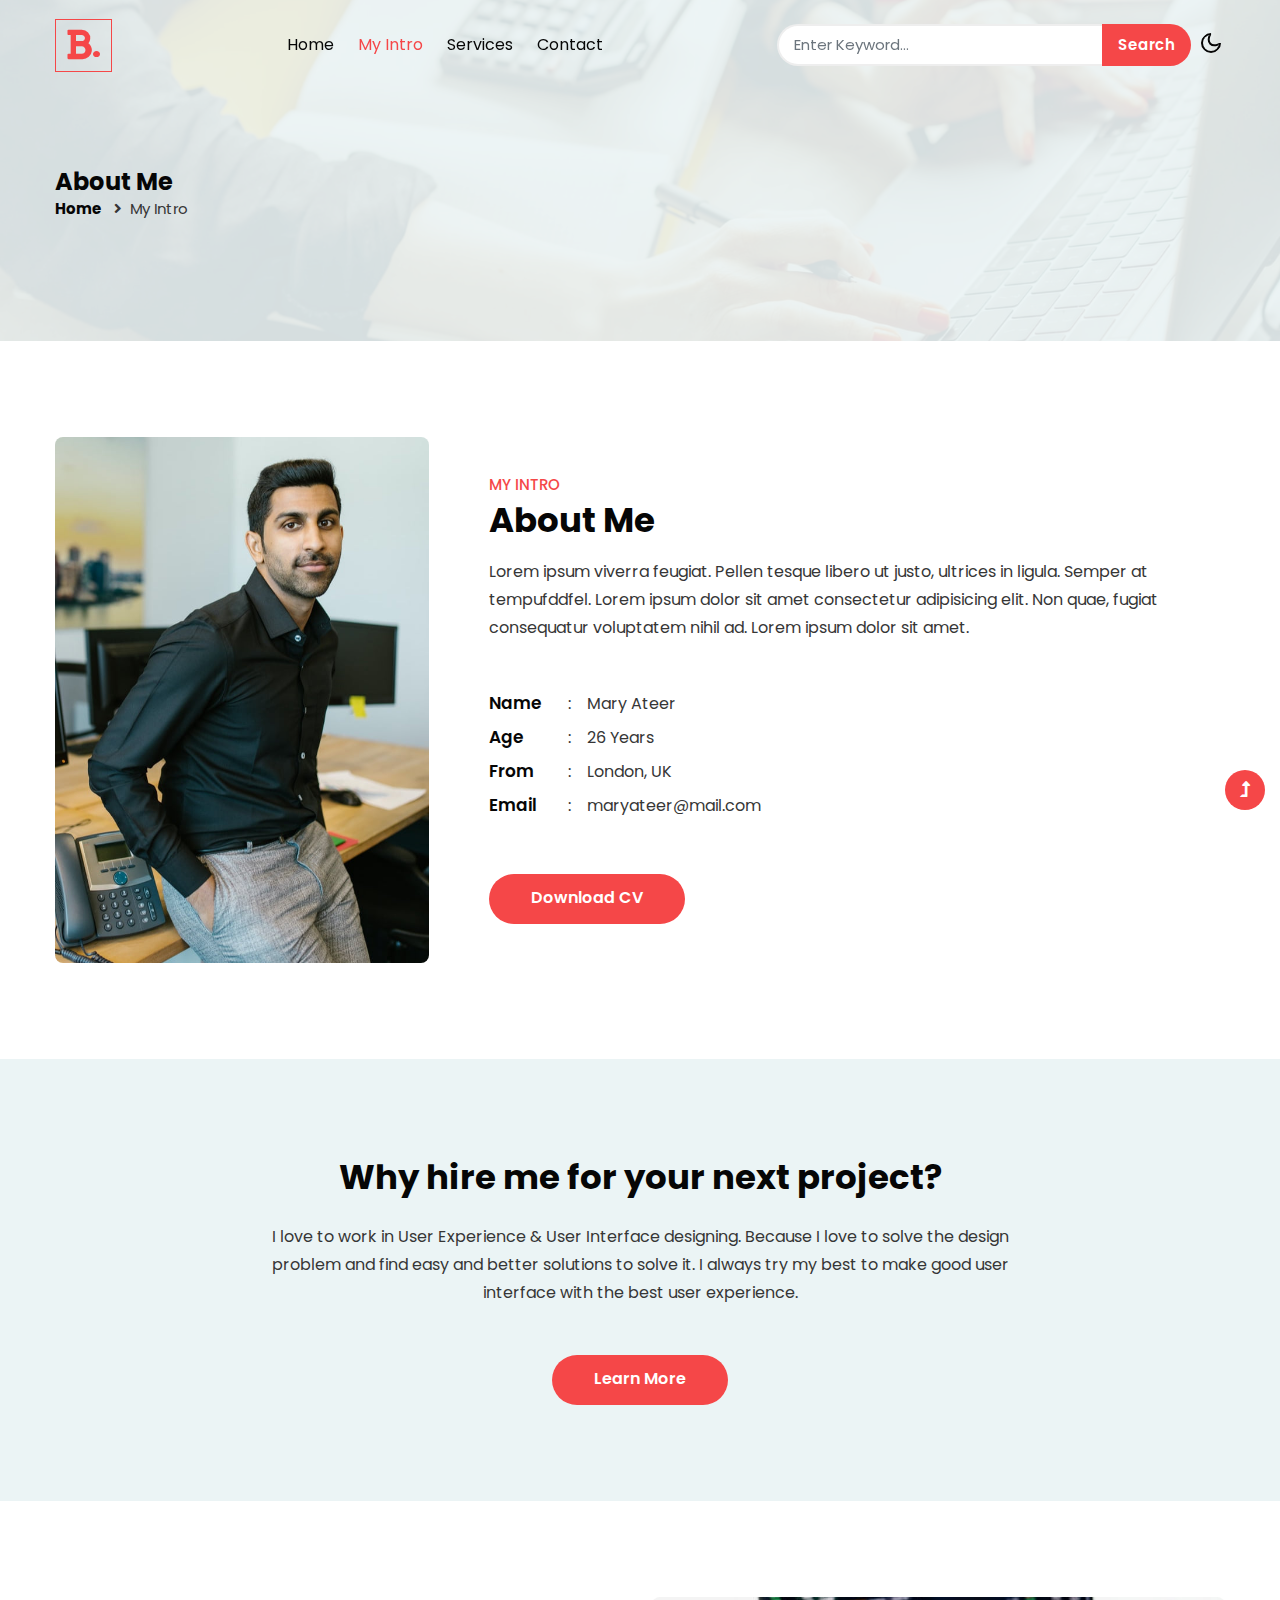
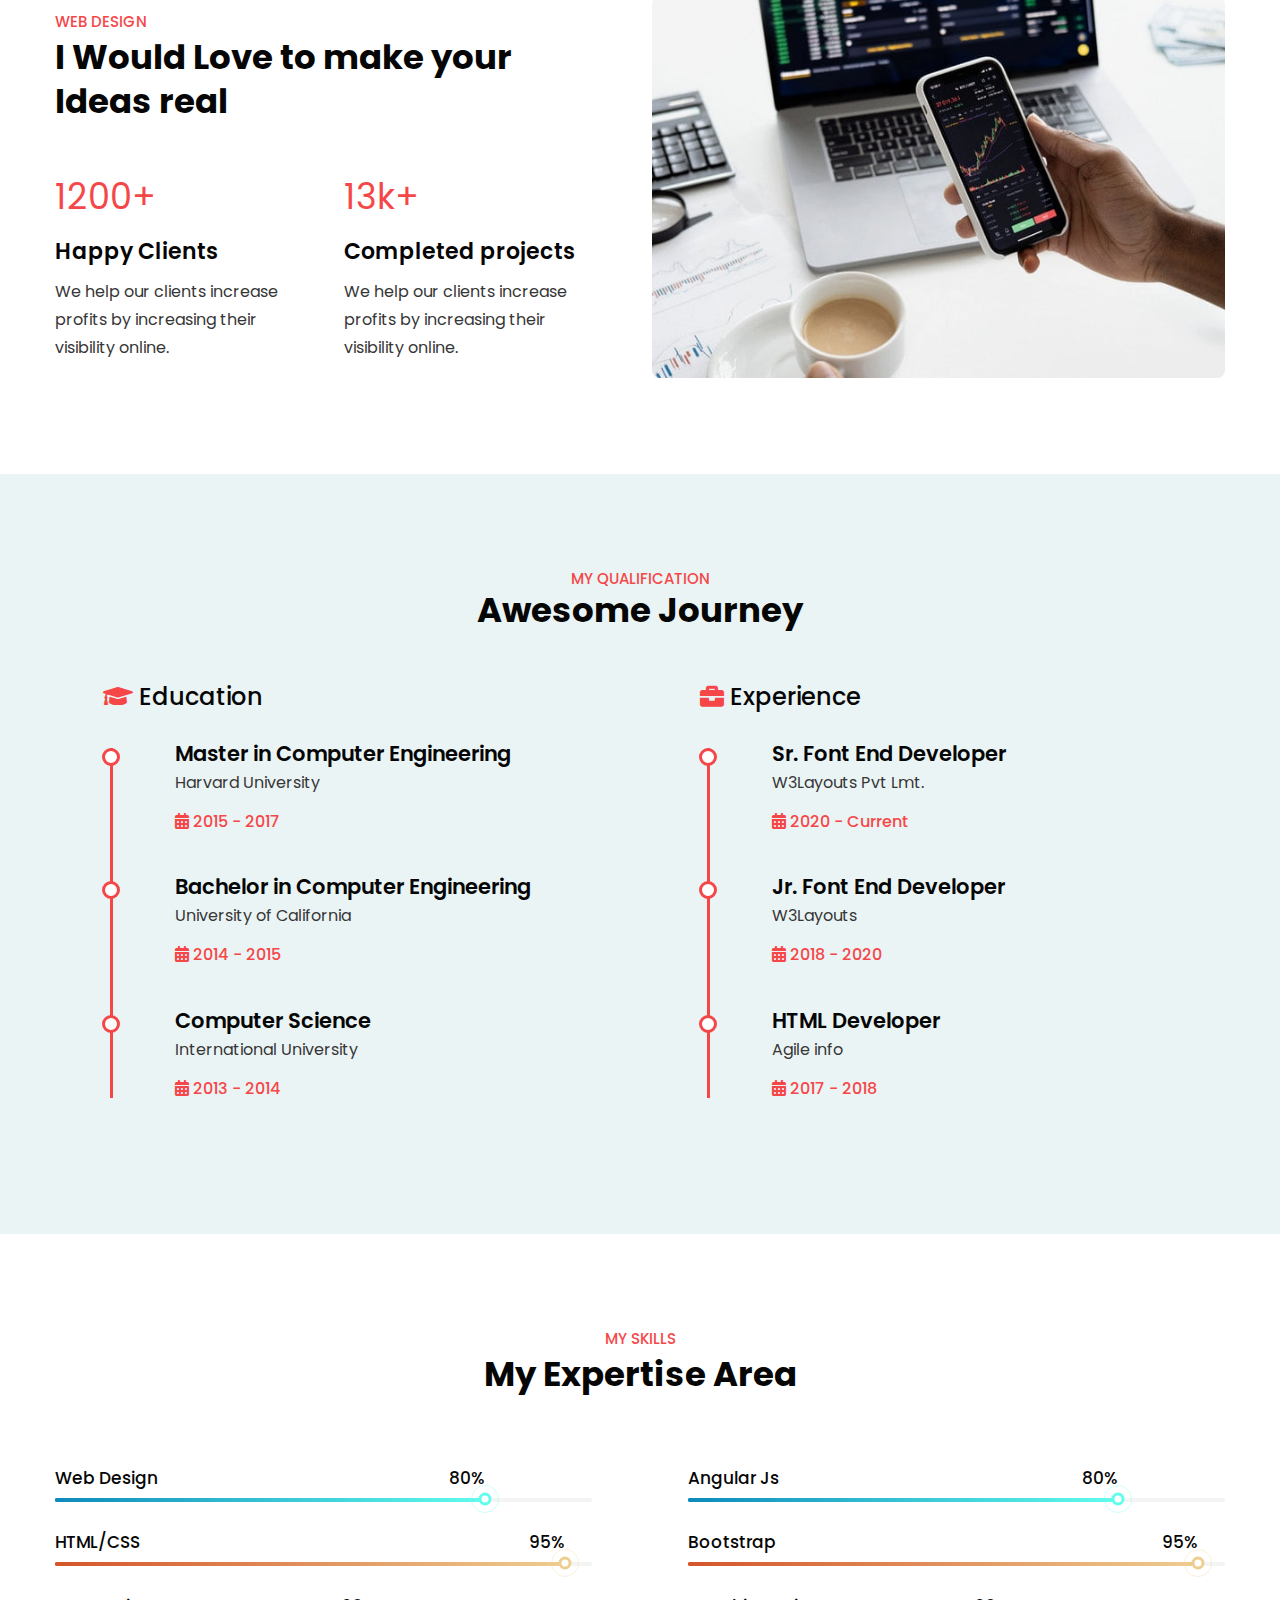
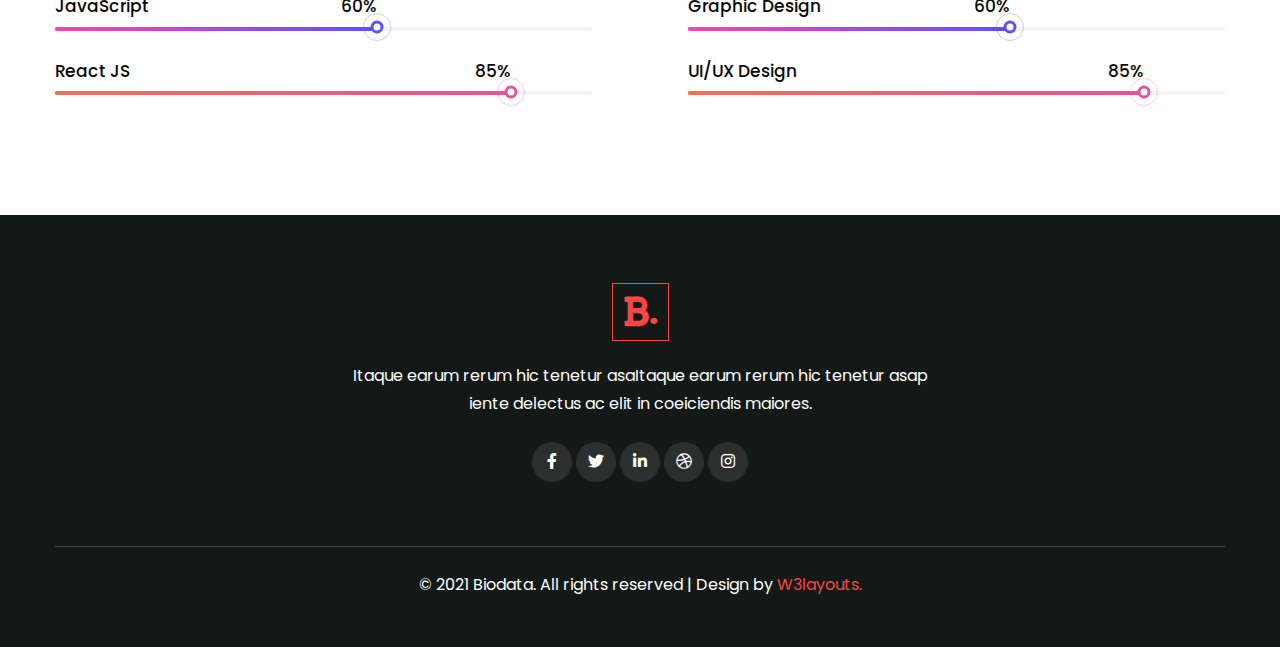
<file: public/Biodata-Starter/about.html>
<!--
Author: W3layouts
Author URL: http://w3layouts.com
-->
<!doctype html>
<html lang="en">

<head>
    <!-- Required meta tags -->
    <meta charset="utf-8">
    <meta name="viewport" content="width=device-width, initial-scale=1">
    <title>Biodata - Personal Category Bootstrap Responsive Web Template - About : W3Layouts</title>
    <!-- google font -->
    <link href="//fonts.googleapis.com/css2?family=Poppins:wght@100;200;300;400;500;600;700;800;900&display=swap"
        rel="stylesheet">
    <!-- Template CSS Style link -->
    <link rel="stylesheet" href="assets/css/style-starter.css">
</head>

<body>
    <!-- header -->
    <header id="site-header" class="fixed-top">
        <div class="container">
            <nav class="navbar navbar-expand-lg navbar-light">
                <a class="navbar-brand" href="index.html">
                    <i class="fas fa-bold"></i>.
                </a>
                <button class="navbar-toggler collapsed" type="button" data-bs-toggle="collapse"
                    data-bs-target="#navbarScroll" aria-controls="navbarScroll" aria-expanded="false"
                    aria-label="Toggle navigation">
                    <span class="navbar-toggler-icon fa icon-expand fa-bars"></span>
                    <span class="navbar-toggler-icon fa icon-close fa-times"></span>
                </button>
                <div class="collapse navbar-collapse" id="navbarScroll">
                    <ul class="navbar-nav mx-auto my-2 my-lg-0 navbar-nav-scroll">
                        <li class="nav-item">
                            <a class="nav-link" aria-current="page" href="index.html">Home</a>
                        </li>
                        <li class="nav-item">
                            <a class="nav-link active" href="about.html">My Intro</a>
                        </li>
                        <li class="nav-item">
                            <a class="nav-link" href="services.html">Services</a>
                        </li>
                        <li class="nav-item">
                            <a class="nav-link" href="contact.html">Contact</a>
                        </li>
                    </ul>
                    <form action="#search" method="GET" class="d-flex search-header">
                        <input class="form-control" type="search" placeholder="Enter Keyword..." aria-label="Search"
                            required>
                        <button class="btn btn-style" type="submit">Search</button>
                    </form>
                </div>
                <!-- toggle switch for light and dark theme -->
                <div class="cont-ser-position">
                    <nav class="navigation">
                        <div class="theme-switch-wrapper">
                            <label class="theme-switch" for="checkbox">
                                <input type="checkbox" id="checkbox">
                                <div class="mode-container">
                                    <i class="gg-sun"></i>
                                    <i class="gg-moon"></i>
                                </div>
                            </label>
                        </div>
                    </nav>
                </div>
                <!-- //toggle switch for light and dark theme -->
            </nav>
        </div>
    </header>
    <!-- //header -->

    <!-- inner banner -->
    <section class="inner-banner py-5">
        <div class="w3l-breadcrumb py-lg-5">
            <div class="container pt-4 pb-sm-4">
                <h4 class="inner-text-title font-weight-bold pt-sm-5 pt-4">About Me</h4>
                <ul class="breadcrumbs-custom-path">
                    <li><a href="index.html">Home</a></li>
                    <li class="active"><i class="fas fa-angle-right mx-2"></i>My Intro</li>
                </ul>
            </div>
        </div>
    </section>
    <!-- //inner banner -->

    <!-- about section -->
    <section class="w3l-aboutblock1 py-5" id="about">
        <div class="container py-md-5 py-4">
            <div class="row align-items-center">
                <div class="col-lg-4">
                    <div class="position-relative">
                        <img src="assets/images/about.jpg" alt="" class="radius-image img-fluid">
                    </div>
                </div>
                <div class="col-lg-8 ps-lg-5 mt-lg-0 mt-5">
                    <h5 class="title-small mb-1">My Intro</h5>
                    <h3 class="title-style">About Me</h3>
                    <p class="mt-3">Lorem ipsum viverra feugiat. Pellen tesque libero ut justo,
                        ultrices in ligula. Semper at tempufddfel. Lorem ipsum dolor sit amet consectetur
                        adipisicing
                        elit. Non quae, fugiat consequatur voluptatem nihil ad. Lorem ipsum dolor sit amet.</p>
                    <div class="my-info mt-md-5 mt-4">
                        <ul class="single-info">
                            <li class="name-style">Name</li>
                            <li>:</li>
                            <li>
                                <p>Mary Ateer</p>
                            </li>
                        </ul>
                        <ul class="single-info">
                            <li class="name-style">Age</li>
                            <li>:</li>
                            <li>
                                <p>26 Years</p>
                            </li>
                        </ul>
                        <ul class="single-info">
                            <li class="name-style">From</li>
                            <li>:</li>
                            <li>
                                <p>London, UK</p>
                            </li>
                        </ul>
                        <ul class="single-info">
                            <li class="name-style">Email</li>
                            <li>:</li>
                            <li>
                                <p><a href="mailto:maryateer@mail.com">maryateer@mail.com</a></p>
                            </li>
                        </ul>
                    </div>
                    <a href="#download" class="btn btn-style mt-5">Download CV</a>
                </div>
            </div>
        </div>
    </section>
    <!-- //about section -->

    <!-- text with button -->
    <section class="w3l-timeline-1 text-center py-5">
        <div class="container py-lg-5 py-4">
            <div class="mx-auto" style="max-width:800px">
                <h3 class="title-style mb-4">Why hire me for your next project?</h3>
                <p>I love to work in User Experience & User Interface designing. Because I love to solve the design
                    problem
                    and find easy and better solutions to solve it. I always try my best to make good user interface
                    with
                    the best user experience.</p>
                <a href="services.html" class="btn btn-style mt-5">Learn More</a>
            </div>
        </div>
    </section>
    <!-- //text with button -->

    <!-- about2 section -->
    <section class="w3l-about2 py-5">
        <div class="container py-lg-5 py-md-4 py-2">
            <div class="row align-items-center">
                <div class="col-lg-6 pe-lg-5">
                    <h5 class="title-small mb-1">Web Design</h5>
                    <h3 class="title-style">I Would Love to make your Ideas real</h3>
                    <div class="cwp23-text-cols mt-lg-5 mt-4">
                        <div class="column">
                            <span>1200+</span>
                            <h4>Happy Clients</h4>
                            <p>We help our clients increase profits by increasing their visibility online.</p>
                        </div>
                        <div class="column">
                            <span>13k+</span>
                            <h4>Completed projects </h4>
                            <p>We help our clients increase profits by increasing their visibility online. </p>
                        </div>

                    </div>
                </div>
                <div class="col-lg-6 cwp23-text align-self mt-lg-0 mt-5">
                    <img src="assets/images/blog5.jpg" alt="" class="radius-image img-fluid">
                </div>
            </div>
        </div>
    </section>
    <!-- //about2 section -->

    <!-- qualification section -->
    <section class="w3l-timeline-1 py-5">
        <div class="container py-lg-5 py-4">
            <div class="title-heading-w3 text-center mb-sm-5 mb-4">
                <h5 class="title-small">My Qualification</h5>
                <h3 class="title-style">Awesome Journey</h3>
            </div>
            <div class="row">
                <div class="col-lg-6">
                    <h5 class="sub-title-timeline"><i class="fas fa-graduation-cap"></i> Education</h5>
                    <div class="timeline">
                        <div class="column">
                            <div class="title">
                                <h2>Master in Computer Engineering</h2>
                            </div>
                            <div class="description">
                                <p>Harvard University</p>
                                <h6><i class="fas fa-calendar-alt"></i> 2015 - 2017</h6>
                            </div>
                        </div>
                        <div class="column">
                            <div class="title">
                                <h2>Bachelor in Computer Engineering</h2>
                            </div>
                            <div class="description">
                                <p>University of California</p>
                                <h6><i class="fas fa-calendar-alt"></i> 2014 - 2015</h6>
                            </div>
                        </div>
                        <div class="column">
                            <div class="title">
                                <h2>Computer Science</h2>
                            </div>
                            <div class="description">
                                <p>International University</p>
                                <h6><i class="fas fa-calendar-alt"></i> 2013 - 2014</h6>
                            </div>
                        </div>
                    </div>
                </div>

                <div class="col-lg-6 mt-lg-0 mt-4">
                    <h5 class="sub-title-timeline"><i class="fas fa-briefcase"></i> Experience</h5>
                    <div class="timeline">
                        <div class="column">
                            <div class="title">
                                <h2>Sr. Font End Developer</h2>
                            </div>
                            <div class="description">
                                <p>W3Layouts Pvt Lmt.</p>
                                <h6><i class="fas fa-calendar-alt"></i> 2020 - Current</h6>
                            </div>
                        </div>
                        <div class="column">
                            <div class="title">
                                <h2>Jr. Font End Developer</h2>
                            </div>
                            <div class="description">
                                <p>W3Layouts</p>
                                <h6><i class="fas fa-calendar-alt"></i> 2018 - 2020</h6>
                            </div>
                        </div>
                        <div class="column">
                            <div class="title">
                                <h2>HTML Developer</h2>
                            </div>
                            <div class="description">
                                <p>Agile info</p>
                                <h6><i class="fas fa-calendar-alt"></i> 2017 - 2018</h6>
                            </div>
                        </div>
                    </div>
                </div>
            </div>
        </div>
    </section>
    <!-- //qualification section -->

    <!-- skills section -->
    <section class="w3l-progress py-5" id="progress">
        <div class="container py-md-5 py-4">
            <div class="title-heading-w3 text-center mb-sm-5 mb-4">
                <h5 class="title-small mb-1">My Skills</h5>
                <h3 class="title-style">My Expertise Area</h3>
            </div>
            <div class="row py-lg-4">
                <div class="col-lg-6 pe-lg-5">
                    <div class="progress-info info1">
                        <h6 class="progress-tittle">Web Design <span class="">80%</span></h6>
                        <div class="progress">
                            <div class="progress-bar progress-bar-striped gradient-1" role="progressbar"
                                style="width: 80%" aria-valuenow="90" aria-valuemin="0" aria-valuemax="100">
                            </div>
                        </div>
                    </div>
                    <div class="progress-info info2">
                        <h6 class="progress-tittle">HTML/CSS <span class="">95%</span>
                        </h6>
                        <div class="progress">
                            <div class="progress-bar progress-bar-striped gradient-2" role="progressbar"
                                style="width: 95%" aria-valuenow="95" aria-valuemin="0" aria-valuemax="100">
                            </div>
                        </div>
                    </div>
                    <div class="progress-info info3">
                        <h6 class="progress-tittle">JavaScript <span class="">60%</span></h6>
                        <div class="progress">
                            <div class="progress-bar progress-bar-striped gradient-3" role="progressbar"
                                style="width: 60%" aria-valuenow="95" aria-valuemin="0" aria-valuemax="100">
                            </div>
                        </div>
                    </div>
                    <div class="progress-info info4 mb-0">
                        <h6 class="progress-tittle">React JS <span class="">85%</span></h6>
                        <div class="progress">
                            <div class="progress-bar progress-bar-striped gradient-4" role="progressbar"
                                style="width: 85%" aria-valuenow="95" aria-valuemin="0" aria-valuemax="100">
                            </div>
                        </div>
                    </div>
                </div>
                <div class="col-lg-6 ps-lg-5 mt-lg-0 mt-5">
                    <div class="progress-info info1">
                        <h6 class="progress-tittle">Angular Js <span class="">80%</span></h6>
                        <div class="progress">
                            <div class="progress-bar progress-bar-striped gradient-1" role="progressbar"
                                style="width: 80%" aria-valuenow="90" aria-valuemin="0" aria-valuemax="100">
                            </div>
                        </div>
                    </div>
                    <div class="progress-info info2">
                        <h6 class="progress-tittle">Bootstrap <span class="">95%</span>
                        </h6>
                        <div class="progress">
                            <div class="progress-bar progress-bar-striped gradient-2" role="progressbar"
                                style="width: 95%" aria-valuenow="95" aria-valuemin="0" aria-valuemax="100">
                            </div>
                        </div>
                    </div>
                    <div class="progress-info info3">
                        <h6 class="progress-tittle">Graphic Design <span class="">60%</span></h6>
                        <div class="progress">
                            <div class="progress-bar progress-bar-striped gradient-3" role="progressbar"
                                style="width: 60%" aria-valuenow="95" aria-valuemin="0" aria-valuemax="100">
                            </div>
                        </div>
                    </div>
                    <div class="progress-info info4 mb-0">
                        <h6 class="progress-tittle">UI/UX Design <span class="">85%</span></h6>
                        <div class="progress">
                            <div class="progress-bar progress-bar-striped gradient-4" role="progressbar"
                                style="width: 85%" aria-valuenow="95" aria-valuemin="0" aria-valuemax="100">
                            </div>
                        </div>
                    </div>
                </div>
            </div>
        </div>
    </section>
    <!-- //skills section -->

    <!-- footer -->
    <footer class="footer-w3ls text-center py-5">
        <div class="container pt-4">
            <div class="mx-auto" style="max-width:600px;">
                <a href="index.html" class="footer-logo py-1">
                    <i class="fas fa-bold"></i>.
                </a>
                <p class="mt-4 text-white">Itaque earum rerum hic tenetur asaItaque
                    earum rerum hic tenetur asap iente delectus ac elit in
                    coeiciendis maiores.</p>
                <div class="social-icons-main mt-4 pb-3">
                    <ul class="social-icons3">
                        <li>
                            <a href="#facebook">
                                <i class="fab fa-facebook-f"></i>
                            </a>
                        </li>
                        <li>
                            <a href="#twitter">
                                <i class="fab fa-twitter"></i>
                            </a>
                        </li>
                        <li>
                            <a href="#linkedinin">
                                <i class="fab fa-linkedin-in"></i>
                            </a>
                        </li>
                        <li>
                            <a href="#dribbble">
                                <i class="fab fa-dribbble"></i>
                            </a>
                        </li>
                        <li>
                            <a href="#instagram">
                                <i class="fab fa-instagram"></i>
                            </a>
                        </li>
                    </ul>
                </div>
            </div>
            <!-- copyright -->
            <p class="copy-right-w3 text-white mt-5 pt-4">© 2021 Biodata. All rights reserved | Design by
                <a href="http://w3layouts.com" target="_blank"> W3layouts.</a>
            </p>
        </div>
    </footer>
    <!-- //footer -->

    <!-- Js scripts -->
    <!-- move top -->
    <button onclick="topFunction()" id="movetop" title="Go to top">
        <span class="fas fa-level-up-alt" aria-hidden="true"></span>
    </button>
    <script>
        // When the user scrolls down 20px from the top of the document, show the button
        window.onscroll = function () {
            scrollFunction()
        };

        function scrollFunction() {
            if (document.body.scrollTop > 20 || document.documentElement.scrollTop > 20) {
                document.getElementById("movetop").style.display = "block";
            } else {
                document.getElementById("movetop").style.display = "none";
            }
        }

        // When the user clicks on the button, scroll to the top of the document
        function topFunction() {
            document.body.scrollTop = 0;
            document.documentElement.scrollTop = 0;
        }
    </script>
    <!-- //move top -->

    <!-- common jquery plugin -->
    <script src="assets/js/jquery-3.3.1.min.js"></script>
    <!-- //common jquery plugin -->

    <!-- theme switch js (light and dark)-->
    <script src="assets/js/theme-change.js"></script>
    <!-- //theme switch js (light and dark)-->

    <!-- MENU-JS -->
    <script>
        $(window).on("scroll", function () {
            var scroll = $(window).scrollTop();

            if (scroll >= 80) {
                $("#site-header").addClass("nav-fixed");
            } else {
                $("#site-header").removeClass("nav-fixed");
            }
        });

        //Main navigation Active Class Add Remove
        $(".navbar-toggler").on("click", function () {
            $("header").toggleClass("active");
        });
        $(document).on("ready", function () {
            if ($(window).width() > 991) {
                $("header").removeClass("active");
            }
            $(window).on("resize", function () {
                if ($(window).width() > 991) {
                    $("header").removeClass("active");
                }
            });
        });
    </script>
    <!-- //MENU-JS -->

    <!-- disable body scroll which navbar is in active -->
    <script>
        $(function () {
            $('.navbar-toggler').click(function () {
                $('body').toggleClass('noscroll');
            })
        });
    </script>
    <!-- //disable body scroll which navbar is in active -->

    <!-- bootstrap -->
    <script src="assets/js/bootstrap.min.js"></script>
    <!-- //bootstrap -->
    <!-- //Js scripts -->
</body>

</html>
</file>
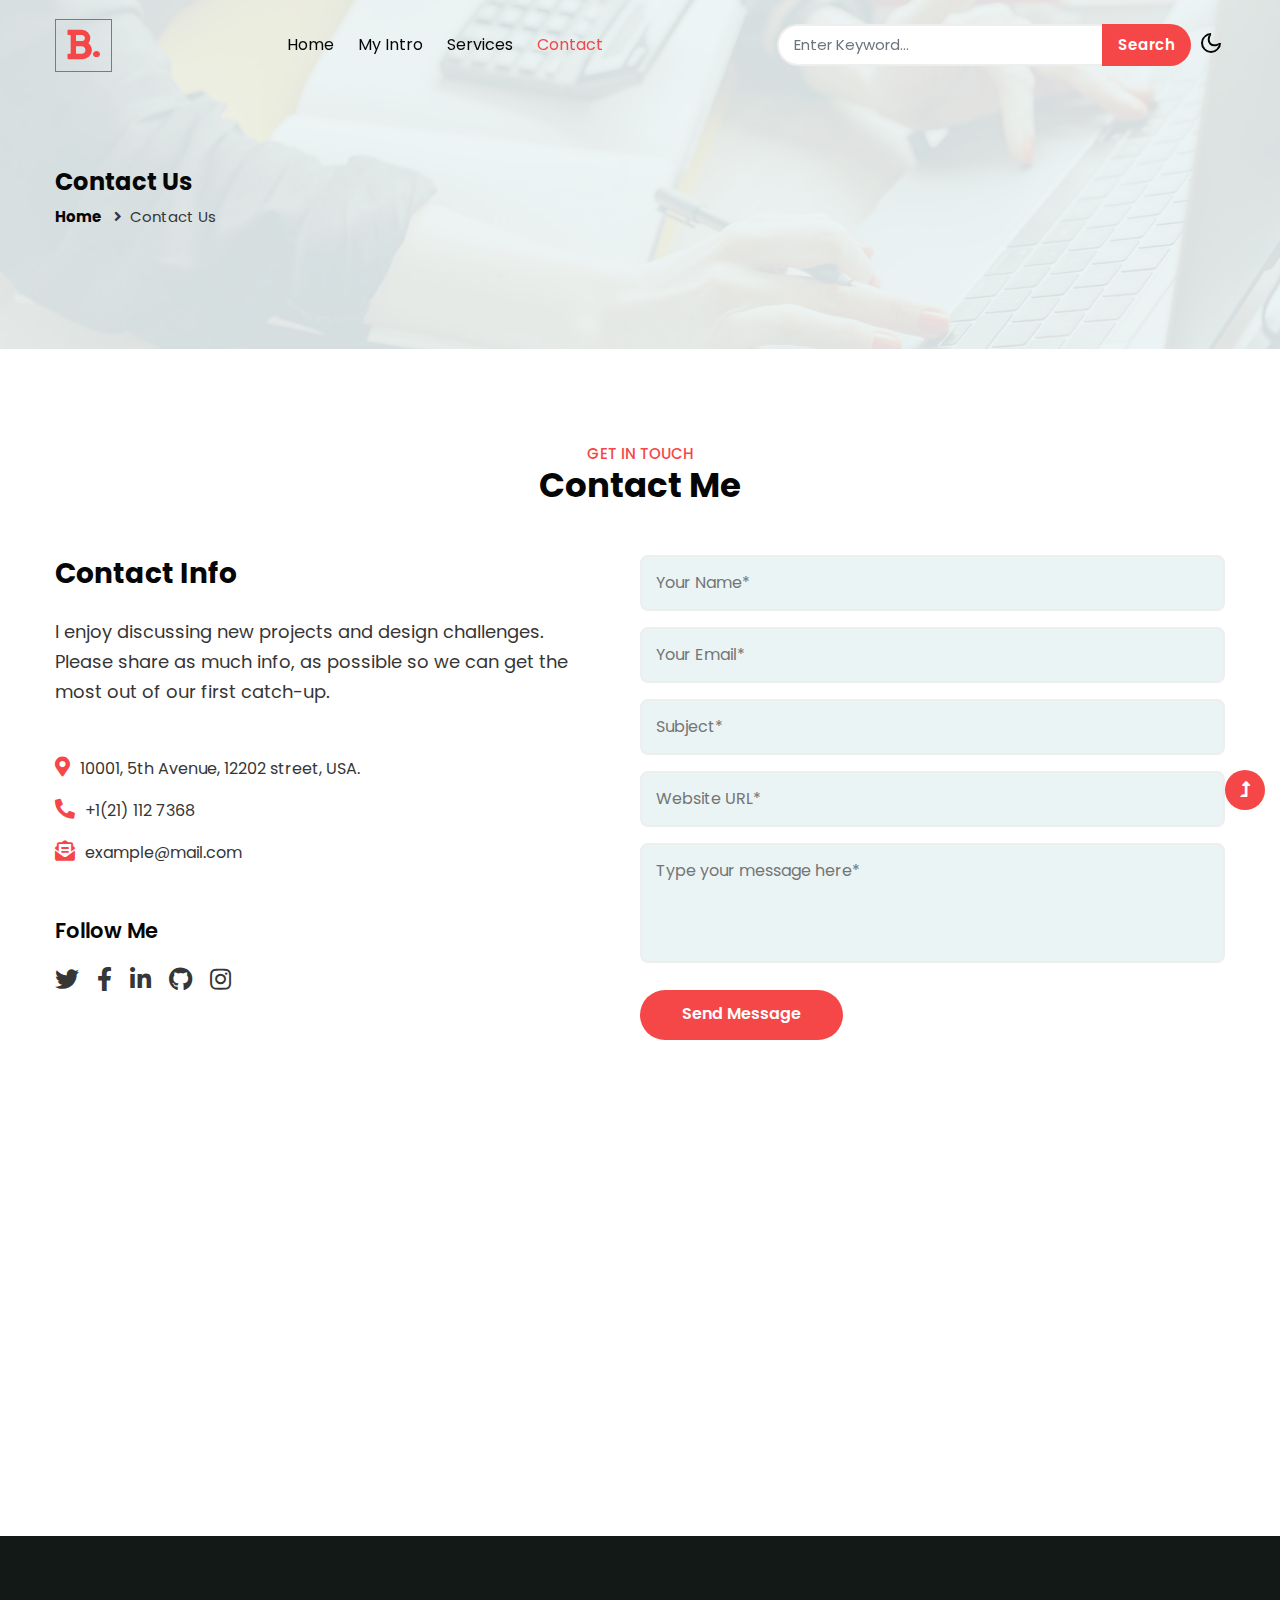
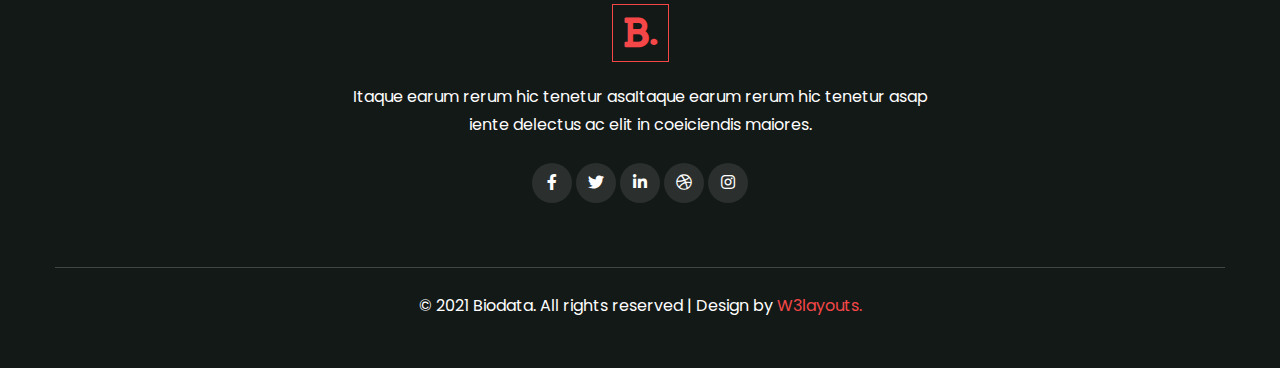
<file: public/Biodata-Starter/contact.html>
<!--
Author: W3layouts
Author URL: http://w3layouts.com
-->
<!doctype html>
<html lang="en">

<head>
    <!-- Required meta tags -->
    <meta charset="utf-8">
    <meta name="viewport" content="width=device-width, initial-scale=1">
    <title>Biodata - Personal Category Bootstrap Responsive Web Template - Contact : W3Layouts</title>
    <!-- google font -->
    <link href="//fonts.googleapis.com/css2?family=Poppins:wght@100;200;300;400;500;600;700;800;900&display=swap"
        rel="stylesheet">
    <!-- Template CSS Style link -->
    <link rel="stylesheet" href="assets/css/style-starter.css">
</head>

<body>
    <!-- header -->
    <header id="site-header" class="fixed-top">
        <div class="container">
            <nav class="navbar navbar-expand-lg navbar-light">
                <a class="navbar-brand" href="index.html">
                    <i class="fas fa-bold"></i>.
                </a>
                <button class="navbar-toggler collapsed" type="button" data-bs-toggle="collapse"
                    data-bs-target="#navbarScroll" aria-controls="navbarScroll" aria-expanded="false"
                    aria-label="Toggle navigation">
                    <span class="navbar-toggler-icon fa icon-expand fa-bars"></span>
                    <span class="navbar-toggler-icon fa icon-close fa-times"></span>
                </button>
                <div class="collapse navbar-collapse" id="navbarScroll">
                    <ul class="navbar-nav mx-auto my-2 my-lg-0 navbar-nav-scroll">
                        <li class="nav-item">
                            <a class="nav-link" aria-current="page" href="index.html">Home</a>
                        </li>
                        <li class="nav-item">
                            <a class="nav-link" href="about.html">My Intro</a>
                        </li>
                        <li class="nav-item">
                            <a class="nav-link" href="services.html">Services</a>
                        </li>
                        <li class="nav-item">
                            <a class="nav-link active" href="contact.html">Contact</a>
                        </li>
                    </ul>
                    <form action="#search" method="GET" class="d-flex search-header">
                        <input class="form-control" type="search" placeholder="Enter Keyword..." aria-label="Search"
                            required>
                        <button class="btn btn-style" type="submit">Search</button>
                    </form>
                </div>
                <!-- toggle switch for light and dark theme -->
                <div class="cont-ser-position">
                    <nav class="navigation">
                        <div class="theme-switch-wrapper">
                            <label class="theme-switch" for="checkbox">
                                <input type="checkbox" id="checkbox">
                                <div class="mode-container">
                                    <i class="gg-sun"></i>
                                    <i class="gg-moon"></i>
                                </div>
                            </label>
                        </div>
                    </nav>
                </div>
                <!-- //toggle switch for light and dark theme -->
            </nav>
        </div>
    </header>
    <!-- //header -->

    <!-- inner banner -->
    <section class="inner-banner py-5">
        <div class="w3l-breadcrumb py-lg-5">
            <div class="container pt-4 pb-sm-4">
                <h4 class="inner-text-title pt-sm-5 pt-4">Contact Us</h4>
                <ul class="breadcrumbs-custom-path mt-2">
                    <li><a href="index.html">Home</a></li>
                    <li class="active"><i class="fas fa-angle-right mx-2"></i>Contact Us</li>
                </ul>
            </div>
        </div>
    </section>
    <!-- //inner banner -->

    <!-- contact -->
    <section class="w3l-contact py-5" id="contact">
        <div class="container py-lg-5 py-4">
            <div class="title-heading-w3 text-center mb-sm-5 mb-4">
                <h5 class="title-small">Get In Touch</h5>
                <h3 class="title-style">Contact Me</h3>
            </div>
            <div class="row contact-block">
                <div class="col-md-6 contact-left pe-lg-5">
                    <h3 class="mb-sm-4 mb-3">Contact Info</h3>
                    <p class="cont-para mb-sm-5 mb-4">I enjoy discussing new projects and design challenges. Please
                        share as
                        much info, as possible so
                        we can get the most out of our first catch-up.</p>
                    <div class="cont-details">
                        <p><i class="fas fa-map-marker-alt"></i>10001, 5th Avenue, 12202 street, USA.</p>
                        <p><i class="fas fa-phone-alt"></i><a href="tel:+1(21) 234 4567">+1(21) 112 7368</a></p>
                        <p><i class="fas fa-envelope-open-text"></i><a href="mailto:example@mail.com"
                                class="mail">example@mail.com</a></p>
                    </div>
                    <h4 class="mb-3 mt-5">Follow Me</h4>
                    <ul class="social-icons-contact">
                        <li>
                            <a href="#twitter">
                                <i class="fab fa-twitter"></i>
                            </a>
                        </li>
                        <li>
                            <a href="#facebook">
                                <i class="fab fa-facebook-f"></i>
                            </a>
                        </li>
                        <li>
                            <a href="#linkedinin">
                                <i class="fab fa-linkedin-in"></i>
                            </a>
                        </li>
                        <li>
                            <a href="#github">
                                <i class="fab fa-github"></i>
                            </a>
                        </li>
                        <li>
                            <a href="#instagram">
                                <i class="fab fa-instagram"></i>
                            </a>
                        </li>
                    </ul>
                </div>
                <div class="col-md-6 contact-right mt-md-0 mt-5 ps-lg-0">
                    <form action="https://sendmail.w3layouts.com/submitForm" method="post" class="signin-form">
                        <div class="input-grids">
                            <input type="text" name="w3lName" id="w3lName" placeholder="Your Name*"
                                class="contact-input" required="" />
                            <input type="email" name="w3lSender" id="w3lSender" placeholder="Your Email*"
                                class="contact-input" required="" />
                            <input type="text" name="w3lSubect" id="w3lSubect" placeholder="Subject*"
                                class="contact-input" required="" />
                            <input type="text" name="w3lWebsite" id="w3lWebsite" placeholder="Website URL*"
                                class="contact-input" required="" />
                        </div>
                        <div class="form-input">
                            <textarea name="w3lMessage" id="w3lMessage" placeholder="Type your message here*"
                                required=""></textarea>
                        </div>
                        <button class="btn btn-style">Send Message</button>
                    </form>
                </div>
            </div>
        </div>
    </section>
    <!-- map -->
    <div class="map-iframe">
        <iframe
            src="https://www.google.com/maps/embed?pb=!1m18!1m12!1m3!1d317718.69319292053!2d-0.3817765050863085!3d51.528307984912544!2m3!1f0!2f0!3f0!3m2!1i1024!2i768!4f13.1!3m3!1m2!1s0x47d8a00baf21de75%3A0x52963a5addd52a99!2sLondon%2C+UK!5e0!3m2!1sen!2spl!4v1562654563739!5m2!1sen!2spl"
            width="100%" height="400" frameborder="0" style="border: 0px;" allowfullscreen=""></iframe>
    </div>
    <!-- //contact -->

    <!-- footer -->
    <footer class="footer-w3ls text-center py-5">
        <div class="container pt-4">
            <div class="mx-auto" style="max-width:600px;">
                <a href="index.html" class="footer-logo py-1">
                    <i class="fas fa-bold"></i>.
                </a>
                <p class="mt-4 text-white">Itaque earum rerum hic tenetur asaItaque
                    earum rerum hic tenetur asap iente delectus ac elit in
                    coeiciendis maiores.</p>
                <div class="social-icons-main mt-4 pb-3">
                    <ul class="social-icons3">
                        <li>
                            <a href="#facebook">
                                <i class="fab fa-facebook-f"></i>
                            </a>
                        </li>
                        <li>
                            <a href="#twitter">
                                <i class="fab fa-twitter"></i>
                            </a>
                        </li>
                        <li>
                            <a href="#linkedinin">
                                <i class="fab fa-linkedin-in"></i>
                            </a>
                        </li>
                        <li>
                            <a href="#dribbble">
                                <i class="fab fa-dribbble"></i>
                            </a>
                        </li>
                        <li>
                            <a href="#instagram">
                                <i class="fab fa-instagram"></i>
                            </a>
                        </li>
                    </ul>
                </div>
            </div>
            <!-- copyright -->
            <p class="copy-right-w3 text-white mt-5 pt-4">© 2021 Biodata. All rights reserved | Design by
                <a href="http://w3layouts.com" target="_blank"> W3layouts.</a>
            </p>
        </div>
    </footer>
    <!-- //footer -->

    <!-- Js scripts -->
    <!-- move top -->
    <button onclick="topFunction()" id="movetop" title="Go to top">
        <span class="fas fa-level-up-alt" aria-hidden="true"></span>
    </button>
    <script>
        // When the user scrolls down 20px from the top of the document, show the button
        window.onscroll = function () {
            scrollFunction()
        };

        function scrollFunction() {
            if (document.body.scrollTop > 20 || document.documentElement.scrollTop > 20) {
                document.getElementById("movetop").style.display = "block";
            } else {
                document.getElementById("movetop").style.display = "none";
            }
        }

        // When the user clicks on the button, scroll to the top of the document
        function topFunction() {
            document.body.scrollTop = 0;
            document.documentElement.scrollTop = 0;
        }
    </script>
    <!-- //move top -->

    <!-- common jquery plugin -->
    <script src="assets/js/jquery-3.3.1.min.js"></script>
    <!-- //common jquery plugin -->

    <!-- theme switch js (light and dark)-->
    <script src="assets/js/theme-change.js"></script>
    <!-- //theme switch js (light and dark)-->

    <!-- MENU-JS -->
    <script>
        $(window).on("scroll", function () {
            var scroll = $(window).scrollTop();

            if (scroll >= 80) {
                $("#site-header").addClass("nav-fixed");
            } else {
                $("#site-header").removeClass("nav-fixed");
            }
        });

        //Main navigation Active Class Add Remove
        $(".navbar-toggler").on("click", function () {
            $("header").toggleClass("active");
        });
        $(document).on("ready", function () {
            if ($(window).width() > 991) {
                $("header").removeClass("active");
            }
            $(window).on("resize", function () {
                if ($(window).width() > 991) {
                    $("header").removeClass("active");
                }
            });
        });
    </script>
    <!-- //MENU-JS -->

    <!-- disable body scroll which navbar is in active -->
    <script>
        $(function () {
            $('.navbar-toggler').click(function () {
                $('body').toggleClass('noscroll');
            })
        });
    </script>
    <!-- //disable body scroll which navbar is in active -->

    <!-- bootstrap -->
    <script src="assets/js/bootstrap.min.js"></script>
    <!-- //bootstrap -->
    <!-- //Js scripts -->
</body>

</html>
</file>
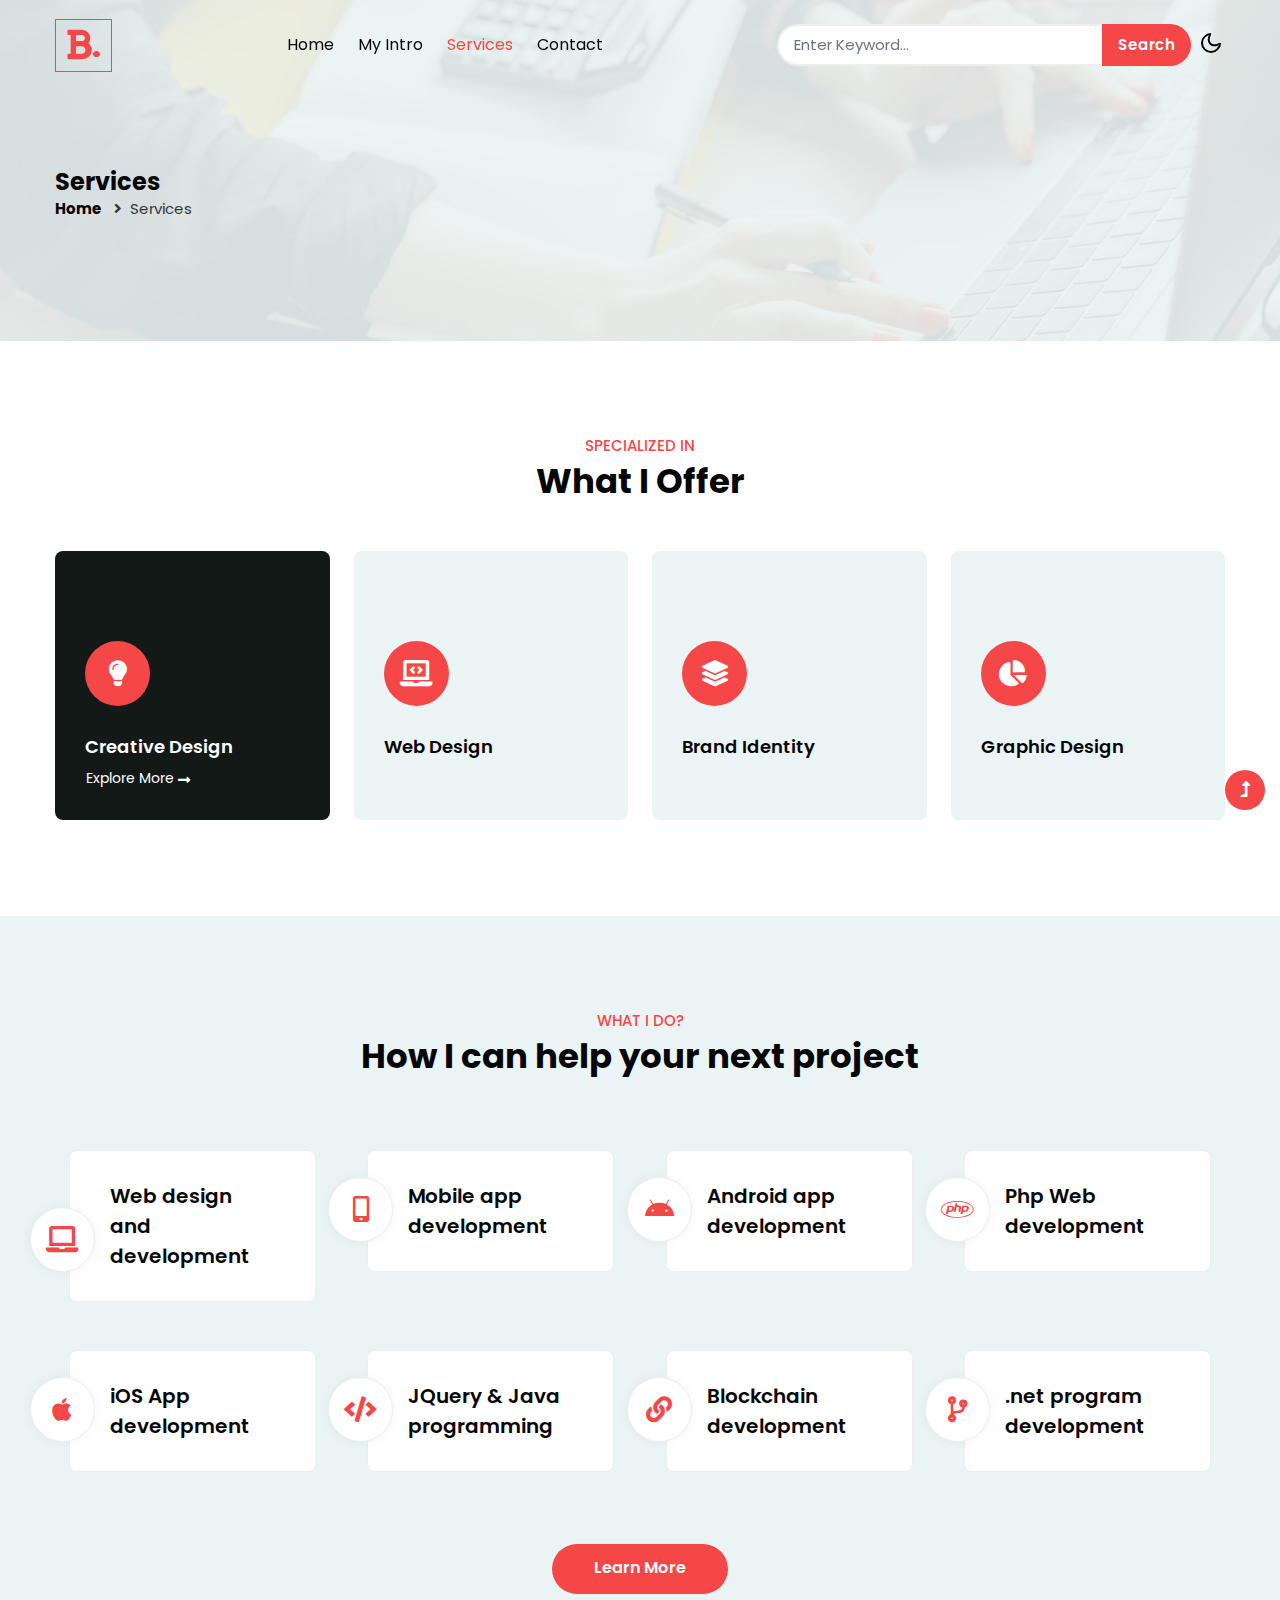
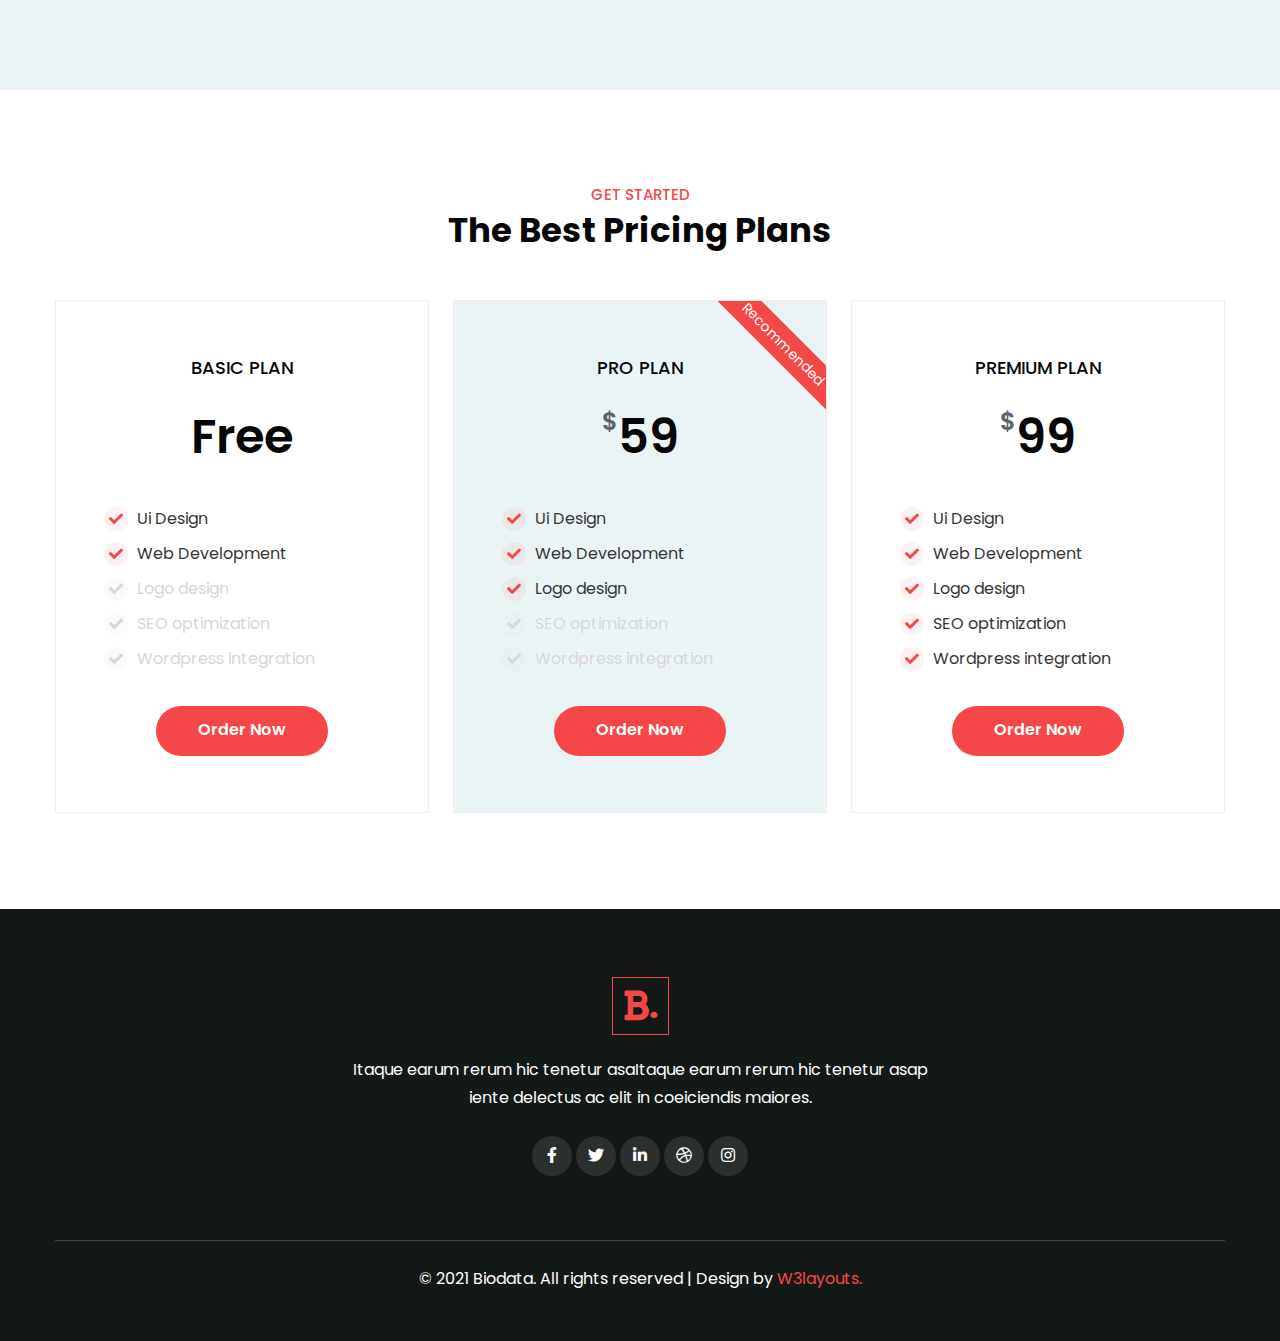
<file: public/Biodata-Starter/services.html>
<!--
Author: W3layouts
Author URL: http://w3layouts.com
-->
<!doctype html>
<html lang="en">

<head>
    <!-- Required meta tags -->
    <meta charset="utf-8">
    <meta name="viewport" content="width=device-width, initial-scale=1">
    <title>Biodata - Personal Category Bootstrap Responsive Web Template - Services : W3Layouts</title>
    <!-- google font -->
    <link href="//fonts.googleapis.com/css2?family=Poppins:wght@100;200;300;400;500;600;700;800;900&display=swap"
        rel="stylesheet">
    <!-- Template CSS Style link -->
    <link rel="stylesheet" href="assets/css/style-starter.css">
</head>

<body>
    <!-- header -->
    <header id="site-header" class="fixed-top">
        <div class="container">
            <nav class="navbar navbar-expand-lg navbar-light">
                <a class="navbar-brand" href="index.html">
                    <i class="fas fa-bold"></i>.
                </a>
                <button class="navbar-toggler collapsed" type="button" data-bs-toggle="collapse"
                    data-bs-target="#navbarScroll" aria-controls="navbarScroll" aria-expanded="false"
                    aria-label="Toggle navigation">
                    <span class="navbar-toggler-icon fa icon-expand fa-bars"></span>
                    <span class="navbar-toggler-icon fa icon-close fa-times"></span>
                </button>
                <div class="collapse navbar-collapse" id="navbarScroll">
                    <ul class="navbar-nav mx-auto my-2 my-lg-0 navbar-nav-scroll">
                        <li class="nav-item">
                            <a class="nav-link" aria-current="page" href="index.html">Home</a>
                        </li>
                        <li class="nav-item">
                            <a class="nav-link" href="about.html">My Intro</a>
                        </li>
                        <li class="nav-item">
                            <a class="nav-link active" href="services.html">Services</a>
                        </li>
                        <li class="nav-item">
                            <a class="nav-link" href="contact.html">Contact</a>
                        </li>
                    </ul>
                    <form action="#search" method="GET" class="d-flex search-header">
                        <input class="form-control" type="search" placeholder="Enter Keyword..." aria-label="Search"
                            required>
                        <button class="btn btn-style" type="submit">Search</button>
                    </form>
                </div>
                <!-- toggle switch for light and dark theme -->
                <div class="cont-ser-position">
                    <nav class="navigation">
                        <div class="theme-switch-wrapper">
                            <label class="theme-switch" for="checkbox">
                                <input type="checkbox" id="checkbox">
                                <div class="mode-container">
                                    <i class="gg-sun"></i>
                                    <i class="gg-moon"></i>
                                </div>
                            </label>
                        </div>
                    </nav>
                </div>
                <!-- //toggle switch for light and dark theme -->
            </nav>
        </div>
    </header>
    <!-- //header -->

    <!-- inner banner -->
    <section class="inner-banner py-5">
        <div class="w3l-breadcrumb py-lg-5">
            <div class="container pt-4 pb-sm-4">
                <h4 class="inner-text-title font-weight-bold pt-sm-5 pt-4">Services</h4>
                <ul class="breadcrumbs-custom-path">
                    <li><a href="index.html">Home</a></li>
                    <li class="active"><i class="fas fa-angle-right mx-2"></i>Services</li>
                </ul>
            </div>
        </div>
    </section>
    <!-- //inner banner -->

    <!-- grids section -->
    <section class="w3l-bottom-grids-6 py-5" id="features">
        <div class="container py-md-5 py-4">
            <div class="title-heading-w3 text-center mb-sm-5 mb-4">
                <h5 class="title-small mb-1">specialized In</h5>
                <h3 class="title-style">What I Offer</h3>
            </div>
            <div class="row">
                <div class="col-lg-3 col-md-6 grids-feature">
                    <div class="area-box active">
                        <div class="icon-style">
                            <i class="fas fa-lightbulb"></i>
                        </div>
                        <h4><a href="#feature" class="title-head">Creative Design</a></h4>
                        <a href="about.html" class="btn more p-0">Explore More<i
                                class="fas fa-long-arrow-alt-right ms-1"></i></a>
                    </div>
                </div>
                <div class="col-lg-3 col-md-6 grids-feature mt-md-0 mt-4">
                    <div class="area-box">
                        <div class="icon-style">
                            <i class="fas fa-laptop-code"></i>
                        </div>
                        <h4><a href="#feature" class="title-head">Web Design</a></h4>
                        <a href="about.html" class="btn more p-0">Explore More<i
                                class="fas fa-long-arrow-alt-right ms-1"></i></a>
                    </div>
                </div>
                <div class="col-lg-3 col-md-6 grids-feature mt-lg-0 mt-4">
                    <div class="area-box">
                        <div class="icon-style">
                            <i class="fas fa-layer-group"></i>
                        </div>
                        <h4><a href="#feature" class="title-head">Brand Identity</a></h4>
                        <a href="about.html" class="btn more p-0">Explore More<i
                                class="fas fa-long-arrow-alt-right ms-1"></i></a>
                    </div>
                </div>
                <div class="col-lg-3 col-md-6 grids-feature mt-lg-0 mt-4">
                    <div class="area-box">
                        <div class="icon-style">
                            <i class="fas fa-chart-pie"></i>
                        </div>
                        <h4><a href="#feature" class="title-head">Graphic Design</a></h4>
                        <a href="about.html" class="btn more p-0">Explore More<i
                                class="fas fa-long-arrow-alt-right ms-1"></i></a>
                    </div>
                </div>
            </div>
        </div>
    </section>
    <!-- //grids section -->

    <!-- service section -->
    <section class="w3l-servicesblock1 py-5" id="services">
        <div class="container py-md-5 py-4">
            <div class="title-heading-w3 text-center mb-sm-5 mb-4">
                <h5 class="title-small mb-1">What i do?</h5>
                <h3 class="title-style">How I can help your next project</h3>
            </div>
            <div class="w3-services-grids py-lg-4">
                <div class="fea-gd-vv row">
                    <div class="col-lg-3 col-md-6">
                        <div class="feature-gd icon-yellow">
                            <div class="icon">
                                <i class="fas fa-laptop"></i>
                            </div>
                            <div class="icon-info">
                                <a href="#url">Web design<br> and development </a>
                            </div>
                        </div>
                    </div>
                    <div class="col-lg-3 col-md-6 mt-md-0 mt-4">
                        <div class="feature-gd icon-vilot">
                            <div class="icon">
                                <i class="fas fa-mobile-alt"></i>
                            </div>
                            <div class="icon-info">
                                <a href="#url">Mobile app<br> development</a>
                            </div>
                        </div>
                    </div>
                    <div class="col-lg-3 col-md-6 mt-lg-0 mt-md-5 mt-4">
                        <div class="feature-gd icon-blue">
                            <div class="icon">
                                <i class="fab fa-android"></i>
                            </div>
                            <div class="icon-info">
                                <a href="#url">Android app<br> development</a>
                            </div>
                        </div>
                    </div>
                    <div class="col-lg-3 col-md-6 mt-lg-0 mt-md-5 mt-4">
                        <div class="feature-gd icon-red">
                            <div class="icon">
                                <i class="fab fa-php"></i>
                            </div>
                            <div class="icon-info">
                                <a href="#url">Php Web<br> development</a>
                            </div>
                        </div>
                    </div>
                    <div class="col-lg-3 col-md-6 mt-md-5 mt-4">
                        <div class="feature-gd icon-light-green">
                            <div class="icon">
                                <i class="fab fa-apple"></i>
                            </div>
                            <div class="icon-info">
                                <a href="#url">iOS App<br> development </a>
                            </div>
                        </div>
                    </div>
                    <div class="col-lg-3 col-md-6 mt-md-5 mt-4">
                        <div class="feature-gd icon-light-blue">
                            <div class="icon">
                                <i class="fas fa-code"></i>
                            </div>
                            <div class="icon-info">
                                <a href="#url">JQuery & Java<br> programming</a>
                            </div>
                        </div>
                    </div>
                    <div class="col-lg-3 col-md-6 mt-md-5 mt-4">
                        <div class="feature-gd icon-dark-green">
                            <div class="icon">
                                <i class="fas fa-link"></i>
                            </div>
                            <div class="icon-info">
                                <a href="#url">Blockchain<br> development</a>
                            </div>
                        </div>
                    </div>
                    <div class="col-lg-3 col-md-6 mt-md-5 mt-4">
                        <div class="feature-gd icon-pink">
                            <div class="icon">
                                <i class="fas fa-code-branch"></i>
                            </div>
                            <div class="icon-info">
                                <a href="#url">.net program<br> development</a>
                            </div>
                        </div>
                    </div>
                </div>
            </div>
            <div class="text-center mt-5">
                <a href="services.html" class="btn btn-style">Learn More</a>
            </div>
        </div>
    </section>
    <!-- //service section -->

    <!-- pricing section -->
    <section class="w3l-pricing py-5">
        <div class="container py-md-5 py-4">
            <div class="title-heading-w3 text-center mb-sm-5 mb-4">
                <h5 class="title-small mb-1">Get Started</h5>
                <h3 class="title-style">The Best Pricing Plans</h3>
            </div>
            <div class="row t-in justify-content-center">
                <div class="col-lg-4 col-md-6 price-main-info">
                    <div class="price-inner card box-shadow">

                        <div class="card-body">
                            <h4 class="text-uppercase text-center mb-3">Basic Plan</h4>
                            <h5 class="card-title pricing-card-title">
                                Free
                            </h5>
                            <ul class="list-unstyled mt-3 mb-4">
                                <li> <span class="fa fa-check"></span> Ui Design</li>
                                <li> <span class="fa fa-check"></span> Web Development</li>
                                <li class="disable"> <span class="fa fa-check"></span> Logo design</li>
                                <li class="disable"> <span class="fa fa-check"></span> SEO optimization</li>
                                <li class="disable"> <span class="fa fa-check"></span> Wordpress integration</li>
                            </ul>
                            <div class="read-more mt-4 pt-lg-2 text-center">
                                <a href="contact.html" class="btn btn-style"> Order Now</a>
                            </div>
                        </div>
                    </div>
                </div>
                <div class="col-lg-4 col-md-6 price-main-info mt-md-0 mt-4">
                    <div class="price-inner card box-shadow active">

                        <div class="card-body">
                            <label class="price-label">Recommended</label>
                            <h4 class="text-uppercase text-center mb-3">Pro Plan</h4>
                            <h5 class="card-title pricing-card-title">
                                <span class="align-top">$</span>59

                            </h5>
                            <ul class="list-unstyled mt-3 mb-4">
                                <li> <span class="fa fa-check"></span> Ui Design</li>
                                <li> <span class="fa fa-check"></span> Web Development</li>
                                <li> <span class="fa fa-check"></span> Logo design</li>
                                <li class="disable"> <span class="fa fa-check"></span> SEO optimization</li>
                                <li class="disable"> <span class="fa fa-check"></span> Wordpress integration</li>
                            </ul>
                            <div class="read-more mt-4 pt-lg-2 text-center">
                                <a href="contact.html" class="btn btn-style"> Order Now</a>
                            </div>
                        </div>
                    </div>
                </div>
                <div class="col-lg-4 col-md-6 price-main-info mt-lg-0 mt-4">
                    <div class="price-inner card box-shadow">

                        <div class="card-body">
                            <h4 class="text-uppercase text-center mb-3">Premium Plan</h4>
                            <h5 class="card-title pricing-card-title">
                                <span class="align-top">$</span>99
                            </h5>
                            <ul class="list-unstyled mt-3 mb-4">
                                <li> <span class="fa fa-check"></span> Ui Design</li>
                                <li> <span class="fa fa-check"></span> Web Development</li>
                                <li> <span class="fa fa-check"></span> Logo design</li>
                                <li> <span class="fa fa-check"></span> SEO optimization</li>
                                <li> <span class="fa fa-check"></span> Wordpress integration</li>
                            </ul>
                            <div class="read-more mt-4 pt-lg-2 text-center">
                                <a href="contact.html" class="btn btn-style"> Order Now</a>
                            </div>
                        </div>
                    </div>
                </div>
            </div>
        </div>
    </section>
    <!-- //pricing section -->

    <!-- footer -->
    <footer class="footer-w3ls text-center py-5">
        <div class="container pt-4">
            <div class="mx-auto" style="max-width:600px;">
                <a href="index.html" class="footer-logo py-1">
                    <i class="fas fa-bold"></i>.
                </a>
                <p class="mt-4 text-white">Itaque earum rerum hic tenetur asaItaque
                    earum rerum hic tenetur asap iente delectus ac elit in
                    coeiciendis maiores.</p>
                <div class="social-icons-main mt-4 pb-3">
                    <ul class="social-icons3">
                        <li>
                            <a href="#facebook">
                                <i class="fab fa-facebook-f"></i>
                            </a>
                        </li>
                        <li>
                            <a href="#twitter">
                                <i class="fab fa-twitter"></i>
                            </a>
                        </li>
                        <li>
                            <a href="#linkedinin">
                                <i class="fab fa-linkedin-in"></i>
                            </a>
                        </li>
                        <li>
                            <a href="#dribbble">
                                <i class="fab fa-dribbble"></i>
                            </a>
                        </li>
                        <li>
                            <a href="#instagram">
                                <i class="fab fa-instagram"></i>
                            </a>
                        </li>
                    </ul>
                </div>
            </div>
            <!-- copyright -->
            <p class="copy-right-w3 text-white mt-5 pt-4">© 2021 Biodata. All rights reserved | Design by
                <a href="http://w3layouts.com" target="_blank"> W3layouts.</a>
            </p>
        </div>
    </footer>
    <!-- //footer -->

    <!-- Js scripts -->
    <!-- move top -->
    <button onclick="topFunction()" id="movetop" title="Go to top">
        <span class="fas fa-level-up-alt" aria-hidden="true"></span>
    </button>
    <script>
        // When the user scrolls down 20px from the top of the document, show the button
        window.onscroll = function () {
            scrollFunction()
        };

        function scrollFunction() {
            if (document.body.scrollTop > 20 || document.documentElement.scrollTop > 20) {
                document.getElementById("movetop").style.display = "block";
            } else {
                document.getElementById("movetop").style.display = "none";
            }
        }

        // When the user clicks on the button, scroll to the top of the document
        function topFunction() {
            document.body.scrollTop = 0;
            document.documentElement.scrollTop = 0;
        }
    </script>
    <!-- //move top -->

    <!-- common jquery plugin -->
    <script src="assets/js/jquery-3.3.1.min.js"></script>
    <!-- //common jquery plugin -->

    <!-- theme switch js (light and dark)-->
    <script src="assets/js/theme-change.js"></script>
    <!-- //theme switch js (light and dark)-->

    <!-- MENU-JS -->
    <script>
        $(window).on("scroll", function () {
            var scroll = $(window).scrollTop();

            if (scroll >= 80) {
                $("#site-header").addClass("nav-fixed");
            } else {
                $("#site-header").removeClass("nav-fixed");
            }
        });

        //Main navigation Active Class Add Remove
        $(".navbar-toggler").on("click", function () {
            $("header").toggleClass("active");
        });
        $(document).on("ready", function () {
            if ($(window).width() > 991) {
                $("header").removeClass("active");
            }
            $(window).on("resize", function () {
                if ($(window).width() > 991) {
                    $("header").removeClass("active");
                }
            });
        });
    </script>
    <!-- //MENU-JS -->

    <!-- disable body scroll which navbar is in active -->
    <script>
        $(function () {
            $('.navbar-toggler').click(function () {
                $('body').toggleClass('noscroll');
            })
        });
    </script>
    <!-- //disable body scroll which navbar is in active -->

    <!-- bootstrap -->
    <script src="assets/js/bootstrap.min.js"></script>
    <!-- //bootstrap -->
    <!-- //Js scripts -->
</body>

</html>
</file>
<file: public/Biodata-Starter/assets/css/style-starter.css>
@charset "UTF-8";

/*--
Author: W3layouts
Author URL: http://w3layouts.com
--*/
/*!
 * Bootstrap v5.0.1 (https://getbootstrap.com/)
 * Copyright 2011-2021 The Bootstrap Authors
 * Copyright 2011-2021 Twitter, Inc.
 * Licensed under MIT (https://github.com/twbs/bootstrap/blob/main/LICENSE)
 */
:root {
  --bs-blue: #0d6efd;
  --bs-indigo: #6610f2;
  --bs-purple: #6f42c1;
  --bs-pink: #d63384;
  --bs-red: #dc3545;
  --bs-orange: #fd7e14;
  --bs-yellow: #ffc107;
  --bs-green: #198754;
  --bs-teal: #20c997;
  --bs-cyan: #0dcaf0;
  --bs-white: #fff;
  --bs-gray: #6c757d;
  --bs-gray-dark: #343a40;
  --bs-primary: #0d6efd;
  --bs-secondary: #6c757d;
  --bs-success: #198754;
  --bs-info: #0dcaf0;
  --bs-warning: #ffc107;
  --bs-danger: #dc3545;
  --bs-light: #f8f9fa;
  --bs-dark: #212529;
  --bs-font-sans-serif: system-ui, -apple-system, "Segoe UI", Roboto, "Helvetica Neue", Arial, "Noto Sans", "Liberation Sans", sans-serif, "Apple Color Emoji", "Segoe UI Emoji", "Segoe UI Symbol", "Noto Color Emoji";
  --bs-font-monospace: SFMono-Regular, Menlo, Monaco, Consolas, "Liberation Mono", "Courier New", monospace;
  --bs-gradient: linear-gradient(180deg, rgba(255, 255, 255, 0.15), rgba(255, 255, 255, 0));
}

*,
*::before,
*::after {
  box-sizing: border-box;
}

@media (prefers-reduced-motion: no-preference) {
  :root {
    scroll-behavior: smooth;
  }
}

body {
  margin: 0;
  font-family: var(--bs-font-sans-serif);
  font-size: 1rem;
  font-weight: 400;
  line-height: 1.5;
  color: #212529;
  background-color: #fff;
  -webkit-text-size-adjust: 100%;
  -webkit-tap-highlight-color: rgba(0, 0, 0, 0);
}

hr {
  margin: 1rem 0;
  color: inherit;
  background-color: currentColor;
  border: 0;
  opacity: 0.25;
}

hr:not([size]) {
  height: 1px;
}

h6,
.h6,
h5,
.h5,
h4,
.h4,
h3,
.h3,
h2,
.h2,
h1,
.h1 {
  margin-top: 0;
  margin-bottom: 0.5rem;
  font-weight: 500;
  line-height: 1.2;
}

h1,
.h1 {
  font-size: calc(1.375rem + 1.5vw);
}

@media (min-width: 1200px) {

  h1,
  .h1 {
    font-size: 2.5rem;
  }
}

h2,
.h2 {
  font-size: calc(1.325rem + 0.9vw);
}

@media (min-width: 1200px) {

  h2,
  .h2 {
    font-size: 2rem;
  }
}

h3,
.h3 {
  font-size: calc(1.3rem + 0.6vw);
}

@media (min-width: 1200px) {

  h3,
  .h3 {
    font-size: 1.75rem;
  }
}

h4,
.h4 {
  font-size: calc(1.275rem + 0.3vw);
}

@media (min-width: 1200px) {

  h4,
  .h4 {
    font-size: 1.5rem;
  }
}

h5,
.h5 {
  font-size: 1.25rem;
}

h6,
.h6 {
  font-size: 1rem;
}

p {
  margin-top: 0;
  margin-bottom: 1rem;
}

abbr[title],
abbr[data-bs-original-title] {
  -webkit-text-decoration: underline dotted;
  text-decoration: underline dotted;
  cursor: help;
  -webkit-text-decoration-skip-ink: none;
  text-decoration-skip-ink: none;
}

address {
  margin-bottom: 1rem;
  font-style: normal;
  line-height: inherit;
}

ol,
ul {
  padding-left: 2rem;
}

ol,
ul,
dl {
  margin-top: 0;
  margin-bottom: 1rem;
}

ol ol,
ul ul,
ol ul,
ul ol {
  margin-bottom: 0;
}

dt {
  font-weight: 700;
}

dd {
  margin-bottom: 0.5rem;
  margin-left: 0;
}

blockquote {
  margin: 0 0 1rem;
}

b,
strong {
  font-weight: bolder;
}

small,
.small {
  font-size: 0.875em;
}

mark,
.mark {
  padding: 0.2em;
  background-color: #fcf8e3;
}

sub,
sup {
  position: relative;
  font-size: 0.75em;
  line-height: 0;
  vertical-align: baseline;
}

sub {
  bottom: -0.25em;
}

sup {
  top: -0.5em;
}

a {
  color: #0d6efd;
  text-decoration: underline;
}

a:hover {
  color: #0a58ca;
}

a:not([href]):not([class]),
a:not([href]):not([class]):hover {
  color: inherit;
  text-decoration: none;
}

pre,
code,
kbd,
samp {
  font-family: var(--bs-font-monospace);
  font-size: 1em;
  direction: ltr
    /* rtl:ignore */
  ;
  unicode-bidi: bidi-override;
}

pre {
  display: block;
  margin-top: 0;
  margin-bottom: 1rem;
  overflow: auto;
  font-size: 0.875em;
}

pre code {
  font-size: inherit;
  color: inherit;
  word-break: normal;
}

code {
  font-size: 0.875em;
  color: #d63384;
  word-wrap: break-word;
}

a>code {
  color: inherit;
}

kbd {
  padding: 0.2rem 0.4rem;
  font-size: 0.875em;
  color: #fff;
  background-color: #212529;
  border-radius: 0.2rem;
}

kbd kbd {
  padding: 0;
  font-size: 1em;
  font-weight: 700;
}

figure {
  margin: 0 0 1rem;
}

img,
svg {
  vertical-align: middle;
}

table {
  caption-side: bottom;
  border-collapse: collapse;
}

caption {
  padding-top: 0.5rem;
  padding-bottom: 0.5rem;
  color: #6c757d;
  text-align: left;
}

th {
  text-align: inherit;
  text-align: -webkit-match-parent;
}

thead,
tbody,
tfoot,
tr,
td,
th {
  border-color: inherit;
  border-style: solid;
  border-width: 0;
}

label {
  display: inline-block;
}

button {
  border-radius: 0;
}

button:focus:not(:focus-visible) {
  outline: 0;
}

input,
button,
select,
optgroup,
textarea {
  margin: 0;
  font-family: inherit;
  font-size: inherit;
  line-height: inherit;
}

button,
select {
  text-transform: none;
}

[role=button] {
  cursor: pointer;
}

select {
  word-wrap: normal;
}

select:disabled {
  opacity: 1;
}

[list]::-webkit-calendar-picker-indicator {
  display: none;
}

button,
[type=button],
[type=reset],
[type=submit] {
  -webkit-appearance: button;
}

button:not(:disabled),
[type=button]:not(:disabled),
[type=reset]:not(:disabled),
[type=submit]:not(:disabled) {
  cursor: pointer;
}

::-moz-focus-inner {
  padding: 0;
  border-style: none;
}

textarea {
  resize: vertical;
}

fieldset {
  min-width: 0;
  padding: 0;
  margin: 0;
  border: 0;
}

legend {
  float: left;
  width: 100%;
  padding: 0;
  margin-bottom: 0.5rem;
  font-size: calc(1.275rem + 0.3vw);
  line-height: inherit;
}

@media (min-width: 1200px) {
  legend {
    font-size: 1.5rem;
  }
}

legend+* {
  clear: left;
}

::-webkit-datetime-edit-fields-wrapper,
::-webkit-datetime-edit-text,
::-webkit-datetime-edit-minute,
::-webkit-datetime-edit-hour-field,
::-webkit-datetime-edit-day-field,
::-webkit-datetime-edit-month-field,
::-webkit-datetime-edit-year-field {
  padding: 0;
}

::-webkit-inner-spin-button {
  height: auto;
}

[type=search] {
  outline-offset: -2px;
  -webkit-appearance: textfield;
}

/* rtl:raw:
[type="tel"],
[type="url"],
[type="email"],
[type="number"] {
  direction: ltr;
}
*/
::-webkit-search-decoration {
  -webkit-appearance: none;
}

::-webkit-color-swatch-wrapper {
  padding: 0;
}

::file-selector-button {
  font: inherit;
}

::-webkit-file-upload-button {
  font: inherit;
  -webkit-appearance: button;
}

output {
  display: inline-block;
}

iframe {
  border: 0;
}

summary {
  display: list-item;
  cursor: pointer;
}

progress {
  vertical-align: baseline;
}

[hidden] {
  display: none !important;
}

.lead {
  font-size: 1.25rem;
  font-weight: 300;
}

.display-1 {
  font-size: calc(1.625rem + 4.5vw);
  font-weight: 300;
  line-height: 1.2;
}

@media (min-width: 1200px) {
  .display-1 {
    font-size: 5rem;
  }
}

.display-2 {
  font-size: calc(1.575rem + 3.9vw);
  font-weight: 300;
  line-height: 1.2;
}

@media (min-width: 1200px) {
  .display-2 {
    font-size: 4.5rem;
  }
}

.display-3 {
  font-size: calc(1.525rem + 3.3vw);
  font-weight: 300;
  line-height: 1.2;
}

@media (min-width: 1200px) {
  .display-3 {
    font-size: 4rem;
  }
}

.display-4 {
  font-size: calc(1.475rem + 2.7vw);
  font-weight: 300;
  line-height: 1.2;
}

@media (min-width: 1200px) {
  .display-4 {
    font-size: 3.5rem;
  }
}

.display-5 {
  font-size: calc(1.425rem + 2.1vw);
  font-weight: 300;
  line-height: 1.2;
}

@media (min-width: 1200px) {
  .display-5 {
    font-size: 3rem;
  }
}

.display-6 {
  font-size: calc(1.375rem + 1.5vw);
  font-weight: 300;
  line-height: 1.2;
}

@media (min-width: 1200px) {
  .display-6 {
    font-size: 2.5rem;
  }
}

.list-unstyled {
  padding-left: 0;
  list-style: none;
}

.list-inline {
  padding-left: 0;
  list-style: none;
}

.list-inline-item {
  display: inline-block;
}

.list-inline-item:not(:last-child) {
  margin-right: 0.5rem;
}

.initialism {
  font-size: 0.875em;
  text-transform: uppercase;
}

.blockquote {
  margin-bottom: 1rem;
  font-size: 1.25rem;
}

.blockquote> :last-child {
  margin-bottom: 0;
}

.blockquote-footer {
  margin-top: -1rem;
  margin-bottom: 1rem;
  font-size: 0.875em;
  color: #6c757d;
}

.blockquote-footer::before {
  content: "— ";
}

.img-fluid {
  max-width: 100%;
  height: auto;
}

.img-thumbnail {
  padding: 0.25rem;
  background-color: #fff;
  border: 1px solid #dee2e6;
  border-radius: 0.25rem;
  max-width: 100%;
  height: auto;
}

.figure {
  display: inline-block;
}

.figure-img {
  margin-bottom: 0.5rem;
  line-height: 1;
}

.figure-caption {
  font-size: 0.875em;
  color: #6c757d;
}

.container,
.container-fluid,
.container-xxl,
.container-xl,
.container-lg,
.container-md,
.container-sm {
  width: 100%;
  padding-right: var(--bs-gutter-x, 0.75rem);
  padding-left: var(--bs-gutter-x, 0.75rem);
  margin-right: auto;
  margin-left: auto;
}

@media (min-width: 576px) {

  .container-sm,
  .container {
    max-width: 540px;
  }
}

@media (min-width: 768px) {

  .container-md,
  .container-sm,
  .container {
    max-width: 720px;
  }
}

@media (min-width: 992px) {

  .container-lg,
  .container-md,
  .container-sm,
  .container {
    max-width: 960px;
  }
}

@media (min-width: 1200px) {

  .container-xl,
  .container-lg,
  .container-md,
  .container-sm,
  .container {
    max-width: 1140px;
  }
}

@media (min-width: 1400px) {

  .container-xxl,
  .container-xl,
  .container-lg,
  .container-md,
  .container-sm,
  .container {
    max-width: 1320px;
  }
}

.row {
  --bs-gutter-x: 1.5rem;
  --bs-gutter-y: 0;
  display: flex;
  flex-wrap: wrap;
  margin-top: calc(var(--bs-gutter-y) * -1);
  margin-right: calc(var(--bs-gutter-x) / -2);
  margin-left: calc(var(--bs-gutter-x) / -2);
}

.row>* {
  flex-shrink: 0;
  width: 100%;
  max-width: 100%;
  padding-right: calc(var(--bs-gutter-x) / 2);
  padding-left: calc(var(--bs-gutter-x) / 2);
  margin-top: var(--bs-gutter-y);
}

.col {
  flex: 1 0 0%;
}

.row-cols-auto>* {
  flex: 0 0 auto;
  width: auto;
}

.row-cols-1>* {
  flex: 0 0 auto;
  width: 100%;
}

.row-cols-2>* {
  flex: 0 0 auto;
  width: 50%;
}

.row-cols-3>* {
  flex: 0 0 auto;
  width: 33.3333333333%;
}

.row-cols-4>* {
  flex: 0 0 auto;
  width: 25%;
}

.row-cols-5>* {
  flex: 0 0 auto;
  width: 20%;
}

.row-cols-6>* {
  flex: 0 0 auto;
  width: 16.6666666667%;
}

.col-auto {
  flex: 0 0 auto;
  width: auto;
}

.col-1 {
  flex: 0 0 auto;
  width: 8.3333333333%;
}

.col-2 {
  flex: 0 0 auto;
  width: 16.6666666667%;
}

.col-3 {
  flex: 0 0 auto;
  width: 25%;
}

.col-4 {
  flex: 0 0 auto;
  width: 33.3333333333%;
}

.col-5 {
  flex: 0 0 auto;
  width: 41.6666666667%;
}

.col-6 {
  flex: 0 0 auto;
  width: 50%;
}

.col-7 {
  flex: 0 0 auto;
  width: 58.3333333333%;
}

.col-8 {
  flex: 0 0 auto;
  width: 66.6666666667%;
}

.col-9 {
  flex: 0 0 auto;
  width: 75%;
}

.col-10 {
  flex: 0 0 auto;
  width: 83.3333333333%;
}

.col-11 {
  flex: 0 0 auto;
  width: 91.6666666667%;
}

.col-12 {
  flex: 0 0 auto;
  width: 100%;
}

.offset-1 {
  margin-left: 8.3333333333%;
}

.offset-2 {
  margin-left: 16.6666666667%;
}

.offset-3 {
  margin-left: 25%;
}

.offset-4 {
  margin-left: 33.3333333333%;
}

.offset-5 {
  margin-left: 41.6666666667%;
}

.offset-6 {
  margin-left: 50%;
}

.offset-7 {
  margin-left: 58.3333333333%;
}

.offset-8 {
  margin-left: 66.6666666667%;
}

.offset-9 {
  margin-left: 75%;
}

.offset-10 {
  margin-left: 83.3333333333%;
}

.offset-11 {
  margin-left: 91.6666666667%;
}

.g-0,
.gx-0 {
  --bs-gutter-x: 0;
}

.g-0,
.gy-0 {
  --bs-gutter-y: 0;
}

.g-1,
.gx-1 {
  --bs-gutter-x: 0.25rem;
}

.g-1,
.gy-1 {
  --bs-gutter-y: 0.25rem;
}

.g-2,
.gx-2 {
  --bs-gutter-x: 0.5rem;
}

.g-2,
.gy-2 {
  --bs-gutter-y: 0.5rem;
}

.g-3,
.gx-3 {
  --bs-gutter-x: 1rem;
}

.g-3,
.gy-3 {
  --bs-gutter-y: 1rem;
}

.g-4,
.gx-4 {
  --bs-gutter-x: 1.5rem;
}

.g-4,
.gy-4 {
  --bs-gutter-y: 1.5rem;
}

.g-5,
.gx-5 {
  --bs-gutter-x: 3rem;
}

.g-5,
.gy-5 {
  --bs-gutter-y: 3rem;
}

@media (min-width: 576px) {
  .col-sm {
    flex: 1 0 0%;
  }

  .row-cols-sm-auto>* {
    flex: 0 0 auto;
    width: auto;
  }

  .row-cols-sm-1>* {
    flex: 0 0 auto;
    width: 100%;
  }

  .row-cols-sm-2>* {
    flex: 0 0 auto;
    width: 50%;
  }

  .row-cols-sm-3>* {
    flex: 0 0 auto;
    width: 33.3333333333%;
  }

  .row-cols-sm-4>* {
    flex: 0 0 auto;
    width: 25%;
  }

  .row-cols-sm-5>* {
    flex: 0 0 auto;
    width: 20%;
  }

  .row-cols-sm-6>* {
    flex: 0 0 auto;
    width: 16.6666666667%;
  }

  .col-sm-auto {
    flex: 0 0 auto;
    width: auto;
  }

  .col-sm-1 {
    flex: 0 0 auto;
    width: 8.3333333333%;
  }

  .col-sm-2 {
    flex: 0 0 auto;
    width: 16.6666666667%;
  }

  .col-sm-3 {
    flex: 0 0 auto;
    width: 25%;
  }

  .col-sm-4 {
    flex: 0 0 auto;
    width: 33.3333333333%;
  }

  .col-sm-5 {
    flex: 0 0 auto;
    width: 41.6666666667%;
  }

  .col-sm-6 {
    flex: 0 0 auto;
    width: 50%;
  }

  .col-sm-7 {
    flex: 0 0 auto;
    width: 58.3333333333%;
  }

  .col-sm-8 {
    flex: 0 0 auto;
    width: 66.6666666667%;
  }

  .col-sm-9 {
    flex: 0 0 auto;
    width: 75%;
  }

  .col-sm-10 {
    flex: 0 0 auto;
    width: 83.3333333333%;
  }

  .col-sm-11 {
    flex: 0 0 auto;
    width: 91.6666666667%;
  }

  .col-sm-12 {
    flex: 0 0 auto;
    width: 100%;
  }

  .offset-sm-0 {
    margin-left: 0;
  }

  .offset-sm-1 {
    margin-left: 8.3333333333%;
  }

  .offset-sm-2 {
    margin-left: 16.6666666667%;
  }

  .offset-sm-3 {
    margin-left: 25%;
  }

  .offset-sm-4 {
    margin-left: 33.3333333333%;
  }

  .offset-sm-5 {
    margin-left: 41.6666666667%;
  }

  .offset-sm-6 {
    margin-left: 50%;
  }

  .offset-sm-7 {
    margin-left: 58.3333333333%;
  }

  .offset-sm-8 {
    margin-left: 66.6666666667%;
  }

  .offset-sm-9 {
    margin-left: 75%;
  }

  .offset-sm-10 {
    margin-left: 83.3333333333%;
  }

  .offset-sm-11 {
    margin-left: 91.6666666667%;
  }

  .g-sm-0,
  .gx-sm-0 {
    --bs-gutter-x: 0;
  }

  .g-sm-0,
  .gy-sm-0 {
    --bs-gutter-y: 0;
  }

  .g-sm-1,
  .gx-sm-1 {
    --bs-gutter-x: 0.25rem;
  }

  .g-sm-1,
  .gy-sm-1 {
    --bs-gutter-y: 0.25rem;
  }

  .g-sm-2,
  .gx-sm-2 {
    --bs-gutter-x: 0.5rem;
  }

  .g-sm-2,
  .gy-sm-2 {
    --bs-gutter-y: 0.5rem;
  }

  .g-sm-3,
  .gx-sm-3 {
    --bs-gutter-x: 1rem;
  }

  .g-sm-3,
  .gy-sm-3 {
    --bs-gutter-y: 1rem;
  }

  .g-sm-4,
  .gx-sm-4 {
    --bs-gutter-x: 1.5rem;
  }

  .g-sm-4,
  .gy-sm-4 {
    --bs-gutter-y: 1.5rem;
  }

  .g-sm-5,
  .gx-sm-5 {
    --bs-gutter-x: 3rem;
  }

  .g-sm-5,
  .gy-sm-5 {
    --bs-gutter-y: 3rem;
  }
}

@media (min-width: 768px) {
  .col-md {
    flex: 1 0 0%;
  }

  .row-cols-md-auto>* {
    flex: 0 0 auto;
    width: auto;
  }

  .row-cols-md-1>* {
    flex: 0 0 auto;
    width: 100%;
  }

  .row-cols-md-2>* {
    flex: 0 0 auto;
    width: 50%;
  }

  .row-cols-md-3>* {
    flex: 0 0 auto;
    width: 33.3333333333%;
  }

  .row-cols-md-4>* {
    flex: 0 0 auto;
    width: 25%;
  }

  .row-cols-md-5>* {
    flex: 0 0 auto;
    width: 20%;
  }

  .row-cols-md-6>* {
    flex: 0 0 auto;
    width: 16.6666666667%;
  }

  .col-md-auto {
    flex: 0 0 auto;
    width: auto;
  }

  .col-md-1 {
    flex: 0 0 auto;
    width: 8.3333333333%;
  }

  .col-md-2 {
    flex: 0 0 auto;
    width: 16.6666666667%;
  }

  .col-md-3 {
    flex: 0 0 auto;
    width: 25%;
  }

  .col-md-4 {
    flex: 0 0 auto;
    width: 33.3333333333%;
  }

  .col-md-5 {
    flex: 0 0 auto;
    width: 41.6666666667%;
  }

  .col-md-6 {
    flex: 0 0 auto;
    width: 50%;
  }

  .col-md-7 {
    flex: 0 0 auto;
    width: 58.3333333333%;
  }

  .col-md-8 {
    flex: 0 0 auto;
    width: 66.6666666667%;
  }

  .col-md-9 {
    flex: 0 0 auto;
    width: 75%;
  }

  .col-md-10 {
    flex: 0 0 auto;
    width: 83.3333333333%;
  }

  .col-md-11 {
    flex: 0 0 auto;
    width: 91.6666666667%;
  }

  .col-md-12 {
    flex: 0 0 auto;
    width: 100%;
  }

  .offset-md-0 {
    margin-left: 0;
  }

  .offset-md-1 {
    margin-left: 8.3333333333%;
  }

  .offset-md-2 {
    margin-left: 16.6666666667%;
  }

  .offset-md-3 {
    margin-left: 25%;
  }

  .offset-md-4 {
    margin-left: 33.3333333333%;
  }

  .offset-md-5 {
    margin-left: 41.6666666667%;
  }

  .offset-md-6 {
    margin-left: 50%;
  }

  .offset-md-7 {
    margin-left: 58.3333333333%;
  }

  .offset-md-8 {
    margin-left: 66.6666666667%;
  }

  .offset-md-9 {
    margin-left: 75%;
  }

  .offset-md-10 {
    margin-left: 83.3333333333%;
  }

  .offset-md-11 {
    margin-left: 91.6666666667%;
  }

  .g-md-0,
  .gx-md-0 {
    --bs-gutter-x: 0;
  }

  .g-md-0,
  .gy-md-0 {
    --bs-gutter-y: 0;
  }

  .g-md-1,
  .gx-md-1 {
    --bs-gutter-x: 0.25rem;
  }

  .g-md-1,
  .gy-md-1 {
    --bs-gutter-y: 0.25rem;
  }

  .g-md-2,
  .gx-md-2 {
    --bs-gutter-x: 0.5rem;
  }

  .g-md-2,
  .gy-md-2 {
    --bs-gutter-y: 0.5rem;
  }

  .g-md-3,
  .gx-md-3 {
    --bs-gutter-x: 1rem;
  }

  .g-md-3,
  .gy-md-3 {
    --bs-gutter-y: 1rem;
  }

  .g-md-4,
  .gx-md-4 {
    --bs-gutter-x: 1.5rem;
  }

  .g-md-4,
  .gy-md-4 {
    --bs-gutter-y: 1.5rem;
  }

  .g-md-5,
  .gx-md-5 {
    --bs-gutter-x: 3rem;
  }

  .g-md-5,
  .gy-md-5 {
    --bs-gutter-y: 3rem;
  }
}

@media (min-width: 992px) {
  .col-lg {
    flex: 1 0 0%;
  }

  .row-cols-lg-auto>* {
    flex: 0 0 auto;
    width: auto;
  }

  .row-cols-lg-1>* {
    flex: 0 0 auto;
    width: 100%;
  }

  .row-cols-lg-2>* {
    flex: 0 0 auto;
    width: 50%;
  }

  .row-cols-lg-3>* {
    flex: 0 0 auto;
    width: 33.3333333333%;
  }

  .row-cols-lg-4>* {
    flex: 0 0 auto;
    width: 25%;
  }

  .row-cols-lg-5>* {
    flex: 0 0 auto;
    width: 20%;
  }

  .row-cols-lg-6>* {
    flex: 0 0 auto;
    width: 16.6666666667%;
  }

  .col-lg-auto {
    flex: 0 0 auto;
    width: auto;
  }

  .col-lg-1 {
    flex: 0 0 auto;
    width: 8.3333333333%;
  }

  .col-lg-2 {
    flex: 0 0 auto;
    width: 16.6666666667%;
  }

  .col-lg-3 {
    flex: 0 0 auto;
    width: 25%;
  }

  .col-lg-4 {
    flex: 0 0 auto;
    width: 33.3333333333%;
  }

  .col-lg-5 {
    flex: 0 0 auto;
    width: 41.6666666667%;
  }

  .col-lg-6 {
    flex: 0 0 auto;
    width: 50%;
  }

  .col-lg-7 {
    flex: 0 0 auto;
    width: 58.3333333333%;
  }

  .col-lg-8 {
    flex: 0 0 auto;
    width: 66.6666666667%;
  }

  .col-lg-9 {
    flex: 0 0 auto;
    width: 75%;
  }

  .col-lg-10 {
    flex: 0 0 auto;
    width: 83.3333333333%;
  }

  .col-lg-11 {
    flex: 0 0 auto;
    width: 91.6666666667%;
  }

  .col-lg-12 {
    flex: 0 0 auto;
    width: 100%;
  }

  .offset-lg-0 {
    margin-left: 0;
  }

  .offset-lg-1 {
    margin-left: 8.3333333333%;
  }

  .offset-lg-2 {
    margin-left: 16.6666666667%;
  }

  .offset-lg-3 {
    margin-left: 25%;
  }

  .offset-lg-4 {
    margin-left: 33.3333333333%;
  }

  .offset-lg-5 {
    margin-left: 41.6666666667%;
  }

  .offset-lg-6 {
    margin-left: 50%;
  }

  .offset-lg-7 {
    margin-left: 58.3333333333%;
  }

  .offset-lg-8 {
    margin-left: 66.6666666667%;
  }

  .offset-lg-9 {
    margin-left: 75%;
  }

  .offset-lg-10 {
    margin-left: 83.3333333333%;
  }

  .offset-lg-11 {
    margin-left: 91.6666666667%;
  }

  .g-lg-0,
  .gx-lg-0 {
    --bs-gutter-x: 0;
  }

  .g-lg-0,
  .gy-lg-0 {
    --bs-gutter-y: 0;
  }

  .g-lg-1,
  .gx-lg-1 {
    --bs-gutter-x: 0.25rem;
  }

  .g-lg-1,
  .gy-lg-1 {
    --bs-gutter-y: 0.25rem;
  }

  .g-lg-2,
  .gx-lg-2 {
    --bs-gutter-x: 0.5rem;
  }

  .g-lg-2,
  .gy-lg-2 {
    --bs-gutter-y: 0.5rem;
  }

  .g-lg-3,
  .gx-lg-3 {
    --bs-gutter-x: 1rem;
  }

  .g-lg-3,
  .gy-lg-3 {
    --bs-gutter-y: 1rem;
  }

  .g-lg-4,
  .gx-lg-4 {
    --bs-gutter-x: 1.5rem;
  }

  .g-lg-4,
  .gy-lg-4 {
    --bs-gutter-y: 1.5rem;
  }

  .g-lg-5,
  .gx-lg-5 {
    --bs-gutter-x: 3rem;
  }

  .g-lg-5,
  .gy-lg-5 {
    --bs-gutter-y: 3rem;
  }
}

@media (min-width: 1200px) {
  .col-xl {
    flex: 1 0 0%;
  }

  .row-cols-xl-auto>* {
    flex: 0 0 auto;
    width: auto;
  }

  .row-cols-xl-1>* {
    flex: 0 0 auto;
    width: 100%;
  }

  .row-cols-xl-2>* {
    flex: 0 0 auto;
    width: 50%;
  }

  .row-cols-xl-3>* {
    flex: 0 0 auto;
    width: 33.3333333333%;
  }

  .row-cols-xl-4>* {
    flex: 0 0 auto;
    width: 25%;
  }

  .row-cols-xl-5>* {
    flex: 0 0 auto;
    width: 20%;
  }

  .row-cols-xl-6>* {
    flex: 0 0 auto;
    width: 16.6666666667%;
  }

  .col-xl-auto {
    flex: 0 0 auto;
    width: auto;
  }

  .col-xl-1 {
    flex: 0 0 auto;
    width: 8.3333333333%;
  }

  .col-xl-2 {
    flex: 0 0 auto;
    width: 16.6666666667%;
  }

  .col-xl-3 {
    flex: 0 0 auto;
    width: 25%;
  }

  .col-xl-4 {
    flex: 0 0 auto;
    width: 33.3333333333%;
  }

  .col-xl-5 {
    flex: 0 0 auto;
    width: 41.6666666667%;
  }

  .col-xl-6 {
    flex: 0 0 auto;
    width: 50%;
  }

  .col-xl-7 {
    flex: 0 0 auto;
    width: 58.3333333333%;
  }

  .col-xl-8 {
    flex: 0 0 auto;
    width: 66.6666666667%;
  }

  .col-xl-9 {
    flex: 0 0 auto;
    width: 75%;
  }

  .col-xl-10 {
    flex: 0 0 auto;
    width: 83.3333333333%;
  }

  .col-xl-11 {
    flex: 0 0 auto;
    width: 91.6666666667%;
  }

  .col-xl-12 {
    flex: 0 0 auto;
    width: 100%;
  }

  .offset-xl-0 {
    margin-left: 0;
  }

  .offset-xl-1 {
    margin-left: 8.3333333333%;
  }

  .offset-xl-2 {
    margin-left: 16.6666666667%;
  }

  .offset-xl-3 {
    margin-left: 25%;
  }

  .offset-xl-4 {
    margin-left: 33.3333333333%;
  }

  .offset-xl-5 {
    margin-left: 41.6666666667%;
  }

  .offset-xl-6 {
    margin-left: 50%;
  }

  .offset-xl-7 {
    margin-left: 58.3333333333%;
  }

  .offset-xl-8 {
    margin-left: 66.6666666667%;
  }

  .offset-xl-9 {
    margin-left: 75%;
  }

  .offset-xl-10 {
    margin-left: 83.3333333333%;
  }

  .offset-xl-11 {
    margin-left: 91.6666666667%;
  }

  .g-xl-0,
  .gx-xl-0 {
    --bs-gutter-x: 0;
  }

  .g-xl-0,
  .gy-xl-0 {
    --bs-gutter-y: 0;
  }

  .g-xl-1,
  .gx-xl-1 {
    --bs-gutter-x: 0.25rem;
  }

  .g-xl-1,
  .gy-xl-1 {
    --bs-gutter-y: 0.25rem;
  }

  .g-xl-2,
  .gx-xl-2 {
    --bs-gutter-x: 0.5rem;
  }

  .g-xl-2,
  .gy-xl-2 {
    --bs-gutter-y: 0.5rem;
  }

  .g-xl-3,
  .gx-xl-3 {
    --bs-gutter-x: 1rem;
  }

  .g-xl-3,
  .gy-xl-3 {
    --bs-gutter-y: 1rem;
  }

  .g-xl-4,
  .gx-xl-4 {
    --bs-gutter-x: 1.5rem;
  }

  .g-xl-4,
  .gy-xl-4 {
    --bs-gutter-y: 1.5rem;
  }

  .g-xl-5,
  .gx-xl-5 {
    --bs-gutter-x: 3rem;
  }

  .g-xl-5,
  .gy-xl-5 {
    --bs-gutter-y: 3rem;
  }
}

@media (min-width: 1400px) {
  .col-xxl {
    flex: 1 0 0%;
  }

  .row-cols-xxl-auto>* {
    flex: 0 0 auto;
    width: auto;
  }

  .row-cols-xxl-1>* {
    flex: 0 0 auto;
    width: 100%;
  }

  .row-cols-xxl-2>* {
    flex: 0 0 auto;
    width: 50%;
  }

  .row-cols-xxl-3>* {
    flex: 0 0 auto;
    width: 33.3333333333%;
  }

  .row-cols-xxl-4>* {
    flex: 0 0 auto;
    width: 25%;
  }

  .row-cols-xxl-5>* {
    flex: 0 0 auto;
    width: 20%;
  }

  .row-cols-xxl-6>* {
    flex: 0 0 auto;
    width: 16.6666666667%;
  }

  .col-xxl-auto {
    flex: 0 0 auto;
    width: auto;
  }

  .col-xxl-1 {
    flex: 0 0 auto;
    width: 8.3333333333%;
  }

  .col-xxl-2 {
    flex: 0 0 auto;
    width: 16.6666666667%;
  }

  .col-xxl-3 {
    flex: 0 0 auto;
    width: 25%;
  }

  .col-xxl-4 {
    flex: 0 0 auto;
    width: 33.3333333333%;
  }

  .col-xxl-5 {
    flex: 0 0 auto;
    width: 41.6666666667%;
  }

  .col-xxl-6 {
    flex: 0 0 auto;
    width: 50%;
  }

  .col-xxl-7 {
    flex: 0 0 auto;
    width: 58.3333333333%;
  }

  .col-xxl-8 {
    flex: 0 0 auto;
    width: 66.6666666667%;
  }

  .col-xxl-9 {
    flex: 0 0 auto;
    width: 75%;
  }

  .col-xxl-10 {
    flex: 0 0 auto;
    width: 83.3333333333%;
  }

  .col-xxl-11 {
    flex: 0 0 auto;
    width: 91.6666666667%;
  }

  .col-xxl-12 {
    flex: 0 0 auto;
    width: 100%;
  }

  .offset-xxl-0 {
    margin-left: 0;
  }

  .offset-xxl-1 {
    margin-left: 8.3333333333%;
  }

  .offset-xxl-2 {
    margin-left: 16.6666666667%;
  }

  .offset-xxl-3 {
    margin-left: 25%;
  }

  .offset-xxl-4 {
    margin-left: 33.3333333333%;
  }

  .offset-xxl-5 {
    margin-left: 41.6666666667%;
  }

  .offset-xxl-6 {
    margin-left: 50%;
  }

  .offset-xxl-7 {
    margin-left: 58.3333333333%;
  }

  .offset-xxl-8 {
    margin-left: 66.6666666667%;
  }

  .offset-xxl-9 {
    margin-left: 75%;
  }

  .offset-xxl-10 {
    margin-left: 83.3333333333%;
  }

  .offset-xxl-11 {
    margin-left: 91.6666666667%;
  }

  .g-xxl-0,
  .gx-xxl-0 {
    --bs-gutter-x: 0;
  }

  .g-xxl-0,
  .gy-xxl-0 {
    --bs-gutter-y: 0;
  }

  .g-xxl-1,
  .gx-xxl-1 {
    --bs-gutter-x: 0.25rem;
  }

  .g-xxl-1,
  .gy-xxl-1 {
    --bs-gutter-y: 0.25rem;
  }

  .g-xxl-2,
  .gx-xxl-2 {
    --bs-gutter-x: 0.5rem;
  }

  .g-xxl-2,
  .gy-xxl-2 {
    --bs-gutter-y: 0.5rem;
  }

  .g-xxl-3,
  .gx-xxl-3 {
    --bs-gutter-x: 1rem;
  }

  .g-xxl-3,
  .gy-xxl-3 {
    --bs-gutter-y: 1rem;
  }

  .g-xxl-4,
  .gx-xxl-4 {
    --bs-gutter-x: 1.5rem;
  }

  .g-xxl-4,
  .gy-xxl-4 {
    --bs-gutter-y: 1.5rem;
  }

  .g-xxl-5,
  .gx-xxl-5 {
    --bs-gutter-x: 3rem;
  }

  .g-xxl-5,
  .gy-xxl-5 {
    --bs-gutter-y: 3rem;
  }
}

.table {
  --bs-table-bg: transparent;
  --bs-table-accent-bg: transparent;
  --bs-table-striped-color: #212529;
  --bs-table-striped-bg: rgba(0, 0, 0, 0.05);
  --bs-table-active-color: #212529;
  --bs-table-active-bg: rgba(0, 0, 0, 0.1);
  --bs-table-hover-color: #212529;
  --bs-table-hover-bg: rgba(0, 0, 0, 0.075);
  width: 100%;
  margin-bottom: 1rem;
  color: #212529;
  vertical-align: top;
  border-color: #dee2e6;
}

.table> :not(caption)>*>* {
  padding: 0.5rem 0.5rem;
  background-color: var(--bs-table-bg);
  border-bottom-width: 1px;
  box-shadow: inset 0 0 0 9999px var(--bs-table-accent-bg);
}

.table>tbody {
  vertical-align: inherit;
}

.table>thead {
  vertical-align: bottom;
}

.table> :not(:last-child)> :last-child>* {
  border-bottom-color: currentColor;
}

.caption-top {
  caption-side: top;
}

.table-sm> :not(caption)>*>* {
  padding: 0.25rem 0.25rem;
}

.table-bordered> :not(caption)>* {
  border-width: 1px 0;
}

.table-bordered> :not(caption)>*>* {
  border-width: 0 1px;
}

.table-borderless> :not(caption)>*>* {
  border-bottom-width: 0;
}

.table-striped>tbody>tr:nth-of-type(odd) {
  --bs-table-accent-bg: var(--bs-table-striped-bg);
  color: var(--bs-table-striped-color);
}

.table-active {
  --bs-table-accent-bg: var(--bs-table-active-bg);
  color: var(--bs-table-active-color);
}

.table-hover>tbody>tr:hover {
  --bs-table-accent-bg: var(--bs-table-hover-bg);
  color: var(--bs-table-hover-color);
}

.table-primary {
  --bs-table-bg: #cfe2ff;
  --bs-table-striped-bg: #c5d7f2;
  --bs-table-striped-color: #000;
  --bs-table-active-bg: #bacbe6;
  --bs-table-active-color: #000;
  --bs-table-hover-bg: #bfd1ec;
  --bs-table-hover-color: #000;
  color: #000;
  border-color: #bacbe6;
}

.table-secondary {
  --bs-table-bg: #e2e3e5;
  --bs-table-striped-bg: #d7d8da;
  --bs-table-striped-color: #000;
  --bs-table-active-bg: #cbccce;
  --bs-table-active-color: #000;
  --bs-table-hover-bg: #d1d2d4;
  --bs-table-hover-color: #000;
  color: #000;
  border-color: #cbccce;
}

.table-success {
  --bs-table-bg: #d1e7dd;
  --bs-table-striped-bg: #c7dbd2;
  --bs-table-striped-color: #000;
  --bs-table-active-bg: #bcd0c7;
  --bs-table-active-color: #000;
  --bs-table-hover-bg: #c1d6cc;
  --bs-table-hover-color: #000;
  color: #000;
  border-color: #bcd0c7;
}

.table-info {
  --bs-table-bg: #cff4fc;
  --bs-table-striped-bg: #c5e8ef;
  --bs-table-striped-color: #000;
  --bs-table-active-bg: #badce3;
  --bs-table-active-color: #000;
  --bs-table-hover-bg: #bfe2e9;
  --bs-table-hover-color: #000;
  color: #000;
  border-color: #badce3;
}

.table-warning {
  --bs-table-bg: #fff3cd;
  --bs-table-striped-bg: #f2e7c3;
  --bs-table-striped-color: #000;
  --bs-table-active-bg: #e6dbb9;
  --bs-table-active-color: #000;
  --bs-table-hover-bg: #ece1be;
  --bs-table-hover-color: #000;
  color: #000;
  border-color: #e6dbb9;
}

.table-danger {
  --bs-table-bg: #f8d7da;
  --bs-table-striped-bg: #eccccf;
  --bs-table-striped-color: #000;
  --bs-table-active-bg: #dfc2c4;
  --bs-table-active-color: #000;
  --bs-table-hover-bg: #e5c7ca;
  --bs-table-hover-color: #000;
  color: #000;
  border-color: #dfc2c4;
}

.table-light {
  --bs-table-bg: #f8f9fa;
  --bs-table-striped-bg: #ecedee;
  --bs-table-striped-color: #000;
  --bs-table-active-bg: #dfe0e1;
  --bs-table-active-color: #000;
  --bs-table-hover-bg: #e5e6e7;
  --bs-table-hover-color: #000;
  color: #000;
  border-color: #dfe0e1;
}

.table-dark {
  --bs-table-bg: #212529;
  --bs-table-striped-bg: #2c3034;
  --bs-table-striped-color: #fff;
  --bs-table-active-bg: #373b3e;
  --bs-table-active-color: #fff;
  --bs-table-hover-bg: #323539;
  --bs-table-hover-color: #fff;
  color: #fff;
  border-color: #373b3e;
}

.table-responsive {
  overflow-x: auto;
  -webkit-overflow-scrolling: touch;
}

@media (max-width: 575.98px) {
  .table-responsive-sm {
    overflow-x: auto;
    -webkit-overflow-scrolling: touch;
  }
}

@media (max-width: 767.98px) {
  .table-responsive-md {
    overflow-x: auto;
    -webkit-overflow-scrolling: touch;
  }
}

@media (max-width: 991.98px) {
  .table-responsive-lg {
    overflow-x: auto;
    -webkit-overflow-scrolling: touch;
  }
}

@media (max-width: 1199.98px) {
  .table-responsive-xl {
    overflow-x: auto;
    -webkit-overflow-scrolling: touch;
  }
}

@media (max-width: 1399.98px) {
  .table-responsive-xxl {
    overflow-x: auto;
    -webkit-overflow-scrolling: touch;
  }
}

.form-label {
  margin-bottom: 0.5rem;
}

.col-form-label {
  padding-top: calc(0.375rem + 1px);
  padding-bottom: calc(0.375rem + 1px);
  margin-bottom: 0;
  font-size: inherit;
  line-height: 1.5;
}

.col-form-label-lg {
  padding-top: calc(0.5rem + 1px);
  padding-bottom: calc(0.5rem + 1px);
  font-size: 1.25rem;
}

.col-form-label-sm {
  padding-top: calc(0.25rem + 1px);
  padding-bottom: calc(0.25rem + 1px);
  font-size: 0.875rem;
}

.form-text {
  margin-top: 0.25rem;
  font-size: 0.875em;
  color: #6c757d;
}

.form-control {
  display: block;
  width: 100%;
  padding: 0.375rem 0.75rem;
  font-size: 1rem;
  font-weight: 400;
  line-height: 1.5;
  color: #212529;
  background-color: #fff;
  background-clip: padding-box;
  border: 1px solid #ced4da;
  -webkit-appearance: none;
  -moz-appearance: none;
  appearance: none;
  border-radius: 0.25rem;
  transition: border-color 0.15s ease-in-out, box-shadow 0.15s ease-in-out;
}

@media (prefers-reduced-motion: reduce) {
  .form-control {
    transition: none;
  }
}

.form-control[type=file] {
  overflow: hidden;
}

.form-control[type=file]:not(:disabled):not([readonly]) {
  cursor: pointer;
}

.form-control:focus {
  color: #212529;
  background-color: #fff;
  border-color: #86b7fe;
  outline: 0;
  box-shadow: 0 0 0 0.25rem rgba(13, 110, 253, 0.25);
}

.form-control::-webkit-date-and-time-value {
  height: 1.5em;
}

.form-control::-moz-placeholder {
  color: #6c757d;
  opacity: 1;
}

.form-control::placeholder {
  color: #6c757d;
  opacity: 1;
}

.form-control:disabled,
.form-control[readonly] {
  background-color: #e9ecef;
  opacity: 1;
}

.form-control::file-selector-button {
  padding: 0.375rem 0.75rem;
  margin: -0.375rem -0.75rem;
  -webkit-margin-end: 0.75rem;
  margin-inline-end: 0.75rem;
  color: #212529;
  background-color: #e9ecef;
  pointer-events: none;
  border-color: inherit;
  border-style: solid;
  border-width: 0;
  border-inline-end-width: 1px;
  border-radius: 0;
  transition: color 0.15s ease-in-out, background-color 0.15s ease-in-out, border-color 0.15s ease-in-out, box-shadow 0.15s ease-in-out;
}

@media (prefers-reduced-motion: reduce) {
  .form-control::file-selector-button {
    transition: none;
  }
}

.form-control:hover:not(:disabled):not([readonly])::file-selector-button {
  background-color: #dde0e3;
}

.form-control::-webkit-file-upload-button {
  padding: 0.375rem 0.75rem;
  margin: -0.375rem -0.75rem;
  -webkit-margin-end: 0.75rem;
  margin-inline-end: 0.75rem;
  color: #212529;
  background-color: #e9ecef;
  pointer-events: none;
  border-color: inherit;
  border-style: solid;
  border-width: 0;
  border-inline-end-width: 1px;
  border-radius: 0;
  -webkit-transition: color 0.15s ease-in-out, background-color 0.15s ease-in-out, border-color 0.15s ease-in-out, box-shadow 0.15s ease-in-out;
  transition: color 0.15s ease-in-out, background-color 0.15s ease-in-out, border-color 0.15s ease-in-out, box-shadow 0.15s ease-in-out;
}

@media (prefers-reduced-motion: reduce) {
  .form-control::-webkit-file-upload-button {
    -webkit-transition: none;
    transition: none;
  }
}

.form-control:hover:not(:disabled):not([readonly])::-webkit-file-upload-button {
  background-color: #dde0e3;
}

.form-control-plaintext {
  display: block;
  width: 100%;
  padding: 0.375rem 0;
  margin-bottom: 0;
  line-height: 1.5;
  color: #212529;
  background-color: transparent;
  border: solid transparent;
  border-width: 1px 0;
}

.form-control-plaintext.form-control-sm,
.form-control-plaintext.form-control-lg {
  padding-right: 0;
  padding-left: 0;
}

.form-control-sm {
  min-height: calc(1.5em + 0.5rem + 2px);
  padding: 0.25rem 0.5rem;
  font-size: 0.875rem;
  border-radius: 0.2rem;
}

.form-control-sm::file-selector-button {
  padding: 0.25rem 0.5rem;
  margin: -0.25rem -0.5rem;
  -webkit-margin-end: 0.5rem;
  margin-inline-end: 0.5rem;
}

.form-control-sm::-webkit-file-upload-button {
  padding: 0.25rem 0.5rem;
  margin: -0.25rem -0.5rem;
  -webkit-margin-end: 0.5rem;
  margin-inline-end: 0.5rem;
}

.form-control-lg {
  min-height: calc(1.5em + 1rem + 2px);
  padding: 0.5rem 1rem;
  font-size: 1.25rem;
  border-radius: 0.3rem;
}

.form-control-lg::file-selector-button {
  padding: 0.5rem 1rem;
  margin: -0.5rem -1rem;
  -webkit-margin-end: 1rem;
  margin-inline-end: 1rem;
}

.form-control-lg::-webkit-file-upload-button {
  padding: 0.5rem 1rem;
  margin: -0.5rem -1rem;
  -webkit-margin-end: 1rem;
  margin-inline-end: 1rem;
}

textarea.form-control {
  min-height: calc(1.5em + 0.75rem + 2px);
}

textarea.form-control-sm {
  min-height: calc(1.5em + 0.5rem + 2px);
}

textarea.form-control-lg {
  min-height: calc(1.5em + 1rem + 2px);
}

.form-control-color {
  max-width: 3rem;
  height: auto;
  padding: 0.375rem;
}

.form-control-color:not(:disabled):not([readonly]) {
  cursor: pointer;
}

.form-control-color::-moz-color-swatch {
  height: 1.5em;
  border-radius: 0.25rem;
}

.form-control-color::-webkit-color-swatch {
  height: 1.5em;
  border-radius: 0.25rem;
}

.form-select {
  display: block;
  width: 100%;
  padding: 0.375rem 2.25rem 0.375rem 0.75rem;
  font-size: 1rem;
  font-weight: 400;
  line-height: 1.5;
  color: #212529;
  background-color: #fff;
  background-image: url("data:image/svg+xml,%3csvg xmlns='http://www.w3.org/2000/svg' viewBox='0 0 16 16'%3e%3cpath fill='none' stroke='%23343a40' stroke-linecap='round' stroke-linejoin='round' stroke-width='2' d='M2 5l6 6 6-6'/%3e%3c/svg%3e");
  background-repeat: no-repeat;
  background-position: right 0.75rem center;
  background-size: 16px 12px;
  border: 1px solid #ced4da;
  border-radius: 0.25rem;
  -webkit-appearance: none;
  -moz-appearance: none;
  appearance: none;
}

.form-select:focus {
  border-color: #86b7fe;
  outline: 0;
  box-shadow: 0 0 0 0.25rem rgba(13, 110, 253, 0.25);
}

.form-select[multiple],
.form-select[size]:not([size="1"]) {
  padding-right: 0.75rem;
  background-image: none;
}

.form-select:disabled {
  background-color: #e9ecef;
}

.form-select:-moz-focusring {
  color: transparent;
  text-shadow: 0 0 0 #212529;
}

.form-select-sm {
  padding-top: 0.25rem;
  padding-bottom: 0.25rem;
  padding-left: 0.5rem;
  font-size: 0.875rem;
}

.form-select-lg {
  padding-top: 0.5rem;
  padding-bottom: 0.5rem;
  padding-left: 1rem;
  font-size: 1.25rem;
}

.form-check {
  display: block;
  min-height: 1.5rem;
  padding-left: 1.5em;
  margin-bottom: 0.125rem;
}

.form-check .form-check-input {
  float: left;
  margin-left: -1.5em;
}

.form-check-input {
  width: 1em;
  height: 1em;
  margin-top: 0.25em;
  vertical-align: top;
  background-color: #fff;
  background-repeat: no-repeat;
  background-position: center;
  background-size: contain;
  border: 1px solid rgba(0, 0, 0, 0.25);
  -webkit-appearance: none;
  -moz-appearance: none;
  appearance: none;
  -webkit-print-color-adjust: exact;
  color-adjust: exact;
}

.form-check-input[type=checkbox] {
  border-radius: 0.25em;
}

.form-check-input[type=radio] {
  border-radius: 50%;
}

.form-check-input:active {
  filter: brightness(90%);
}

.form-check-input:focus {
  border-color: #86b7fe;
  outline: 0;
  box-shadow: 0 0 0 0.25rem rgba(13, 110, 253, 0.25);
}

.form-check-input:checked {
  background-color: #0d6efd;
  border-color: #0d6efd;
}

.form-check-input:checked[type=checkbox] {
  background-image: url("data:image/svg+xml,%3csvg xmlns='http://www.w3.org/2000/svg' viewBox='0 0 20 20'%3e%3cpath fill='none' stroke='%23fff' stroke-linecap='round' stroke-linejoin='round' stroke-width='3' d='M6 10l3 3l6-6'/%3e%3c/svg%3e");
}

.form-check-input:checked[type=radio] {
  background-image: url("data:image/svg+xml,%3csvg xmlns='http://www.w3.org/2000/svg' viewBox='-4 -4 8 8'%3e%3ccircle r='2' fill='%23fff'/%3e%3c/svg%3e");
}

.form-check-input[type=checkbox]:indeterminate {
  background-color: #0d6efd;
  border-color: #0d6efd;
  background-image: url("data:image/svg+xml,%3csvg xmlns='http://www.w3.org/2000/svg' viewBox='0 0 20 20'%3e%3cpath fill='none' stroke='%23fff' stroke-linecap='round' stroke-linejoin='round' stroke-width='3' d='M6 10h8'/%3e%3c/svg%3e");
}

.form-check-input:disabled {
  pointer-events: none;
  filter: none;
  opacity: 0.5;
}

.form-check-input[disabled]~.form-check-label,
.form-check-input:disabled~.form-check-label {
  opacity: 0.5;
}

.form-switch {
  padding-left: 2.5em;
}

.form-switch .form-check-input {
  width: 2em;
  margin-left: -2.5em;
  background-image: url("data:image/svg+xml,%3csvg xmlns='http://www.w3.org/2000/svg' viewBox='-4 -4 8 8'%3e%3ccircle r='3' fill='rgba%280, 0, 0, 0.25%29'/%3e%3c/svg%3e");
  background-position: left center;
  border-radius: 2em;
  transition: background-position 0.15s ease-in-out;
}

@media (prefers-reduced-motion: reduce) {
  .form-switch .form-check-input {
    transition: none;
  }
}

.form-switch .form-check-input:focus {
  background-image: url("data:image/svg+xml,%3csvg xmlns='http://www.w3.org/2000/svg' viewBox='-4 -4 8 8'%3e%3ccircle r='3' fill='%2386b7fe'/%3e%3c/svg%3e");
}

.form-switch .form-check-input:checked {
  background-position: right center;
  background-image: url("data:image/svg+xml,%3csvg xmlns='http://www.w3.org/2000/svg' viewBox='-4 -4 8 8'%3e%3ccircle r='3' fill='%23fff'/%3e%3c/svg%3e");
}

.form-check-inline {
  display: inline-block;
  margin-right: 1rem;
}

.btn-check {
  position: absolute;
  clip: rect(0, 0, 0, 0);
  pointer-events: none;
}

.btn-check[disabled]+.btn,
.btn-check:disabled+.btn {
  pointer-events: none;
  filter: none;
  opacity: 0.65;
}

.form-range {
  width: 100%;
  height: 1.5rem;
  padding: 0;
  background-color: transparent;
  -webkit-appearance: none;
  -moz-appearance: none;
  appearance: none;
}

.form-range:focus {
  outline: 0;
}

.form-range:focus::-webkit-slider-thumb {
  box-shadow: 0 0 0 1px #fff, 0 0 0 0.25rem rgba(13, 110, 253, 0.25);
}

.form-range:focus::-moz-range-thumb {
  box-shadow: 0 0 0 1px #fff, 0 0 0 0.25rem rgba(13, 110, 253, 0.25);
}

.form-range::-moz-focus-outer {
  border: 0;
}

.form-range::-webkit-slider-thumb {
  width: 1rem;
  height: 1rem;
  margin-top: -0.25rem;
  background-color: #0d6efd;
  border: 0;
  border-radius: 1rem;
  -webkit-transition: background-color 0.15s ease-in-out, border-color 0.15s ease-in-out, box-shadow 0.15s ease-in-out;
  transition: background-color 0.15s ease-in-out, border-color 0.15s ease-in-out, box-shadow 0.15s ease-in-out;
  -webkit-appearance: none;
  appearance: none;
}

@media (prefers-reduced-motion: reduce) {
  .form-range::-webkit-slider-thumb {
    -webkit-transition: none;
    transition: none;
  }
}

.form-range::-webkit-slider-thumb:active {
  background-color: #b6d4fe;
}

.form-range::-webkit-slider-runnable-track {
  width: 100%;
  height: 0.5rem;
  color: transparent;
  cursor: pointer;
  background-color: #dee2e6;
  border-color: transparent;
  border-radius: 1rem;
}

.form-range::-moz-range-thumb {
  width: 1rem;
  height: 1rem;
  background-color: #0d6efd;
  border: 0;
  border-radius: 1rem;
  -moz-transition: background-color 0.15s ease-in-out, border-color 0.15s ease-in-out, box-shadow 0.15s ease-in-out;
  transition: background-color 0.15s ease-in-out, border-color 0.15s ease-in-out, box-shadow 0.15s ease-in-out;
  -moz-appearance: none;
  appearance: none;
}

@media (prefers-reduced-motion: reduce) {
  .form-range::-moz-range-thumb {
    -moz-transition: none;
    transition: none;
  }
}

.form-range::-moz-range-thumb:active {
  background-color: #b6d4fe;
}

.form-range::-moz-range-track {
  width: 100%;
  height: 0.5rem;
  color: transparent;
  cursor: pointer;
  background-color: #dee2e6;
  border-color: transparent;
  border-radius: 1rem;
}

.form-range:disabled {
  pointer-events: none;
}

.form-range:disabled::-webkit-slider-thumb {
  background-color: #adb5bd;
}

.form-range:disabled::-moz-range-thumb {
  background-color: #adb5bd;
}

.form-floating {
  position: relative;
}

.form-floating>.form-control,
.form-floating>.form-select {
  height: calc(3.5rem + 2px);
  padding: 1rem 0.75rem;
}

.form-floating>label {
  position: absolute;
  top: 0;
  left: 0;
  height: 100%;
  padding: 1rem 0.75rem;
  pointer-events: none;
  border: 1px solid transparent;
  transform-origin: 0 0;
  transition: opacity 0.1s ease-in-out, transform 0.1s ease-in-out;
}

@media (prefers-reduced-motion: reduce) {
  .form-floating>label {
    transition: none;
  }
}

.form-floating>.form-control::-moz-placeholder {
  color: transparent;
}

.form-floating>.form-control::placeholder {
  color: transparent;
}

.form-floating>.form-control:not(:-moz-placeholder-shown) {
  padding-top: 1.625rem;
  padding-bottom: 0.625rem;
}

.form-floating>.form-control:focus,
.form-floating>.form-control:not(:placeholder-shown) {
  padding-top: 1.625rem;
  padding-bottom: 0.625rem;
}

.form-floating>.form-control:-webkit-autofill {
  padding-top: 1.625rem;
  padding-bottom: 0.625rem;
}

.form-floating>.form-select {
  padding-top: 1.625rem;
  padding-bottom: 0.625rem;
}

.form-floating>.form-control:not(:-moz-placeholder-shown)~label {
  opacity: 0.65;
  transform: scale(0.85) translateY(-0.5rem) translateX(0.15rem);
}

.form-floating>.form-control:focus~label,
.form-floating>.form-control:not(:placeholder-shown)~label,
.form-floating>.form-select~label {
  opacity: 0.65;
  transform: scale(0.85) translateY(-0.5rem) translateX(0.15rem);
}

.form-floating>.form-control:-webkit-autofill~label {
  opacity: 0.65;
  transform: scale(0.85) translateY(-0.5rem) translateX(0.15rem);
}

.input-group {
  position: relative;
  display: flex;
  flex-wrap: wrap;
  align-items: stretch;
  width: 100%;
}

.input-group>.form-control,
.input-group>.form-select {
  position: relative;
  flex: 1 1 auto;
  width: 1%;
  min-width: 0;
}

.input-group>.form-control:focus,
.input-group>.form-select:focus {
  z-index: 3;
}

.input-group .btn {
  position: relative;
  z-index: 2;
}

.input-group .btn:focus {
  z-index: 3;
}

.input-group-text {
  display: flex;
  align-items: center;
  padding: 0.375rem 0.75rem;
  font-size: 1rem;
  font-weight: 400;
  line-height: 1.5;
  color: #212529;
  text-align: center;
  white-space: nowrap;
  background-color: #e9ecef;
  border: 1px solid #ced4da;
  border-radius: 0.25rem;
}

.input-group-lg>.form-control,
.input-group-lg>.form-select,
.input-group-lg>.input-group-text,
.input-group-lg>.btn {
  padding: 0.5rem 1rem;
  font-size: 1.25rem;
  border-radius: 0.3rem;
}

.input-group-sm>.form-control,
.input-group-sm>.form-select,
.input-group-sm>.input-group-text,
.input-group-sm>.btn {
  padding: 0.25rem 0.5rem;
  font-size: 0.875rem;
  border-radius: 0.2rem;
}

.input-group-lg>.form-select,
.input-group-sm>.form-select {
  padding-right: 3rem;
}

.input-group:not(.has-validation)> :not(:last-child):not(.dropdown-toggle):not(.dropdown-menu),
.input-group:not(.has-validation)>.dropdown-toggle:nth-last-child(n+3) {
  border-top-right-radius: 0;
  border-bottom-right-radius: 0;
}

.input-group.has-validation> :nth-last-child(n+3):not(.dropdown-toggle):not(.dropdown-menu),
.input-group.has-validation>.dropdown-toggle:nth-last-child(n+4) {
  border-top-right-radius: 0;
  border-bottom-right-radius: 0;
}

.input-group> :not(:first-child):not(.dropdown-menu):not(.valid-tooltip):not(.valid-feedback):not(.invalid-tooltip):not(.invalid-feedback) {
  margin-left: -1px;
  border-top-left-radius: 0;
  border-bottom-left-radius: 0;
}

.valid-feedback {
  display: none;
  width: 100%;
  margin-top: 0.25rem;
  font-size: 0.875em;
  color: #198754;
}

.valid-tooltip {
  position: absolute;
  top: 100%;
  z-index: 5;
  display: none;
  max-width: 100%;
  padding: 0.25rem 0.5rem;
  margin-top: 0.1rem;
  font-size: 0.875rem;
  color: #fff;
  background-color: rgba(25, 135, 84, 0.9);
  border-radius: 0.25rem;
}

.was-validated :valid~.valid-feedback,
.was-validated :valid~.valid-tooltip,
.is-valid~.valid-feedback,
.is-valid~.valid-tooltip {
  display: block;
}

.was-validated .form-control:valid,
.form-control.is-valid {
  border-color: #198754;
  padding-right: calc(1.5em + 0.75rem);
  background-image: url("data:image/svg+xml,%3csvg xmlns='http://www.w3.org/2000/svg' viewBox='0 0 8 8'%3e%3cpath fill='%23198754' d='M2.3 6.73L.6 4.53c-.4-1.04.46-1.4 1.1-.8l1.1 1.4 3.4-3.8c.6-.63 1.6-.27 1.2.7l-4 4.6c-.43.5-.8.4-1.1.1z'/%3e%3c/svg%3e");
  background-repeat: no-repeat;
  background-position: right calc(0.375em + 0.1875rem) center;
  background-size: calc(0.75em + 0.375rem) calc(0.75em + 0.375rem);
}

.was-validated .form-control:valid:focus,
.form-control.is-valid:focus {
  border-color: #198754;
  box-shadow: 0 0 0 0.25rem rgba(25, 135, 84, 0.25);
}

.was-validated textarea.form-control:valid,
textarea.form-control.is-valid {
  padding-right: calc(1.5em + 0.75rem);
  background-position: top calc(0.375em + 0.1875rem) right calc(0.375em + 0.1875rem);
}

.was-validated .form-select:valid,
.form-select.is-valid {
  border-color: #198754;
}

.was-validated .form-select:valid:not([multiple]):not([size]),
.was-validated .form-select:valid:not([multiple])[size="1"],
.form-select.is-valid:not([multiple]):not([size]),
.form-select.is-valid:not([multiple])[size="1"] {
  padding-right: 4.125rem;
  background-image: url("data:image/svg+xml,%3csvg xmlns='http://www.w3.org/2000/svg' viewBox='0 0 16 16'%3e%3cpath fill='none' stroke='%23343a40' stroke-linecap='round' stroke-linejoin='round' stroke-width='2' d='M2 5l6 6 6-6'/%3e%3c/svg%3e"), url("data:image/svg+xml,%3csvg xmlns='http://www.w3.org/2000/svg' viewBox='0 0 8 8'%3e%3cpath fill='%23198754' d='M2.3 6.73L.6 4.53c-.4-1.04.46-1.4 1.1-.8l1.1 1.4 3.4-3.8c.6-.63 1.6-.27 1.2.7l-4 4.6c-.43.5-.8.4-1.1.1z'/%3e%3c/svg%3e");
  background-position: right 0.75rem center, center right 2.25rem;
  background-size: 16px 12px, calc(0.75em + 0.375rem) calc(0.75em + 0.375rem);
}

.was-validated .form-select:valid:focus,
.form-select.is-valid:focus {
  border-color: #198754;
  box-shadow: 0 0 0 0.25rem rgba(25, 135, 84, 0.25);
}

.was-validated .form-check-input:valid,
.form-check-input.is-valid {
  border-color: #198754;
}

.was-validated .form-check-input:valid:checked,
.form-check-input.is-valid:checked {
  background-color: #198754;
}

.was-validated .form-check-input:valid:focus,
.form-check-input.is-valid:focus {
  box-shadow: 0 0 0 0.25rem rgba(25, 135, 84, 0.25);
}

.was-validated .form-check-input:valid~.form-check-label,
.form-check-input.is-valid~.form-check-label {
  color: #198754;
}

.form-check-inline .form-check-input~.valid-feedback {
  margin-left: 0.5em;
}

.was-validated .input-group .form-control:valid,
.input-group .form-control.is-valid,
.was-validated .input-group .form-select:valid,
.input-group .form-select.is-valid {
  z-index: 1;
}

.was-validated .input-group .form-control:valid:focus,
.input-group .form-control.is-valid:focus,
.was-validated .input-group .form-select:valid:focus,
.input-group .form-select.is-valid:focus {
  z-index: 3;
}

.invalid-feedback {
  display: none;
  width: 100%;
  margin-top: 0.25rem;
  font-size: 0.875em;
  color: #dc3545;
}

.invalid-tooltip {
  position: absolute;
  top: 100%;
  z-index: 5;
  display: none;
  max-width: 100%;
  padding: 0.25rem 0.5rem;
  margin-top: 0.1rem;
  font-size: 0.875rem;
  color: #fff;
  background-color: rgba(220, 53, 69, 0.9);
  border-radius: 0.25rem;
}

.was-validated :invalid~.invalid-feedback,
.was-validated :invalid~.invalid-tooltip,
.is-invalid~.invalid-feedback,
.is-invalid~.invalid-tooltip {
  display: block;
}

.was-validated .form-control:invalid,
.form-control.is-invalid {
  border-color: #dc3545;
  padding-right: calc(1.5em + 0.75rem);
  background-image: url("data:image/svg+xml,%3csvg xmlns='http://www.w3.org/2000/svg' viewBox='0 0 12 12' width='12' height='12' fill='none' stroke='%23dc3545'%3e%3ccircle cx='6' cy='6' r='4.5'/%3e%3cpath stroke-linejoin='round' d='M5.8 3.6h.4L6 6.5z'/%3e%3ccircle cx='6' cy='8.2' r='.6' fill='%23dc3545' stroke='none'/%3e%3c/svg%3e");
  background-repeat: no-repeat;
  background-position: right calc(0.375em + 0.1875rem) center;
  background-size: calc(0.75em + 0.375rem) calc(0.75em + 0.375rem);
}

.was-validated .form-control:invalid:focus,
.form-control.is-invalid:focus {
  border-color: #dc3545;
  box-shadow: 0 0 0 0.25rem rgba(220, 53, 69, 0.25);
}

.was-validated textarea.form-control:invalid,
textarea.form-control.is-invalid {
  padding-right: calc(1.5em + 0.75rem);
  background-position: top calc(0.375em + 0.1875rem) right calc(0.375em + 0.1875rem);
}

.was-validated .form-select:invalid,
.form-select.is-invalid {
  border-color: #dc3545;
}

.was-validated .form-select:invalid:not([multiple]):not([size]),
.was-validated .form-select:invalid:not([multiple])[size="1"],
.form-select.is-invalid:not([multiple]):not([size]),
.form-select.is-invalid:not([multiple])[size="1"] {
  padding-right: 4.125rem;
  background-image: url("data:image/svg+xml,%3csvg xmlns='http://www.w3.org/2000/svg' viewBox='0 0 16 16'%3e%3cpath fill='none' stroke='%23343a40' stroke-linecap='round' stroke-linejoin='round' stroke-width='2' d='M2 5l6 6 6-6'/%3e%3c/svg%3e"), url("data:image/svg+xml,%3csvg xmlns='http://www.w3.org/2000/svg' viewBox='0 0 12 12' width='12' height='12' fill='none' stroke='%23dc3545'%3e%3ccircle cx='6' cy='6' r='4.5'/%3e%3cpath stroke-linejoin='round' d='M5.8 3.6h.4L6 6.5z'/%3e%3ccircle cx='6' cy='8.2' r='.6' fill='%23dc3545' stroke='none'/%3e%3c/svg%3e");
  background-position: right 0.75rem center, center right 2.25rem;
  background-size: 16px 12px, calc(0.75em + 0.375rem) calc(0.75em + 0.375rem);
}

.was-validated .form-select:invalid:focus,
.form-select.is-invalid:focus {
  border-color: #dc3545;
  box-shadow: 0 0 0 0.25rem rgba(220, 53, 69, 0.25);
}

.was-validated .form-check-input:invalid,
.form-check-input.is-invalid {
  border-color: #dc3545;
}

.was-validated .form-check-input:invalid:checked,
.form-check-input.is-invalid:checked {
  background-color: #dc3545;
}

.was-validated .form-check-input:invalid:focus,
.form-check-input.is-invalid:focus {
  box-shadow: 0 0 0 0.25rem rgba(220, 53, 69, 0.25);
}

.was-validated .form-check-input:invalid~.form-check-label,
.form-check-input.is-invalid~.form-check-label {
  color: #dc3545;
}

.form-check-inline .form-check-input~.invalid-feedback {
  margin-left: 0.5em;
}

.was-validated .input-group .form-control:invalid,
.input-group .form-control.is-invalid,
.was-validated .input-group .form-select:invalid,
.input-group .form-select.is-invalid {
  z-index: 2;
}

.was-validated .input-group .form-control:invalid:focus,
.input-group .form-control.is-invalid:focus,
.was-validated .input-group .form-select:invalid:focus,
.input-group .form-select.is-invalid:focus {
  z-index: 3;
}

.btn {
  display: inline-block;
  font-weight: 400;
  line-height: 1.5;
  color: #212529;
  text-align: center;
  text-decoration: none;
  vertical-align: middle;
  cursor: pointer;
  -webkit-user-select: none;
  -moz-user-select: none;
  user-select: none;
  background-color: transparent;
  border: 1px solid transparent;
  padding: 0.375rem 0.75rem;
  font-size: 1rem;
  border-radius: 0.25rem;
  transition: color 0.15s ease-in-out, background-color 0.15s ease-in-out, border-color 0.15s ease-in-out, box-shadow 0.15s ease-in-out;
}

@media (prefers-reduced-motion: reduce) {
  .btn {
    transition: none;
  }
}

.btn:hover {
  color: #212529;
}

.btn-check:focus+.btn,
.btn:focus {
  outline: 0;
  box-shadow: 0 0 0 0.25rem rgba(13, 110, 253, 0.25);
}

.btn:disabled,
.btn.disabled,
fieldset:disabled .btn {
  pointer-events: none;
  opacity: 0.65;
}

.btn-primary {
  color: #fff;
  background-color: #0d6efd;
  border-color: #0d6efd;
}

.btn-primary:hover {
  color: #fff;
  background-color: #0b5ed7;
  border-color: #0a58ca;
}

.btn-check:focus+.btn-primary,
.btn-primary:focus {
  color: #fff;
  background-color: #0b5ed7;
  border-color: #0a58ca;
  box-shadow: 0 0 0 0.25rem rgba(49, 132, 253, 0.5);
}

.btn-check:checked+.btn-primary,
.btn-check:active+.btn-primary,
.btn-primary:active,
.btn-primary.active,
.show>.btn-primary.dropdown-toggle {
  color: #fff;
  background-color: #0a58ca;
  border-color: #0a53be;
}

.btn-check:checked+.btn-primary:focus,
.btn-check:active+.btn-primary:focus,
.btn-primary:active:focus,
.btn-primary.active:focus,
.show>.btn-primary.dropdown-toggle:focus {
  box-shadow: 0 0 0 0.25rem rgba(49, 132, 253, 0.5);
}

.btn-primary:disabled,
.btn-primary.disabled {
  color: #fff;
  background-color: #0d6efd;
  border-color: #0d6efd;
}

.btn-secondary {
  color: #fff;
  background-color: #6c757d;
  border-color: #6c757d;
}

.btn-secondary:hover {
  color: #fff;
  background-color: #5c636a;
  border-color: #565e64;
}

.btn-check:focus+.btn-secondary,
.btn-secondary:focus {
  color: #fff;
  background-color: #5c636a;
  border-color: #565e64;
  box-shadow: 0 0 0 0.25rem rgba(130, 138, 145, 0.5);
}

.btn-check:checked+.btn-secondary,
.btn-check:active+.btn-secondary,
.btn-secondary:active,
.btn-secondary.active,
.show>.btn-secondary.dropdown-toggle {
  color: #fff;
  background-color: #565e64;
  border-color: #51585e;
}

.btn-check:checked+.btn-secondary:focus,
.btn-check:active+.btn-secondary:focus,
.btn-secondary:active:focus,
.btn-secondary.active:focus,
.show>.btn-secondary.dropdown-toggle:focus {
  box-shadow: 0 0 0 0.25rem rgba(130, 138, 145, 0.5);
}

.btn-secondary:disabled,
.btn-secondary.disabled {
  color: #fff;
  background-color: #6c757d;
  border-color: #6c757d;
}

.btn-success {
  color: #fff;
  background-color: #198754;
  border-color: #198754;
}

.btn-success:hover {
  color: #fff;
  background-color: #157347;
  border-color: #146c43;
}

.btn-check:focus+.btn-success,
.btn-success:focus {
  color: #fff;
  background-color: #157347;
  border-color: #146c43;
  box-shadow: 0 0 0 0.25rem rgba(60, 153, 110, 0.5);
}

.btn-check:checked+.btn-success,
.btn-check:active+.btn-success,
.btn-success:active,
.btn-success.active,
.show>.btn-success.dropdown-toggle {
  color: #fff;
  background-color: #146c43;
  border-color: #13653f;
}

.btn-check:checked+.btn-success:focus,
.btn-check:active+.btn-success:focus,
.btn-success:active:focus,
.btn-success.active:focus,
.show>.btn-success.dropdown-toggle:focus {
  box-shadow: 0 0 0 0.25rem rgba(60, 153, 110, 0.5);
}

.btn-success:disabled,
.btn-success.disabled {
  color: #fff;
  background-color: #198754;
  border-color: #198754;
}

.btn-info {
  color: #000;
  background-color: #0dcaf0;
  border-color: #0dcaf0;
}

.btn-info:hover {
  color: #000;
  background-color: #31d2f2;
  border-color: #25cff2;
}

.btn-check:focus+.btn-info,
.btn-info:focus {
  color: #000;
  background-color: #31d2f2;
  border-color: #25cff2;
  box-shadow: 0 0 0 0.25rem rgba(11, 172, 204, 0.5);
}

.btn-check:checked+.btn-info,
.btn-check:active+.btn-info,
.btn-info:active,
.btn-info.active,
.show>.btn-info.dropdown-toggle {
  color: #000;
  background-color: #3dd5f3;
  border-color: #25cff2;
}

.btn-check:checked+.btn-info:focus,
.btn-check:active+.btn-info:focus,
.btn-info:active:focus,
.btn-info.active:focus,
.show>.btn-info.dropdown-toggle:focus {
  box-shadow: 0 0 0 0.25rem rgba(11, 172, 204, 0.5);
}

.btn-info:disabled,
.btn-info.disabled {
  color: #000;
  background-color: #0dcaf0;
  border-color: #0dcaf0;
}

.btn-warning {
  color: #000;
  background-color: #ffc107;
  border-color: #ffc107;
}

.btn-warning:hover {
  color: #000;
  background-color: #ffca2c;
  border-color: #ffc720;
}

.btn-check:focus+.btn-warning,
.btn-warning:focus {
  color: #000;
  background-color: #ffca2c;
  border-color: #ffc720;
  box-shadow: 0 0 0 0.25rem rgba(217, 164, 6, 0.5);
}

.btn-check:checked+.btn-warning,
.btn-check:active+.btn-warning,
.btn-warning:active,
.btn-warning.active,
.show>.btn-warning.dropdown-toggle {
  color: #000;
  background-color: #ffcd39;
  border-color: #ffc720;
}

.btn-check:checked+.btn-warning:focus,
.btn-check:active+.btn-warning:focus,
.btn-warning:active:focus,
.btn-warning.active:focus,
.show>.btn-warning.dropdown-toggle:focus {
  box-shadow: 0 0 0 0.25rem rgba(217, 164, 6, 0.5);
}

.btn-warning:disabled,
.btn-warning.disabled {
  color: #000;
  background-color: #ffc107;
  border-color: #ffc107;
}

.btn-danger {
  color: #fff;
  background-color: #dc3545;
  border-color: #dc3545;
}

.btn-danger:hover {
  color: #fff;
  background-color: #bb2d3b;
  border-color: #b02a37;
}

.btn-check:focus+.btn-danger,
.btn-danger:focus {
  color: #fff;
  background-color: #bb2d3b;
  border-color: #b02a37;
  box-shadow: 0 0 0 0.25rem rgba(225, 83, 97, 0.5);
}

.btn-check:checked+.btn-danger,
.btn-check:active+.btn-danger,
.btn-danger:active,
.btn-danger.active,
.show>.btn-danger.dropdown-toggle {
  color: #fff;
  background-color: #b02a37;
  border-color: #a52834;
}

.btn-check:checked+.btn-danger:focus,
.btn-check:active+.btn-danger:focus,
.btn-danger:active:focus,
.btn-danger.active:focus,
.show>.btn-danger.dropdown-toggle:focus {
  box-shadow: 0 0 0 0.25rem rgba(225, 83, 97, 0.5);
}

.btn-danger:disabled,
.btn-danger.disabled {
  color: #fff;
  background-color: #dc3545;
  border-color: #dc3545;
}

.btn-light {
  color: #000;
  background-color: #f8f9fa;
  border-color: #f8f9fa;
}

.btn-light:hover {
  color: #000;
  background-color: #f9fafb;
  border-color: #f9fafb;
}

.btn-check:focus+.btn-light,
.btn-light:focus {
  color: #000;
  background-color: #f9fafb;
  border-color: #f9fafb;
  box-shadow: 0 0 0 0.25rem rgba(211, 212, 213, 0.5);
}

.btn-check:checked+.btn-light,
.btn-check:active+.btn-light,
.btn-light:active,
.btn-light.active,
.show>.btn-light.dropdown-toggle {
  color: #000;
  background-color: #f9fafb;
  border-color: #f9fafb;
}

.btn-check:checked+.btn-light:focus,
.btn-check:active+.btn-light:focus,
.btn-light:active:focus,
.btn-light.active:focus,
.show>.btn-light.dropdown-toggle:focus {
  box-shadow: 0 0 0 0.25rem rgba(211, 212, 213, 0.5);
}

.btn-light:disabled,
.btn-light.disabled {
  color: #000;
  background-color: #f8f9fa;
  border-color: #f8f9fa;
}

.btn-dark {
  color: #fff;
  background-color: #212529;
  border-color: #212529;
}

.btn-dark:hover {
  color: #fff;
  background-color: #1c1f23;
  border-color: #1a1e21;
}

.btn-check:focus+.btn-dark,
.btn-dark:focus {
  color: #fff;
  background-color: #1c1f23;
  border-color: #1a1e21;
  box-shadow: 0 0 0 0.25rem rgba(66, 70, 73, 0.5);
}

.btn-check:checked+.btn-dark,
.btn-check:active+.btn-dark,
.btn-dark:active,
.btn-dark.active,
.show>.btn-dark.dropdown-toggle {
  color: #fff;
  background-color: #1a1e21;
  border-color: #191c1f;
}

.btn-check:checked+.btn-dark:focus,
.btn-check:active+.btn-dark:focus,
.btn-dark:active:focus,
.btn-dark.active:focus,
.show>.btn-dark.dropdown-toggle:focus {
  box-shadow: 0 0 0 0.25rem rgba(66, 70, 73, 0.5);
}

.btn-dark:disabled,
.btn-dark.disabled {
  color: #fff;
  background-color: #212529;
  border-color: #212529;
}

.btn-outline-primary {
  color: #0d6efd;
  border-color: #0d6efd;
}

.btn-outline-primary:hover {
  color: #fff;
  background-color: #0d6efd;
  border-color: #0d6efd;
}

.btn-check:focus+.btn-outline-primary,
.btn-outline-primary:focus {
  box-shadow: 0 0 0 0.25rem rgba(13, 110, 253, 0.5);
}

.btn-check:checked+.btn-outline-primary,
.btn-check:active+.btn-outline-primary,
.btn-outline-primary:active,
.btn-outline-primary.active,
.btn-outline-primary.dropdown-toggle.show {
  color: #fff;
  background-color: #0d6efd;
  border-color: #0d6efd;
}

.btn-check:checked+.btn-outline-primary:focus,
.btn-check:active+.btn-outline-primary:focus,
.btn-outline-primary:active:focus,
.btn-outline-primary.active:focus,
.btn-outline-primary.dropdown-toggle.show:focus {
  box-shadow: 0 0 0 0.25rem rgba(13, 110, 253, 0.5);
}

.btn-outline-primary:disabled,
.btn-outline-primary.disabled {
  color: #0d6efd;
  background-color: transparent;
}

.btn-outline-secondary {
  color: #6c757d;
  border-color: #6c757d;
}

.btn-outline-secondary:hover {
  color: #fff;
  background-color: #6c757d;
  border-color: #6c757d;
}

.btn-check:focus+.btn-outline-secondary,
.btn-outline-secondary:focus {
  box-shadow: 0 0 0 0.25rem rgba(108, 117, 125, 0.5);
}

.btn-check:checked+.btn-outline-secondary,
.btn-check:active+.btn-outline-secondary,
.btn-outline-secondary:active,
.btn-outline-secondary.active,
.btn-outline-secondary.dropdown-toggle.show {
  color: #fff;
  background-color: #6c757d;
  border-color: #6c757d;
}

.btn-check:checked+.btn-outline-secondary:focus,
.btn-check:active+.btn-outline-secondary:focus,
.btn-outline-secondary:active:focus,
.btn-outline-secondary.active:focus,
.btn-outline-secondary.dropdown-toggle.show:focus {
  box-shadow: 0 0 0 0.25rem rgba(108, 117, 125, 0.5);
}

.btn-outline-secondary:disabled,
.btn-outline-secondary.disabled {
  color: #6c757d;
  background-color: transparent;
}

.btn-outline-success {
  color: #198754;
  border-color: #198754;
}

.btn-outline-success:hover {
  color: #fff;
  background-color: #198754;
  border-color: #198754;
}

.btn-check:focus+.btn-outline-success,
.btn-outline-success:focus {
  box-shadow: 0 0 0 0.25rem rgba(25, 135, 84, 0.5);
}

.btn-check:checked+.btn-outline-success,
.btn-check:active+.btn-outline-success,
.btn-outline-success:active,
.btn-outline-success.active,
.btn-outline-success.dropdown-toggle.show {
  color: #fff;
  background-color: #198754;
  border-color: #198754;
}

.btn-check:checked+.btn-outline-success:focus,
.btn-check:active+.btn-outline-success:focus,
.btn-outline-success:active:focus,
.btn-outline-success.active:focus,
.btn-outline-success.dropdown-toggle.show:focus {
  box-shadow: 0 0 0 0.25rem rgba(25, 135, 84, 0.5);
}

.btn-outline-success:disabled,
.btn-outline-success.disabled {
  color: #198754;
  background-color: transparent;
}

.btn-outline-info {
  color: #0dcaf0;
  border-color: #0dcaf0;
}

.btn-outline-info:hover {
  color: #000;
  background-color: #0dcaf0;
  border-color: #0dcaf0;
}

.btn-check:focus+.btn-outline-info,
.btn-outline-info:focus {
  box-shadow: 0 0 0 0.25rem rgba(13, 202, 240, 0.5);
}

.btn-check:checked+.btn-outline-info,
.btn-check:active+.btn-outline-info,
.btn-outline-info:active,
.btn-outline-info.active,
.btn-outline-info.dropdown-toggle.show {
  color: #000;
  background-color: #0dcaf0;
  border-color: #0dcaf0;
}

.btn-check:checked+.btn-outline-info:focus,
.btn-check:active+.btn-outline-info:focus,
.btn-outline-info:active:focus,
.btn-outline-info.active:focus,
.btn-outline-info.dropdown-toggle.show:focus {
  box-shadow: 0 0 0 0.25rem rgba(13, 202, 240, 0.5);
}

.btn-outline-info:disabled,
.btn-outline-info.disabled {
  color: #0dcaf0;
  background-color: transparent;
}

.btn-outline-warning {
  color: #ffc107;
  border-color: #ffc107;
}

.btn-outline-warning:hover {
  color: #000;
  background-color: #ffc107;
  border-color: #ffc107;
}

.btn-check:focus+.btn-outline-warning,
.btn-outline-warning:focus {
  box-shadow: 0 0 0 0.25rem rgba(255, 193, 7, 0.5);
}

.btn-check:checked+.btn-outline-warning,
.btn-check:active+.btn-outline-warning,
.btn-outline-warning:active,
.btn-outline-warning.active,
.btn-outline-warning.dropdown-toggle.show {
  color: #000;
  background-color: #ffc107;
  border-color: #ffc107;
}

.btn-check:checked+.btn-outline-warning:focus,
.btn-check:active+.btn-outline-warning:focus,
.btn-outline-warning:active:focus,
.btn-outline-warning.active:focus,
.btn-outline-warning.dropdown-toggle.show:focus {
  box-shadow: 0 0 0 0.25rem rgba(255, 193, 7, 0.5);
}

.btn-outline-warning:disabled,
.btn-outline-warning.disabled {
  color: #ffc107;
  background-color: transparent;
}

.btn-outline-danger {
  color: #dc3545;
  border-color: #dc3545;
}

.btn-outline-danger:hover {
  color: #fff;
  background-color: #dc3545;
  border-color: #dc3545;
}

.btn-check:focus+.btn-outline-danger,
.btn-outline-danger:focus {
  box-shadow: 0 0 0 0.25rem rgba(220, 53, 69, 0.5);
}

.btn-check:checked+.btn-outline-danger,
.btn-check:active+.btn-outline-danger,
.btn-outline-danger:active,
.btn-outline-danger.active,
.btn-outline-danger.dropdown-toggle.show {
  color: #fff;
  background-color: #dc3545;
  border-color: #dc3545;
}

.btn-check:checked+.btn-outline-danger:focus,
.btn-check:active+.btn-outline-danger:focus,
.btn-outline-danger:active:focus,
.btn-outline-danger.active:focus,
.btn-outline-danger.dropdown-toggle.show:focus {
  box-shadow: 0 0 0 0.25rem rgba(220, 53, 69, 0.5);
}

.btn-outline-danger:disabled,
.btn-outline-danger.disabled {
  color: #dc3545;
  background-color: transparent;
}

.btn-outline-light {
  color: #f8f9fa;
  border-color: #f8f9fa;
}

.btn-outline-light:hover {
  color: #000;
  background-color: #f8f9fa;
  border-color: #f8f9fa;
}

.btn-check:focus+.btn-outline-light,
.btn-outline-light:focus {
  box-shadow: 0 0 0 0.25rem rgba(248, 249, 250, 0.5);
}

.btn-check:checked+.btn-outline-light,
.btn-check:active+.btn-outline-light,
.btn-outline-light:active,
.btn-outline-light.active,
.btn-outline-light.dropdown-toggle.show {
  color: #000;
  background-color: #f8f9fa;
  border-color: #f8f9fa;
}

.btn-check:checked+.btn-outline-light:focus,
.btn-check:active+.btn-outline-light:focus,
.btn-outline-light:active:focus,
.btn-outline-light.active:focus,
.btn-outline-light.dropdown-toggle.show:focus {
  box-shadow: 0 0 0 0.25rem rgba(248, 249, 250, 0.5);
}

.btn-outline-light:disabled,
.btn-outline-light.disabled {
  color: #f8f9fa;
  background-color: transparent;
}

.btn-outline-dark {
  color: #212529;
  border-color: #212529;
}

.btn-outline-dark:hover {
  color: #fff;
  background-color: #212529;
  border-color: #212529;
}

.btn-check:focus+.btn-outline-dark,
.btn-outline-dark:focus {
  box-shadow: 0 0 0 0.25rem rgba(33, 37, 41, 0.5);
}

.btn-check:checked+.btn-outline-dark,
.btn-check:active+.btn-outline-dark,
.btn-outline-dark:active,
.btn-outline-dark.active,
.btn-outline-dark.dropdown-toggle.show {
  color: #fff;
  background-color: #212529;
  border-color: #212529;
}

.btn-check:checked+.btn-outline-dark:focus,
.btn-check:active+.btn-outline-dark:focus,
.btn-outline-dark:active:focus,
.btn-outline-dark.active:focus,
.btn-outline-dark.dropdown-toggle.show:focus {
  box-shadow: 0 0 0 0.25rem rgba(33, 37, 41, 0.5);
}

.btn-outline-dark:disabled,
.btn-outline-dark.disabled {
  color: #212529;
  background-color: transparent;
}

.btn-link {
  font-weight: 400;
  color: #0d6efd;
  text-decoration: underline;
}

.btn-link:hover {
  color: #0a58ca;
}

.btn-link:disabled,
.btn-link.disabled {
  color: #6c757d;
}

.btn-lg,
.btn-group-lg>.btn {
  padding: 0.5rem 1rem;
  font-size: 1.25rem;
  border-radius: 0.3rem;
}

.btn-sm,
.btn-group-sm>.btn {
  padding: 0.25rem 0.5rem;
  font-size: 0.875rem;
  border-radius: 0.2rem;
}

.fade {
  transition: opacity 0.15s linear;
}

@media (prefers-reduced-motion: reduce) {
  .fade {
    transition: none;
  }
}

.fade:not(.show) {
  opacity: 0;
}

.collapse:not(.show) {
  display: none;
}

.collapsing {
  height: 0;
  overflow: hidden;
  transition: height 0.35s ease;
}

@media (prefers-reduced-motion: reduce) {
  .collapsing {
    transition: none;
  }
}

.dropup,
.dropend,
.dropdown,
.dropstart {
  position: relative;
}

.dropdown-toggle {
  white-space: nowrap;
}

.dropdown-toggle::after {
  display: inline-block;
  margin-left: 0.255em;
  vertical-align: 0.255em;
  content: "";
  border-top: 0.3em solid;
  border-right: 0.3em solid transparent;
  border-bottom: 0;
  border-left: 0.3em solid transparent;
}

.dropdown-toggle:empty::after {
  margin-left: 0;
}

.dropdown-menu {
  position: absolute;
  z-index: 1000;
  display: none;
  min-width: 10rem;
  padding: 0.5rem 0;
  margin: 0;
  font-size: 1rem;
  color: #212529;
  text-align: left;
  list-style: none;
  background-color: #fff;
  background-clip: padding-box;
  border: 1px solid rgba(0, 0, 0, 0.15);
  border-radius: 0.25rem;
}

.dropdown-menu[data-bs-popper] {
  top: 100%;
  left: 0;
  margin-top: 0.125rem;
}

.dropdown-menu-start {
  --bs-position: start;
}

.dropdown-menu-start[data-bs-popper] {
  right: auto
    /* rtl:ignore */
  ;
  left: 0
    /* rtl:ignore */
  ;
}

.dropdown-menu-end {
  --bs-position: end;
}

.dropdown-menu-end[data-bs-popper] {
  right: 0
    /* rtl:ignore */
  ;
  left: auto
    /* rtl:ignore */
  ;
}

@media (min-width: 576px) {
  .dropdown-menu-sm-start {
    --bs-position: start;
  }

  .dropdown-menu-sm-start[data-bs-popper] {
    right: auto
      /* rtl:ignore */
    ;
    left: 0
      /* rtl:ignore */
    ;
  }

  .dropdown-menu-sm-end {
    --bs-position: end;
  }

  .dropdown-menu-sm-end[data-bs-popper] {
    right: 0
      /* rtl:ignore */
    ;
    left: auto
      /* rtl:ignore */
    ;
  }
}

@media (min-width: 768px) {
  .dropdown-menu-md-start {
    --bs-position: start;
  }

  .dropdown-menu-md-start[data-bs-popper] {
    right: auto
      /* rtl:ignore */
    ;
    left: 0
      /* rtl:ignore */
    ;
  }

  .dropdown-menu-md-end {
    --bs-position: end;
  }

  .dropdown-menu-md-end[data-bs-popper] {
    right: 0
      /* rtl:ignore */
    ;
    left: auto
      /* rtl:ignore */
    ;
  }
}

@media (min-width: 992px) {
  .dropdown-menu-lg-start {
    --bs-position: start;
  }

  .dropdown-menu-lg-start[data-bs-popper] {
    right: auto
      /* rtl:ignore */
    ;
    left: 0
      /* rtl:ignore */
    ;
  }

  .dropdown-menu-lg-end {
    --bs-position: end;
  }

  .dropdown-menu-lg-end[data-bs-popper] {
    right: 0
      /* rtl:ignore */
    ;
    left: auto
      /* rtl:ignore */
    ;
  }
}

@media (min-width: 1200px) {
  .dropdown-menu-xl-start {
    --bs-position: start;
  }

  .dropdown-menu-xl-start[data-bs-popper] {
    right: auto
      /* rtl:ignore */
    ;
    left: 0
      /* rtl:ignore */
    ;
  }

  .dropdown-menu-xl-end {
    --bs-position: end;
  }

  .dropdown-menu-xl-end[data-bs-popper] {
    right: 0
      /* rtl:ignore */
    ;
    left: auto
      /* rtl:ignore */
    ;
  }
}

@media (min-width: 1400px) {
  .dropdown-menu-xxl-start {
    --bs-position: start;
  }

  .dropdown-menu-xxl-start[data-bs-popper] {
    right: auto
      /* rtl:ignore */
    ;
    left: 0
      /* rtl:ignore */
    ;
  }

  .dropdown-menu-xxl-end {
    --bs-position: end;
  }

  .dropdown-menu-xxl-end[data-bs-popper] {
    right: 0
      /* rtl:ignore */
    ;
    left: auto
      /* rtl:ignore */
    ;
  }
}

.dropup .dropdown-menu[data-bs-popper] {
  top: auto;
  bottom: 100%;
  margin-top: 0;
  margin-bottom: 0.125rem;
}

.dropup .dropdown-toggle::after {
  display: inline-block;
  margin-left: 0.255em;
  vertical-align: 0.255em;
  content: "";
  border-top: 0;
  border-right: 0.3em solid transparent;
  border-bottom: 0.3em solid;
  border-left: 0.3em solid transparent;
}

.dropup .dropdown-toggle:empty::after {
  margin-left: 0;
}

.dropend .dropdown-menu[data-bs-popper] {
  top: 0;
  right: auto;
  left: 100%;
  margin-top: 0;
  margin-left: 0.125rem;
}

.dropend .dropdown-toggle::after {
  display: inline-block;
  margin-left: 0.255em;
  vertical-align: 0.255em;
  content: "";
  border-top: 0.3em solid transparent;
  border-right: 0;
  border-bottom: 0.3em solid transparent;
  border-left: 0.3em solid;
}

.dropend .dropdown-toggle:empty::after {
  margin-left: 0;
}

.dropend .dropdown-toggle::after {
  vertical-align: 0;
}

.dropstart .dropdown-menu[data-bs-popper] {
  top: 0;
  right: 100%;
  left: auto;
  margin-top: 0;
  margin-right: 0.125rem;
}

.dropstart .dropdown-toggle::after {
  display: inline-block;
  margin-left: 0.255em;
  vertical-align: 0.255em;
  content: "";
}

.dropstart .dropdown-toggle::after {
  display: none;
}

.dropstart .dropdown-toggle::before {
  display: inline-block;
  margin-right: 0.255em;
  vertical-align: 0.255em;
  content: "";
  border-top: 0.3em solid transparent;
  border-right: 0.3em solid;
  border-bottom: 0.3em solid transparent;
}

.dropstart .dropdown-toggle:empty::after {
  margin-left: 0;
}

.dropstart .dropdown-toggle::before {
  vertical-align: 0;
}

.dropdown-divider {
  height: 0;
  margin: 0.5rem 0;
  overflow: hidden;
  border-top: 1px solid rgba(0, 0, 0, 0.15);
}

.dropdown-item {
  display: block;
  width: 100%;
  padding: 0.25rem 1rem;
  clear: both;
  font-weight: 400;
  color: #212529;
  text-align: inherit;
  text-decoration: none;
  white-space: nowrap;
  background-color: transparent;
  border: 0;
}

.dropdown-item:hover,
.dropdown-item:focus {
  color: #1e2125;
  background-color: #e9ecef;
}

.dropdown-item.active,
.dropdown-item:active {
  color: #fff;
  text-decoration: none;
  background-color: #0d6efd;
}

.dropdown-item.disabled,
.dropdown-item:disabled {
  color: #adb5bd;
  pointer-events: none;
  background-color: transparent;
}

.dropdown-menu.show {
  display: block;
}

.dropdown-header {
  display: block;
  padding: 0.5rem 1rem;
  margin-bottom: 0;
  font-size: 0.875rem;
  color: #6c757d;
  white-space: nowrap;
}

.dropdown-item-text {
  display: block;
  padding: 0.25rem 1rem;
  color: #212529;
}

.dropdown-menu-dark {
  color: #dee2e6;
  background-color: #343a40;
  border-color: rgba(0, 0, 0, 0.15);
}

.dropdown-menu-dark .dropdown-item {
  color: #dee2e6;
}

.dropdown-menu-dark .dropdown-item:hover,
.dropdown-menu-dark .dropdown-item:focus {
  color: #fff;
  background-color: rgba(255, 255, 255, 0.15);
}

.dropdown-menu-dark .dropdown-item.active,
.dropdown-menu-dark .dropdown-item:active {
  color: #fff;
  background-color: #0d6efd;
}

.dropdown-menu-dark .dropdown-item.disabled,
.dropdown-menu-dark .dropdown-item:disabled {
  color: #adb5bd;
}

.dropdown-menu-dark .dropdown-divider {
  border-color: rgba(0, 0, 0, 0.15);
}

.dropdown-menu-dark .dropdown-item-text {
  color: #dee2e6;
}

.dropdown-menu-dark .dropdown-header {
  color: #adb5bd;
}

.btn-group,
.btn-group-vertical {
  position: relative;
  display: inline-flex;
  vertical-align: middle;
}

.btn-group>.btn,
.btn-group-vertical>.btn {
  position: relative;
  flex: 1 1 auto;
}

.btn-group>.btn-check:checked+.btn,
.btn-group>.btn-check:focus+.btn,
.btn-group>.btn:hover,
.btn-group>.btn:focus,
.btn-group>.btn:active,
.btn-group>.btn.active,
.btn-group-vertical>.btn-check:checked+.btn,
.btn-group-vertical>.btn-check:focus+.btn,
.btn-group-vertical>.btn:hover,
.btn-group-vertical>.btn:focus,
.btn-group-vertical>.btn:active,
.btn-group-vertical>.btn.active {
  z-index: 1;
}

.btn-toolbar {
  display: flex;
  flex-wrap: wrap;
  justify-content: flex-start;
}

.btn-toolbar .input-group {
  width: auto;
}

.btn-group>.btn:not(:first-child),
.btn-group>.btn-group:not(:first-child) {
  margin-left: -1px;
}

.btn-group>.btn:not(:last-child):not(.dropdown-toggle),
.btn-group>.btn-group:not(:last-child)>.btn {
  border-top-right-radius: 0;
  border-bottom-right-radius: 0;
}

.btn-group>.btn:nth-child(n+3),
.btn-group> :not(.btn-check)+.btn,
.btn-group>.btn-group:not(:first-child)>.btn {
  border-top-left-radius: 0;
  border-bottom-left-radius: 0;
}

.dropdown-toggle-split {
  padding-right: 0.5625rem;
  padding-left: 0.5625rem;
}

.dropdown-toggle-split::after,
.dropup .dropdown-toggle-split::after,
.dropend .dropdown-toggle-split::after {
  margin-left: 0;
}

.dropstart .dropdown-toggle-split::before {
  margin-right: 0;
}

.btn-sm+.dropdown-toggle-split,
.btn-group-sm>.btn+.dropdown-toggle-split {
  padding-right: 0.375rem;
  padding-left: 0.375rem;
}

.btn-lg+.dropdown-toggle-split,
.btn-group-lg>.btn+.dropdown-toggle-split {
  padding-right: 0.75rem;
  padding-left: 0.75rem;
}

.btn-group-vertical {
  flex-direction: column;
  align-items: flex-start;
  justify-content: center;
}

.btn-group-vertical>.btn,
.btn-group-vertical>.btn-group {
  width: 100%;
}

.btn-group-vertical>.btn:not(:first-child),
.btn-group-vertical>.btn-group:not(:first-child) {
  margin-top: -1px;
}

.btn-group-vertical>.btn:not(:last-child):not(.dropdown-toggle),
.btn-group-vertical>.btn-group:not(:last-child)>.btn {
  border-bottom-right-radius: 0;
  border-bottom-left-radius: 0;
}

.btn-group-vertical>.btn~.btn,
.btn-group-vertical>.btn-group:not(:first-child)>.btn {
  border-top-left-radius: 0;
  border-top-right-radius: 0;
}

.nav {
  display: flex;
  flex-wrap: wrap;
  padding-left: 0;
  margin-bottom: 0;
  list-style: none;
}

.nav-link {
  display: block;
  padding: 0.5rem 1rem;
  color: #0d6efd;
  text-decoration: none;
  transition: color 0.15s ease-in-out, background-color 0.15s ease-in-out, border-color 0.15s ease-in-out;
}

@media (prefers-reduced-motion: reduce) {
  .nav-link {
    transition: none;
  }
}

.nav-link:hover,
.nav-link:focus {
  color: #0a58ca;
}

.nav-link.disabled {
  color: #6c757d;
  pointer-events: none;
  cursor: default;
}

.nav-tabs {
  border-bottom: 1px solid #dee2e6;
}

.nav-tabs .nav-link {
  margin-bottom: -1px;
  background: none;
  border: 1px solid transparent;
  border-top-left-radius: 0.25rem;
  border-top-right-radius: 0.25rem;
}

.nav-tabs .nav-link:hover,
.nav-tabs .nav-link:focus {
  border-color: #e9ecef #e9ecef #dee2e6;
  isolation: isolate;
}

.nav-tabs .nav-link.disabled {
  color: #6c757d;
  background-color: transparent;
  border-color: transparent;
}

.nav-tabs .nav-link.active,
.nav-tabs .nav-item.show .nav-link {
  color: #495057;
  background-color: #fff;
  border-color: #dee2e6 #dee2e6 #fff;
}

.nav-tabs .dropdown-menu {
  margin-top: -1px;
  border-top-left-radius: 0;
  border-top-right-radius: 0;
}

.nav-pills .nav-link {
  background: none;
  border: 0;
  border-radius: 0.25rem;
}

.nav-pills .nav-link.active,
.nav-pills .show>.nav-link {
  color: #fff;
  background-color: #0d6efd;
}

.nav-fill>.nav-link,
.nav-fill .nav-item {
  flex: 1 1 auto;
  text-align: center;
}

.nav-justified>.nav-link,
.nav-justified .nav-item {
  flex-basis: 0;
  flex-grow: 1;
  text-align: center;
}

.nav-fill .nav-item .nav-link,
.nav-justified .nav-item .nav-link {
  width: 100%;
}

.tab-content>.tab-pane {
  display: none;
}

.tab-content>.active {
  display: block;
}

.navbar {
  position: relative;
  display: flex;
  flex-wrap: wrap;
  align-items: center;
  justify-content: space-between;
  padding-top: 0.5rem;
  padding-bottom: 0.5rem;
}

.navbar>.container,
.navbar>.container-fluid,
.navbar>.container-sm,
.navbar>.container-md,
.navbar>.container-lg,
.navbar>.container-xl,
.navbar>.container-xxl {
  display: flex;
  flex-wrap: inherit;
  align-items: center;
  justify-content: space-between;
}

.navbar-brand {
  padding-top: 0.3125rem;
  padding-bottom: 0.3125rem;
  margin-right: 1rem;
  font-size: 1.25rem;
  text-decoration: none;
  white-space: nowrap;
}

.navbar-nav {
  display: flex;
  flex-direction: column;
  padding-left: 0;
  margin-bottom: 0;
  list-style: none;
}

.navbar-nav .nav-link {
  padding-right: 0;
  padding-left: 0;
}

.navbar-nav .dropdown-menu {
  position: static;
}

.navbar-text {
  padding-top: 0.5rem;
  padding-bottom: 0.5rem;
}

.navbar-collapse {
  flex-basis: 100%;
  flex-grow: 1;
  align-items: center;
}

.navbar-toggler {
  padding: 0.25rem 0.75rem;
  font-size: 1.25rem;
  line-height: 1;
  background-color: transparent;
  border: 1px solid transparent;
  border-radius: 0.25rem;
  transition: box-shadow 0.15s ease-in-out;
}

@media (prefers-reduced-motion: reduce) {
  .navbar-toggler {
    transition: none;
  }
}

.navbar-toggler:hover {
  text-decoration: none;
}

.navbar-toggler:focus {
  text-decoration: none;
  outline: 0;
  box-shadow: 0 0 0 0.25rem;
}

.navbar-toggler-icon {
  display: inline-block;
  width: 1.5em;
  height: 1.5em;
  vertical-align: middle;
  background-repeat: no-repeat;
  background-position: center;
  background-size: 100%;
}

.navbar-nav-scroll {
  max-height: var(--bs-scroll-height, 75vh);
  overflow-y: auto;
}

@media (min-width: 576px) {
  .navbar-expand-sm {
    flex-wrap: nowrap;
    justify-content: flex-start;
  }

  .navbar-expand-sm .navbar-nav {
    flex-direction: row;
  }

  .navbar-expand-sm .navbar-nav .dropdown-menu {
    position: absolute;
  }

  .navbar-expand-sm .navbar-nav .nav-link {
    padding-right: 0.5rem;
    padding-left: 0.5rem;
  }

  .navbar-expand-sm .navbar-nav-scroll {
    overflow: visible;
  }

  .navbar-expand-sm .navbar-collapse {
    display: flex !important;
    flex-basis: auto;
  }

  .navbar-expand-sm .navbar-toggler {
    display: none;
  }
}

@media (min-width: 768px) {
  .navbar-expand-md {
    flex-wrap: nowrap;
    justify-content: flex-start;
  }

  .navbar-expand-md .navbar-nav {
    flex-direction: row;
  }

  .navbar-expand-md .navbar-nav .dropdown-menu {
    position: absolute;
  }

  .navbar-expand-md .navbar-nav .nav-link {
    padding-right: 0.5rem;
    padding-left: 0.5rem;
  }

  .navbar-expand-md .navbar-nav-scroll {
    overflow: visible;
  }

  .navbar-expand-md .navbar-collapse {
    display: flex !important;
    flex-basis: auto;
  }

  .navbar-expand-md .navbar-toggler {
    display: none;
  }
}

@media (min-width: 992px) {
  .navbar-expand-lg {
    flex-wrap: nowrap;
    justify-content: flex-start;
  }

  .navbar-expand-lg .navbar-nav {
    flex-direction: row;
  }

  .navbar-expand-lg .navbar-nav .dropdown-menu {
    position: absolute;
  }

  .navbar-expand-lg .navbar-nav .nav-link {
    padding-right: 0.5rem;
    padding-left: 0.5rem;
  }

  .navbar-expand-lg .navbar-nav-scroll {
    overflow: visible;
  }

  .navbar-expand-lg .navbar-collapse {
    display: flex !important;
    flex-basis: auto;
  }

  .navbar-expand-lg .navbar-toggler {
    display: none;
  }
}

@media (min-width: 1200px) {
  .navbar-expand-xl {
    flex-wrap: nowrap;
    justify-content: flex-start;
  }

  .navbar-expand-xl .navbar-nav {
    flex-direction: row;
  }

  .navbar-expand-xl .navbar-nav .dropdown-menu {
    position: absolute;
  }

  .navbar-expand-xl .navbar-nav .nav-link {
    padding-right: 0.5rem;
    padding-left: 0.5rem;
  }

  .navbar-expand-xl .navbar-nav-scroll {
    overflow: visible;
  }

  .navbar-expand-xl .navbar-collapse {
    display: flex !important;
    flex-basis: auto;
  }

  .navbar-expand-xl .navbar-toggler {
    display: none;
  }
}

@media (min-width: 1400px) {
  .navbar-expand-xxl {
    flex-wrap: nowrap;
    justify-content: flex-start;
  }

  .navbar-expand-xxl .navbar-nav {
    flex-direction: row;
  }

  .navbar-expand-xxl .navbar-nav .dropdown-menu {
    position: absolute;
  }

  .navbar-expand-xxl .navbar-nav .nav-link {
    padding-right: 0.5rem;
    padding-left: 0.5rem;
  }

  .navbar-expand-xxl .navbar-nav-scroll {
    overflow: visible;
  }

  .navbar-expand-xxl .navbar-collapse {
    display: flex !important;
    flex-basis: auto;
  }

  .navbar-expand-xxl .navbar-toggler {
    display: none;
  }
}

.navbar-expand {
  flex-wrap: nowrap;
  justify-content: flex-start;
}

.navbar-expand .navbar-nav {
  flex-direction: row;
}

.navbar-expand .navbar-nav .dropdown-menu {
  position: absolute;
}

.navbar-expand .navbar-nav .nav-link {
  padding-right: 0.5rem;
  padding-left: 0.5rem;
}

.navbar-expand .navbar-nav-scroll {
  overflow: visible;
}

.navbar-expand .navbar-collapse {
  display: flex !important;
  flex-basis: auto;
}

.navbar-expand .navbar-toggler {
  display: none;
}

.navbar-light .navbar-brand {
  color: rgba(0, 0, 0, 0.9);
}

.navbar-light .navbar-brand:hover,
.navbar-light .navbar-brand:focus {
  color: rgba(0, 0, 0, 0.9);
}

.navbar-light .navbar-nav .nav-link {
  color: rgba(0, 0, 0, 0.55);
}

.navbar-light .navbar-nav .nav-link:hover,
.navbar-light .navbar-nav .nav-link:focus {
  color: rgba(0, 0, 0, 0.7);
}

.navbar-light .navbar-nav .nav-link.disabled {
  color: rgba(0, 0, 0, 0.3);
}

.navbar-light .navbar-nav .show>.nav-link,
.navbar-light .navbar-nav .nav-link.active {
  color: rgba(0, 0, 0, 0.9);
}

.navbar-light .navbar-toggler {
  color: rgba(0, 0, 0, 0.55);
  border-color: rgba(0, 0, 0, 0.1);
}

.navbar-light .navbar-toggler-icon {
  background-image: url("data:image/svg+xml,%3csvg xmlns='http://www.w3.org/2000/svg' viewBox='0 0 30 30'%3e%3cpath stroke='rgba%280, 0, 0, 0.55%29' stroke-linecap='round' stroke-miterlimit='10' stroke-width='2' d='M4 7h22M4 15h22M4 23h22'/%3e%3c/svg%3e");
}

.navbar-light .navbar-text {
  color: rgba(0, 0, 0, 0.55);
}

.navbar-light .navbar-text a,
.navbar-light .navbar-text a:hover,
.navbar-light .navbar-text a:focus {
  color: rgba(0, 0, 0, 0.9);
}

.navbar-dark .navbar-brand {
  color: #fff;
}

.navbar-dark .navbar-brand:hover,
.navbar-dark .navbar-brand:focus {
  color: #fff;
}

.navbar-dark .navbar-nav .nav-link {
  color: rgba(255, 255, 255, 0.55);
}

.navbar-dark .navbar-nav .nav-link:hover,
.navbar-dark .navbar-nav .nav-link:focus {
  color: rgba(255, 255, 255, 0.75);
}

.navbar-dark .navbar-nav .nav-link.disabled {
  color: rgba(255, 255, 255, 0.25);
}

.navbar-dark .navbar-nav .show>.nav-link,
.navbar-dark .navbar-nav .nav-link.active {
  color: #fff;
}

.navbar-dark .navbar-toggler {
  color: rgba(255, 255, 255, 0.55);
  border-color: rgba(255, 255, 255, 0.1);
}

.navbar-dark .navbar-toggler-icon {
  background-image: url("data:image/svg+xml,%3csvg xmlns='http://www.w3.org/2000/svg' viewBox='0 0 30 30'%3e%3cpath stroke='rgba%28255, 255, 255, 0.55%29' stroke-linecap='round' stroke-miterlimit='10' stroke-width='2' d='M4 7h22M4 15h22M4 23h22'/%3e%3c/svg%3e");
}

.navbar-dark .navbar-text {
  color: rgba(255, 255, 255, 0.55);
}

.navbar-dark .navbar-text a,
.navbar-dark .navbar-text a:hover,
.navbar-dark .navbar-text a:focus {
  color: #fff;
}

.card {
  position: relative;
  display: flex;
  flex-direction: column;
  min-width: 0;
  word-wrap: break-word;
  background-color: #fff;
  background-clip: border-box;
  border: 1px solid rgba(0, 0, 0, 0.125);
  border-radius: 0.25rem;
}

.card>hr {
  margin-right: 0;
  margin-left: 0;
}

.card>.list-group {
  border-top: inherit;
  border-bottom: inherit;
}

.card>.list-group:first-child {
  border-top-width: 0;
  border-top-left-radius: calc(0.25rem - 1px);
  border-top-right-radius: calc(0.25rem - 1px);
}

.card>.list-group:last-child {
  border-bottom-width: 0;
  border-bottom-right-radius: calc(0.25rem - 1px);
  border-bottom-left-radius: calc(0.25rem - 1px);
}

.card>.card-header+.list-group,
.card>.list-group+.card-footer {
  border-top: 0;
}

.card-body {
  flex: 1 1 auto;
  padding: 1rem 1rem;
}

.card-title {
  margin-bottom: 0.5rem;
}

.card-subtitle {
  margin-top: -0.25rem;
  margin-bottom: 0;
}

.card-text:last-child {
  margin-bottom: 0;
}

.card-link:hover {
  text-decoration: none;
}

.card-link+.card-link {
  margin-left: 1rem;
}

.card-header {
  padding: 0.5rem 1rem;
  margin-bottom: 0;
  background-color: rgba(0, 0, 0, 0.03);
  border-bottom: 1px solid rgba(0, 0, 0, 0.125);
}

.card-header:first-child {
  border-radius: calc(0.25rem - 1px) calc(0.25rem - 1px) 0 0;
}

.card-footer {
  padding: 0.5rem 1rem;
  background-color: rgba(0, 0, 0, 0.03);
  border-top: 1px solid rgba(0, 0, 0, 0.125);
}

.card-footer:last-child {
  border-radius: 0 0 calc(0.25rem - 1px) calc(0.25rem - 1px);
}

.card-header-tabs {
  margin-right: -0.5rem;
  margin-bottom: -0.5rem;
  margin-left: -0.5rem;
  border-bottom: 0;
}

.card-header-pills {
  margin-right: -0.5rem;
  margin-left: -0.5rem;
}

.card-img-overlay {
  position: absolute;
  top: 0;
  right: 0;
  bottom: 0;
  left: 0;
  padding: 1rem;
  border-radius: calc(0.25rem - 1px);
}

.card-img,
.card-img-top,
.card-img-bottom {
  width: 100%;
}

.card-img,
.card-img-top {
  border-top-left-radius: calc(0.25rem - 1px);
  border-top-right-radius: calc(0.25rem - 1px);
}

.card-img,
.card-img-bottom {
  border-bottom-right-radius: calc(0.25rem - 1px);
  border-bottom-left-radius: calc(0.25rem - 1px);
}

.card-group>.card {
  margin-bottom: 0.75rem;
}

@media (min-width: 576px) {
  .card-group {
    display: flex;
    flex-flow: row wrap;
  }

  .card-group>.card {
    flex: 1 0 0%;
    margin-bottom: 0;
  }

  .card-group>.card+.card {
    margin-left: 0;
    border-left: 0;
  }

  .card-group>.card:not(:last-child) {
    border-top-right-radius: 0;
    border-bottom-right-radius: 0;
  }

  .card-group>.card:not(:last-child) .card-img-top,
  .card-group>.card:not(:last-child) .card-header {
    border-top-right-radius: 0;
  }

  .card-group>.card:not(:last-child) .card-img-bottom,
  .card-group>.card:not(:last-child) .card-footer {
    border-bottom-right-radius: 0;
  }

  .card-group>.card:not(:first-child) {
    border-top-left-radius: 0;
    border-bottom-left-radius: 0;
  }

  .card-group>.card:not(:first-child) .card-img-top,
  .card-group>.card:not(:first-child) .card-header {
    border-top-left-radius: 0;
  }

  .card-group>.card:not(:first-child) .card-img-bottom,
  .card-group>.card:not(:first-child) .card-footer {
    border-bottom-left-radius: 0;
  }
}

.accordion-button {
  position: relative;
  display: flex;
  align-items: center;
  width: 100%;
  padding: 1rem 1.25rem;
  font-size: 1rem;
  color: #212529;
  text-align: left;
  background-color: #fff;
  border: 0;
  border-radius: 0;
  overflow-anchor: none;
  transition: color 0.15s ease-in-out, background-color 0.15s ease-in-out, border-color 0.15s ease-in-out, box-shadow 0.15s ease-in-out, border-radius 0.15s ease;
}

@media (prefers-reduced-motion: reduce) {
  .accordion-button {
    transition: none;
  }
}

.accordion-button:not(.collapsed) {
  color: #0c63e4;
  background-color: #e7f1ff;
  box-shadow: inset 0 -1px 0 rgba(0, 0, 0, 0.125);
}

.accordion-button:not(.collapsed)::after {
  background-image: url("data:image/svg+xml,%3csvg xmlns='http://www.w3.org/2000/svg' viewBox='0 0 16 16' fill='%230c63e4'%3e%3cpath fill-rule='evenodd' d='M1.646 4.646a.5.5 0 0 1 .708 0L8 10.293l5.646-5.647a.5.5 0 0 1 .708.708l-6 6a.5.5 0 0 1-.708 0l-6-6a.5.5 0 0 1 0-.708z'/%3e%3c/svg%3e");
  transform: rotate(-180deg);
}

.accordion-button::after {
  flex-shrink: 0;
  width: 1.25rem;
  height: 1.25rem;
  margin-left: auto;
  content: "";
  background-image: url("data:image/svg+xml,%3csvg xmlns='http://www.w3.org/2000/svg' viewBox='0 0 16 16' fill='%23212529'%3e%3cpath fill-rule='evenodd' d='M1.646 4.646a.5.5 0 0 1 .708 0L8 10.293l5.646-5.647a.5.5 0 0 1 .708.708l-6 6a.5.5 0 0 1-.708 0l-6-6a.5.5 0 0 1 0-.708z'/%3e%3c/svg%3e");
  background-repeat: no-repeat;
  background-size: 1.25rem;
  transition: transform 0.2s ease-in-out;
}

@media (prefers-reduced-motion: reduce) {
  .accordion-button::after {
    transition: none;
  }
}

.accordion-button:hover {
  z-index: 2;
}

.accordion-button:focus {
  z-index: 3;
  border-color: #86b7fe;
  outline: 0;
  box-shadow: 0 0 0 0.25rem rgba(13, 110, 253, 0.25);
}

.accordion-header {
  margin-bottom: 0;
}

.accordion-item {
  background-color: #fff;
  border: 1px solid rgba(0, 0, 0, 0.125);
}

.accordion-item:first-of-type {
  border-top-left-radius: 0.25rem;
  border-top-right-radius: 0.25rem;
}

.accordion-item:first-of-type .accordion-button {
  border-top-left-radius: calc(0.25rem - 1px);
  border-top-right-radius: calc(0.25rem - 1px);
}

.accordion-item:not(:first-of-type) {
  border-top: 0;
}

.accordion-item:last-of-type {
  border-bottom-right-radius: 0.25rem;
  border-bottom-left-radius: 0.25rem;
}

.accordion-item:last-of-type .accordion-button.collapsed {
  border-bottom-right-radius: calc(0.25rem - 1px);
  border-bottom-left-radius: calc(0.25rem - 1px);
}

.accordion-item:last-of-type .accordion-collapse {
  border-bottom-right-radius: 0.25rem;
  border-bottom-left-radius: 0.25rem;
}

.accordion-body {
  padding: 1rem 1.25rem;
}

.accordion-flush .accordion-collapse {
  border-width: 0;
}

.accordion-flush .accordion-item {
  border-right: 0;
  border-left: 0;
  border-radius: 0;
}

.accordion-flush .accordion-item:first-child {
  border-top: 0;
}

.accordion-flush .accordion-item:last-child {
  border-bottom: 0;
}

.accordion-flush .accordion-item .accordion-button {
  border-radius: 0;
}

.breadcrumb {
  display: flex;
  flex-wrap: wrap;
  padding: 0 0;
  margin-bottom: 1rem;
  list-style: none;
}

.breadcrumb-item+.breadcrumb-item {
  padding-left: 0.5rem;
}

.breadcrumb-item+.breadcrumb-item::before {
  float: left;
  padding-right: 0.5rem;
  color: #6c757d;
  content: var(--bs-breadcrumb-divider, "/")
    /* rtl: var(--bs-breadcrumb-divider, "/") */
  ;
}

.breadcrumb-item.active {
  color: #6c757d;
}

.pagination {
  display: flex;
  padding-left: 0;
  list-style: none;
}

.page-link {
  position: relative;
  display: block;
  color: #0d6efd;
  text-decoration: none;
  background-color: #fff;
  border: 1px solid #dee2e6;
  transition: color 0.15s ease-in-out, background-color 0.15s ease-in-out, border-color 0.15s ease-in-out, box-shadow 0.15s ease-in-out;
}

@media (prefers-reduced-motion: reduce) {
  .page-link {
    transition: none;
  }
}

.page-link:hover {
  z-index: 2;
  color: #0a58ca;
  background-color: #e9ecef;
  border-color: #dee2e6;
}

.page-link:focus {
  z-index: 3;
  color: #0a58ca;
  background-color: #e9ecef;
  outline: 0;
  box-shadow: 0 0 0 0.25rem rgba(13, 110, 253, 0.25);
}

.page-item:not(:first-child) .page-link {
  margin-left: -1px;
}

.page-item.active .page-link {
  z-index: 3;
  color: #fff;
  background-color: #0d6efd;
  border-color: #0d6efd;
}

.page-item.disabled .page-link {
  color: #6c757d;
  pointer-events: none;
  background-color: #fff;
  border-color: #dee2e6;
}

.page-link {
  padding: 0.375rem 0.75rem;
}

.page-item:first-child .page-link {
  border-top-left-radius: 0.25rem;
  border-bottom-left-radius: 0.25rem;
}

.page-item:last-child .page-link {
  border-top-right-radius: 0.25rem;
  border-bottom-right-radius: 0.25rem;
}

.pagination-lg .page-link {
  padding: 0.75rem 1.5rem;
  font-size: 1.25rem;
}

.pagination-lg .page-item:first-child .page-link {
  border-top-left-radius: 0.3rem;
  border-bottom-left-radius: 0.3rem;
}

.pagination-lg .page-item:last-child .page-link {
  border-top-right-radius: 0.3rem;
  border-bottom-right-radius: 0.3rem;
}

.pagination-sm .page-link {
  padding: 0.25rem 0.5rem;
  font-size: 0.875rem;
}

.pagination-sm .page-item:first-child .page-link {
  border-top-left-radius: 0.2rem;
  border-bottom-left-radius: 0.2rem;
}

.pagination-sm .page-item:last-child .page-link {
  border-top-right-radius: 0.2rem;
  border-bottom-right-radius: 0.2rem;
}

.badge {
  display: inline-block;
  padding: 0.35em 0.65em;
  font-size: 0.75em;
  font-weight: 700;
  line-height: 1;
  color: #fff;
  text-align: center;
  white-space: nowrap;
  vertical-align: baseline;
  border-radius: 0.25rem;
}

.badge:empty {
  display: none;
}

.btn .badge {
  position: relative;
  top: -1px;
}

.alert {
  position: relative;
  padding: 1rem 1rem;
  margin-bottom: 1rem;
  border: 1px solid transparent;
  border-radius: 0.25rem;
}

.alert-heading {
  color: inherit;
}

.alert-link {
  font-weight: 700;
}

.alert-dismissible {
  padding-right: 3rem;
}

.alert-dismissible .btn-close {
  position: absolute;
  top: 0;
  right: 0;
  z-index: 2;
  padding: 1.25rem 1rem;
}

.alert-primary {
  color: #084298;
  background-color: #cfe2ff;
  border-color: #b6d4fe;
}

.alert-primary .alert-link {
  color: #06357a;
}

.alert-secondary {
  color: #41464b;
  background-color: #e2e3e5;
  border-color: #d3d6d8;
}

.alert-secondary .alert-link {
  color: #34383c;
}

.alert-success {
  color: #0f5132;
  background-color: #d1e7dd;
  border-color: #badbcc;
}

.alert-success .alert-link {
  color: #0c4128;
}

.alert-info {
  color: #055160;
  background-color: #cff4fc;
  border-color: #b6effb;
}

.alert-info .alert-link {
  color: #04414d;
}

.alert-warning {
  color: #664d03;
  background-color: #fff3cd;
  border-color: #ffecb5;
}

.alert-warning .alert-link {
  color: #523e02;
}

.alert-danger {
  color: #842029;
  background-color: #f8d7da;
  border-color: #f5c2c7;
}

.alert-danger .alert-link {
  color: #6a1a21;
}

.alert-light {
  color: #636464;
  background-color: #fefefe;
  border-color: #fdfdfe;
}

.alert-light .alert-link {
  color: #4f5050;
}

.alert-dark {
  color: #141619;
  background-color: #d3d3d4;
  border-color: #bcbebf;
}

.alert-dark .alert-link {
  color: #101214;
}

@-webkit-keyframes progress-bar-stripes {
  0% {
    background-position-x: 1rem;
  }
}

@keyframes progress-bar-stripes {
  0% {
    background-position-x: 1rem;
  }
}

.progress {
  display: flex;
  height: 1rem;
  overflow: hidden;
  font-size: 0.75rem;
  background-color: #e9ecef;
  border-radius: 0.25rem;
}

.progress-bar {
  display: flex;
  flex-direction: column;
  justify-content: center;
  overflow: hidden;
  color: #fff;
  text-align: center;
  white-space: nowrap;
  background-color: #0d6efd;
  transition: width 0.6s ease;
}

@media (prefers-reduced-motion: reduce) {
  .progress-bar {
    transition: none;
  }
}

.progress-bar-striped {
  background-image: linear-gradient(45deg, rgba(255, 255, 255, 0.15) 25%, transparent 25%, transparent 50%, rgba(255, 255, 255, 0.15) 50%, rgba(255, 255, 255, 0.15) 75%, transparent 75%, transparent);
  background-size: 1rem 1rem;
}

.progress-bar-animated {
  -webkit-animation: 1s linear infinite progress-bar-stripes;
  animation: 1s linear infinite progress-bar-stripes;
}

@media (prefers-reduced-motion: reduce) {
  .progress-bar-animated {
    -webkit-animation: none;
    animation: none;
  }
}

.list-group {
  display: flex;
  flex-direction: column;
  padding-left: 0;
  margin-bottom: 0;
  border-radius: 0.25rem;
}

.list-group-numbered {
  list-style-type: none;
  counter-reset: section;
}

.list-group-numbered>li::before {
  content: counters(section, ".") ". ";
  counter-increment: section;
}

.list-group-item-action {
  width: 100%;
  color: #495057;
  text-align: inherit;
}

.list-group-item-action:hover,
.list-group-item-action:focus {
  z-index: 1;
  color: #495057;
  text-decoration: none;
  background-color: #f8f9fa;
}

.list-group-item-action:active {
  color: #212529;
  background-color: #e9ecef;
}

.list-group-item {
  position: relative;
  display: block;
  padding: 0.5rem 1rem;
  color: #212529;
  text-decoration: none;
  background-color: #fff;
  border: 1px solid rgba(0, 0, 0, 0.125);
}

.list-group-item:first-child {
  border-top-left-radius: inherit;
  border-top-right-radius: inherit;
}

.list-group-item:last-child {
  border-bottom-right-radius: inherit;
  border-bottom-left-radius: inherit;
}

.list-group-item.disabled,
.list-group-item:disabled {
  color: #6c757d;
  pointer-events: none;
  background-color: #fff;
}

.list-group-item.active {
  z-index: 2;
  color: #fff;
  background-color: #0d6efd;
  border-color: #0d6efd;
}

.list-group-item+.list-group-item {
  border-top-width: 0;
}

.list-group-item+.list-group-item.active {
  margin-top: -1px;
  border-top-width: 1px;
}

.list-group-horizontal {
  flex-direction: row;
}

.list-group-horizontal>.list-group-item:first-child {
  border-bottom-left-radius: 0.25rem;
  border-top-right-radius: 0;
}

.list-group-horizontal>.list-group-item:last-child {
  border-top-right-radius: 0.25rem;
  border-bottom-left-radius: 0;
}

.list-group-horizontal>.list-group-item.active {
  margin-top: 0;
}

.list-group-horizontal>.list-group-item+.list-group-item {
  border-top-width: 1px;
  border-left-width: 0;
}

.list-group-horizontal>.list-group-item+.list-group-item.active {
  margin-left: -1px;
  border-left-width: 1px;
}

@media (min-width: 576px) {
  .list-group-horizontal-sm {
    flex-direction: row;
  }

  .list-group-horizontal-sm>.list-group-item:first-child {
    border-bottom-left-radius: 0.25rem;
    border-top-right-radius: 0;
  }

  .list-group-horizontal-sm>.list-group-item:last-child {
    border-top-right-radius: 0.25rem;
    border-bottom-left-radius: 0;
  }

  .list-group-horizontal-sm>.list-group-item.active {
    margin-top: 0;
  }

  .list-group-horizontal-sm>.list-group-item+.list-group-item {
    border-top-width: 1px;
    border-left-width: 0;
  }

  .list-group-horizontal-sm>.list-group-item+.list-group-item.active {
    margin-left: -1px;
    border-left-width: 1px;
  }
}

@media (min-width: 768px) {
  .list-group-horizontal-md {
    flex-direction: row;
  }

  .list-group-horizontal-md>.list-group-item:first-child {
    border-bottom-left-radius: 0.25rem;
    border-top-right-radius: 0;
  }

  .list-group-horizontal-md>.list-group-item:last-child {
    border-top-right-radius: 0.25rem;
    border-bottom-left-radius: 0;
  }

  .list-group-horizontal-md>.list-group-item.active {
    margin-top: 0;
  }

  .list-group-horizontal-md>.list-group-item+.list-group-item {
    border-top-width: 1px;
    border-left-width: 0;
  }

  .list-group-horizontal-md>.list-group-item+.list-group-item.active {
    margin-left: -1px;
    border-left-width: 1px;
  }
}

@media (min-width: 992px) {
  .list-group-horizontal-lg {
    flex-direction: row;
  }

  .list-group-horizontal-lg>.list-group-item:first-child {
    border-bottom-left-radius: 0.25rem;
    border-top-right-radius: 0;
  }

  .list-group-horizontal-lg>.list-group-item:last-child {
    border-top-right-radius: 0.25rem;
    border-bottom-left-radius: 0;
  }

  .list-group-horizontal-lg>.list-group-item.active {
    margin-top: 0;
  }

  .list-group-horizontal-lg>.list-group-item+.list-group-item {
    border-top-width: 1px;
    border-left-width: 0;
  }

  .list-group-horizontal-lg>.list-group-item+.list-group-item.active {
    margin-left: -1px;
    border-left-width: 1px;
  }
}

@media (min-width: 1200px) {
  .list-group-horizontal-xl {
    flex-direction: row;
  }

  .list-group-horizontal-xl>.list-group-item:first-child {
    border-bottom-left-radius: 0.25rem;
    border-top-right-radius: 0;
  }

  .list-group-horizontal-xl>.list-group-item:last-child {
    border-top-right-radius: 0.25rem;
    border-bottom-left-radius: 0;
  }

  .list-group-horizontal-xl>.list-group-item.active {
    margin-top: 0;
  }

  .list-group-horizontal-xl>.list-group-item+.list-group-item {
    border-top-width: 1px;
    border-left-width: 0;
  }

  .list-group-horizontal-xl>.list-group-item+.list-group-item.active {
    margin-left: -1px;
    border-left-width: 1px;
  }
}

@media (min-width: 1400px) {
  .list-group-horizontal-xxl {
    flex-direction: row;
  }

  .list-group-horizontal-xxl>.list-group-item:first-child {
    border-bottom-left-radius: 0.25rem;
    border-top-right-radius: 0;
  }

  .list-group-horizontal-xxl>.list-group-item:last-child {
    border-top-right-radius: 0.25rem;
    border-bottom-left-radius: 0;
  }

  .list-group-horizontal-xxl>.list-group-item.active {
    margin-top: 0;
  }

  .list-group-horizontal-xxl>.list-group-item+.list-group-item {
    border-top-width: 1px;
    border-left-width: 0;
  }

  .list-group-horizontal-xxl>.list-group-item+.list-group-item.active {
    margin-left: -1px;
    border-left-width: 1px;
  }
}

.list-group-flush {
  border-radius: 0;
}

.list-group-flush>.list-group-item {
  border-width: 0 0 1px;
}

.list-group-flush>.list-group-item:last-child {
  border-bottom-width: 0;
}

.list-group-item-primary {
  color: #084298;
  background-color: #cfe2ff;
}

.list-group-item-primary.list-group-item-action:hover,
.list-group-item-primary.list-group-item-action:focus {
  color: #084298;
  background-color: #bacbe6;
}

.list-group-item-primary.list-group-item-action.active {
  color: #fff;
  background-color: #084298;
  border-color: #084298;
}

.list-group-item-secondary {
  color: #41464b;
  background-color: #e2e3e5;
}

.list-group-item-secondary.list-group-item-action:hover,
.list-group-item-secondary.list-group-item-action:focus {
  color: #41464b;
  background-color: #cbccce;
}

.list-group-item-secondary.list-group-item-action.active {
  color: #fff;
  background-color: #41464b;
  border-color: #41464b;
}

.list-group-item-success {
  color: #0f5132;
  background-color: #d1e7dd;
}

.list-group-item-success.list-group-item-action:hover,
.list-group-item-success.list-group-item-action:focus {
  color: #0f5132;
  background-color: #bcd0c7;
}

.list-group-item-success.list-group-item-action.active {
  color: #fff;
  background-color: #0f5132;
  border-color: #0f5132;
}

.list-group-item-info {
  color: #055160;
  background-color: #cff4fc;
}

.list-group-item-info.list-group-item-action:hover,
.list-group-item-info.list-group-item-action:focus {
  color: #055160;
  background-color: #badce3;
}

.list-group-item-info.list-group-item-action.active {
  color: #fff;
  background-color: #055160;
  border-color: #055160;
}

.list-group-item-warning {
  color: #664d03;
  background-color: #fff3cd;
}

.list-group-item-warning.list-group-item-action:hover,
.list-group-item-warning.list-group-item-action:focus {
  color: #664d03;
  background-color: #e6dbb9;
}

.list-group-item-warning.list-group-item-action.active {
  color: #fff;
  background-color: #664d03;
  border-color: #664d03;
}

.list-group-item-danger {
  color: #842029;
  background-color: #f8d7da;
}

.list-group-item-danger.list-group-item-action:hover,
.list-group-item-danger.list-group-item-action:focus {
  color: #842029;
  background-color: #dfc2c4;
}

.list-group-item-danger.list-group-item-action.active {
  color: #fff;
  background-color: #842029;
  border-color: #842029;
}

.list-group-item-light {
  color: #636464;
  background-color: #fefefe;
}

.list-group-item-light.list-group-item-action:hover,
.list-group-item-light.list-group-item-action:focus {
  color: #636464;
  background-color: #e5e5e5;
}

.list-group-item-light.list-group-item-action.active {
  color: #fff;
  background-color: #636464;
  border-color: #636464;
}

.list-group-item-dark {
  color: #141619;
  background-color: #d3d3d4;
}

.list-group-item-dark.list-group-item-action:hover,
.list-group-item-dark.list-group-item-action:focus {
  color: #141619;
  background-color: #bebebf;
}

.list-group-item-dark.list-group-item-action.active {
  color: #fff;
  background-color: #141619;
  border-color: #141619;
}

.btn-close {
  box-sizing: content-box;
  width: 1em;
  height: 1em;
  padding: 0.25em 0.25em;
  color: #000;
  background: transparent url("data:image/svg+xml,%3csvg xmlns='http://www.w3.org/2000/svg' viewBox='0 0 16 16' fill='%23000'%3e%3cpath d='M.293.293a1 1 0 011.414 0L8 6.586 14.293.293a1 1 0 111.414 1.414L9.414 8l6.293 6.293a1 1 0 01-1.414 1.414L8 9.414l-6.293 6.293a1 1 0 01-1.414-1.414L6.586 8 .293 1.707a1 1 0 010-1.414z'/%3e%3c/svg%3e") center/1em auto no-repeat;
  border: 0;
  border-radius: 0.25rem;
  opacity: 0.5;
}

.btn-close:hover {
  color: #000;
  text-decoration: none;
  opacity: 0.75;
}

.btn-close:focus {
  outline: 0;
  box-shadow: 0 0 0 0.25rem rgba(13, 110, 253, 0.25);
  opacity: 1;
}

.btn-close:disabled,
.btn-close.disabled {
  pointer-events: none;
  -webkit-user-select: none;
  -moz-user-select: none;
  user-select: none;
  opacity: 0.25;
}

.btn-close-white {
  filter: invert(1) grayscale(100%) brightness(200%);
}

.toast {
  width: 350px;
  max-width: 100%;
  font-size: 0.875rem;
  pointer-events: auto;
  background-color: rgba(255, 255, 255, 0.85);
  background-clip: padding-box;
  border: 1px solid rgba(0, 0, 0, 0.1);
  box-shadow: 0 0.5rem 1rem rgba(0, 0, 0, 0.15);
  border-radius: 0.25rem;
}

.toast:not(.showing):not(.show) {
  opacity: 0;
}

.toast.hide {
  display: none;
}

.toast-container {
  width: -webkit-max-content;
  width: -moz-max-content;
  width: max-content;
  max-width: 100%;
  pointer-events: none;
}

.toast-container> :not(:last-child) {
  margin-bottom: 0.75rem;
}

.toast-header {
  display: flex;
  align-items: center;
  padding: 0.5rem 0.75rem;
  color: #6c757d;
  background-color: rgba(255, 255, 255, 0.85);
  background-clip: padding-box;
  border-bottom: 1px solid rgba(0, 0, 0, 0.05);
  border-top-left-radius: calc(0.25rem - 1px);
  border-top-right-radius: calc(0.25rem - 1px);
}

.toast-header .btn-close {
  margin-right: -0.375rem;
  margin-left: 0.75rem;
}

.toast-body {
  padding: 0.75rem;
  word-wrap: break-word;
}

.modal {
  position: fixed;
  top: 0;
  left: 0;
  z-index: 1060;
  display: none;
  width: 100%;
  height: 100%;
  overflow-x: hidden;
  overflow-y: auto;
  outline: 0;
}

.modal-dialog {
  position: relative;
  width: auto;
  margin: 0.5rem;
  pointer-events: none;
}

.modal.fade .modal-dialog {
  transition: transform 0.3s ease-out;
  transform: translate(0, -50px);
}

@media (prefers-reduced-motion: reduce) {
  .modal.fade .modal-dialog {
    transition: none;
  }
}

.modal.show .modal-dialog {
  transform: none;
}

.modal.modal-static .modal-dialog {
  transform: scale(1.02);
}

.modal-dialog-scrollable {
  height: calc(100% - 1rem);
}

.modal-dialog-scrollable .modal-content {
  max-height: 100%;
  overflow: hidden;
}

.modal-dialog-scrollable .modal-body {
  overflow-y: auto;
}

.modal-dialog-centered {
  display: flex;
  align-items: center;
  min-height: calc(100% - 1rem);
}

.modal-content {
  position: relative;
  display: flex;
  flex-direction: column;
  width: 100%;
  pointer-events: auto;
  background-color: #fff;
  background-clip: padding-box;
  border: 1px solid rgba(0, 0, 0, 0.2);
  border-radius: 0.3rem;
  outline: 0;
}

.modal-backdrop {
  position: fixed;
  top: 0;
  left: 0;
  z-index: 1040;
  width: 100vw;
  height: 100vh;
  background-color: #000;
}

.modal-backdrop.fade {
  opacity: 0;
}

.modal-backdrop.show {
  opacity: 0.5;
}

.modal-header {
  display: flex;
  flex-shrink: 0;
  align-items: center;
  justify-content: space-between;
  padding: 1rem 1rem;
  border-bottom: 1px solid #dee2e6;
  border-top-left-radius: calc(0.3rem - 1px);
  border-top-right-radius: calc(0.3rem - 1px);
}

.modal-header .btn-close {
  padding: 0.5rem 0.5rem;
  margin: -0.5rem -0.5rem -0.5rem auto;
}

.modal-title {
  margin-bottom: 0;
  line-height: 1.5;
}

.modal-body {
  position: relative;
  flex: 1 1 auto;
  padding: 1rem;
}

.modal-footer {
  display: flex;
  flex-wrap: wrap;
  flex-shrink: 0;
  align-items: center;
  justify-content: flex-end;
  padding: 0.75rem;
  border-top: 1px solid #dee2e6;
  border-bottom-right-radius: calc(0.3rem - 1px);
  border-bottom-left-radius: calc(0.3rem - 1px);
}

.modal-footer>* {
  margin: 0.25rem;
}

@media (min-width: 576px) {
  .modal-dialog {
    max-width: 500px;
    margin: 1.75rem auto;
  }

  .modal-dialog-scrollable {
    height: calc(100% - 3.5rem);
  }

  .modal-dialog-centered {
    min-height: calc(100% - 3.5rem);
  }

  .modal-sm {
    max-width: 300px;
  }
}

@media (min-width: 992px) {

  .modal-lg,
  .modal-xl {
    max-width: 800px;
  }
}

@media (min-width: 1200px) {
  .modal-xl {
    max-width: 1140px;
  }
}

.modal-fullscreen {
  width: 100vw;
  max-width: none;
  height: 100%;
  margin: 0;
}

.modal-fullscreen .modal-content {
  height: 100%;
  border: 0;
  border-radius: 0;
}

.modal-fullscreen .modal-header {
  border-radius: 0;
}

.modal-fullscreen .modal-body {
  overflow-y: auto;
}

.modal-fullscreen .modal-footer {
  border-radius: 0;
}

@media (max-width: 575.98px) {
  .modal-fullscreen-sm-down {
    width: 100vw;
    max-width: none;
    height: 100%;
    margin: 0;
  }

  .modal-fullscreen-sm-down .modal-content {
    height: 100%;
    border: 0;
    border-radius: 0;
  }

  .modal-fullscreen-sm-down .modal-header {
    border-radius: 0;
  }

  .modal-fullscreen-sm-down .modal-body {
    overflow-y: auto;
  }

  .modal-fullscreen-sm-down .modal-footer {
    border-radius: 0;
  }
}

@media (max-width: 767.98px) {
  .modal-fullscreen-md-down {
    width: 100vw;
    max-width: none;
    height: 100%;
    margin: 0;
  }

  .modal-fullscreen-md-down .modal-content {
    height: 100%;
    border: 0;
    border-radius: 0;
  }

  .modal-fullscreen-md-down .modal-header {
    border-radius: 0;
  }

  .modal-fullscreen-md-down .modal-body {
    overflow-y: auto;
  }

  .modal-fullscreen-md-down .modal-footer {
    border-radius: 0;
  }
}

@media (max-width: 991.98px) {
  .modal-fullscreen-lg-down {
    width: 100vw;
    max-width: none;
    height: 100%;
    margin: 0;
  }

  .modal-fullscreen-lg-down .modal-content {
    height: 100%;
    border: 0;
    border-radius: 0;
  }

  .modal-fullscreen-lg-down .modal-header {
    border-radius: 0;
  }

  .modal-fullscreen-lg-down .modal-body {
    overflow-y: auto;
  }

  .modal-fullscreen-lg-down .modal-footer {
    border-radius: 0;
  }
}

@media (max-width: 1199.98px) {
  .modal-fullscreen-xl-down {
    width: 100vw;
    max-width: none;
    height: 100%;
    margin: 0;
  }

  .modal-fullscreen-xl-down .modal-content {
    height: 100%;
    border: 0;
    border-radius: 0;
  }

  .modal-fullscreen-xl-down .modal-header {
    border-radius: 0;
  }

  .modal-fullscreen-xl-down .modal-body {
    overflow-y: auto;
  }

  .modal-fullscreen-xl-down .modal-footer {
    border-radius: 0;
  }
}

@media (max-width: 1399.98px) {
  .modal-fullscreen-xxl-down {
    width: 100vw;
    max-width: none;
    height: 100%;
    margin: 0;
  }

  .modal-fullscreen-xxl-down .modal-content {
    height: 100%;
    border: 0;
    border-radius: 0;
  }

  .modal-fullscreen-xxl-down .modal-header {
    border-radius: 0;
  }

  .modal-fullscreen-xxl-down .modal-body {
    overflow-y: auto;
  }

  .modal-fullscreen-xxl-down .modal-footer {
    border-radius: 0;
  }
}

.tooltip {
  position: absolute;
  z-index: 1080;
  display: block;
  margin: 0;
  font-family: var(--bs-font-sans-serif);
  font-style: normal;
  font-weight: 400;
  line-height: 1.5;
  text-align: left;
  text-align: start;
  text-decoration: none;
  text-shadow: none;
  text-transform: none;
  letter-spacing: normal;
  word-break: normal;
  word-spacing: normal;
  white-space: normal;
  line-break: auto;
  font-size: 0.875rem;
  word-wrap: break-word;
  opacity: 0;
}

.tooltip.show {
  opacity: 0.9;
}

.tooltip .tooltip-arrow {
  position: absolute;
  display: block;
  width: 0.8rem;
  height: 0.4rem;
}

.tooltip .tooltip-arrow::before {
  position: absolute;
  content: "";
  border-color: transparent;
  border-style: solid;
}

.bs-tooltip-top,
.bs-tooltip-auto[data-popper-placement^=top] {
  padding: 0.4rem 0;
}

.bs-tooltip-top .tooltip-arrow,
.bs-tooltip-auto[data-popper-placement^=top] .tooltip-arrow {
  bottom: 0;
}

.bs-tooltip-top .tooltip-arrow::before,
.bs-tooltip-auto[data-popper-placement^=top] .tooltip-arrow::before {
  top: -1px;
  border-width: 0.4rem 0.4rem 0;
  border-top-color: #000;
}

.bs-tooltip-end,
.bs-tooltip-auto[data-popper-placement^=right] {
  padding: 0 0.4rem;
}

.bs-tooltip-end .tooltip-arrow,
.bs-tooltip-auto[data-popper-placement^=right] .tooltip-arrow {
  left: 0;
  width: 0.4rem;
  height: 0.8rem;
}

.bs-tooltip-end .tooltip-arrow::before,
.bs-tooltip-auto[data-popper-placement^=right] .tooltip-arrow::before {
  right: -1px;
  border-width: 0.4rem 0.4rem 0.4rem 0;
  border-right-color: #000;
}

.bs-tooltip-bottom,
.bs-tooltip-auto[data-popper-placement^=bottom] {
  padding: 0.4rem 0;
}

.bs-tooltip-bottom .tooltip-arrow,
.bs-tooltip-auto[data-popper-placement^=bottom] .tooltip-arrow {
  top: 0;
}

.bs-tooltip-bottom .tooltip-arrow::before,
.bs-tooltip-auto[data-popper-placement^=bottom] .tooltip-arrow::before {
  bottom: -1px;
  border-width: 0 0.4rem 0.4rem;
  border-bottom-color: #000;
}

.bs-tooltip-start,
.bs-tooltip-auto[data-popper-placement^=left] {
  padding: 0 0.4rem;
}

.bs-tooltip-start .tooltip-arrow,
.bs-tooltip-auto[data-popper-placement^=left] .tooltip-arrow {
  right: 0;
  width: 0.4rem;
  height: 0.8rem;
}

.bs-tooltip-start .tooltip-arrow::before,
.bs-tooltip-auto[data-popper-placement^=left] .tooltip-arrow::before {
  left: -1px;
  border-width: 0.4rem 0 0.4rem 0.4rem;
  border-left-color: #000;
}

.tooltip-inner {
  max-width: 200px;
  padding: 0.25rem 0.5rem;
  color: #fff;
  text-align: center;
  background-color: #000;
  border-radius: 0.25rem;
}

.popover {
  position: absolute;
  top: 0;
  left: 0
    /* rtl:ignore */
  ;
  z-index: 1070;
  display: block;
  max-width: 276px;
  font-family: var(--bs-font-sans-serif);
  font-style: normal;
  font-weight: 400;
  line-height: 1.5;
  text-align: left;
  text-align: start;
  text-decoration: none;
  text-shadow: none;
  text-transform: none;
  letter-spacing: normal;
  word-break: normal;
  word-spacing: normal;
  white-space: normal;
  line-break: auto;
  font-size: 0.875rem;
  word-wrap: break-word;
  background-color: #fff;
  background-clip: padding-box;
  border: 1px solid rgba(0, 0, 0, 0.2);
  border-radius: 0.3rem;
}

.popover .popover-arrow {
  position: absolute;
  display: block;
  width: 1rem;
  height: 0.5rem;
}

.popover .popover-arrow::before,
.popover .popover-arrow::after {
  position: absolute;
  display: block;
  content: "";
  border-color: transparent;
  border-style: solid;
}

.bs-popover-top>.popover-arrow,
.bs-popover-auto[data-popper-placement^=top]>.popover-arrow {
  bottom: calc(-0.5rem - 1px);
}

.bs-popover-top>.popover-arrow::before,
.bs-popover-auto[data-popper-placement^=top]>.popover-arrow::before {
  bottom: 0;
  border-width: 0.5rem 0.5rem 0;
  border-top-color: rgba(0, 0, 0, 0.25);
}

.bs-popover-top>.popover-arrow::after,
.bs-popover-auto[data-popper-placement^=top]>.popover-arrow::after {
  bottom: 1px;
  border-width: 0.5rem 0.5rem 0;
  border-top-color: #fff;
}

.bs-popover-end>.popover-arrow,
.bs-popover-auto[data-popper-placement^=right]>.popover-arrow {
  left: calc(-0.5rem - 1px);
  width: 0.5rem;
  height: 1rem;
}

.bs-popover-end>.popover-arrow::before,
.bs-popover-auto[data-popper-placement^=right]>.popover-arrow::before {
  left: 0;
  border-width: 0.5rem 0.5rem 0.5rem 0;
  border-right-color: rgba(0, 0, 0, 0.25);
}

.bs-popover-end>.popover-arrow::after,
.bs-popover-auto[data-popper-placement^=right]>.popover-arrow::after {
  left: 1px;
  border-width: 0.5rem 0.5rem 0.5rem 0;
  border-right-color: #fff;
}

.bs-popover-bottom>.popover-arrow,
.bs-popover-auto[data-popper-placement^=bottom]>.popover-arrow {
  top: calc(-0.5rem - 1px);
}

.bs-popover-bottom>.popover-arrow::before,
.bs-popover-auto[data-popper-placement^=bottom]>.popover-arrow::before {
  top: 0;
  border-width: 0 0.5rem 0.5rem 0.5rem;
  border-bottom-color: rgba(0, 0, 0, 0.25);
}

.bs-popover-bottom>.popover-arrow::after,
.bs-popover-auto[data-popper-placement^=bottom]>.popover-arrow::after {
  top: 1px;
  border-width: 0 0.5rem 0.5rem 0.5rem;
  border-bottom-color: #fff;
}

.bs-popover-bottom .popover-header::before,
.bs-popover-auto[data-popper-placement^=bottom] .popover-header::before {
  position: absolute;
  top: 0;
  left: 50%;
  display: block;
  width: 1rem;
  margin-left: -0.5rem;
  content: "";
  border-bottom: 1px solid #f0f0f0;
}

.bs-popover-start>.popover-arrow,
.bs-popover-auto[data-popper-placement^=left]>.popover-arrow {
  right: calc(-0.5rem - 1px);
  width: 0.5rem;
  height: 1rem;
}

.bs-popover-start>.popover-arrow::before,
.bs-popover-auto[data-popper-placement^=left]>.popover-arrow::before {
  right: 0;
  border-width: 0.5rem 0 0.5rem 0.5rem;
  border-left-color: rgba(0, 0, 0, 0.25);
}

.bs-popover-start>.popover-arrow::after,
.bs-popover-auto[data-popper-placement^=left]>.popover-arrow::after {
  right: 1px;
  border-width: 0.5rem 0 0.5rem 0.5rem;
  border-left-color: #fff;
}

.popover-header {
  padding: 0.5rem 1rem;
  margin-bottom: 0;
  font-size: 1rem;
  background-color: #f0f0f0;
  border-bottom: 1px solid #d8d8d8;
  border-top-left-radius: calc(0.3rem - 1px);
  border-top-right-radius: calc(0.3rem - 1px);
}

.popover-header:empty {
  display: none;
}

.popover-body {
  padding: 1rem 1rem;
  color: #212529;
}

.carousel {
  position: relative;
}

.carousel.pointer-event {
  touch-action: pan-y;
}

.carousel-inner {
  position: relative;
  width: 100%;
  overflow: hidden;
}

.carousel-inner::after {
  display: block;
  clear: both;
  content: "";
}

.carousel-item {
  position: relative;
  display: none;
  float: left;
  width: 100%;
  margin-right: -100%;
  -webkit-backface-visibility: hidden;
  backface-visibility: hidden;
  transition: transform 0.6s ease-in-out;
}

@media (prefers-reduced-motion: reduce) {
  .carousel-item {
    transition: none;
  }
}

.carousel-item.active,
.carousel-item-next,
.carousel-item-prev {
  display: block;
}

/* rtl:begin:ignore */
.carousel-item-next:not(.carousel-item-start),
.active.carousel-item-end {
  transform: translateX(100%);
}

.carousel-item-prev:not(.carousel-item-end),
.active.carousel-item-start {
  transform: translateX(-100%);
}

/* rtl:end:ignore */
.carousel-fade .carousel-item {
  opacity: 0;
  transition-property: opacity;
  transform: none;
}

.carousel-fade .carousel-item.active,
.carousel-fade .carousel-item-next.carousel-item-start,
.carousel-fade .carousel-item-prev.carousel-item-end {
  z-index: 1;
  opacity: 1;
}

.carousel-fade .active.carousel-item-start,
.carousel-fade .active.carousel-item-end {
  z-index: 0;
  opacity: 0;
  transition: opacity 0s 0.6s;
}

@media (prefers-reduced-motion: reduce) {

  .carousel-fade .active.carousel-item-start,
  .carousel-fade .active.carousel-item-end {
    transition: none;
  }
}

.carousel-control-prev,
.carousel-control-next {
  position: absolute;
  top: 0;
  bottom: 0;
  z-index: 1;
  display: flex;
  align-items: center;
  justify-content: center;
  width: 15%;
  padding: 0;
  color: #fff;
  text-align: center;
  background: none;
  border: 0;
  opacity: 0.5;
  transition: opacity 0.15s ease;
}

@media (prefers-reduced-motion: reduce) {

  .carousel-control-prev,
  .carousel-control-next {
    transition: none;
  }
}

.carousel-control-prev:hover,
.carousel-control-prev:focus,
.carousel-control-next:hover,
.carousel-control-next:focus {
  color: #fff;
  text-decoration: none;
  outline: 0;
  opacity: 0.9;
}

.carousel-control-prev {
  left: 0;
}

.carousel-control-next {
  right: 0;
}

.carousel-control-prev-icon,
.carousel-control-next-icon {
  display: inline-block;
  width: 2rem;
  height: 2rem;
  background-repeat: no-repeat;
  background-position: 50%;
  background-size: 100% 100%;
}

/* rtl:options: {
  "autoRename": true,
  "stringMap":[ {
    "name"    : "prev-next",
    "search"  : "prev",
    "replace" : "next"
  } ]
} */
.carousel-control-prev-icon {
  background-image: url("data:image/svg+xml,%3csvg xmlns='http://www.w3.org/2000/svg' viewBox='0 0 16 16' fill='%23fff'%3e%3cpath d='M11.354 1.646a.5.5 0 0 1 0 .708L5.707 8l5.647 5.646a.5.5 0 0 1-.708.708l-6-6a.5.5 0 0 1 0-.708l6-6a.5.5 0 0 1 .708 0z'/%3e%3c/svg%3e");
}

.carousel-control-next-icon {
  background-image: url("data:image/svg+xml,%3csvg xmlns='http://www.w3.org/2000/svg' viewBox='0 0 16 16' fill='%23fff'%3e%3cpath d='M4.646 1.646a.5.5 0 0 1 .708 0l6 6a.5.5 0 0 1 0 .708l-6 6a.5.5 0 0 1-.708-.708L10.293 8 4.646 2.354a.5.5 0 0 1 0-.708z'/%3e%3c/svg%3e");
}

.carousel-indicators {
  position: absolute;
  right: 0;
  bottom: 0;
  left: 0;
  z-index: 2;
  display: flex;
  justify-content: center;
  padding: 0;
  margin-right: 15%;
  margin-bottom: 1rem;
  margin-left: 15%;
  list-style: none;
}

.carousel-indicators [data-bs-target] {
  box-sizing: content-box;
  flex: 0 1 auto;
  width: 30px;
  height: 3px;
  padding: 0;
  margin-right: 3px;
  margin-left: 3px;
  text-indent: -999px;
  cursor: pointer;
  background-color: #fff;
  background-clip: padding-box;
  border: 0;
  border-top: 10px solid transparent;
  border-bottom: 10px solid transparent;
  opacity: 0.5;
  transition: opacity 0.6s ease;
}

@media (prefers-reduced-motion: reduce) {
  .carousel-indicators [data-bs-target] {
    transition: none;
  }
}

.carousel-indicators .active {
  opacity: 1;
}

.carousel-caption {
  position: absolute;
  right: 15%;
  bottom: 1.25rem;
  left: 15%;
  padding-top: 1.25rem;
  padding-bottom: 1.25rem;
  color: #fff;
  text-align: center;
}

.carousel-dark .carousel-control-prev-icon,
.carousel-dark .carousel-control-next-icon {
  filter: invert(1) grayscale(100);
}

.carousel-dark .carousel-indicators [data-bs-target] {
  background-color: #000;
}

.carousel-dark .carousel-caption {
  color: #000;
}

@-webkit-keyframes spinner-border {
  to {
    transform: rotate(360deg)
      /* rtl:ignore */
    ;
  }
}

@keyframes spinner-border {
  to {
    transform: rotate(360deg)
      /* rtl:ignore */
    ;
  }
}

.spinner-border {
  display: inline-block;
  width: 2rem;
  height: 2rem;
  vertical-align: -0.125em;
  border: 0.25em solid currentColor;
  border-right-color: transparent;
  border-radius: 50%;
  -webkit-animation: 0.75s linear infinite spinner-border;
  animation: 0.75s linear infinite spinner-border;
}

.spinner-border-sm {
  width: 1rem;
  height: 1rem;
  border-width: 0.2em;
}

@-webkit-keyframes spinner-grow {
  0% {
    transform: scale(0);
  }

  50% {
    opacity: 1;
    transform: none;
  }
}

@keyframes spinner-grow {
  0% {
    transform: scale(0);
  }

  50% {
    opacity: 1;
    transform: none;
  }
}

.spinner-grow {
  display: inline-block;
  width: 2rem;
  height: 2rem;
  vertical-align: -0.125em;
  background-color: currentColor;
  border-radius: 50%;
  opacity: 0;
  -webkit-animation: 0.75s linear infinite spinner-grow;
  animation: 0.75s linear infinite spinner-grow;
}

.spinner-grow-sm {
  width: 1rem;
  height: 1rem;
}

@media (prefers-reduced-motion: reduce) {

  .spinner-border,
  .spinner-grow {
    -webkit-animation-duration: 1.5s;
    animation-duration: 1.5s;
  }
}

.offcanvas {
  position: fixed;
  bottom: 0;
  z-index: 1050;
  display: flex;
  flex-direction: column;
  max-width: 100%;
  visibility: hidden;
  background-color: #fff;
  background-clip: padding-box;
  outline: 0;
  transition: transform 0.3s ease-in-out;
}

@media (prefers-reduced-motion: reduce) {
  .offcanvas {
    transition: none;
  }
}

.offcanvas-header {
  display: flex;
  align-items: center;
  justify-content: space-between;
  padding: 1rem 1rem;
}

.offcanvas-header .btn-close {
  padding: 0.5rem 0.5rem;
  margin: -0.5rem -0.5rem -0.5rem auto;
}

.offcanvas-title {
  margin-bottom: 0;
  line-height: 1.5;
}

.offcanvas-body {
  flex-grow: 1;
  padding: 1rem 1rem;
  overflow-y: auto;
}

.offcanvas-start {
  top: 0;
  left: 0;
  width: 400px;
  border-right: 1px solid rgba(0, 0, 0, 0.2);
  transform: translateX(-100%);
}

.offcanvas-end {
  top: 0;
  right: 0;
  width: 400px;
  border-left: 1px solid rgba(0, 0, 0, 0.2);
  transform: translateX(100%);
}

.offcanvas-top {
  top: 0;
  right: 0;
  left: 0;
  height: 30vh;
  max-height: 100%;
  border-bottom: 1px solid rgba(0, 0, 0, 0.2);
  transform: translateY(-100%);
}

.offcanvas-bottom {
  right: 0;
  left: 0;
  height: 30vh;
  max-height: 100%;
  border-top: 1px solid rgba(0, 0, 0, 0.2);
  transform: translateY(100%);
}

.offcanvas.show {
  transform: none;
}

.clearfix::after {
  display: block;
  clear: both;
  content: "";
}

.link-primary {
  color: #0d6efd;
}

.link-primary:hover,
.link-primary:focus {
  color: #0a58ca;
}

.link-secondary {
  color: #6c757d;
}

.link-secondary:hover,
.link-secondary:focus {
  color: #565e64;
}

.link-success {
  color: #198754;
}

.link-success:hover,
.link-success:focus {
  color: #146c43;
}

.link-info {
  color: #0dcaf0;
}

.link-info:hover,
.link-info:focus {
  color: #3dd5f3;
}

.link-warning {
  color: #ffc107;
}

.link-warning:hover,
.link-warning:focus {
  color: #ffcd39;
}

.link-danger {
  color: #dc3545;
}

.link-danger:hover,
.link-danger:focus {
  color: #b02a37;
}

.link-light {
  color: #f8f9fa;
}

.link-light:hover,
.link-light:focus {
  color: #f9fafb;
}

.link-dark {
  color: #212529;
}

.link-dark:hover,
.link-dark:focus {
  color: #1a1e21;
}

.ratio {
  position: relative;
  width: 100%;
}

.ratio::before {
  display: block;
  padding-top: var(--bs-aspect-ratio);
  content: "";
}

.ratio>* {
  position: absolute;
  top: 0;
  left: 0;
  width: 100%;
  height: 100%;
}

.ratio-1x1 {
  --bs-aspect-ratio: 100%;
}

.ratio-4x3 {
  --bs-aspect-ratio: calc(3 / 4 * 100%);
}

.ratio-16x9 {
  --bs-aspect-ratio: calc(9 / 16 * 100%);
}

.ratio-21x9 {
  --bs-aspect-ratio: calc(9 / 21 * 100%);
}

.fixed-top {
  position: fixed;
  top: 0;
  right: 0;
  left: 0;
  z-index: 1030;
}

.fixed-bottom {
  position: fixed;
  right: 0;
  bottom: 0;
  left: 0;
  z-index: 1030;
}

.sticky-top {
  position: -webkit-sticky;
  position: sticky;
  top: 0;
  z-index: 1020;
}

@media (min-width: 576px) {
  .sticky-sm-top {
    position: -webkit-sticky;
    position: sticky;
    top: 0;
    z-index: 1020;
  }
}

@media (min-width: 768px) {
  .sticky-md-top {
    position: -webkit-sticky;
    position: sticky;
    top: 0;
    z-index: 1020;
  }
}

@media (min-width: 992px) {
  .sticky-lg-top {
    position: -webkit-sticky;
    position: sticky;
    top: 0;
    z-index: 1020;
  }
}

@media (min-width: 1200px) {
  .sticky-xl-top {
    position: -webkit-sticky;
    position: sticky;
    top: 0;
    z-index: 1020;
  }
}

@media (min-width: 1400px) {
  .sticky-xxl-top {
    position: -webkit-sticky;
    position: sticky;
    top: 0;
    z-index: 1020;
  }
}

.visually-hidden,
.visually-hidden-focusable:not(:focus):not(:focus-within) {
  position: absolute !important;
  width: 1px !important;
  height: 1px !important;
  padding: 0 !important;
  margin: -1px !important;
  overflow: hidden !important;
  clip: rect(0, 0, 0, 0) !important;
  white-space: nowrap !important;
  border: 0 !important;
}

.stretched-link::after {
  position: absolute;
  top: 0;
  right: 0;
  bottom: 0;
  left: 0;
  z-index: 1;
  content: "";
}

.text-truncate {
  overflow: hidden;
  text-overflow: ellipsis;
  white-space: nowrap;
}

.align-baseline {
  vertical-align: baseline !important;
}

.align-top {
  vertical-align: top !important;
}

.align-middle {
  vertical-align: middle !important;
}

.align-bottom {
  vertical-align: bottom !important;
}

.align-text-bottom {
  vertical-align: text-bottom !important;
}

.align-text-top {
  vertical-align: text-top !important;
}

.float-start {
  float: left !important;
}

.float-end {
  float: right !important;
}

.float-none {
  float: none !important;
}

.overflow-auto {
  overflow: auto !important;
}

.overflow-hidden {
  overflow: hidden !important;
}

.overflow-visible {
  overflow: visible !important;
}

.overflow-scroll {
  overflow: scroll !important;
}

.d-inline {
  display: inline !important;
}

.d-inline-block {
  display: inline-block !important;
}

.d-block {
  display: block !important;
}

.d-grid {
  display: grid !important;
}

.d-table {
  display: table !important;
}

.d-table-row {
  display: table-row !important;
}

.d-table-cell {
  display: table-cell !important;
}

.d-flex {
  display: flex !important;
}

.d-inline-flex {
  display: inline-flex !important;
}

.d-none {
  display: none !important;
}

.shadow {
  box-shadow: 0 0.5rem 1rem rgba(0, 0, 0, 0.15) !important;
}

.shadow-sm {
  box-shadow: 0 0.125rem 0.25rem rgba(0, 0, 0, 0.075) !important;
}

.shadow-lg {
  box-shadow: 0 1rem 3rem rgba(0, 0, 0, 0.175) !important;
}

.shadow-none {
  box-shadow: none !important;
}

.position-static {
  position: static !important;
}

.position-relative {
  position: relative !important;
}

.position-absolute {
  position: absolute !important;
}

.position-fixed {
  position: fixed !important;
}

.position-sticky {
  position: -webkit-sticky !important;
  position: sticky !important;
}

.top-0 {
  top: 0 !important;
}

.top-50 {
  top: 50% !important;
}

.top-100 {
  top: 100% !important;
}

.bottom-0 {
  bottom: 0 !important;
}

.bottom-50 {
  bottom: 50% !important;
}

.bottom-100 {
  bottom: 100% !important;
}

.start-0 {
  left: 0 !important;
}

.start-50 {
  left: 50% !important;
}

.start-100 {
  left: 100% !important;
}

.end-0 {
  right: 0 !important;
}

.end-50 {
  right: 50% !important;
}

.end-100 {
  right: 100% !important;
}

.translate-middle {
  transform: translate(-50%, -50%) !important;
}

.translate-middle-x {
  transform: translateX(-50%) !important;
}

.translate-middle-y {
  transform: translateY(-50%) !important;
}

.border {
  border: 1px solid #dee2e6 !important;
}

.border-0 {
  border: 0 !important;
}

.border-top {
  border-top: 1px solid #dee2e6 !important;
}

.border-top-0 {
  border-top: 0 !important;
}

.border-end {
  border-right: 1px solid #dee2e6 !important;
}

.border-end-0 {
  border-right: 0 !important;
}

.border-bottom {
  border-bottom: 1px solid #dee2e6 !important;
}

.border-bottom-0 {
  border-bottom: 0 !important;
}

.border-start {
  border-left: 1px solid #dee2e6 !important;
}

.border-start-0 {
  border-left: 0 !important;
}

.border-primary {
  border-color: #0d6efd !important;
}

.border-secondary {
  border-color: #6c757d !important;
}

.border-success {
  border-color: #198754 !important;
}

.border-info {
  border-color: #0dcaf0 !important;
}

.border-warning {
  border-color: #ffc107 !important;
}

.border-danger {
  border-color: #dc3545 !important;
}

.border-light {
  border-color: #f8f9fa !important;
}

.border-dark {
  border-color: #212529 !important;
}

.border-white {
  border-color: #fff !important;
}

.border-1 {
  border-width: 1px !important;
}

.border-2 {
  border-width: 2px !important;
}

.border-3 {
  border-width: 3px !important;
}

.border-4 {
  border-width: 4px !important;
}

.border-5 {
  border-width: 5px !important;
}

.w-25 {
  width: 25% !important;
}

.w-50 {
  width: 50% !important;
}

.w-75 {
  width: 75% !important;
}

.w-100 {
  width: 100% !important;
}

.w-auto {
  width: auto !important;
}

.mw-100 {
  max-width: 100% !important;
}

.vw-100 {
  width: 100vw !important;
}

.min-vw-100 {
  min-width: 100vw !important;
}

.h-25 {
  height: 25% !important;
}

.h-50 {
  height: 50% !important;
}

.h-75 {
  height: 75% !important;
}

.h-100 {
  height: 100% !important;
}

.h-auto {
  height: auto !important;
}

.mh-100 {
  max-height: 100% !important;
}

.vh-100 {
  height: 100vh !important;
}

.min-vh-100 {
  min-height: 100vh !important;
}

.flex-fill {
  flex: 1 1 auto !important;
}

.flex-row {
  flex-direction: row !important;
}

.flex-column {
  flex-direction: column !important;
}

.flex-row-reverse {
  flex-direction: row-reverse !important;
}

.flex-column-reverse {
  flex-direction: column-reverse !important;
}

.flex-grow-0 {
  flex-grow: 0 !important;
}

.flex-grow-1 {
  flex-grow: 1 !important;
}

.flex-shrink-0 {
  flex-shrink: 0 !important;
}

.flex-shrink-1 {
  flex-shrink: 1 !important;
}

.flex-wrap {
  flex-wrap: wrap !important;
}

.flex-nowrap {
  flex-wrap: nowrap !important;
}

.flex-wrap-reverse {
  flex-wrap: wrap-reverse !important;
}

.gap-0 {
  gap: 0 !important;
}

.gap-1 {
  gap: 0.25rem !important;
}

.gap-2 {
  gap: 0.5rem !important;
}

.gap-3 {
  gap: 1rem !important;
}

.gap-4 {
  gap: 1.5rem !important;
}

.gap-5 {
  gap: 3rem !important;
}

.justify-content-start {
  justify-content: flex-start !important;
}

.justify-content-end {
  justify-content: flex-end !important;
}

.justify-content-center {
  justify-content: center !important;
}

.justify-content-between {
  justify-content: space-between !important;
}

.justify-content-around {
  justify-content: space-around !important;
}

.justify-content-evenly {
  justify-content: space-evenly !important;
}

.align-items-start {
  align-items: flex-start !important;
}

.align-items-end {
  align-items: flex-end !important;
}

.align-items-center {
  align-items: center !important;
}

.align-items-baseline {
  align-items: baseline !important;
}

.align-items-stretch {
  align-items: stretch !important;
}

.align-content-start {
  align-content: flex-start !important;
}

.align-content-end {
  align-content: flex-end !important;
}

.align-content-center {
  align-content: center !important;
}

.align-content-between {
  align-content: space-between !important;
}

.align-content-around {
  align-content: space-around !important;
}

.align-content-stretch {
  align-content: stretch !important;
}

.align-self-auto {
  align-self: auto !important;
}

.align-self-start {
  align-self: flex-start !important;
}

.align-self-end {
  align-self: flex-end !important;
}

.align-self-center {
  align-self: center !important;
}

.align-self-baseline {
  align-self: baseline !important;
}

.align-self-stretch {
  align-self: stretch !important;
}

.order-first {
  order: -1 !important;
}

.order-0 {
  order: 0 !important;
}

.order-1 {
  order: 1 !important;
}

.order-2 {
  order: 2 !important;
}

.order-3 {
  order: 3 !important;
}

.order-4 {
  order: 4 !important;
}

.order-5 {
  order: 5 !important;
}

.order-last {
  order: 6 !important;
}

.m-0 {
  margin: 0 !important;
}

.m-1 {
  margin: 0.25rem !important;
}

.m-2 {
  margin: 0.5rem !important;
}

.m-3 {
  margin: 1rem !important;
}

.m-4 {
  margin: 1.5rem !important;
}

.m-5 {
  margin: 3rem !important;
}

.m-auto {
  margin: auto !important;
}

.mx-0 {
  margin-right: 0 !important;
  margin-left: 0 !important;
}

.mx-1 {
  margin-right: 0.25rem !important;
  margin-left: 0.25rem !important;
}

.mx-2 {
  margin-right: 0.5rem !important;
  margin-left: 0.5rem !important;
}

.mx-3 {
  margin-right: 1rem !important;
  margin-left: 1rem !important;
}

.mx-4 {
  margin-right: 1.5rem !important;
  margin-left: 1.5rem !important;
}

.mx-5 {
  margin-right: 3rem !important;
  margin-left: 3rem !important;
}

.mx-auto {
  margin-right: auto !important;
  margin-left: auto !important;
}

.my-0 {
  margin-top: 0 !important;
  margin-bottom: 0 !important;
}

.my-1 {
  margin-top: 0.25rem !important;
  margin-bottom: 0.25rem !important;
}

.my-2 {
  margin-top: 0.5rem !important;
  margin-bottom: 0.5rem !important;
}

.my-3 {
  margin-top: 1rem !important;
  margin-bottom: 1rem !important;
}

.my-4 {
  margin-top: 1.5rem !important;
  margin-bottom: 1.5rem !important;
}

.my-5 {
  margin-top: 3rem !important;
  margin-bottom: 3rem !important;
}

.my-auto {
  margin-top: auto !important;
  margin-bottom: auto !important;
}

.mt-0 {
  margin-top: 0 !important;
}

.mt-1 {
  margin-top: 0.25rem !important;
}

.mt-2 {
  margin-top: 0.5rem !important;
}

.mt-3 {
  margin-top: 1rem !important;
}

.mt-4 {
  margin-top: 1.5rem !important;
}

.mt-5 {
  margin-top: 3rem !important;
}

.mt-auto {
  margin-top: auto !important;
}

.me-0 {
  margin-right: 0 !important;
}

.me-1 {
  margin-right: 0.25rem !important;
}

.me-2 {
  margin-right: 0.5rem !important;
}

.me-3 {
  margin-right: 1rem !important;
}

.me-4 {
  margin-right: 1.5rem !important;
}

.me-5 {
  margin-right: 3rem !important;
}

.me-auto {
  margin-right: auto !important;
}

.mb-0 {
  margin-bottom: 0 !important;
}

.mb-1 {
  margin-bottom: 0.25rem !important;
}

.mb-2 {
  margin-bottom: 0.5rem !important;
}

.mb-3 {
  margin-bottom: 1rem !important;
}

.mb-4 {
  margin-bottom: 1.5rem !important;
}

.mb-5 {
  margin-bottom: 3rem !important;
}

.mb-auto {
  margin-bottom: auto !important;
}

.ms-0 {
  margin-left: 0 !important;
}

.ms-1 {
  margin-left: 0.25rem !important;
}

.ms-2 {
  margin-left: 0.5rem !important;
}

.ms-3 {
  margin-left: 1rem !important;
}

.ms-4 {
  margin-left: 1.5rem !important;
}

.ms-5 {
  margin-left: 3rem !important;
}

.ms-auto {
  margin-left: auto !important;
}

.p-0 {
  padding: 0 !important;
}

.p-1 {
  padding: 0.25rem !important;
}

.p-2 {
  padding: 0.5rem !important;
}

.p-3 {
  padding: 1rem !important;
}

.p-4 {
  padding: 1.5rem !important;
}

.p-5 {
  padding: 3rem !important;
}

.px-0 {
  padding-right: 0 !important;
  padding-left: 0 !important;
}

.px-1 {
  padding-right: 0.25rem !important;
  padding-left: 0.25rem !important;
}

.px-2 {
  padding-right: 0.5rem !important;
  padding-left: 0.5rem !important;
}

.px-3 {
  padding-right: 1rem !important;
  padding-left: 1rem !important;
}

.px-4 {
  padding-right: 1.5rem !important;
  padding-left: 1.5rem !important;
}

.px-5 {
  padding-right: 3rem !important;
  padding-left: 3rem !important;
}

.py-0 {
  padding-top: 0 !important;
  padding-bottom: 0 !important;
}

.py-1 {
  padding-top: 0.25rem !important;
  padding-bottom: 0.25rem !important;
}

.py-2 {
  padding-top: 0.5rem !important;
  padding-bottom: 0.5rem !important;
}

.py-3 {
  padding-top: 1rem !important;
  padding-bottom: 1rem !important;
}

.py-4 {
  padding-top: 1.5rem !important;
  padding-bottom: 1.5rem !important;
}

.py-5 {
  padding-top: 3rem !important;
  padding-bottom: 3rem !important;
}

.pt-0 {
  padding-top: 0 !important;
}

.pt-1 {
  padding-top: 0.25rem !important;
}

.pt-2 {
  padding-top: 0.5rem !important;
}

.pt-3 {
  padding-top: 1rem !important;
}

.pt-4 {
  padding-top: 1.5rem !important;
}

.pt-5 {
  padding-top: 3rem !important;
}

.pe-0 {
  padding-right: 0 !important;
}

.pe-1 {
  padding-right: 0.25rem !important;
}

.pe-2 {
  padding-right: 0.5rem !important;
}

.pe-3 {
  padding-right: 1rem !important;
}

.pe-4 {
  padding-right: 1.5rem !important;
}

.pe-5 {
  padding-right: 3rem !important;
}

.pb-0 {
  padding-bottom: 0 !important;
}

.pb-1 {
  padding-bottom: 0.25rem !important;
}

.pb-2 {
  padding-bottom: 0.5rem !important;
}

.pb-3 {
  padding-bottom: 1rem !important;
}

.pb-4 {
  padding-bottom: 1.5rem !important;
}

.pb-5 {
  padding-bottom: 3rem !important;
}

.ps-0 {
  padding-left: 0 !important;
}

.ps-1 {
  padding-left: 0.25rem !important;
}

.ps-2 {
  padding-left: 0.5rem !important;
}

.ps-3 {
  padding-left: 1rem !important;
}

.ps-4 {
  padding-left: 1.5rem !important;
}

.ps-5 {
  padding-left: 3rem !important;
}

.font-monospace {
  font-family: var(--bs-font-monospace) !important;
}

.fs-1 {
  font-size: calc(1.375rem + 1.5vw) !important;
}

.fs-2 {
  font-size: calc(1.325rem + 0.9vw) !important;
}

.fs-3 {
  font-size: calc(1.3rem + 0.6vw) !important;
}

.fs-4 {
  font-size: calc(1.275rem + 0.3vw) !important;
}

.fs-5 {
  font-size: 1.25rem !important;
}

.fs-6 {
  font-size: 1rem !important;
}

.fst-italic {
  font-style: italic !important;
}

.fst-normal {
  font-style: normal !important;
}

.fw-light {
  font-weight: 300 !important;
}

.fw-lighter {
  font-weight: lighter !important;
}

.fw-normal {
  font-weight: 400 !important;
}

.fw-bold {
  font-weight: 700 !important;
}

.fw-bolder {
  font-weight: bolder !important;
}

.lh-1 {
  line-height: 1 !important;
}

.lh-sm {
  line-height: 1.25 !important;
}

.lh-base {
  line-height: 1.5 !important;
}

.lh-lg {
  line-height: 2 !important;
}

.text-start {
  text-align: left !important;
}

.text-end {
  text-align: right !important;
}

.text-center {
  text-align: center !important;
}

.text-decoration-none {
  text-decoration: none !important;
}

.text-decoration-underline {
  text-decoration: underline !important;
}

.text-decoration-line-through {
  text-decoration: line-through !important;
}

.text-lowercase {
  text-transform: lowercase !important;
}

.text-uppercase {
  text-transform: uppercase !important;
}

.text-capitalize {
  text-transform: capitalize !important;
}

.text-wrap {
  white-space: normal !important;
}

.text-nowrap {
  white-space: nowrap !important;
}

/* rtl:begin:remove */
.text-break {
  word-wrap: break-word !important;
  word-break: break-word !important;
}

/* rtl:end:remove */
.text-primary {
  color: #0d6efd !important;
}

.text-secondary {
  color: #6c757d !important;
}

.text-success {
  color: #198754 !important;
}

.text-info {
  color: #0dcaf0 !important;
}

.text-warning {
  color: #ffc107 !important;
}

.text-danger {
  color: #dc3545 !important;
}

.text-light {
  color: #f8f9fa !important;
}

.text-dark {
  color: #212529 !important;
}

.text-white {
  color: #fff !important;
}

.text-body {
  color: #212529 !important;
}

.text-muted {
  color: #6c757d !important;
}

.text-black-50 {
  color: rgba(0, 0, 0, 0.5) !important;
}

.text-white-50 {
  color: rgba(255, 255, 255, 0.5) !important;
}

.text-reset {
  color: inherit !important;
}

.bg-primary {
  background-color: #0d6efd !important;
}

.bg-secondary {
  background-color: #6c757d !important;
}

.bg-success {
  background-color: #198754 !important;
}

.bg-info {
  background-color: #0dcaf0 !important;
}

.bg-warning {
  background-color: #ffc107 !important;
}

.bg-danger {
  background-color: #dc3545 !important;
}

.bg-light {
  background-color: #f8f9fa !important;
}

.bg-dark {
  background-color: #212529 !important;
}

.bg-body {
  background-color: #fff !important;
}

.bg-white {
  background-color: #fff !important;
}

.bg-transparent {
  background-color: transparent !important;
}

.bg-gradient {
  background-image: var(--bs-gradient) !important;
}

.user-select-all {
  -webkit-user-select: all !important;
  -moz-user-select: all !important;
  user-select: all !important;
}

.user-select-auto {
  -webkit-user-select: auto !important;
  -moz-user-select: auto !important;
  user-select: auto !important;
}

.user-select-none {
  -webkit-user-select: none !important;
  -moz-user-select: none !important;
  user-select: none !important;
}

.pe-none {
  pointer-events: none !important;
}

.pe-auto {
  pointer-events: auto !important;
}

.rounded {
  border-radius: 0.25rem !important;
}

.rounded-0 {
  border-radius: 0 !important;
}

.rounded-1 {
  border-radius: 0.2rem !important;
}

.rounded-2 {
  border-radius: 0.25rem !important;
}

.rounded-3 {
  border-radius: 0.3rem !important;
}

.rounded-circle {
  border-radius: 50% !important;
}

.rounded-pill {
  border-radius: 50rem !important;
}

.rounded-top {
  border-top-left-radius: 0.25rem !important;
  border-top-right-radius: 0.25rem !important;
}

.rounded-end {
  border-top-right-radius: 0.25rem !important;
  border-bottom-right-radius: 0.25rem !important;
}

.rounded-bottom {
  border-bottom-right-radius: 0.25rem !important;
  border-bottom-left-radius: 0.25rem !important;
}

.rounded-start {
  border-bottom-left-radius: 0.25rem !important;
  border-top-left-radius: 0.25rem !important;
}

.visible {
  visibility: visible !important;
}

.invisible {
  visibility: hidden !important;
}

@media (min-width: 576px) {
  .float-sm-start {
    float: left !important;
  }

  .float-sm-end {
    float: right !important;
  }

  .float-sm-none {
    float: none !important;
  }

  .d-sm-inline {
    display: inline !important;
  }

  .d-sm-inline-block {
    display: inline-block !important;
  }

  .d-sm-block {
    display: block !important;
  }

  .d-sm-grid {
    display: grid !important;
  }

  .d-sm-table {
    display: table !important;
  }

  .d-sm-table-row {
    display: table-row !important;
  }

  .d-sm-table-cell {
    display: table-cell !important;
  }

  .d-sm-flex {
    display: flex !important;
  }

  .d-sm-inline-flex {
    display: inline-flex !important;
  }

  .d-sm-none {
    display: none !important;
  }

  .flex-sm-fill {
    flex: 1 1 auto !important;
  }

  .flex-sm-row {
    flex-direction: row !important;
  }

  .flex-sm-column {
    flex-direction: column !important;
  }

  .flex-sm-row-reverse {
    flex-direction: row-reverse !important;
  }

  .flex-sm-column-reverse {
    flex-direction: column-reverse !important;
  }

  .flex-sm-grow-0 {
    flex-grow: 0 !important;
  }

  .flex-sm-grow-1 {
    flex-grow: 1 !important;
  }

  .flex-sm-shrink-0 {
    flex-shrink: 0 !important;
  }

  .flex-sm-shrink-1 {
    flex-shrink: 1 !important;
  }

  .flex-sm-wrap {
    flex-wrap: wrap !important;
  }

  .flex-sm-nowrap {
    flex-wrap: nowrap !important;
  }

  .flex-sm-wrap-reverse {
    flex-wrap: wrap-reverse !important;
  }

  .gap-sm-0 {
    gap: 0 !important;
  }

  .gap-sm-1 {
    gap: 0.25rem !important;
  }

  .gap-sm-2 {
    gap: 0.5rem !important;
  }

  .gap-sm-3 {
    gap: 1rem !important;
  }

  .gap-sm-4 {
    gap: 1.5rem !important;
  }

  .gap-sm-5 {
    gap: 3rem !important;
  }

  .justify-content-sm-start {
    justify-content: flex-start !important;
  }

  .justify-content-sm-end {
    justify-content: flex-end !important;
  }

  .justify-content-sm-center {
    justify-content: center !important;
  }

  .justify-content-sm-between {
    justify-content: space-between !important;
  }

  .justify-content-sm-around {
    justify-content: space-around !important;
  }

  .justify-content-sm-evenly {
    justify-content: space-evenly !important;
  }

  .align-items-sm-start {
    align-items: flex-start !important;
  }

  .align-items-sm-end {
    align-items: flex-end !important;
  }

  .align-items-sm-center {
    align-items: center !important;
  }

  .align-items-sm-baseline {
    align-items: baseline !important;
  }

  .align-items-sm-stretch {
    align-items: stretch !important;
  }

  .align-content-sm-start {
    align-content: flex-start !important;
  }

  .align-content-sm-end {
    align-content: flex-end !important;
  }

  .align-content-sm-center {
    align-content: center !important;
  }

  .align-content-sm-between {
    align-content: space-between !important;
  }

  .align-content-sm-around {
    align-content: space-around !important;
  }

  .align-content-sm-stretch {
    align-content: stretch !important;
  }

  .align-self-sm-auto {
    align-self: auto !important;
  }

  .align-self-sm-start {
    align-self: flex-start !important;
  }

  .align-self-sm-end {
    align-self: flex-end !important;
  }

  .align-self-sm-center {
    align-self: center !important;
  }

  .align-self-sm-baseline {
    align-self: baseline !important;
  }

  .align-self-sm-stretch {
    align-self: stretch !important;
  }

  .order-sm-first {
    order: -1 !important;
  }

  .order-sm-0 {
    order: 0 !important;
  }

  .order-sm-1 {
    order: 1 !important;
  }

  .order-sm-2 {
    order: 2 !important;
  }

  .order-sm-3 {
    order: 3 !important;
  }

  .order-sm-4 {
    order: 4 !important;
  }

  .order-sm-5 {
    order: 5 !important;
  }

  .order-sm-last {
    order: 6 !important;
  }

  .m-sm-0 {
    margin: 0 !important;
  }

  .m-sm-1 {
    margin: 0.25rem !important;
  }

  .m-sm-2 {
    margin: 0.5rem !important;
  }

  .m-sm-3 {
    margin: 1rem !important;
  }

  .m-sm-4 {
    margin: 1.5rem !important;
  }

  .m-sm-5 {
    margin: 3rem !important;
  }

  .m-sm-auto {
    margin: auto !important;
  }

  .mx-sm-0 {
    margin-right: 0 !important;
    margin-left: 0 !important;
  }

  .mx-sm-1 {
    margin-right: 0.25rem !important;
    margin-left: 0.25rem !important;
  }

  .mx-sm-2 {
    margin-right: 0.5rem !important;
    margin-left: 0.5rem !important;
  }

  .mx-sm-3 {
    margin-right: 1rem !important;
    margin-left: 1rem !important;
  }

  .mx-sm-4 {
    margin-right: 1.5rem !important;
    margin-left: 1.5rem !important;
  }

  .mx-sm-5 {
    margin-right: 3rem !important;
    margin-left: 3rem !important;
  }

  .mx-sm-auto {
    margin-right: auto !important;
    margin-left: auto !important;
  }

  .my-sm-0 {
    margin-top: 0 !important;
    margin-bottom: 0 !important;
  }

  .my-sm-1 {
    margin-top: 0.25rem !important;
    margin-bottom: 0.25rem !important;
  }

  .my-sm-2 {
    margin-top: 0.5rem !important;
    margin-bottom: 0.5rem !important;
  }

  .my-sm-3 {
    margin-top: 1rem !important;
    margin-bottom: 1rem !important;
  }

  .my-sm-4 {
    margin-top: 1.5rem !important;
    margin-bottom: 1.5rem !important;
  }

  .my-sm-5 {
    margin-top: 3rem !important;
    margin-bottom: 3rem !important;
  }

  .my-sm-auto {
    margin-top: auto !important;
    margin-bottom: auto !important;
  }

  .mt-sm-0 {
    margin-top: 0 !important;
  }

  .mt-sm-1 {
    margin-top: 0.25rem !important;
  }

  .mt-sm-2 {
    margin-top: 0.5rem !important;
  }

  .mt-sm-3 {
    margin-top: 1rem !important;
  }

  .mt-sm-4 {
    margin-top: 1.5rem !important;
  }

  .mt-sm-5 {
    margin-top: 3rem !important;
  }

  .mt-sm-auto {
    margin-top: auto !important;
  }

  .me-sm-0 {
    margin-right: 0 !important;
  }

  .me-sm-1 {
    margin-right: 0.25rem !important;
  }

  .me-sm-2 {
    margin-right: 0.5rem !important;
  }

  .me-sm-3 {
    margin-right: 1rem !important;
  }

  .me-sm-4 {
    margin-right: 1.5rem !important;
  }

  .me-sm-5 {
    margin-right: 3rem !important;
  }

  .me-sm-auto {
    margin-right: auto !important;
  }

  .mb-sm-0 {
    margin-bottom: 0 !important;
  }

  .mb-sm-1 {
    margin-bottom: 0.25rem !important;
  }

  .mb-sm-2 {
    margin-bottom: 0.5rem !important;
  }

  .mb-sm-3 {
    margin-bottom: 1rem !important;
  }

  .mb-sm-4 {
    margin-bottom: 1.5rem !important;
  }

  .mb-sm-5 {
    margin-bottom: 3rem !important;
  }

  .mb-sm-auto {
    margin-bottom: auto !important;
  }

  .ms-sm-0 {
    margin-left: 0 !important;
  }

  .ms-sm-1 {
    margin-left: 0.25rem !important;
  }

  .ms-sm-2 {
    margin-left: 0.5rem !important;
  }

  .ms-sm-3 {
    margin-left: 1rem !important;
  }

  .ms-sm-4 {
    margin-left: 1.5rem !important;
  }

  .ms-sm-5 {
    margin-left: 3rem !important;
  }

  .ms-sm-auto {
    margin-left: auto !important;
  }

  .p-sm-0 {
    padding: 0 !important;
  }

  .p-sm-1 {
    padding: 0.25rem !important;
  }

  .p-sm-2 {
    padding: 0.5rem !important;
  }

  .p-sm-3 {
    padding: 1rem !important;
  }

  .p-sm-4 {
    padding: 1.5rem !important;
  }

  .p-sm-5 {
    padding: 3rem !important;
  }

  .px-sm-0 {
    padding-right: 0 !important;
    padding-left: 0 !important;
  }

  .px-sm-1 {
    padding-right: 0.25rem !important;
    padding-left: 0.25rem !important;
  }

  .px-sm-2 {
    padding-right: 0.5rem !important;
    padding-left: 0.5rem !important;
  }

  .px-sm-3 {
    padding-right: 1rem !important;
    padding-left: 1rem !important;
  }

  .px-sm-4 {
    padding-right: 1.5rem !important;
    padding-left: 1.5rem !important;
  }

  .px-sm-5 {
    padding-right: 3rem !important;
    padding-left: 3rem !important;
  }

  .py-sm-0 {
    padding-top: 0 !important;
    padding-bottom: 0 !important;
  }

  .py-sm-1 {
    padding-top: 0.25rem !important;
    padding-bottom: 0.25rem !important;
  }

  .py-sm-2 {
    padding-top: 0.5rem !important;
    padding-bottom: 0.5rem !important;
  }

  .py-sm-3 {
    padding-top: 1rem !important;
    padding-bottom: 1rem !important;
  }

  .py-sm-4 {
    padding-top: 1.5rem !important;
    padding-bottom: 1.5rem !important;
  }

  .py-sm-5 {
    padding-top: 3rem !important;
    padding-bottom: 3rem !important;
  }

  .pt-sm-0 {
    padding-top: 0 !important;
  }

  .pt-sm-1 {
    padding-top: 0.25rem !important;
  }

  .pt-sm-2 {
    padding-top: 0.5rem !important;
  }

  .pt-sm-3 {
    padding-top: 1rem !important;
  }

  .pt-sm-4 {
    padding-top: 1.5rem !important;
  }

  .pt-sm-5 {
    padding-top: 3rem !important;
  }

  .pe-sm-0 {
    padding-right: 0 !important;
  }

  .pe-sm-1 {
    padding-right: 0.25rem !important;
  }

  .pe-sm-2 {
    padding-right: 0.5rem !important;
  }

  .pe-sm-3 {
    padding-right: 1rem !important;
  }

  .pe-sm-4 {
    padding-right: 1.5rem !important;
  }

  .pe-sm-5 {
    padding-right: 3rem !important;
  }

  .pb-sm-0 {
    padding-bottom: 0 !important;
  }

  .pb-sm-1 {
    padding-bottom: 0.25rem !important;
  }

  .pb-sm-2 {
    padding-bottom: 0.5rem !important;
  }

  .pb-sm-3 {
    padding-bottom: 1rem !important;
  }

  .pb-sm-4 {
    padding-bottom: 1.5rem !important;
  }

  .pb-sm-5 {
    padding-bottom: 3rem !important;
  }

  .ps-sm-0 {
    padding-left: 0 !important;
  }

  .ps-sm-1 {
    padding-left: 0.25rem !important;
  }

  .ps-sm-2 {
    padding-left: 0.5rem !important;
  }

  .ps-sm-3 {
    padding-left: 1rem !important;
  }

  .ps-sm-4 {
    padding-left: 1.5rem !important;
  }

  .ps-sm-5 {
    padding-left: 3rem !important;
  }

  .text-sm-start {
    text-align: left !important;
  }

  .text-sm-end {
    text-align: right !important;
  }

  .text-sm-center {
    text-align: center !important;
  }
}

@media (min-width: 768px) {
  .float-md-start {
    float: left !important;
  }

  .float-md-end {
    float: right !important;
  }

  .float-md-none {
    float: none !important;
  }

  .d-md-inline {
    display: inline !important;
  }

  .d-md-inline-block {
    display: inline-block !important;
  }

  .d-md-block {
    display: block !important;
  }

  .d-md-grid {
    display: grid !important;
  }

  .d-md-table {
    display: table !important;
  }

  .d-md-table-row {
    display: table-row !important;
  }

  .d-md-table-cell {
    display: table-cell !important;
  }

  .d-md-flex {
    display: flex !important;
  }

  .d-md-inline-flex {
    display: inline-flex !important;
  }

  .d-md-none {
    display: none !important;
  }

  .flex-md-fill {
    flex: 1 1 auto !important;
  }

  .flex-md-row {
    flex-direction: row !important;
  }

  .flex-md-column {
    flex-direction: column !important;
  }

  .flex-md-row-reverse {
    flex-direction: row-reverse !important;
  }

  .flex-md-column-reverse {
    flex-direction: column-reverse !important;
  }

  .flex-md-grow-0 {
    flex-grow: 0 !important;
  }

  .flex-md-grow-1 {
    flex-grow: 1 !important;
  }

  .flex-md-shrink-0 {
    flex-shrink: 0 !important;
  }

  .flex-md-shrink-1 {
    flex-shrink: 1 !important;
  }

  .flex-md-wrap {
    flex-wrap: wrap !important;
  }

  .flex-md-nowrap {
    flex-wrap: nowrap !important;
  }

  .flex-md-wrap-reverse {
    flex-wrap: wrap-reverse !important;
  }

  .gap-md-0 {
    gap: 0 !important;
  }

  .gap-md-1 {
    gap: 0.25rem !important;
  }

  .gap-md-2 {
    gap: 0.5rem !important;
  }

  .gap-md-3 {
    gap: 1rem !important;
  }

  .gap-md-4 {
    gap: 1.5rem !important;
  }

  .gap-md-5 {
    gap: 3rem !important;
  }

  .justify-content-md-start {
    justify-content: flex-start !important;
  }

  .justify-content-md-end {
    justify-content: flex-end !important;
  }

  .justify-content-md-center {
    justify-content: center !important;
  }

  .justify-content-md-between {
    justify-content: space-between !important;
  }

  .justify-content-md-around {
    justify-content: space-around !important;
  }

  .justify-content-md-evenly {
    justify-content: space-evenly !important;
  }

  .align-items-md-start {
    align-items: flex-start !important;
  }

  .align-items-md-end {
    align-items: flex-end !important;
  }

  .align-items-md-center {
    align-items: center !important;
  }

  .align-items-md-baseline {
    align-items: baseline !important;
  }

  .align-items-md-stretch {
    align-items: stretch !important;
  }

  .align-content-md-start {
    align-content: flex-start !important;
  }

  .align-content-md-end {
    align-content: flex-end !important;
  }

  .align-content-md-center {
    align-content: center !important;
  }

  .align-content-md-between {
    align-content: space-between !important;
  }

  .align-content-md-around {
    align-content: space-around !important;
  }

  .align-content-md-stretch {
    align-content: stretch !important;
  }

  .align-self-md-auto {
    align-self: auto !important;
  }

  .align-self-md-start {
    align-self: flex-start !important;
  }

  .align-self-md-end {
    align-self: flex-end !important;
  }

  .align-self-md-center {
    align-self: center !important;
  }

  .align-self-md-baseline {
    align-self: baseline !important;
  }

  .align-self-md-stretch {
    align-self: stretch !important;
  }

  .order-md-first {
    order: -1 !important;
  }

  .order-md-0 {
    order: 0 !important;
  }

  .order-md-1 {
    order: 1 !important;
  }

  .order-md-2 {
    order: 2 !important;
  }

  .order-md-3 {
    order: 3 !important;
  }

  .order-md-4 {
    order: 4 !important;
  }

  .order-md-5 {
    order: 5 !important;
  }

  .order-md-last {
    order: 6 !important;
  }

  .m-md-0 {
    margin: 0 !important;
  }

  .m-md-1 {
    margin: 0.25rem !important;
  }

  .m-md-2 {
    margin: 0.5rem !important;
  }

  .m-md-3 {
    margin: 1rem !important;
  }

  .m-md-4 {
    margin: 1.5rem !important;
  }

  .m-md-5 {
    margin: 3rem !important;
  }

  .m-md-auto {
    margin: auto !important;
  }

  .mx-md-0 {
    margin-right: 0 !important;
    margin-left: 0 !important;
  }

  .mx-md-1 {
    margin-right: 0.25rem !important;
    margin-left: 0.25rem !important;
  }

  .mx-md-2 {
    margin-right: 0.5rem !important;
    margin-left: 0.5rem !important;
  }

  .mx-md-3 {
    margin-right: 1rem !important;
    margin-left: 1rem !important;
  }

  .mx-md-4 {
    margin-right: 1.5rem !important;
    margin-left: 1.5rem !important;
  }

  .mx-md-5 {
    margin-right: 3rem !important;
    margin-left: 3rem !important;
  }

  .mx-md-auto {
    margin-right: auto !important;
    margin-left: auto !important;
  }

  .my-md-0 {
    margin-top: 0 !important;
    margin-bottom: 0 !important;
  }

  .my-md-1 {
    margin-top: 0.25rem !important;
    margin-bottom: 0.25rem !important;
  }

  .my-md-2 {
    margin-top: 0.5rem !important;
    margin-bottom: 0.5rem !important;
  }

  .my-md-3 {
    margin-top: 1rem !important;
    margin-bottom: 1rem !important;
  }

  .my-md-4 {
    margin-top: 1.5rem !important;
    margin-bottom: 1.5rem !important;
  }

  .my-md-5 {
    margin-top: 3rem !important;
    margin-bottom: 3rem !important;
  }

  .my-md-auto {
    margin-top: auto !important;
    margin-bottom: auto !important;
  }

  .mt-md-0 {
    margin-top: 0 !important;
  }

  .mt-md-1 {
    margin-top: 0.25rem !important;
  }

  .mt-md-2 {
    margin-top: 0.5rem !important;
  }

  .mt-md-3 {
    margin-top: 1rem !important;
  }

  .mt-md-4 {
    margin-top: 1.5rem !important;
  }

  .mt-md-5 {
    margin-top: 3rem !important;
  }

  .mt-md-auto {
    margin-top: auto !important;
  }

  .me-md-0 {
    margin-right: 0 !important;
  }

  .me-md-1 {
    margin-right: 0.25rem !important;
  }

  .me-md-2 {
    margin-right: 0.5rem !important;
  }

  .me-md-3 {
    margin-right: 1rem !important;
  }

  .me-md-4 {
    margin-right: 1.5rem !important;
  }

  .me-md-5 {
    margin-right: 3rem !important;
  }

  .me-md-auto {
    margin-right: auto !important;
  }

  .mb-md-0 {
    margin-bottom: 0 !important;
  }

  .mb-md-1 {
    margin-bottom: 0.25rem !important;
  }

  .mb-md-2 {
    margin-bottom: 0.5rem !important;
  }

  .mb-md-3 {
    margin-bottom: 1rem !important;
  }

  .mb-md-4 {
    margin-bottom: 1.5rem !important;
  }

  .mb-md-5 {
    margin-bottom: 3rem !important;
  }

  .mb-md-auto {
    margin-bottom: auto !important;
  }

  .ms-md-0 {
    margin-left: 0 !important;
  }

  .ms-md-1 {
    margin-left: 0.25rem !important;
  }

  .ms-md-2 {
    margin-left: 0.5rem !important;
  }

  .ms-md-3 {
    margin-left: 1rem !important;
  }

  .ms-md-4 {
    margin-left: 1.5rem !important;
  }

  .ms-md-5 {
    margin-left: 3rem !important;
  }

  .ms-md-auto {
    margin-left: auto !important;
  }

  .p-md-0 {
    padding: 0 !important;
  }

  .p-md-1 {
    padding: 0.25rem !important;
  }

  .p-md-2 {
    padding: 0.5rem !important;
  }

  .p-md-3 {
    padding: 1rem !important;
  }

  .p-md-4 {
    padding: 1.5rem !important;
  }

  .p-md-5 {
    padding: 3rem !important;
  }

  .px-md-0 {
    padding-right: 0 !important;
    padding-left: 0 !important;
  }

  .px-md-1 {
    padding-right: 0.25rem !important;
    padding-left: 0.25rem !important;
  }

  .px-md-2 {
    padding-right: 0.5rem !important;
    padding-left: 0.5rem !important;
  }

  .px-md-3 {
    padding-right: 1rem !important;
    padding-left: 1rem !important;
  }

  .px-md-4 {
    padding-right: 1.5rem !important;
    padding-left: 1.5rem !important;
  }

  .px-md-5 {
    padding-right: 3rem !important;
    padding-left: 3rem !important;
  }

  .py-md-0 {
    padding-top: 0 !important;
    padding-bottom: 0 !important;
  }

  .py-md-1 {
    padding-top: 0.25rem !important;
    padding-bottom: 0.25rem !important;
  }

  .py-md-2 {
    padding-top: 0.5rem !important;
    padding-bottom: 0.5rem !important;
  }

  .py-md-3 {
    padding-top: 1rem !important;
    padding-bottom: 1rem !important;
  }

  .py-md-4 {
    padding-top: 1.5rem !important;
    padding-bottom: 1.5rem !important;
  }

  .py-md-5 {
    padding-top: 3rem !important;
    padding-bottom: 3rem !important;
  }

  .pt-md-0 {
    padding-top: 0 !important;
  }

  .pt-md-1 {
    padding-top: 0.25rem !important;
  }

  .pt-md-2 {
    padding-top: 0.5rem !important;
  }

  .pt-md-3 {
    padding-top: 1rem !important;
  }

  .pt-md-4 {
    padding-top: 1.5rem !important;
  }

  .pt-md-5 {
    padding-top: 3rem !important;
  }

  .pe-md-0 {
    padding-right: 0 !important;
  }

  .pe-md-1 {
    padding-right: 0.25rem !important;
  }

  .pe-md-2 {
    padding-right: 0.5rem !important;
  }

  .pe-md-3 {
    padding-right: 1rem !important;
  }

  .pe-md-4 {
    padding-right: 1.5rem !important;
  }

  .pe-md-5 {
    padding-right: 3rem !important;
  }

  .pb-md-0 {
    padding-bottom: 0 !important;
  }

  .pb-md-1 {
    padding-bottom: 0.25rem !important;
  }

  .pb-md-2 {
    padding-bottom: 0.5rem !important;
  }

  .pb-md-3 {
    padding-bottom: 1rem !important;
  }

  .pb-md-4 {
    padding-bottom: 1.5rem !important;
  }

  .pb-md-5 {
    padding-bottom: 3rem !important;
  }

  .ps-md-0 {
    padding-left: 0 !important;
  }

  .ps-md-1 {
    padding-left: 0.25rem !important;
  }

  .ps-md-2 {
    padding-left: 0.5rem !important;
  }

  .ps-md-3 {
    padding-left: 1rem !important;
  }

  .ps-md-4 {
    padding-left: 1.5rem !important;
  }

  .ps-md-5 {
    padding-left: 3rem !important;
  }

  .text-md-start {
    text-align: left !important;
  }

  .text-md-end {
    text-align: right !important;
  }

  .text-md-center {
    text-align: center !important;
  }
}

@media (min-width: 992px) {
  .float-lg-start {
    float: left !important;
  }

  .float-lg-end {
    float: right !important;
  }

  .float-lg-none {
    float: none !important;
  }

  .d-lg-inline {
    display: inline !important;
  }

  .d-lg-inline-block {
    display: inline-block !important;
  }

  .d-lg-block {
    display: block !important;
  }

  .d-lg-grid {
    display: grid !important;
  }

  .d-lg-table {
    display: table !important;
  }

  .d-lg-table-row {
    display: table-row !important;
  }

  .d-lg-table-cell {
    display: table-cell !important;
  }

  .d-lg-flex {
    display: flex !important;
  }

  .d-lg-inline-flex {
    display: inline-flex !important;
  }

  .d-lg-none {
    display: none !important;
  }

  .flex-lg-fill {
    flex: 1 1 auto !important;
  }

  .flex-lg-row {
    flex-direction: row !important;
  }

  .flex-lg-column {
    flex-direction: column !important;
  }

  .flex-lg-row-reverse {
    flex-direction: row-reverse !important;
  }

  .flex-lg-column-reverse {
    flex-direction: column-reverse !important;
  }

  .flex-lg-grow-0 {
    flex-grow: 0 !important;
  }

  .flex-lg-grow-1 {
    flex-grow: 1 !important;
  }

  .flex-lg-shrink-0 {
    flex-shrink: 0 !important;
  }

  .flex-lg-shrink-1 {
    flex-shrink: 1 !important;
  }

  .flex-lg-wrap {
    flex-wrap: wrap !important;
  }

  .flex-lg-nowrap {
    flex-wrap: nowrap !important;
  }

  .flex-lg-wrap-reverse {
    flex-wrap: wrap-reverse !important;
  }

  .gap-lg-0 {
    gap: 0 !important;
  }

  .gap-lg-1 {
    gap: 0.25rem !important;
  }

  .gap-lg-2 {
    gap: 0.5rem !important;
  }

  .gap-lg-3 {
    gap: 1rem !important;
  }

  .gap-lg-4 {
    gap: 1.5rem !important;
  }

  .gap-lg-5 {
    gap: 3rem !important;
  }

  .justify-content-lg-start {
    justify-content: flex-start !important;
  }

  .justify-content-lg-end {
    justify-content: flex-end !important;
  }

  .justify-content-lg-center {
    justify-content: center !important;
  }

  .justify-content-lg-between {
    justify-content: space-between !important;
  }

  .justify-content-lg-around {
    justify-content: space-around !important;
  }

  .justify-content-lg-evenly {
    justify-content: space-evenly !important;
  }

  .align-items-lg-start {
    align-items: flex-start !important;
  }

  .align-items-lg-end {
    align-items: flex-end !important;
  }

  .align-items-lg-center {
    align-items: center !important;
  }

  .align-items-lg-baseline {
    align-items: baseline !important;
  }

  .align-items-lg-stretch {
    align-items: stretch !important;
  }

  .align-content-lg-start {
    align-content: flex-start !important;
  }

  .align-content-lg-end {
    align-content: flex-end !important;
  }

  .align-content-lg-center {
    align-content: center !important;
  }

  .align-content-lg-between {
    align-content: space-between !important;
  }

  .align-content-lg-around {
    align-content: space-around !important;
  }

  .align-content-lg-stretch {
    align-content: stretch !important;
  }

  .align-self-lg-auto {
    align-self: auto !important;
  }

  .align-self-lg-start {
    align-self: flex-start !important;
  }

  .align-self-lg-end {
    align-self: flex-end !important;
  }

  .align-self-lg-center {
    align-self: center !important;
  }

  .align-self-lg-baseline {
    align-self: baseline !important;
  }

  .align-self-lg-stretch {
    align-self: stretch !important;
  }

  .order-lg-first {
    order: -1 !important;
  }

  .order-lg-0 {
    order: 0 !important;
  }

  .order-lg-1 {
    order: 1 !important;
  }

  .order-lg-2 {
    order: 2 !important;
  }

  .order-lg-3 {
    order: 3 !important;
  }

  .order-lg-4 {
    order: 4 !important;
  }

  .order-lg-5 {
    order: 5 !important;
  }

  .order-lg-last {
    order: 6 !important;
  }

  .m-lg-0 {
    margin: 0 !important;
  }

  .m-lg-1 {
    margin: 0.25rem !important;
  }

  .m-lg-2 {
    margin: 0.5rem !important;
  }

  .m-lg-3 {
    margin: 1rem !important;
  }

  .m-lg-4 {
    margin: 1.5rem !important;
  }

  .m-lg-5 {
    margin: 3rem !important;
  }

  .m-lg-auto {
    margin: auto !important;
  }

  .mx-lg-0 {
    margin-right: 0 !important;
    margin-left: 0 !important;
  }

  .mx-lg-1 {
    margin-right: 0.25rem !important;
    margin-left: 0.25rem !important;
  }

  .mx-lg-2 {
    margin-right: 0.5rem !important;
    margin-left: 0.5rem !important;
  }

  .mx-lg-3 {
    margin-right: 1rem !important;
    margin-left: 1rem !important;
  }

  .mx-lg-4 {
    margin-right: 1.5rem !important;
    margin-left: 1.5rem !important;
  }

  .mx-lg-5 {
    margin-right: 3rem !important;
    margin-left: 3rem !important;
  }

  .mx-lg-auto {
    margin-right: auto !important;
    margin-left: auto !important;
  }

  .my-lg-0 {
    margin-top: 0 !important;
    margin-bottom: 0 !important;
  }

  .my-lg-1 {
    margin-top: 0.25rem !important;
    margin-bottom: 0.25rem !important;
  }

  .my-lg-2 {
    margin-top: 0.5rem !important;
    margin-bottom: 0.5rem !important;
  }

  .my-lg-3 {
    margin-top: 1rem !important;
    margin-bottom: 1rem !important;
  }

  .my-lg-4 {
    margin-top: 1.5rem !important;
    margin-bottom: 1.5rem !important;
  }

  .my-lg-5 {
    margin-top: 3rem !important;
    margin-bottom: 3rem !important;
  }

  .my-lg-auto {
    margin-top: auto !important;
    margin-bottom: auto !important;
  }

  .mt-lg-0 {
    margin-top: 0 !important;
  }

  .mt-lg-1 {
    margin-top: 0.25rem !important;
  }

  .mt-lg-2 {
    margin-top: 0.5rem !important;
  }

  .mt-lg-3 {
    margin-top: 1rem !important;
  }

  .mt-lg-4 {
    margin-top: 1.5rem !important;
  }

  .mt-lg-5 {
    margin-top: 3rem !important;
  }

  .mt-lg-auto {
    margin-top: auto !important;
  }

  .me-lg-0 {
    margin-right: 0 !important;
  }

  .me-lg-1 {
    margin-right: 0.25rem !important;
  }

  .me-lg-2 {
    margin-right: 0.5rem !important;
  }

  .me-lg-3 {
    margin-right: 1rem !important;
  }

  .me-lg-4 {
    margin-right: 1.5rem !important;
  }

  .me-lg-5 {
    margin-right: 3rem !important;
  }

  .me-lg-auto {
    margin-right: auto !important;
  }

  .mb-lg-0 {
    margin-bottom: 0 !important;
  }

  .mb-lg-1 {
    margin-bottom: 0.25rem !important;
  }

  .mb-lg-2 {
    margin-bottom: 0.5rem !important;
  }

  .mb-lg-3 {
    margin-bottom: 1rem !important;
  }

  .mb-lg-4 {
    margin-bottom: 1.5rem !important;
  }

  .mb-lg-5 {
    margin-bottom: 3rem !important;
  }

  .mb-lg-auto {
    margin-bottom: auto !important;
  }

  .ms-lg-0 {
    margin-left: 0 !important;
  }

  .ms-lg-1 {
    margin-left: 0.25rem !important;
  }

  .ms-lg-2 {
    margin-left: 0.5rem !important;
  }

  .ms-lg-3 {
    margin-left: 1rem !important;
  }

  .ms-lg-4 {
    margin-left: 1.5rem !important;
  }

  .ms-lg-5 {
    margin-left: 3rem !important;
  }

  .ms-lg-auto {
    margin-left: auto !important;
  }

  .p-lg-0 {
    padding: 0 !important;
  }

  .p-lg-1 {
    padding: 0.25rem !important;
  }

  .p-lg-2 {
    padding: 0.5rem !important;
  }

  .p-lg-3 {
    padding: 1rem !important;
  }

  .p-lg-4 {
    padding: 1.5rem !important;
  }

  .p-lg-5 {
    padding: 3rem !important;
  }

  .px-lg-0 {
    padding-right: 0 !important;
    padding-left: 0 !important;
  }

  .px-lg-1 {
    padding-right: 0.25rem !important;
    padding-left: 0.25rem !important;
  }

  .px-lg-2 {
    padding-right: 0.5rem !important;
    padding-left: 0.5rem !important;
  }

  .px-lg-3 {
    padding-right: 1rem !important;
    padding-left: 1rem !important;
  }

  .px-lg-4 {
    padding-right: 1.5rem !important;
    padding-left: 1.5rem !important;
  }

  .px-lg-5 {
    padding-right: 3rem !important;
    padding-left: 3rem !important;
  }

  .py-lg-0 {
    padding-top: 0 !important;
    padding-bottom: 0 !important;
  }

  .py-lg-1 {
    padding-top: 0.25rem !important;
    padding-bottom: 0.25rem !important;
  }

  .py-lg-2 {
    padding-top: 0.5rem !important;
    padding-bottom: 0.5rem !important;
  }

  .py-lg-3 {
    padding-top: 1rem !important;
    padding-bottom: 1rem !important;
  }

  .py-lg-4 {
    padding-top: 1.5rem !important;
    padding-bottom: 1.5rem !important;
  }

  .py-lg-5 {
    padding-top: 3rem !important;
    padding-bottom: 3rem !important;
  }

  .pt-lg-0 {
    padding-top: 0 !important;
  }

  .pt-lg-1 {
    padding-top: 0.25rem !important;
  }

  .pt-lg-2 {
    padding-top: 0.5rem !important;
  }

  .pt-lg-3 {
    padding-top: 1rem !important;
  }

  .pt-lg-4 {
    padding-top: 1.5rem !important;
  }

  .pt-lg-5 {
    padding-top: 3rem !important;
  }

  .pe-lg-0 {
    padding-right: 0 !important;
  }

  .pe-lg-1 {
    padding-right: 0.25rem !important;
  }

  .pe-lg-2 {
    padding-right: 0.5rem !important;
  }

  .pe-lg-3 {
    padding-right: 1rem !important;
  }

  .pe-lg-4 {
    padding-right: 1.5rem !important;
  }

  .pe-lg-5 {
    padding-right: 3rem !important;
  }

  .pb-lg-0 {
    padding-bottom: 0 !important;
  }

  .pb-lg-1 {
    padding-bottom: 0.25rem !important;
  }

  .pb-lg-2 {
    padding-bottom: 0.5rem !important;
  }

  .pb-lg-3 {
    padding-bottom: 1rem !important;
  }

  .pb-lg-4 {
    padding-bottom: 1.5rem !important;
  }

  .pb-lg-5 {
    padding-bottom: 3rem !important;
  }

  .ps-lg-0 {
    padding-left: 0 !important;
  }

  .ps-lg-1 {
    padding-left: 0.25rem !important;
  }

  .ps-lg-2 {
    padding-left: 0.5rem !important;
  }

  .ps-lg-3 {
    padding-left: 1rem !important;
  }

  .ps-lg-4 {
    padding-left: 1.5rem !important;
  }

  .ps-lg-5 {
    padding-left: 3rem !important;
  }

  .text-lg-start {
    text-align: left !important;
  }

  .text-lg-end {
    text-align: right !important;
  }

  .text-lg-center {
    text-align: center !important;
  }
}

@media (min-width: 1200px) {
  .float-xl-start {
    float: left !important;
  }

  .float-xl-end {
    float: right !important;
  }

  .float-xl-none {
    float: none !important;
  }

  .d-xl-inline {
    display: inline !important;
  }

  .d-xl-inline-block {
    display: inline-block !important;
  }

  .d-xl-block {
    display: block !important;
  }

  .d-xl-grid {
    display: grid !important;
  }

  .d-xl-table {
    display: table !important;
  }

  .d-xl-table-row {
    display: table-row !important;
  }

  .d-xl-table-cell {
    display: table-cell !important;
  }

  .d-xl-flex {
    display: flex !important;
  }

  .d-xl-inline-flex {
    display: inline-flex !important;
  }

  .d-xl-none {
    display: none !important;
  }

  .flex-xl-fill {
    flex: 1 1 auto !important;
  }

  .flex-xl-row {
    flex-direction: row !important;
  }

  .flex-xl-column {
    flex-direction: column !important;
  }

  .flex-xl-row-reverse {
    flex-direction: row-reverse !important;
  }

  .flex-xl-column-reverse {
    flex-direction: column-reverse !important;
  }

  .flex-xl-grow-0 {
    flex-grow: 0 !important;
  }

  .flex-xl-grow-1 {
    flex-grow: 1 !important;
  }

  .flex-xl-shrink-0 {
    flex-shrink: 0 !important;
  }

  .flex-xl-shrink-1 {
    flex-shrink: 1 !important;
  }

  .flex-xl-wrap {
    flex-wrap: wrap !important;
  }

  .flex-xl-nowrap {
    flex-wrap: nowrap !important;
  }

  .flex-xl-wrap-reverse {
    flex-wrap: wrap-reverse !important;
  }

  .gap-xl-0 {
    gap: 0 !important;
  }

  .gap-xl-1 {
    gap: 0.25rem !important;
  }

  .gap-xl-2 {
    gap: 0.5rem !important;
  }

  .gap-xl-3 {
    gap: 1rem !important;
  }

  .gap-xl-4 {
    gap: 1.5rem !important;
  }

  .gap-xl-5 {
    gap: 3rem !important;
  }

  .justify-content-xl-start {
    justify-content: flex-start !important;
  }

  .justify-content-xl-end {
    justify-content: flex-end !important;
  }

  .justify-content-xl-center {
    justify-content: center !important;
  }

  .justify-content-xl-between {
    justify-content: space-between !important;
  }

  .justify-content-xl-around {
    justify-content: space-around !important;
  }

  .justify-content-xl-evenly {
    justify-content: space-evenly !important;
  }

  .align-items-xl-start {
    align-items: flex-start !important;
  }

  .align-items-xl-end {
    align-items: flex-end !important;
  }

  .align-items-xl-center {
    align-items: center !important;
  }

  .align-items-xl-baseline {
    align-items: baseline !important;
  }

  .align-items-xl-stretch {
    align-items: stretch !important;
  }

  .align-content-xl-start {
    align-content: flex-start !important;
  }

  .align-content-xl-end {
    align-content: flex-end !important;
  }

  .align-content-xl-center {
    align-content: center !important;
  }

  .align-content-xl-between {
    align-content: space-between !important;
  }

  .align-content-xl-around {
    align-content: space-around !important;
  }

  .align-content-xl-stretch {
    align-content: stretch !important;
  }

  .align-self-xl-auto {
    align-self: auto !important;
  }

  .align-self-xl-start {
    align-self: flex-start !important;
  }

  .align-self-xl-end {
    align-self: flex-end !important;
  }

  .align-self-xl-center {
    align-self: center !important;
  }

  .align-self-xl-baseline {
    align-self: baseline !important;
  }

  .align-self-xl-stretch {
    align-self: stretch !important;
  }

  .order-xl-first {
    order: -1 !important;
  }

  .order-xl-0 {
    order: 0 !important;
  }

  .order-xl-1 {
    order: 1 !important;
  }

  .order-xl-2 {
    order: 2 !important;
  }

  .order-xl-3 {
    order: 3 !important;
  }

  .order-xl-4 {
    order: 4 !important;
  }

  .order-xl-5 {
    order: 5 !important;
  }

  .order-xl-last {
    order: 6 !important;
  }

  .m-xl-0 {
    margin: 0 !important;
  }

  .m-xl-1 {
    margin: 0.25rem !important;
  }

  .m-xl-2 {
    margin: 0.5rem !important;
  }

  .m-xl-3 {
    margin: 1rem !important;
  }

  .m-xl-4 {
    margin: 1.5rem !important;
  }

  .m-xl-5 {
    margin: 3rem !important;
  }

  .m-xl-auto {
    margin: auto !important;
  }

  .mx-xl-0 {
    margin-right: 0 !important;
    margin-left: 0 !important;
  }

  .mx-xl-1 {
    margin-right: 0.25rem !important;
    margin-left: 0.25rem !important;
  }

  .mx-xl-2 {
    margin-right: 0.5rem !important;
    margin-left: 0.5rem !important;
  }

  .mx-xl-3 {
    margin-right: 1rem !important;
    margin-left: 1rem !important;
  }

  .mx-xl-4 {
    margin-right: 1.5rem !important;
    margin-left: 1.5rem !important;
  }

  .mx-xl-5 {
    margin-right: 3rem !important;
    margin-left: 3rem !important;
  }

  .mx-xl-auto {
    margin-right: auto !important;
    margin-left: auto !important;
  }

  .my-xl-0 {
    margin-top: 0 !important;
    margin-bottom: 0 !important;
  }

  .my-xl-1 {
    margin-top: 0.25rem !important;
    margin-bottom: 0.25rem !important;
  }

  .my-xl-2 {
    margin-top: 0.5rem !important;
    margin-bottom: 0.5rem !important;
  }

  .my-xl-3 {
    margin-top: 1rem !important;
    margin-bottom: 1rem !important;
  }

  .my-xl-4 {
    margin-top: 1.5rem !important;
    margin-bottom: 1.5rem !important;
  }

  .my-xl-5 {
    margin-top: 3rem !important;
    margin-bottom: 3rem !important;
  }

  .my-xl-auto {
    margin-top: auto !important;
    margin-bottom: auto !important;
  }

  .mt-xl-0 {
    margin-top: 0 !important;
  }

  .mt-xl-1 {
    margin-top: 0.25rem !important;
  }

  .mt-xl-2 {
    margin-top: 0.5rem !important;
  }

  .mt-xl-3 {
    margin-top: 1rem !important;
  }

  .mt-xl-4 {
    margin-top: 1.5rem !important;
  }

  .mt-xl-5 {
    margin-top: 3rem !important;
  }

  .mt-xl-auto {
    margin-top: auto !important;
  }

  .me-xl-0 {
    margin-right: 0 !important;
  }

  .me-xl-1 {
    margin-right: 0.25rem !important;
  }

  .me-xl-2 {
    margin-right: 0.5rem !important;
  }

  .me-xl-3 {
    margin-right: 1rem !important;
  }

  .me-xl-4 {
    margin-right: 1.5rem !important;
  }

  .me-xl-5 {
    margin-right: 3rem !important;
  }

  .me-xl-auto {
    margin-right: auto !important;
  }

  .mb-xl-0 {
    margin-bottom: 0 !important;
  }

  .mb-xl-1 {
    margin-bottom: 0.25rem !important;
  }

  .mb-xl-2 {
    margin-bottom: 0.5rem !important;
  }

  .mb-xl-3 {
    margin-bottom: 1rem !important;
  }

  .mb-xl-4 {
    margin-bottom: 1.5rem !important;
  }

  .mb-xl-5 {
    margin-bottom: 3rem !important;
  }

  .mb-xl-auto {
    margin-bottom: auto !important;
  }

  .ms-xl-0 {
    margin-left: 0 !important;
  }

  .ms-xl-1 {
    margin-left: 0.25rem !important;
  }

  .ms-xl-2 {
    margin-left: 0.5rem !important;
  }

  .ms-xl-3 {
    margin-left: 1rem !important;
  }

  .ms-xl-4 {
    margin-left: 1.5rem !important;
  }

  .ms-xl-5 {
    margin-left: 3rem !important;
  }

  .ms-xl-auto {
    margin-left: auto !important;
  }

  .p-xl-0 {
    padding: 0 !important;
  }

  .p-xl-1 {
    padding: 0.25rem !important;
  }

  .p-xl-2 {
    padding: 0.5rem !important;
  }

  .p-xl-3 {
    padding: 1rem !important;
  }

  .p-xl-4 {
    padding: 1.5rem !important;
  }

  .p-xl-5 {
    padding: 3rem !important;
  }

  .px-xl-0 {
    padding-right: 0 !important;
    padding-left: 0 !important;
  }

  .px-xl-1 {
    padding-right: 0.25rem !important;
    padding-left: 0.25rem !important;
  }

  .px-xl-2 {
    padding-right: 0.5rem !important;
    padding-left: 0.5rem !important;
  }

  .px-xl-3 {
    padding-right: 1rem !important;
    padding-left: 1rem !important;
  }

  .px-xl-4 {
    padding-right: 1.5rem !important;
    padding-left: 1.5rem !important;
  }

  .px-xl-5 {
    padding-right: 3rem !important;
    padding-left: 3rem !important;
  }

  .py-xl-0 {
    padding-top: 0 !important;
    padding-bottom: 0 !important;
  }

  .py-xl-1 {
    padding-top: 0.25rem !important;
    padding-bottom: 0.25rem !important;
  }

  .py-xl-2 {
    padding-top: 0.5rem !important;
    padding-bottom: 0.5rem !important;
  }

  .py-xl-3 {
    padding-top: 1rem !important;
    padding-bottom: 1rem !important;
  }

  .py-xl-4 {
    padding-top: 1.5rem !important;
    padding-bottom: 1.5rem !important;
  }

  .py-xl-5 {
    padding-top: 3rem !important;
    padding-bottom: 3rem !important;
  }

  .pt-xl-0 {
    padding-top: 0 !important;
  }

  .pt-xl-1 {
    padding-top: 0.25rem !important;
  }

  .pt-xl-2 {
    padding-top: 0.5rem !important;
  }

  .pt-xl-3 {
    padding-top: 1rem !important;
  }

  .pt-xl-4 {
    padding-top: 1.5rem !important;
  }

  .pt-xl-5 {
    padding-top: 3rem !important;
  }

  .pe-xl-0 {
    padding-right: 0 !important;
  }

  .pe-xl-1 {
    padding-right: 0.25rem !important;
  }

  .pe-xl-2 {
    padding-right: 0.5rem !important;
  }

  .pe-xl-3 {
    padding-right: 1rem !important;
  }

  .pe-xl-4 {
    padding-right: 1.5rem !important;
  }

  .pe-xl-5 {
    padding-right: 3rem !important;
  }

  .pb-xl-0 {
    padding-bottom: 0 !important;
  }

  .pb-xl-1 {
    padding-bottom: 0.25rem !important;
  }

  .pb-xl-2 {
    padding-bottom: 0.5rem !important;
  }

  .pb-xl-3 {
    padding-bottom: 1rem !important;
  }

  .pb-xl-4 {
    padding-bottom: 1.5rem !important;
  }

  .pb-xl-5 {
    padding-bottom: 3rem !important;
  }

  .ps-xl-0 {
    padding-left: 0 !important;
  }

  .ps-xl-1 {
    padding-left: 0.25rem !important;
  }

  .ps-xl-2 {
    padding-left: 0.5rem !important;
  }

  .ps-xl-3 {
    padding-left: 1rem !important;
  }

  .ps-xl-4 {
    padding-left: 1.5rem !important;
  }

  .ps-xl-5 {
    padding-left: 3rem !important;
  }

  .text-xl-start {
    text-align: left !important;
  }

  .text-xl-end {
    text-align: right !important;
  }

  .text-xl-center {
    text-align: center !important;
  }
}

@media (min-width: 1400px) {
  .float-xxl-start {
    float: left !important;
  }

  .float-xxl-end {
    float: right !important;
  }

  .float-xxl-none {
    float: none !important;
  }

  .d-xxl-inline {
    display: inline !important;
  }

  .d-xxl-inline-block {
    display: inline-block !important;
  }

  .d-xxl-block {
    display: block !important;
  }

  .d-xxl-grid {
    display: grid !important;
  }

  .d-xxl-table {
    display: table !important;
  }

  .d-xxl-table-row {
    display: table-row !important;
  }

  .d-xxl-table-cell {
    display: table-cell !important;
  }

  .d-xxl-flex {
    display: flex !important;
  }

  .d-xxl-inline-flex {
    display: inline-flex !important;
  }

  .d-xxl-none {
    display: none !important;
  }

  .flex-xxl-fill {
    flex: 1 1 auto !important;
  }

  .flex-xxl-row {
    flex-direction: row !important;
  }

  .flex-xxl-column {
    flex-direction: column !important;
  }

  .flex-xxl-row-reverse {
    flex-direction: row-reverse !important;
  }

  .flex-xxl-column-reverse {
    flex-direction: column-reverse !important;
  }

  .flex-xxl-grow-0 {
    flex-grow: 0 !important;
  }

  .flex-xxl-grow-1 {
    flex-grow: 1 !important;
  }

  .flex-xxl-shrink-0 {
    flex-shrink: 0 !important;
  }

  .flex-xxl-shrink-1 {
    flex-shrink: 1 !important;
  }

  .flex-xxl-wrap {
    flex-wrap: wrap !important;
  }

  .flex-xxl-nowrap {
    flex-wrap: nowrap !important;
  }

  .flex-xxl-wrap-reverse {
    flex-wrap: wrap-reverse !important;
  }

  .gap-xxl-0 {
    gap: 0 !important;
  }

  .gap-xxl-1 {
    gap: 0.25rem !important;
  }

  .gap-xxl-2 {
    gap: 0.5rem !important;
  }

  .gap-xxl-3 {
    gap: 1rem !important;
  }

  .gap-xxl-4 {
    gap: 1.5rem !important;
  }

  .gap-xxl-5 {
    gap: 3rem !important;
  }

  .justify-content-xxl-start {
    justify-content: flex-start !important;
  }

  .justify-content-xxl-end {
    justify-content: flex-end !important;
  }

  .justify-content-xxl-center {
    justify-content: center !important;
  }

  .justify-content-xxl-between {
    justify-content: space-between !important;
  }

  .justify-content-xxl-around {
    justify-content: space-around !important;
  }

  .justify-content-xxl-evenly {
    justify-content: space-evenly !important;
  }

  .align-items-xxl-start {
    align-items: flex-start !important;
  }

  .align-items-xxl-end {
    align-items: flex-end !important;
  }

  .align-items-xxl-center {
    align-items: center !important;
  }

  .align-items-xxl-baseline {
    align-items: baseline !important;
  }

  .align-items-xxl-stretch {
    align-items: stretch !important;
  }

  .align-content-xxl-start {
    align-content: flex-start !important;
  }

  .align-content-xxl-end {
    align-content: flex-end !important;
  }

  .align-content-xxl-center {
    align-content: center !important;
  }

  .align-content-xxl-between {
    align-content: space-between !important;
  }

  .align-content-xxl-around {
    align-content: space-around !important;
  }

  .align-content-xxl-stretch {
    align-content: stretch !important;
  }

  .align-self-xxl-auto {
    align-self: auto !important;
  }

  .align-self-xxl-start {
    align-self: flex-start !important;
  }

  .align-self-xxl-end {
    align-self: flex-end !important;
  }

  .align-self-xxl-center {
    align-self: center !important;
  }

  .align-self-xxl-baseline {
    align-self: baseline !important;
  }

  .align-self-xxl-stretch {
    align-self: stretch !important;
  }

  .order-xxl-first {
    order: -1 !important;
  }

  .order-xxl-0 {
    order: 0 !important;
  }

  .order-xxl-1 {
    order: 1 !important;
  }

  .order-xxl-2 {
    order: 2 !important;
  }

  .order-xxl-3 {
    order: 3 !important;
  }

  .order-xxl-4 {
    order: 4 !important;
  }

  .order-xxl-5 {
    order: 5 !important;
  }

  .order-xxl-last {
    order: 6 !important;
  }

  .m-xxl-0 {
    margin: 0 !important;
  }

  .m-xxl-1 {
    margin: 0.25rem !important;
  }

  .m-xxl-2 {
    margin: 0.5rem !important;
  }

  .m-xxl-3 {
    margin: 1rem !important;
  }

  .m-xxl-4 {
    margin: 1.5rem !important;
  }

  .m-xxl-5 {
    margin: 3rem !important;
  }

  .m-xxl-auto {
    margin: auto !important;
  }

  .mx-xxl-0 {
    margin-right: 0 !important;
    margin-left: 0 !important;
  }

  .mx-xxl-1 {
    margin-right: 0.25rem !important;
    margin-left: 0.25rem !important;
  }

  .mx-xxl-2 {
    margin-right: 0.5rem !important;
    margin-left: 0.5rem !important;
  }

  .mx-xxl-3 {
    margin-right: 1rem !important;
    margin-left: 1rem !important;
  }

  .mx-xxl-4 {
    margin-right: 1.5rem !important;
    margin-left: 1.5rem !important;
  }

  .mx-xxl-5 {
    margin-right: 3rem !important;
    margin-left: 3rem !important;
  }

  .mx-xxl-auto {
    margin-right: auto !important;
    margin-left: auto !important;
  }

  .my-xxl-0 {
    margin-top: 0 !important;
    margin-bottom: 0 !important;
  }

  .my-xxl-1 {
    margin-top: 0.25rem !important;
    margin-bottom: 0.25rem !important;
  }

  .my-xxl-2 {
    margin-top: 0.5rem !important;
    margin-bottom: 0.5rem !important;
  }

  .my-xxl-3 {
    margin-top: 1rem !important;
    margin-bottom: 1rem !important;
  }

  .my-xxl-4 {
    margin-top: 1.5rem !important;
    margin-bottom: 1.5rem !important;
  }

  .my-xxl-5 {
    margin-top: 3rem !important;
    margin-bottom: 3rem !important;
  }

  .my-xxl-auto {
    margin-top: auto !important;
    margin-bottom: auto !important;
  }

  .mt-xxl-0 {
    margin-top: 0 !important;
  }

  .mt-xxl-1 {
    margin-top: 0.25rem !important;
  }

  .mt-xxl-2 {
    margin-top: 0.5rem !important;
  }

  .mt-xxl-3 {
    margin-top: 1rem !important;
  }

  .mt-xxl-4 {
    margin-top: 1.5rem !important;
  }

  .mt-xxl-5 {
    margin-top: 3rem !important;
  }

  .mt-xxl-auto {
    margin-top: auto !important;
  }

  .me-xxl-0 {
    margin-right: 0 !important;
  }

  .me-xxl-1 {
    margin-right: 0.25rem !important;
  }

  .me-xxl-2 {
    margin-right: 0.5rem !important;
  }

  .me-xxl-3 {
    margin-right: 1rem !important;
  }

  .me-xxl-4 {
    margin-right: 1.5rem !important;
  }

  .me-xxl-5 {
    margin-right: 3rem !important;
  }

  .me-xxl-auto {
    margin-right: auto !important;
  }

  .mb-xxl-0 {
    margin-bottom: 0 !important;
  }

  .mb-xxl-1 {
    margin-bottom: 0.25rem !important;
  }

  .mb-xxl-2 {
    margin-bottom: 0.5rem !important;
  }

  .mb-xxl-3 {
    margin-bottom: 1rem !important;
  }

  .mb-xxl-4 {
    margin-bottom: 1.5rem !important;
  }

  .mb-xxl-5 {
    margin-bottom: 3rem !important;
  }

  .mb-xxl-auto {
    margin-bottom: auto !important;
  }

  .ms-xxl-0 {
    margin-left: 0 !important;
  }

  .ms-xxl-1 {
    margin-left: 0.25rem !important;
  }

  .ms-xxl-2 {
    margin-left: 0.5rem !important;
  }

  .ms-xxl-3 {
    margin-left: 1rem !important;
  }

  .ms-xxl-4 {
    margin-left: 1.5rem !important;
  }

  .ms-xxl-5 {
    margin-left: 3rem !important;
  }

  .ms-xxl-auto {
    margin-left: auto !important;
  }

  .p-xxl-0 {
    padding: 0 !important;
  }

  .p-xxl-1 {
    padding: 0.25rem !important;
  }

  .p-xxl-2 {
    padding: 0.5rem !important;
  }

  .p-xxl-3 {
    padding: 1rem !important;
  }

  .p-xxl-4 {
    padding: 1.5rem !important;
  }

  .p-xxl-5 {
    padding: 3rem !important;
  }

  .px-xxl-0 {
    padding-right: 0 !important;
    padding-left: 0 !important;
  }

  .px-xxl-1 {
    padding-right: 0.25rem !important;
    padding-left: 0.25rem !important;
  }

  .px-xxl-2 {
    padding-right: 0.5rem !important;
    padding-left: 0.5rem !important;
  }

  .px-xxl-3 {
    padding-right: 1rem !important;
    padding-left: 1rem !important;
  }

  .px-xxl-4 {
    padding-right: 1.5rem !important;
    padding-left: 1.5rem !important;
  }

  .px-xxl-5 {
    padding-right: 3rem !important;
    padding-left: 3rem !important;
  }

  .py-xxl-0 {
    padding-top: 0 !important;
    padding-bottom: 0 !important;
  }

  .py-xxl-1 {
    padding-top: 0.25rem !important;
    padding-bottom: 0.25rem !important;
  }

  .py-xxl-2 {
    padding-top: 0.5rem !important;
    padding-bottom: 0.5rem !important;
  }

  .py-xxl-3 {
    padding-top: 1rem !important;
    padding-bottom: 1rem !important;
  }

  .py-xxl-4 {
    padding-top: 1.5rem !important;
    padding-bottom: 1.5rem !important;
  }

  .py-xxl-5 {
    padding-top: 3rem !important;
    padding-bottom: 3rem !important;
  }

  .pt-xxl-0 {
    padding-top: 0 !important;
  }

  .pt-xxl-1 {
    padding-top: 0.25rem !important;
  }

  .pt-xxl-2 {
    padding-top: 0.5rem !important;
  }

  .pt-xxl-3 {
    padding-top: 1rem !important;
  }

  .pt-xxl-4 {
    padding-top: 1.5rem !important;
  }

  .pt-xxl-5 {
    padding-top: 3rem !important;
  }

  .pe-xxl-0 {
    padding-right: 0 !important;
  }

  .pe-xxl-1 {
    padding-right: 0.25rem !important;
  }

  .pe-xxl-2 {
    padding-right: 0.5rem !important;
  }

  .pe-xxl-3 {
    padding-right: 1rem !important;
  }

  .pe-xxl-4 {
    padding-right: 1.5rem !important;
  }

  .pe-xxl-5 {
    padding-right: 3rem !important;
  }

  .pb-xxl-0 {
    padding-bottom: 0 !important;
  }

  .pb-xxl-1 {
    padding-bottom: 0.25rem !important;
  }

  .pb-xxl-2 {
    padding-bottom: 0.5rem !important;
  }

  .pb-xxl-3 {
    padding-bottom: 1rem !important;
  }

  .pb-xxl-4 {
    padding-bottom: 1.5rem !important;
  }

  .pb-xxl-5 {
    padding-bottom: 3rem !important;
  }

  .ps-xxl-0 {
    padding-left: 0 !important;
  }

  .ps-xxl-1 {
    padding-left: 0.25rem !important;
  }

  .ps-xxl-2 {
    padding-left: 0.5rem !important;
  }

  .ps-xxl-3 {
    padding-left: 1rem !important;
  }

  .ps-xxl-4 {
    padding-left: 1.5rem !important;
  }

  .ps-xxl-5 {
    padding-left: 3rem !important;
  }

  .text-xxl-start {
    text-align: left !important;
  }

  .text-xxl-end {
    text-align: right !important;
  }

  .text-xxl-center {
    text-align: center !important;
  }
}

@media (min-width: 1200px) {
  .fs-1 {
    font-size: 2.5rem !important;
  }

  .fs-2 {
    font-size: 2rem !important;
  }

  .fs-3 {
    font-size: 1.75rem !important;
  }

  .fs-4 {
    font-size: 1.5rem !important;
  }
}

@media print {
  .d-print-inline {
    display: inline !important;
  }

  .d-print-inline-block {
    display: inline-block !important;
  }

  .d-print-block {
    display: block !important;
  }

  .d-print-grid {
    display: grid !important;
  }

  .d-print-table {
    display: table !important;
  }

  .d-print-table-row {
    display: table-row !important;
  }

  .d-print-table-cell {
    display: table-cell !important;
  }

  .d-print-flex {
    display: flex !important;
  }

  .d-print-inline-flex {
    display: inline-flex !important;
  }

  .d-print-none {
    display: none !important;
  }
}

/*# sourceMappingURL=bootstrap.css.map */
/* //bootstrap */

/* css style */
:root {
  --primary-color: #F54748;
  --secondary-color: #131917;
  --font-color: #363636;
  --bg-color: #fff;
  --heading-color: #060606;
  --border-radius: 8px;
  --border-radius-full: 30px;
  --border-color-light: #eee;
  --iframe-filter: grayscale(0%);
  --bg-grey: #f4f4f4;
  --bg-light: #ebf4f5;
  --serach-shadow: rgb(0 0 0 / 5%);
  --wh-dar-color: #fff;
  --disable-color: #d8d6d6;
  --box-shadow: 0 0.5rem 1rem rgb(12 12 12 / 5%);
  --banner-layer-color: transparent;
  --inner-layer-color: rgb(235 244 245 / 91%);
}

[data-theme="dark"] {
  --primary-color: #F54748;
  --secondary-color: #fff;
  --font-color: #b7b7b7;
  --bg-color: #19211e;
  --heading-color: #fdfffc;
  --border-color-light: rgba(255, 255, 255, 0.2);
  --iframe-filter: grayscale(100%);
  --bg-grey: #0b0d0e;
  --bg-light: #131917;
  --serach-shadow: rgb(6 8 8);
  --wh-dar-color: #060606;
  --disable-color: #5d5d5d;
  --box-shadow: 0 0.5rem 1rem rgb(28 28 47);
  --banner-layer-color: linear-gradient(to right, rgb(31 31 31 / 95%) 0%, rgb(8 8 8 / 30%) 100%);
  --inner-layer-color: rgb(19 25 23 / 84%);
}

* {
  box-sizing: border-box;
  font-family: -apple-system, BlinkMacSystemFont, "Segoe UI", Roboto, Oxygen-Sans, Ubuntu, Cantarell, "Helvetica Neue", sans-serif;
  font-family: 'Poppins', sans-serif;
}

.noscroll {
  min-height: 100vh;
  overflow: hidden;
}

html {
  scroll-behavior: smooth;
}

body,
html {
  margin: 0;
  padding: 0;
  background: var(--bg-color);
  color: var(--font-color);
  font-family: 'Poppins', sans-serif;
}

body a,
button,
.btn {
  cursor: pointer !important;
}

a {
  color: var(--font-color);
  text-decoration: none;
  background-color: transparent;
}

a:hover {
  color: var(--primary-color);
  text-decoration: underline;
}

a,
a:hover,
button,
button:hover {
  text-decoration: none;
  transition: .5s all;
  -moz-transition: .5s all;
}

.clear {
  clear: both;
}

.img-responsive {
  max-width: 100%;
  display: block;
  width: 100%;
}

.d-grid {
  display: grid;
}

button,
input,
select,
label,
li,
span {
  -webkit-appearance: none;
  outline: none;
}

a,
a:hover,
button,
button:hover {
  text-decoration: none;
  transition: .5s all;
  -moz-transition: .5s all;
}

iframe {
  border: none;
  display: block;
}

ul {
  margin: 0;
  padding: 0;
}

h1,
h2,
h3,
h4,
h5,
h6 {
  margin: 0;
  padding: 0;
  color: var(--heading-color);
}

p {
  margin: 0;
  padding: 0;
  font-size: 16px;
  line-height: 28px;
  color: var(--font-color);
}

li {
  list-style-type: none;
}

.radius-image {
  border-radius: var(--border-radius);
}

.radius-image-full {
  border-radius: var(--border-radius-full);
}

/* container */
.container {
  width: 100%;
  padding-right: 15px;
  padding-left: 15px;
  margin-right: auto;
  margin-left: auto;
}

@media (min-width: 992px) {
  .container {
    max-width: 960px;
    margin-right: auto;
    margin-left: auto;
  }
}

@media (min-width: 1200px) {
  .container {
    max-width: 1140px;
    margin-right: auto;
    margin-left: auto;
  }
}

@media (min-width: 1280px) {
  .container {
    max-width: 1200px;
  }
}

/* //container */

/* toggle switch */
.theme-switch-wrapper {
  display: flex;
  align-items: center;
}

.theme-switch-wrapper em {
  margin-left: 10px;
  font-size: 1rem;
}

.theme-switch {
  display: inline-block;
  position: relative;
  margin: 0;
}

.theme-switch input {
  display: none;
}

/* //toggle switch */
/* //css style */

/* font awesome css */
/*!
 * Font Awesome Free 5.15.2 by @fontawesome - https://fontawesome.com
 * License - https://fontawesome.com/license/free (Icons: CC BY 4.0, Fonts: SIL OFL 1.1, Code: MIT License)
 */
.fa,
.fas,
.far,
.fal,
.fad,
.fab {
  -moz-osx-font-smoothing: grayscale;
  -webkit-font-smoothing: antialiased;
  display: inline-block;
  font-style: normal;
  font-variant: normal;
  text-rendering: auto;
  line-height: 1;
}

.fa-lg {
  font-size: 1.33333em;
  line-height: 0.75em;
  vertical-align: -.0667em;
}

.fa-xs {
  font-size: .75em;
}

.fa-sm {
  font-size: .875em;
}

.fa-1x {
  font-size: 1em;
}

.fa-2x {
  font-size: 2em;
}

.fa-3x {
  font-size: 3em;
}

.fa-4x {
  font-size: 4em;
}

.fa-5x {
  font-size: 5em;
}

.fa-6x {
  font-size: 6em;
}

.fa-7x {
  font-size: 7em;
}

.fa-8x {
  font-size: 8em;
}

.fa-9x {
  font-size: 9em;
}

.fa-10x {
  font-size: 10em;
}

.fa-fw {
  text-align: center;
  width: 1.25em;
}

.fa-ul {
  list-style-type: none;
  margin-left: 2.5em;
  padding-left: 0;
}

.fa-ul>li {
  position: relative;
}

.fa-li {
  left: -2em;
  position: absolute;
  text-align: center;
  width: 2em;
  line-height: inherit;
}

.fa-border {
  border: solid 0.08em #eee;
  border-radius: .1em;
  padding: .2em .25em .15em;
}

.fa-pull-left {
  float: left;
}

.fa-pull-right {
  float: right;
}

.fa.fa-pull-left,
.fas.fa-pull-left,
.far.fa-pull-left,
.fal.fa-pull-left,
.fab.fa-pull-left {
  margin-right: .3em;
}

.fa.fa-pull-right,
.fas.fa-pull-right,
.far.fa-pull-right,
.fal.fa-pull-right,
.fab.fa-pull-right {
  margin-left: .3em;
}

.fa-spin {
  -webkit-animation: fa-spin 2s infinite linear;
  animation: fa-spin 2s infinite linear;
}

.fa-pulse {
  -webkit-animation: fa-spin 1s infinite steps(8);
  animation: fa-spin 1s infinite steps(8);
}

@-webkit-keyframes fa-spin {
  0% {
    -webkit-transform: rotate(0deg);
    transform: rotate(0deg);
  }

  100% {
    -webkit-transform: rotate(360deg);
    transform: rotate(360deg);
  }
}

@keyframes fa-spin {
  0% {
    -webkit-transform: rotate(0deg);
    transform: rotate(0deg);
  }

  100% {
    -webkit-transform: rotate(360deg);
    transform: rotate(360deg);
  }
}

.fa-rotate-90 {
  -ms-filter: "progid:DXImageTransform.Microsoft.BasicImage(rotation=1)";
  -webkit-transform: rotate(90deg);
  transform: rotate(90deg);
}

.fa-rotate-180 {
  -ms-filter: "progid:DXImageTransform.Microsoft.BasicImage(rotation=2)";
  -webkit-transform: rotate(180deg);
  transform: rotate(180deg);
}

.fa-rotate-270 {
  -ms-filter: "progid:DXImageTransform.Microsoft.BasicImage(rotation=3)";
  -webkit-transform: rotate(270deg);
  transform: rotate(270deg);
}

.fa-flip-horizontal {
  -ms-filter: "progid:DXImageTransform.Microsoft.BasicImage(rotation=0, mirror=1)";
  -webkit-transform: scale(-1, 1);
  transform: scale(-1, 1);
}

.fa-flip-vertical {
  -ms-filter: "progid:DXImageTransform.Microsoft.BasicImage(rotation=2, mirror=1)";
  -webkit-transform: scale(1, -1);
  transform: scale(1, -1);
}

.fa-flip-both,
.fa-flip-horizontal.fa-flip-vertical {
  -ms-filter: "progid:DXImageTransform.Microsoft.BasicImage(rotation=2, mirror=1)";
  -webkit-transform: scale(-1, -1);
  transform: scale(-1, -1);
}

:root .fa-rotate-90,
:root .fa-rotate-180,
:root .fa-rotate-270,
:root .fa-flip-horizontal,
:root .fa-flip-vertical,
:root .fa-flip-both {
  -webkit-filter: none;
  filter: none;
}

.fa-stack {
  display: inline-block;
  height: 2em;
  line-height: 2em;
  position: relative;
  vertical-align: middle;
  width: 2.5em;
}

.fa-stack-1x,
.fa-stack-2x {
  left: 0;
  position: absolute;
  text-align: center;
  width: 100%;
}

.fa-stack-1x {
  line-height: inherit;
}

.fa-stack-2x {
  font-size: 2em;
}

.fa-inverse {
  color: #fff;
}

/* Font Awesome uses the Unicode Private Use Area (PUA) to ensure screen
  readers do not read off random characters that represent icons */
.fa-500px:before {
  content: "\f26e";
}

.fa-accessible-icon:before {
  content: "\f368";
}

.fa-accusoft:before {
  content: "\f369";
}

.fa-acquisitions-incorporated:before {
  content: "\f6af";
}

.fa-ad:before {
  content: "\f641";
}

.fa-address-book:before {
  content: "\f2b9";
}

.fa-address-card:before {
  content: "\f2bb";
}

.fa-adjust:before {
  content: "\f042";
}

.fa-adn:before {
  content: "\f170";
}

.fa-adversal:before {
  content: "\f36a";
}

.fa-affiliatetheme:before {
  content: "\f36b";
}

.fa-air-freshener:before {
  content: "\f5d0";
}

.fa-airbnb:before {
  content: "\f834";
}

.fa-algolia:before {
  content: "\f36c";
}

.fa-align-center:before {
  content: "\f037";
}

.fa-align-justify:before {
  content: "\f039";
}

.fa-align-left:before {
  content: "\f036";
}

.fa-align-right:before {
  content: "\f038";
}

.fa-alipay:before {
  content: "\f642";
}

.fa-allergies:before {
  content: "\f461";
}

.fa-amazon:before {
  content: "\f270";
}

.fa-amazon-pay:before {
  content: "\f42c";
}

.fa-ambulance:before {
  content: "\f0f9";
}

.fa-american-sign-language-interpreting:before {
  content: "\f2a3";
}

.fa-amilia:before {
  content: "\f36d";
}

.fa-anchor:before {
  content: "\f13d";
}

.fa-android:before {
  content: "\f17b";
}

.fa-angellist:before {
  content: "\f209";
}

.fa-angle-double-down:before {
  content: "\f103";
}

.fa-angle-double-left:before {
  content: "\f100";
}

.fa-angle-double-right:before {
  content: "\f101";
}

.fa-angle-double-up:before {
  content: "\f102";
}

.fa-angle-down:before {
  content: "\f107";
}

.fa-angle-left:before {
  content: "\f104";
}

.fa-angle-right:before {
  content: "\f105";
}

.fa-angle-up:before {
  content: "\f106";
}

.fa-angry:before {
  content: "\f556";
}

.fa-angrycreative:before {
  content: "\f36e";
}

.fa-angular:before {
  content: "\f420";
}

.fa-ankh:before {
  content: "\f644";
}

.fa-app-store:before {
  content: "\f36f";
}

.fa-app-store-ios:before {
  content: "\f370";
}

.fa-apper:before {
  content: "\f371";
}

.fa-apple:before {
  content: "\f179";
}

.fa-apple-alt:before {
  content: "\f5d1";
}

.fa-apple-pay:before {
  content: "\f415";
}

.fa-archive:before {
  content: "\f187";
}

.fa-archway:before {
  content: "\f557";
}

.fa-arrow-alt-circle-down:before {
  content: "\f358";
}

.fa-arrow-alt-circle-left:before {
  content: "\f359";
}

.fa-arrow-alt-circle-right:before {
  content: "\f35a";
}

.fa-arrow-alt-circle-up:before {
  content: "\f35b";
}

.fa-arrow-circle-down:before {
  content: "\f0ab";
}

.fa-arrow-circle-left:before {
  content: "\f0a8";
}

.fa-arrow-circle-right:before {
  content: "\f0a9";
}

.fa-arrow-circle-up:before {
  content: "\f0aa";
}

.fa-arrow-down:before {
  content: "\f063";
}

.fa-arrow-left:before {
  content: "\f060";
}

.fa-arrow-right:before {
  content: "\f061";
}

.fa-arrow-up:before {
  content: "\f062";
}

.fa-arrows-alt:before {
  content: "\f0b2";
}

.fa-arrows-alt-h:before {
  content: "\f337";
}

.fa-arrows-alt-v:before {
  content: "\f338";
}

.fa-artstation:before {
  content: "\f77a";
}

.fa-assistive-listening-systems:before {
  content: "\f2a2";
}

.fa-asterisk:before {
  content: "\f069";
}

.fa-asymmetrik:before {
  content: "\f372";
}

.fa-at:before {
  content: "\f1fa";
}

.fa-atlas:before {
  content: "\f558";
}

.fa-atlassian:before {
  content: "\f77b";
}

.fa-atom:before {
  content: "\f5d2";
}

.fa-audible:before {
  content: "\f373";
}

.fa-audio-description:before {
  content: "\f29e";
}

.fa-autoprefixer:before {
  content: "\f41c";
}

.fa-avianex:before {
  content: "\f374";
}

.fa-aviato:before {
  content: "\f421";
}

.fa-award:before {
  content: "\f559";
}

.fa-aws:before {
  content: "\f375";
}

.fa-baby:before {
  content: "\f77c";
}

.fa-baby-carriage:before {
  content: "\f77d";
}

.fa-backspace:before {
  content: "\f55a";
}

.fa-backward:before {
  content: "\f04a";
}

.fa-bacon:before {
  content: "\f7e5";
}

.fa-bacteria:before {
  content: "\e059";
}

.fa-bacterium:before {
  content: "\e05a";
}

.fa-bahai:before {
  content: "\f666";
}

.fa-balance-scale:before {
  content: "\f24e";
}

.fa-balance-scale-left:before {
  content: "\f515";
}

.fa-balance-scale-right:before {
  content: "\f516";
}

.fa-ban:before {
  content: "\f05e";
}

.fa-band-aid:before {
  content: "\f462";
}

.fa-bandcamp:before {
  content: "\f2d5";
}

.fa-barcode:before {
  content: "\f02a";
}

.fa-bars:before {
  content: "\f0c9";
}

.fa-baseball-ball:before {
  content: "\f433";
}

.fa-basketball-ball:before {
  content: "\f434";
}

.fa-bath:before {
  content: "\f2cd";
}

.fa-battery-empty:before {
  content: "\f244";
}

.fa-battery-full:before {
  content: "\f240";
}

.fa-battery-half:before {
  content: "\f242";
}

.fa-battery-quarter:before {
  content: "\f243";
}

.fa-battery-three-quarters:before {
  content: "\f241";
}

.fa-battle-net:before {
  content: "\f835";
}

.fa-bed:before {
  content: "\f236";
}

.fa-beer:before {
  content: "\f0fc";
}

.fa-behance:before {
  content: "\f1b4";
}

.fa-behance-square:before {
  content: "\f1b5";
}

.fa-bell:before {
  content: "\f0f3";
}

.fa-bell-slash:before {
  content: "\f1f6";
}

.fa-bezier-curve:before {
  content: "\f55b";
}

.fa-bible:before {
  content: "\f647";
}

.fa-bicycle:before {
  content: "\f206";
}

.fa-biking:before {
  content: "\f84a";
}

.fa-bimobject:before {
  content: "\f378";
}

.fa-binoculars:before {
  content: "\f1e5";
}

.fa-biohazard:before {
  content: "\f780";
}

.fa-birthday-cake:before {
  content: "\f1fd";
}

.fa-bitbucket:before {
  content: "\f171";
}

.fa-bitcoin:before {
  content: "\f379";
}

.fa-bity:before {
  content: "\f37a";
}

.fa-black-tie:before {
  content: "\f27e";
}

.fa-blackberry:before {
  content: "\f37b";
}

.fa-blender:before {
  content: "\f517";
}

.fa-blender-phone:before {
  content: "\f6b6";
}

.fa-blind:before {
  content: "\f29d";
}

.fa-blog:before {
  content: "\f781";
}

.fa-blogger:before {
  content: "\f37c";
}

.fa-blogger-b:before {
  content: "\f37d";
}

.fa-bluetooth:before {
  content: "\f293";
}

.fa-bluetooth-b:before {
  content: "\f294";
}

.fa-bold:before {
  content: "\f032";
}

.fa-bolt:before {
  content: "\f0e7";
}

.fa-bomb:before {
  content: "\f1e2";
}

.fa-bone:before {
  content: "\f5d7";
}

.fa-bong:before {
  content: "\f55c";
}

.fa-book:before {
  content: "\f02d";
}

.fa-book-dead:before {
  content: "\f6b7";
}

.fa-book-medical:before {
  content: "\f7e6";
}

.fa-book-open:before {
  content: "\f518";
}

.fa-book-reader:before {
  content: "\f5da";
}

.fa-bookmark:before {
  content: "\f02e";
}

.fa-bootstrap:before {
  content: "\f836";
}

.fa-border-all:before {
  content: "\f84c";
}

.fa-border-none:before {
  content: "\f850";
}

.fa-border-style:before {
  content: "\f853";
}

.fa-bowling-ball:before {
  content: "\f436";
}

.fa-box:before {
  content: "\f466";
}

.fa-box-open:before {
  content: "\f49e";
}

.fa-box-tissue:before {
  content: "\e05b";
}

.fa-boxes:before {
  content: "\f468";
}

.fa-braille:before {
  content: "\f2a1";
}

.fa-brain:before {
  content: "\f5dc";
}

.fa-bread-slice:before {
  content: "\f7ec";
}

.fa-briefcase:before {
  content: "\f0b1";
}

.fa-briefcase-medical:before {
  content: "\f469";
}

.fa-broadcast-tower:before {
  content: "\f519";
}

.fa-broom:before {
  content: "\f51a";
}

.fa-brush:before {
  content: "\f55d";
}

.fa-btc:before {
  content: "\f15a";
}

.fa-buffer:before {
  content: "\f837";
}

.fa-bug:before {
  content: "\f188";
}

.fa-building:before {
  content: "\f1ad";
}

.fa-bullhorn:before {
  content: "\f0a1";
}

.fa-bullseye:before {
  content: "\f140";
}

.fa-burn:before {
  content: "\f46a";
}

.fa-buromobelexperte:before {
  content: "\f37f";
}

.fa-bus:before {
  content: "\f207";
}

.fa-bus-alt:before {
  content: "\f55e";
}

.fa-business-time:before {
  content: "\f64a";
}

.fa-buy-n-large:before {
  content: "\f8a6";
}

.fa-buysellads:before {
  content: "\f20d";
}

.fa-calculator:before {
  content: "\f1ec";
}

.fa-calendar:before {
  content: "\f133";
}

.fa-calendar-alt:before {
  content: "\f073";
}

.fa-calendar-check:before {
  content: "\f274";
}

.fa-calendar-day:before {
  content: "\f783";
}

.fa-calendar-minus:before {
  content: "\f272";
}

.fa-calendar-plus:before {
  content: "\f271";
}

.fa-calendar-times:before {
  content: "\f273";
}

.fa-calendar-week:before {
  content: "\f784";
}

.fa-camera:before {
  content: "\f030";
}

.fa-camera-retro:before {
  content: "\f083";
}

.fa-campground:before {
  content: "\f6bb";
}

.fa-canadian-maple-leaf:before {
  content: "\f785";
}

.fa-candy-cane:before {
  content: "\f786";
}

.fa-cannabis:before {
  content: "\f55f";
}

.fa-capsules:before {
  content: "\f46b";
}

.fa-car:before {
  content: "\f1b9";
}

.fa-car-alt:before {
  content: "\f5de";
}

.fa-car-battery:before {
  content: "\f5df";
}

.fa-car-crash:before {
  content: "\f5e1";
}

.fa-car-side:before {
  content: "\f5e4";
}

.fa-caravan:before {
  content: "\f8ff";
}

.fa-caret-down:before {
  content: "\f0d7";
}

.fa-caret-left:before {
  content: "\f0d9";
}

.fa-caret-right:before {
  content: "\f0da";
}

.fa-caret-square-down:before {
  content: "\f150";
}

.fa-caret-square-left:before {
  content: "\f191";
}

.fa-caret-square-right:before {
  content: "\f152";
}

.fa-caret-square-up:before {
  content: "\f151";
}

.fa-caret-up:before {
  content: "\f0d8";
}

.fa-carrot:before {
  content: "\f787";
}

.fa-cart-arrow-down:before {
  content: "\f218";
}

.fa-cart-plus:before {
  content: "\f217";
}

.fa-cash-register:before {
  content: "\f788";
}

.fa-cat:before {
  content: "\f6be";
}

.fa-cc-amazon-pay:before {
  content: "\f42d";
}

.fa-cc-amex:before {
  content: "\f1f3";
}

.fa-cc-apple-pay:before {
  content: "\f416";
}

.fa-cc-diners-club:before {
  content: "\f24c";
}

.fa-cc-discover:before {
  content: "\f1f2";
}

.fa-cc-jcb:before {
  content: "\f24b";
}

.fa-cc-mastercard:before {
  content: "\f1f1";
}

.fa-cc-paypal:before {
  content: "\f1f4";
}

.fa-cc-stripe:before {
  content: "\f1f5";
}

.fa-cc-visa:before {
  content: "\f1f0";
}

.fa-centercode:before {
  content: "\f380";
}

.fa-centos:before {
  content: "\f789";
}

.fa-certificate:before {
  content: "\f0a3";
}

.fa-chair:before {
  content: "\f6c0";
}

.fa-chalkboard:before {
  content: "\f51b";
}

.fa-chalkboard-teacher:before {
  content: "\f51c";
}

.fa-charging-station:before {
  content: "\f5e7";
}

.fa-chart-area:before {
  content: "\f1fe";
}

.fa-chart-bar:before {
  content: "\f080";
}

.fa-chart-line:before {
  content: "\f201";
}

.fa-chart-pie:before {
  content: "\f200";
}

.fa-check:before {
  content: "\f00c";
}

.fa-check-circle:before {
  content: "\f058";
}

.fa-check-double:before {
  content: "\f560";
}

.fa-check-square:before {
  content: "\f14a";
}

.fa-cheese:before {
  content: "\f7ef";
}

.fa-chess:before {
  content: "\f439";
}

.fa-chess-bishop:before {
  content: "\f43a";
}

.fa-chess-board:before {
  content: "\f43c";
}

.fa-chess-king:before {
  content: "\f43f";
}

.fa-chess-knight:before {
  content: "\f441";
}

.fa-chess-pawn:before {
  content: "\f443";
}

.fa-chess-queen:before {
  content: "\f445";
}

.fa-chess-rook:before {
  content: "\f447";
}

.fa-chevron-circle-down:before {
  content: "\f13a";
}

.fa-chevron-circle-left:before {
  content: "\f137";
}

.fa-chevron-circle-right:before {
  content: "\f138";
}

.fa-chevron-circle-up:before {
  content: "\f139";
}

.fa-chevron-down:before {
  content: "\f078";
}

.fa-chevron-left:before {
  content: "\f053";
}

.fa-chevron-right:before {
  content: "\f054";
}

.fa-chevron-up:before {
  content: "\f077";
}

.fa-child:before {
  content: "\f1ae";
}

.fa-chrome:before {
  content: "\f268";
}

.fa-chromecast:before {
  content: "\f838";
}

.fa-church:before {
  content: "\f51d";
}

.fa-circle:before {
  content: "\f111";
}

.fa-circle-notch:before {
  content: "\f1ce";
}

.fa-city:before {
  content: "\f64f";
}

.fa-clinic-medical:before {
  content: "\f7f2";
}

.fa-clipboard:before {
  content: "\f328";
}

.fa-clipboard-check:before {
  content: "\f46c";
}

.fa-clipboard-list:before {
  content: "\f46d";
}

.fa-clock:before {
  content: "\f017";
}

.fa-clone:before {
  content: "\f24d";
}

.fa-closed-captioning:before {
  content: "\f20a";
}

.fa-cloud:before {
  content: "\f0c2";
}

.fa-cloud-download-alt:before {
  content: "\f381";
}

.fa-cloud-meatball:before {
  content: "\f73b";
}

.fa-cloud-moon:before {
  content: "\f6c3";
}

.fa-cloud-moon-rain:before {
  content: "\f73c";
}

.fa-cloud-rain:before {
  content: "\f73d";
}

.fa-cloud-showers-heavy:before {
  content: "\f740";
}

.fa-cloud-sun:before {
  content: "\f6c4";
}

.fa-cloud-sun-rain:before {
  content: "\f743";
}

.fa-cloud-upload-alt:before {
  content: "\f382";
}

.fa-cloudflare:before {
  content: "\e07d";
}

.fa-cloudscale:before {
  content: "\f383";
}

.fa-cloudsmith:before {
  content: "\f384";
}

.fa-cloudversify:before {
  content: "\f385";
}

.fa-cocktail:before {
  content: "\f561";
}

.fa-code:before {
  content: "\f121";
}

.fa-code-branch:before {
  content: "\f126";
}

.fa-codepen:before {
  content: "\f1cb";
}

.fa-codiepie:before {
  content: "\f284";
}

.fa-coffee:before {
  content: "\f0f4";
}

.fa-cog:before {
  content: "\f013";
}

.fa-cogs:before {
  content: "\f085";
}

.fa-coins:before {
  content: "\f51e";
}

.fa-columns:before {
  content: "\f0db";
}

.fa-comment:before {
  content: "\f075";
}

.fa-comment-alt:before {
  content: "\f27a";
}

.fa-comment-dollar:before {
  content: "\f651";
}

.fa-comment-dots:before {
  content: "\f4ad";
}

.fa-comment-medical:before {
  content: "\f7f5";
}

.fa-comment-slash:before {
  content: "\f4b3";
}

.fa-comments:before {
  content: "\f086";
}

.fa-comments-dollar:before {
  content: "\f653";
}

.fa-compact-disc:before {
  content: "\f51f";
}

.fa-compass:before {
  content: "\f14e";
}

.fa-compress:before {
  content: "\f066";
}

.fa-compress-alt:before {
  content: "\f422";
}

.fa-compress-arrows-alt:before {
  content: "\f78c";
}

.fa-concierge-bell:before {
  content: "\f562";
}

.fa-confluence:before {
  content: "\f78d";
}

.fa-connectdevelop:before {
  content: "\f20e";
}

.fa-contao:before {
  content: "\f26d";
}

.fa-cookie:before {
  content: "\f563";
}

.fa-cookie-bite:before {
  content: "\f564";
}

.fa-copy:before {
  content: "\f0c5";
}

.fa-copyright:before {
  content: "\f1f9";
}

.fa-cotton-bureau:before {
  content: "\f89e";
}

.fa-couch:before {
  content: "\f4b8";
}

.fa-cpanel:before {
  content: "\f388";
}

.fa-creative-commons:before {
  content: "\f25e";
}

.fa-creative-commons-by:before {
  content: "\f4e7";
}

.fa-creative-commons-nc:before {
  content: "\f4e8";
}

.fa-creative-commons-nc-eu:before {
  content: "\f4e9";
}

.fa-creative-commons-nc-jp:before {
  content: "\f4ea";
}

.fa-creative-commons-nd:before {
  content: "\f4eb";
}

.fa-creative-commons-pd:before {
  content: "\f4ec";
}

.fa-creative-commons-pd-alt:before {
  content: "\f4ed";
}

.fa-creative-commons-remix:before {
  content: "\f4ee";
}

.fa-creative-commons-sa:before {
  content: "\f4ef";
}

.fa-creative-commons-sampling:before {
  content: "\f4f0";
}

.fa-creative-commons-sampling-plus:before {
  content: "\f4f1";
}

.fa-creative-commons-share:before {
  content: "\f4f2";
}

.fa-creative-commons-zero:before {
  content: "\f4f3";
}

.fa-credit-card:before {
  content: "\f09d";
}

.fa-critical-role:before {
  content: "\f6c9";
}

.fa-crop:before {
  content: "\f125";
}

.fa-crop-alt:before {
  content: "\f565";
}

.fa-cross:before {
  content: "\f654";
}

.fa-crosshairs:before {
  content: "\f05b";
}

.fa-crow:before {
  content: "\f520";
}

.fa-crown:before {
  content: "\f521";
}

.fa-crutch:before {
  content: "\f7f7";
}

.fa-css3:before {
  content: "\f13c";
}

.fa-css3-alt:before {
  content: "\f38b";
}

.fa-cube:before {
  content: "\f1b2";
}

.fa-cubes:before {
  content: "\f1b3";
}

.fa-cut:before {
  content: "\f0c4";
}

.fa-cuttlefish:before {
  content: "\f38c";
}

.fa-d-and-d:before {
  content: "\f38d";
}

.fa-d-and-d-beyond:before {
  content: "\f6ca";
}

.fa-dailymotion:before {
  content: "\e052";
}

.fa-dashcube:before {
  content: "\f210";
}

.fa-database:before {
  content: "\f1c0";
}

.fa-deaf:before {
  content: "\f2a4";
}

.fa-deezer:before {
  content: "\e077";
}

.fa-delicious:before {
  content: "\f1a5";
}

.fa-democrat:before {
  content: "\f747";
}

.fa-deploydog:before {
  content: "\f38e";
}

.fa-deskpro:before {
  content: "\f38f";
}

.fa-desktop:before {
  content: "\f108";
}

.fa-dev:before {
  content: "\f6cc";
}

.fa-deviantart:before {
  content: "\f1bd";
}

.fa-dharmachakra:before {
  content: "\f655";
}

.fa-dhl:before {
  content: "\f790";
}

.fa-diagnoses:before {
  content: "\f470";
}

.fa-diaspora:before {
  content: "\f791";
}

.fa-dice:before {
  content: "\f522";
}

.fa-dice-d20:before {
  content: "\f6cf";
}

.fa-dice-d6:before {
  content: "\f6d1";
}

.fa-dice-five:before {
  content: "\f523";
}

.fa-dice-four:before {
  content: "\f524";
}

.fa-dice-one:before {
  content: "\f525";
}

.fa-dice-six:before {
  content: "\f526";
}

.fa-dice-three:before {
  content: "\f527";
}

.fa-dice-two:before {
  content: "\f528";
}

.fa-digg:before {
  content: "\f1a6";
}

.fa-digital-ocean:before {
  content: "\f391";
}

.fa-digital-tachograph:before {
  content: "\f566";
}

.fa-directions:before {
  content: "\f5eb";
}

.fa-discord:before {
  content: "\f392";
}

.fa-discourse:before {
  content: "\f393";
}

.fa-disease:before {
  content: "\f7fa";
}

.fa-divide:before {
  content: "\f529";
}

.fa-dizzy:before {
  content: "\f567";
}

.fa-dna:before {
  content: "\f471";
}

.fa-dochub:before {
  content: "\f394";
}

.fa-docker:before {
  content: "\f395";
}

.fa-dog:before {
  content: "\f6d3";
}

.fa-dollar-sign:before {
  content: "\f155";
}

.fa-dolly:before {
  content: "\f472";
}

.fa-dolly-flatbed:before {
  content: "\f474";
}

.fa-donate:before {
  content: "\f4b9";
}

.fa-door-closed:before {
  content: "\f52a";
}

.fa-door-open:before {
  content: "\f52b";
}

.fa-dot-circle:before {
  content: "\f192";
}

.fa-dove:before {
  content: "\f4ba";
}

.fa-download:before {
  content: "\f019";
}

.fa-draft2digital:before {
  content: "\f396";
}

.fa-drafting-compass:before {
  content: "\f568";
}

.fa-dragon:before {
  content: "\f6d5";
}

.fa-draw-polygon:before {
  content: "\f5ee";
}

.fa-dribbble:before {
  content: "\f17d";
}

.fa-dribbble-square:before {
  content: "\f397";
}

.fa-dropbox:before {
  content: "\f16b";
}

.fa-drum:before {
  content: "\f569";
}

.fa-drum-steelpan:before {
  content: "\f56a";
}

.fa-drumstick-bite:before {
  content: "\f6d7";
}

.fa-drupal:before {
  content: "\f1a9";
}

.fa-dumbbell:before {
  content: "\f44b";
}

.fa-dumpster:before {
  content: "\f793";
}

.fa-dumpster-fire:before {
  content: "\f794";
}

.fa-dungeon:before {
  content: "\f6d9";
}

.fa-dyalog:before {
  content: "\f399";
}

.fa-earlybirds:before {
  content: "\f39a";
}

.fa-ebay:before {
  content: "\f4f4";
}

.fa-edge:before {
  content: "\f282";
}

.fa-edge-legacy:before {
  content: "\e078";
}

.fa-edit:before {
  content: "\f044";
}

.fa-egg:before {
  content: "\f7fb";
}

.fa-eject:before {
  content: "\f052";
}

.fa-elementor:before {
  content: "\f430";
}

.fa-ellipsis-h:before {
  content: "\f141";
}

.fa-ellipsis-v:before {
  content: "\f142";
}

.fa-ello:before {
  content: "\f5f1";
}

.fa-ember:before {
  content: "\f423";
}

.fa-empire:before {
  content: "\f1d1";
}

.fa-envelope:before {
  content: "\f0e0";
}

.fa-envelope-open:before {
  content: "\f2b6";
}

.fa-envelope-open-text:before {
  content: "\f658";
}

.fa-envelope-square:before {
  content: "\f199";
}

.fa-envira:before {
  content: "\f299";
}

.fa-equals:before {
  content: "\f52c";
}

.fa-eraser:before {
  content: "\f12d";
}

.fa-erlang:before {
  content: "\f39d";
}

.fa-ethereum:before {
  content: "\f42e";
}

.fa-ethernet:before {
  content: "\f796";
}

.fa-etsy:before {
  content: "\f2d7";
}

.fa-euro-sign:before {
  content: "\f153";
}

.fa-evernote:before {
  content: "\f839";
}

.fa-exchange-alt:before {
  content: "\f362";
}

.fa-exclamation:before {
  content: "\f12a";
}

.fa-exclamation-circle:before {
  content: "\f06a";
}

.fa-exclamation-triangle:before {
  content: "\f071";
}

.fa-expand:before {
  content: "\f065";
}

.fa-expand-alt:before {
  content: "\f424";
}

.fa-expand-arrows-alt:before {
  content: "\f31e";
}

.fa-expeditedssl:before {
  content: "\f23e";
}

.fa-external-link-alt:before {
  content: "\f35d";
}

.fa-external-link-square-alt:before {
  content: "\f360";
}

.fa-eye:before {
  content: "\f06e";
}

.fa-eye-dropper:before {
  content: "\f1fb";
}

.fa-eye-slash:before {
  content: "\f070";
}

.fa-facebook:before {
  content: "\f09a";
}

.fa-facebook-f:before {
  content: "\f39e";
}

.fa-facebook-messenger:before {
  content: "\f39f";
}

.fa-facebook-square:before {
  content: "\f082";
}

.fa-fan:before {
  content: "\f863";
}

.fa-fantasy-flight-games:before {
  content: "\f6dc";
}

.fa-fast-backward:before {
  content: "\f049";
}

.fa-fast-forward:before {
  content: "\f050";
}

.fa-faucet:before {
  content: "\e005";
}

.fa-fax:before {
  content: "\f1ac";
}

.fa-feather:before {
  content: "\f52d";
}

.fa-feather-alt:before {
  content: "\f56b";
}

.fa-fedex:before {
  content: "\f797";
}

.fa-fedora:before {
  content: "\f798";
}

.fa-female:before {
  content: "\f182";
}

.fa-fighter-jet:before {
  content: "\f0fb";
}

.fa-figma:before {
  content: "\f799";
}

.fa-file:before {
  content: "\f15b";
}

.fa-file-alt:before {
  content: "\f15c";
}

.fa-file-archive:before {
  content: "\f1c6";
}

.fa-file-audio:before {
  content: "\f1c7";
}

.fa-file-code:before {
  content: "\f1c9";
}

.fa-file-contract:before {
  content: "\f56c";
}

.fa-file-csv:before {
  content: "\f6dd";
}

.fa-file-download:before {
  content: "\f56d";
}

.fa-file-excel:before {
  content: "\f1c3";
}

.fa-file-export:before {
  content: "\f56e";
}

.fa-file-image:before {
  content: "\f1c5";
}

.fa-file-import:before {
  content: "\f56f";
}

.fa-file-invoice:before {
  content: "\f570";
}

.fa-file-invoice-dollar:before {
  content: "\f571";
}

.fa-file-medical:before {
  content: "\f477";
}

.fa-file-medical-alt:before {
  content: "\f478";
}

.fa-file-pdf:before {
  content: "\f1c1";
}

.fa-file-powerpoint:before {
  content: "\f1c4";
}

.fa-file-prescription:before {
  content: "\f572";
}

.fa-file-signature:before {
  content: "\f573";
}

.fa-file-upload:before {
  content: "\f574";
}

.fa-file-video:before {
  content: "\f1c8";
}

.fa-file-word:before {
  content: "\f1c2";
}

.fa-fill:before {
  content: "\f575";
}

.fa-fill-drip:before {
  content: "\f576";
}

.fa-film:before {
  content: "\f008";
}

.fa-filter:before {
  content: "\f0b0";
}

.fa-fingerprint:before {
  content: "\f577";
}

.fa-fire:before {
  content: "\f06d";
}

.fa-fire-alt:before {
  content: "\f7e4";
}

.fa-fire-extinguisher:before {
  content: "\f134";
}

.fa-firefox:before {
  content: "\f269";
}

.fa-firefox-browser:before {
  content: "\e007";
}

.fa-first-aid:before {
  content: "\f479";
}

.fa-first-order:before {
  content: "\f2b0";
}

.fa-first-order-alt:before {
  content: "\f50a";
}

.fa-firstdraft:before {
  content: "\f3a1";
}

.fa-fish:before {
  content: "\f578";
}

.fa-fist-raised:before {
  content: "\f6de";
}

.fa-flag:before {
  content: "\f024";
}

.fa-flag-checkered:before {
  content: "\f11e";
}

.fa-flag-usa:before {
  content: "\f74d";
}

.fa-flask:before {
  content: "\f0c3";
}

.fa-flickr:before {
  content: "\f16e";
}

.fa-flipboard:before {
  content: "\f44d";
}

.fa-flushed:before {
  content: "\f579";
}

.fa-fly:before {
  content: "\f417";
}

.fa-folder:before {
  content: "\f07b";
}

.fa-folder-minus:before {
  content: "\f65d";
}

.fa-folder-open:before {
  content: "\f07c";
}

.fa-folder-plus:before {
  content: "\f65e";
}

.fa-font:before {
  content: "\f031";
}

.fa-font-awesome:before {
  content: "\f2b4";
}

.fa-font-awesome-alt:before {
  content: "\f35c";
}

.fa-font-awesome-flag:before {
  content: "\f425";
}

.fa-font-awesome-logo-full:before {
  content: "\f4e6";
}

.fa-fonticons:before {
  content: "\f280";
}

.fa-fonticons-fi:before {
  content: "\f3a2";
}

.fa-football-ball:before {
  content: "\f44e";
}

.fa-fort-awesome:before {
  content: "\f286";
}

.fa-fort-awesome-alt:before {
  content: "\f3a3";
}

.fa-forumbee:before {
  content: "\f211";
}

.fa-forward:before {
  content: "\f04e";
}

.fa-foursquare:before {
  content: "\f180";
}

.fa-free-code-camp:before {
  content: "\f2c5";
}

.fa-freebsd:before {
  content: "\f3a4";
}

.fa-frog:before {
  content: "\f52e";
}

.fa-frown:before {
  content: "\f119";
}

.fa-frown-open:before {
  content: "\f57a";
}

.fa-fulcrum:before {
  content: "\f50b";
}

.fa-funnel-dollar:before {
  content: "\f662";
}

.fa-futbol:before {
  content: "\f1e3";
}

.fa-galactic-republic:before {
  content: "\f50c";
}

.fa-galactic-senate:before {
  content: "\f50d";
}

.fa-gamepad:before {
  content: "\f11b";
}

.fa-gas-pump:before {
  content: "\f52f";
}

.fa-gavel:before {
  content: "\f0e3";
}

.fa-gem:before {
  content: "\f3a5";
}

.fa-genderless:before {
  content: "\f22d";
}

.fa-get-pocket:before {
  content: "\f265";
}

.fa-gg:before {
  content: "\f260";
}

.fa-gg-circle:before {
  content: "\f261";
}

.fa-ghost:before {
  content: "\f6e2";
}

.fa-gift:before {
  content: "\f06b";
}

.fa-gifts:before {
  content: "\f79c";
}

.fa-git:before {
  content: "\f1d3";
}

.fa-git-alt:before {
  content: "\f841";
}

.fa-git-square:before {
  content: "\f1d2";
}

.fa-github:before {
  content: "\f09b";
}

.fa-github-alt:before {
  content: "\f113";
}

.fa-github-square:before {
  content: "\f092";
}

.fa-gitkraken:before {
  content: "\f3a6";
}

.fa-gitlab:before {
  content: "\f296";
}

.fa-gitter:before {
  content: "\f426";
}

.fa-glass-cheers:before {
  content: "\f79f";
}

.fa-glass-martini:before {
  content: "\f000";
}

.fa-glass-martini-alt:before {
  content: "\f57b";
}

.fa-glass-whiskey:before {
  content: "\f7a0";
}

.fa-glasses:before {
  content: "\f530";
}

.fa-glide:before {
  content: "\f2a5";
}

.fa-glide-g:before {
  content: "\f2a6";
}

.fa-globe:before {
  content: "\f0ac";
}

.fa-globe-africa:before {
  content: "\f57c";
}

.fa-globe-americas:before {
  content: "\f57d";
}

.fa-globe-asia:before {
  content: "\f57e";
}

.fa-globe-europe:before {
  content: "\f7a2";
}

.fa-gofore:before {
  content: "\f3a7";
}

.fa-golf-ball:before {
  content: "\f450";
}

.fa-goodreads:before {
  content: "\f3a8";
}

.fa-goodreads-g:before {
  content: "\f3a9";
}

.fa-google:before {
  content: "\f1a0";
}

.fa-google-drive:before {
  content: "\f3aa";
}

.fa-google-pay:before {
  content: "\e079";
}

.fa-google-play:before {
  content: "\f3ab";
}

.fa-google-plus:before {
  content: "\f2b3";
}

.fa-google-plus-g:before {
  content: "\f0d5";
}

.fa-google-plus-square:before {
  content: "\f0d4";
}

.fa-google-wallet:before {
  content: "\f1ee";
}

.fa-gopuram:before {
  content: "\f664";
}

.fa-graduation-cap:before {
  content: "\f19d";
}

.fa-gratipay:before {
  content: "\f184";
}

.fa-grav:before {
  content: "\f2d6";
}

.fa-greater-than:before {
  content: "\f531";
}

.fa-greater-than-equal:before {
  content: "\f532";
}

.fa-grimace:before {
  content: "\f57f";
}

.fa-grin:before {
  content: "\f580";
}

.fa-grin-alt:before {
  content: "\f581";
}

.fa-grin-beam:before {
  content: "\f582";
}

.fa-grin-beam-sweat:before {
  content: "\f583";
}

.fa-grin-hearts:before {
  content: "\f584";
}

.fa-grin-squint:before {
  content: "\f585";
}

.fa-grin-squint-tears:before {
  content: "\f586";
}

.fa-grin-stars:before {
  content: "\f587";
}

.fa-grin-tears:before {
  content: "\f588";
}

.fa-grin-tongue:before {
  content: "\f589";
}

.fa-grin-tongue-squint:before {
  content: "\f58a";
}

.fa-grin-tongue-wink:before {
  content: "\f58b";
}

.fa-grin-wink:before {
  content: "\f58c";
}

.fa-grip-horizontal:before {
  content: "\f58d";
}

.fa-grip-lines:before {
  content: "\f7a4";
}

.fa-grip-lines-vertical:before {
  content: "\f7a5";
}

.fa-grip-vertical:before {
  content: "\f58e";
}

.fa-gripfire:before {
  content: "\f3ac";
}

.fa-grunt:before {
  content: "\f3ad";
}

.fa-guilded:before {
  content: "\e07e";
}

.fa-guitar:before {
  content: "\f7a6";
}

.fa-gulp:before {
  content: "\f3ae";
}

.fa-h-square:before {
  content: "\f0fd";
}

.fa-hacker-news:before {
  content: "\f1d4";
}

.fa-hacker-news-square:before {
  content: "\f3af";
}

.fa-hackerrank:before {
  content: "\f5f7";
}

.fa-hamburger:before {
  content: "\f805";
}

.fa-hammer:before {
  content: "\f6e3";
}

.fa-hamsa:before {
  content: "\f665";
}

.fa-hand-holding:before {
  content: "\f4bd";
}

.fa-hand-holding-heart:before {
  content: "\f4be";
}

.fa-hand-holding-medical:before {
  content: "\e05c";
}

.fa-hand-holding-usd:before {
  content: "\f4c0";
}

.fa-hand-holding-water:before {
  content: "\f4c1";
}

.fa-hand-lizard:before {
  content: "\f258";
}

.fa-hand-middle-finger:before {
  content: "\f806";
}

.fa-hand-paper:before {
  content: "\f256";
}

.fa-hand-peace:before {
  content: "\f25b";
}

.fa-hand-point-down:before {
  content: "\f0a7";
}

.fa-hand-point-left:before {
  content: "\f0a5";
}

.fa-hand-point-right:before {
  content: "\f0a4";
}

.fa-hand-point-up:before {
  content: "\f0a6";
}

.fa-hand-pointer:before {
  content: "\f25a";
}

.fa-hand-rock:before {
  content: "\f255";
}

.fa-hand-scissors:before {
  content: "\f257";
}

.fa-hand-sparkles:before {
  content: "\e05d";
}

.fa-hand-spock:before {
  content: "\f259";
}

.fa-hands:before {
  content: "\f4c2";
}

.fa-hands-helping:before {
  content: "\f4c4";
}

.fa-hands-wash:before {
  content: "\e05e";
}

.fa-handshake:before {
  content: "\f2b5";
}

.fa-handshake-alt-slash:before {
  content: "\e05f";
}

.fa-handshake-slash:before {
  content: "\e060";
}

.fa-hanukiah:before {
  content: "\f6e6";
}

.fa-hard-hat:before {
  content: "\f807";
}

.fa-hashtag:before {
  content: "\f292";
}

.fa-hat-cowboy:before {
  content: "\f8c0";
}

.fa-hat-cowboy-side:before {
  content: "\f8c1";
}

.fa-hat-wizard:before {
  content: "\f6e8";
}

.fa-hdd:before {
  content: "\f0a0";
}

.fa-head-side-cough:before {
  content: "\e061";
}

.fa-head-side-cough-slash:before {
  content: "\e062";
}

.fa-head-side-mask:before {
  content: "\e063";
}

.fa-head-side-virus:before {
  content: "\e064";
}

.fa-heading:before {
  content: "\f1dc";
}

.fa-headphones:before {
  content: "\f025";
}

.fa-headphones-alt:before {
  content: "\f58f";
}

.fa-headset:before {
  content: "\f590";
}

.fa-heart:before {
  content: "\f004";
}

.fa-heart-broken:before {
  content: "\f7a9";
}

.fa-heartbeat:before {
  content: "\f21e";
}

.fa-helicopter:before {
  content: "\f533";
}

.fa-highlighter:before {
  content: "\f591";
}

.fa-hiking:before {
  content: "\f6ec";
}

.fa-hippo:before {
  content: "\f6ed";
}

.fa-hips:before {
  content: "\f452";
}

.fa-hire-a-helper:before {
  content: "\f3b0";
}

.fa-history:before {
  content: "\f1da";
}

.fa-hive:before {
  content: "\e07f";
}

.fa-hockey-puck:before {
  content: "\f453";
}

.fa-holly-berry:before {
  content: "\f7aa";
}

.fa-home:before {
  content: "\f015";
}

.fa-hooli:before {
  content: "\f427";
}

.fa-hornbill:before {
  content: "\f592";
}

.fa-horse:before {
  content: "\f6f0";
}

.fa-horse-head:before {
  content: "\f7ab";
}

.fa-hospital:before {
  content: "\f0f8";
}

.fa-hospital-alt:before {
  content: "\f47d";
}

.fa-hospital-symbol:before {
  content: "\f47e";
}

.fa-hospital-user:before {
  content: "\f80d";
}

.fa-hot-tub:before {
  content: "\f593";
}

.fa-hotdog:before {
  content: "\f80f";
}

.fa-hotel:before {
  content: "\f594";
}

.fa-hotjar:before {
  content: "\f3b1";
}

.fa-hourglass:before {
  content: "\f254";
}

.fa-hourglass-end:before {
  content: "\f253";
}

.fa-hourglass-half:before {
  content: "\f252";
}

.fa-hourglass-start:before {
  content: "\f251";
}

.fa-house-damage:before {
  content: "\f6f1";
}

.fa-house-user:before {
  content: "\e065";
}

.fa-houzz:before {
  content: "\f27c";
}

.fa-hryvnia:before {
  content: "\f6f2";
}

.fa-html5:before {
  content: "\f13b";
}

.fa-hubspot:before {
  content: "\f3b2";
}

.fa-i-cursor:before {
  content: "\f246";
}

.fa-ice-cream:before {
  content: "\f810";
}

.fa-icicles:before {
  content: "\f7ad";
}

.fa-icons:before {
  content: "\f86d";
}

.fa-id-badge:before {
  content: "\f2c1";
}

.fa-id-card:before {
  content: "\f2c2";
}

.fa-id-card-alt:before {
  content: "\f47f";
}

.fa-ideal:before {
  content: "\e013";
}

.fa-igloo:before {
  content: "\f7ae";
}

.fa-image:before {
  content: "\f03e";
}

.fa-images:before {
  content: "\f302";
}

.fa-imdb:before {
  content: "\f2d8";
}

.fa-inbox:before {
  content: "\f01c";
}

.fa-indent:before {
  content: "\f03c";
}

.fa-industry:before {
  content: "\f275";
}

.fa-infinity:before {
  content: "\f534";
}

.fa-info:before {
  content: "\f129";
}

.fa-info-circle:before {
  content: "\f05a";
}

.fa-innosoft:before {
  content: "\e080";
}

.fa-instagram:before {
  content: "\f16d";
}

.fa-instagram-square:before {
  content: "\e055";
}

.fa-instalod:before {
  content: "\e081";
}

.fa-intercom:before {
  content: "\f7af";
}

.fa-internet-explorer:before {
  content: "\f26b";
}

.fa-invision:before {
  content: "\f7b0";
}

.fa-ioxhost:before {
  content: "\f208";
}

.fa-italic:before {
  content: "\f033";
}

.fa-itch-io:before {
  content: "\f83a";
}

.fa-itunes:before {
  content: "\f3b4";
}

.fa-itunes-note:before {
  content: "\f3b5";
}

.fa-java:before {
  content: "\f4e4";
}

.fa-jedi:before {
  content: "\f669";
}

.fa-jedi-order:before {
  content: "\f50e";
}

.fa-jenkins:before {
  content: "\f3b6";
}

.fa-jira:before {
  content: "\f7b1";
}

.fa-joget:before {
  content: "\f3b7";
}

.fa-joint:before {
  content: "\f595";
}

.fa-joomla:before {
  content: "\f1aa";
}

.fa-journal-whills:before {
  content: "\f66a";
}

.fa-js:before {
  content: "\f3b8";
}

.fa-js-square:before {
  content: "\f3b9";
}

.fa-jsfiddle:before {
  content: "\f1cc";
}

.fa-kaaba:before {
  content: "\f66b";
}

.fa-kaggle:before {
  content: "\f5fa";
}

.fa-key:before {
  content: "\f084";
}

.fa-keybase:before {
  content: "\f4f5";
}

.fa-keyboard:before {
  content: "\f11c";
}

.fa-keycdn:before {
  content: "\f3ba";
}

.fa-khanda:before {
  content: "\f66d";
}

.fa-kickstarter:before {
  content: "\f3bb";
}

.fa-kickstarter-k:before {
  content: "\f3bc";
}

.fa-kiss:before {
  content: "\f596";
}

.fa-kiss-beam:before {
  content: "\f597";
}

.fa-kiss-wink-heart:before {
  content: "\f598";
}

.fa-kiwi-bird:before {
  content: "\f535";
}

.fa-korvue:before {
  content: "\f42f";
}

.fa-landmark:before {
  content: "\f66f";
}

.fa-language:before {
  content: "\f1ab";
}

.fa-laptop:before {
  content: "\f109";
}

.fa-laptop-code:before {
  content: "\f5fc";
}

.fa-laptop-house:before {
  content: "\e066";
}

.fa-laptop-medical:before {
  content: "\f812";
}

.fa-laravel:before {
  content: "\f3bd";
}

.fa-lastfm:before {
  content: "\f202";
}

.fa-lastfm-square:before {
  content: "\f203";
}

.fa-laugh:before {
  content: "\f599";
}

.fa-laugh-beam:before {
  content: "\f59a";
}

.fa-laugh-squint:before {
  content: "\f59b";
}

.fa-laugh-wink:before {
  content: "\f59c";
}

.fa-layer-group:before {
  content: "\f5fd";
}

.fa-leaf:before {
  content: "\f06c";
}

.fa-leanpub:before {
  content: "\f212";
}

.fa-lemon:before {
  content: "\f094";
}

.fa-less:before {
  content: "\f41d";
}

.fa-less-than:before {
  content: "\f536";
}

.fa-less-than-equal:before {
  content: "\f537";
}

.fa-level-down-alt:before {
  content: "\f3be";
}

.fa-level-up-alt:before {
  content: "\f3bf";
}

.fa-life-ring:before {
  content: "\f1cd";
}

.fa-lightbulb:before {
  content: "\f0eb";
}

.fa-line:before {
  content: "\f3c0";
}

.fa-link:before {
  content: "\f0c1";
}

.fa-linkedin:before {
  content: "\f08c";
}

.fa-linkedin-in:before {
  content: "\f0e1";
}

.fa-linode:before {
  content: "\f2b8";
}

.fa-linux:before {
  content: "\f17c";
}

.fa-lira-sign:before {
  content: "\f195";
}

.fa-list:before {
  content: "\f03a";
}

.fa-list-alt:before {
  content: "\f022";
}

.fa-list-ol:before {
  content: "\f0cb";
}

.fa-list-ul:before {
  content: "\f0ca";
}

.fa-location-arrow:before {
  content: "\f124";
}

.fa-lock:before {
  content: "\f023";
}

.fa-lock-open:before {
  content: "\f3c1";
}

.fa-long-arrow-alt-down:before {
  content: "\f309";
}

.fa-long-arrow-alt-left:before {
  content: "\f30a";
}

.fa-long-arrow-alt-right:before {
  content: "\f30b";
}

.fa-long-arrow-alt-up:before {
  content: "\f30c";
}

.fa-low-vision:before {
  content: "\f2a8";
}

.fa-luggage-cart:before {
  content: "\f59d";
}

.fa-lungs:before {
  content: "\f604";
}

.fa-lungs-virus:before {
  content: "\e067";
}

.fa-lyft:before {
  content: "\f3c3";
}

.fa-magento:before {
  content: "\f3c4";
}

.fa-magic:before {
  content: "\f0d0";
}

.fa-magnet:before {
  content: "\f076";
}

.fa-mail-bulk:before {
  content: "\f674";
}

.fa-mailchimp:before {
  content: "\f59e";
}

.fa-male:before {
  content: "\f183";
}

.fa-mandalorian:before {
  content: "\f50f";
}

.fa-map:before {
  content: "\f279";
}

.fa-map-marked:before {
  content: "\f59f";
}

.fa-map-marked-alt:before {
  content: "\f5a0";
}

.fa-map-marker:before {
  content: "\f041";
}

.fa-map-marker-alt:before {
  content: "\f3c5";
}

.fa-map-pin:before {
  content: "\f276";
}

.fa-map-signs:before {
  content: "\f277";
}

.fa-markdown:before {
  content: "\f60f";
}

.fa-marker:before {
  content: "\f5a1";
}

.fa-mars:before {
  content: "\f222";
}

.fa-mars-double:before {
  content: "\f227";
}

.fa-mars-stroke:before {
  content: "\f229";
}

.fa-mars-stroke-h:before {
  content: "\f22b";
}

.fa-mars-stroke-v:before {
  content: "\f22a";
}

.fa-mask:before {
  content: "\f6fa";
}

.fa-mastodon:before {
  content: "\f4f6";
}

.fa-maxcdn:before {
  content: "\f136";
}

.fa-mdb:before {
  content: "\f8ca";
}

.fa-medal:before {
  content: "\f5a2";
}

.fa-medapps:before {
  content: "\f3c6";
}

.fa-medium:before {
  content: "\f23a";
}

.fa-medium-m:before {
  content: "\f3c7";
}

.fa-medkit:before {
  content: "\f0fa";
}

.fa-medrt:before {
  content: "\f3c8";
}

.fa-meetup:before {
  content: "\f2e0";
}

.fa-megaport:before {
  content: "\f5a3";
}

.fa-meh:before {
  content: "\f11a";
}

.fa-meh-blank:before {
  content: "\f5a4";
}

.fa-meh-rolling-eyes:before {
  content: "\f5a5";
}

.fa-memory:before {
  content: "\f538";
}

.fa-mendeley:before {
  content: "\f7b3";
}

.fa-menorah:before {
  content: "\f676";
}

.fa-mercury:before {
  content: "\f223";
}

.fa-meteor:before {
  content: "\f753";
}

.fa-microblog:before {
  content: "\e01a";
}

.fa-microchip:before {
  content: "\f2db";
}

.fa-microphone:before {
  content: "\f130";
}

.fa-microphone-alt:before {
  content: "\f3c9";
}

.fa-microphone-alt-slash:before {
  content: "\f539";
}

.fa-microphone-slash:before {
  content: "\f131";
}

.fa-microscope:before {
  content: "\f610";
}

.fa-microsoft:before {
  content: "\f3ca";
}

.fa-minus:before {
  content: "\f068";
}

.fa-minus-circle:before {
  content: "\f056";
}

.fa-minus-square:before {
  content: "\f146";
}

.fa-mitten:before {
  content: "\f7b5";
}

.fa-mix:before {
  content: "\f3cb";
}

.fa-mixcloud:before {
  content: "\f289";
}

.fa-mixer:before {
  content: "\e056";
}

.fa-mizuni:before {
  content: "\f3cc";
}

.fa-mobile:before {
  content: "\f10b";
}

.fa-mobile-alt:before {
  content: "\f3cd";
}

.fa-modx:before {
  content: "\f285";
}

.fa-monero:before {
  content: "\f3d0";
}

.fa-money-bill:before {
  content: "\f0d6";
}

.fa-money-bill-alt:before {
  content: "\f3d1";
}

.fa-money-bill-wave:before {
  content: "\f53a";
}

.fa-money-bill-wave-alt:before {
  content: "\f53b";
}

.fa-money-check:before {
  content: "\f53c";
}

.fa-money-check-alt:before {
  content: "\f53d";
}

.fa-monument:before {
  content: "\f5a6";
}

.fa-moon:before {
  content: "\f186";
}

.fa-mortar-pestle:before {
  content: "\f5a7";
}

.fa-mosque:before {
  content: "\f678";
}

.fa-motorcycle:before {
  content: "\f21c";
}

.fa-mountain:before {
  content: "\f6fc";
}

.fa-mouse:before {
  content: "\f8cc";
}

.fa-mouse-pointer:before {
  content: "\f245";
}

.fa-mug-hot:before {
  content: "\f7b6";
}

.fa-music:before {
  content: "\f001";
}

.fa-napster:before {
  content: "\f3d2";
}

.fa-neos:before {
  content: "\f612";
}

.fa-network-wired:before {
  content: "\f6ff";
}

.fa-neuter:before {
  content: "\f22c";
}

.fa-newspaper:before {
  content: "\f1ea";
}

.fa-nimblr:before {
  content: "\f5a8";
}

.fa-node:before {
  content: "\f419";
}

.fa-node-js:before {
  content: "\f3d3";
}

.fa-not-equal:before {
  content: "\f53e";
}

.fa-notes-medical:before {
  content: "\f481";
}

.fa-npm:before {
  content: "\f3d4";
}

.fa-ns8:before {
  content: "\f3d5";
}

.fa-nutritionix:before {
  content: "\f3d6";
}

.fa-object-group:before {
  content: "\f247";
}

.fa-object-ungroup:before {
  content: "\f248";
}

.fa-octopus-deploy:before {
  content: "\e082";
}

.fa-odnoklassniki:before {
  content: "\f263";
}

.fa-odnoklassniki-square:before {
  content: "\f264";
}

.fa-oil-can:before {
  content: "\f613";
}

.fa-old-republic:before {
  content: "\f510";
}

.fa-om:before {
  content: "\f679";
}

.fa-opencart:before {
  content: "\f23d";
}

.fa-openid:before {
  content: "\f19b";
}

.fa-opera:before {
  content: "\f26a";
}

.fa-optin-monster:before {
  content: "\f23c";
}

.fa-orcid:before {
  content: "\f8d2";
}

.fa-osi:before {
  content: "\f41a";
}

.fa-otter:before {
  content: "\f700";
}

.fa-outdent:before {
  content: "\f03b";
}

.fa-page4:before {
  content: "\f3d7";
}

.fa-pagelines:before {
  content: "\f18c";
}

.fa-pager:before {
  content: "\f815";
}

.fa-paint-brush:before {
  content: "\f1fc";
}

.fa-paint-roller:before {
  content: "\f5aa";
}

.fa-palette:before {
  content: "\f53f";
}

.fa-palfed:before {
  content: "\f3d8";
}

.fa-pallet:before {
  content: "\f482";
}

.fa-paper-plane:before {
  content: "\f1d8";
}

.fa-paperclip:before {
  content: "\f0c6";
}

.fa-parachute-box:before {
  content: "\f4cd";
}

.fa-paragraph:before {
  content: "\f1dd";
}

.fa-parking:before {
  content: "\f540";
}

.fa-passport:before {
  content: "\f5ab";
}

.fa-pastafarianism:before {
  content: "\f67b";
}

.fa-paste:before {
  content: "\f0ea";
}

.fa-patreon:before {
  content: "\f3d9";
}

.fa-pause:before {
  content: "\f04c";
}

.fa-pause-circle:before {
  content: "\f28b";
}

.fa-paw:before {
  content: "\f1b0";
}

.fa-paypal:before {
  content: "\f1ed";
}

.fa-peace:before {
  content: "\f67c";
}

.fa-pen:before {
  content: "\f304";
}

.fa-pen-alt:before {
  content: "\f305";
}

.fa-pen-fancy:before {
  content: "\f5ac";
}

.fa-pen-nib:before {
  content: "\f5ad";
}

.fa-pen-square:before {
  content: "\f14b";
}

.fa-pencil-alt:before {
  content: "\f303";
}

.fa-pencil-ruler:before {
  content: "\f5ae";
}

.fa-penny-arcade:before {
  content: "\f704";
}

.fa-people-arrows:before {
  content: "\e068";
}

.fa-people-carry:before {
  content: "\f4ce";
}

.fa-pepper-hot:before {
  content: "\f816";
}

.fa-perbyte:before {
  content: "\e083";
}

.fa-percent:before {
  content: "\f295";
}

.fa-percentage:before {
  content: "\f541";
}

.fa-periscope:before {
  content: "\f3da";
}

.fa-person-booth:before {
  content: "\f756";
}

.fa-phabricator:before {
  content: "\f3db";
}

.fa-phoenix-framework:before {
  content: "\f3dc";
}

.fa-phoenix-squadron:before {
  content: "\f511";
}

.fa-phone:before {
  content: "\f095";
}

.fa-phone-alt:before {
  content: "\f879";
}

.fa-phone-slash:before {
  content: "\f3dd";
}

.fa-phone-square:before {
  content: "\f098";
}

.fa-phone-square-alt:before {
  content: "\f87b";
}

.fa-phone-volume:before {
  content: "\f2a0";
}

.fa-photo-video:before {
  content: "\f87c";
}

.fa-php:before {
  content: "\f457";
}

.fa-pied-piper:before {
  content: "\f2ae";
}

.fa-pied-piper-alt:before {
  content: "\f1a8";
}

.fa-pied-piper-hat:before {
  content: "\f4e5";
}

.fa-pied-piper-pp:before {
  content: "\f1a7";
}

.fa-pied-piper-square:before {
  content: "\e01e";
}

.fa-piggy-bank:before {
  content: "\f4d3";
}

.fa-pills:before {
  content: "\f484";
}

.fa-pinterest:before {
  content: "\f0d2";
}

.fa-pinterest-p:before {
  content: "\f231";
}

.fa-pinterest-square:before {
  content: "\f0d3";
}

.fa-pizza-slice:before {
  content: "\f818";
}

.fa-place-of-worship:before {
  content: "\f67f";
}

.fa-plane:before {
  content: "\f072";
}

.fa-plane-arrival:before {
  content: "\f5af";
}

.fa-plane-departure:before {
  content: "\f5b0";
}

.fa-plane-slash:before {
  content: "\e069";
}

.fa-play:before {
  content: "\f04b";
}

.fa-play-circle:before {
  content: "\f144";
}

.fa-playstation:before {
  content: "\f3df";
}

.fa-plug:before {
  content: "\f1e6";
}

.fa-plus:before {
  content: "\f067";
}

.fa-plus-circle:before {
  content: "\f055";
}

.fa-plus-square:before {
  content: "\f0fe";
}

.fa-podcast:before {
  content: "\f2ce";
}

.fa-poll:before {
  content: "\f681";
}

.fa-poll-h:before {
  content: "\f682";
}

.fa-poo:before {
  content: "\f2fe";
}

.fa-poo-storm:before {
  content: "\f75a";
}

.fa-poop:before {
  content: "\f619";
}

.fa-portrait:before {
  content: "\f3e0";
}

.fa-pound-sign:before {
  content: "\f154";
}

.fa-power-off:before {
  content: "\f011";
}

.fa-pray:before {
  content: "\f683";
}

.fa-praying-hands:before {
  content: "\f684";
}

.fa-prescription:before {
  content: "\f5b1";
}

.fa-prescription-bottle:before {
  content: "\f485";
}

.fa-prescription-bottle-alt:before {
  content: "\f486";
}

.fa-print:before {
  content: "\f02f";
}

.fa-procedures:before {
  content: "\f487";
}

.fa-product-hunt:before {
  content: "\f288";
}

.fa-project-diagram:before {
  content: "\f542";
}

.fa-pump-medical:before {
  content: "\e06a";
}

.fa-pump-soap:before {
  content: "\e06b";
}

.fa-pushed:before {
  content: "\f3e1";
}

.fa-puzzle-piece:before {
  content: "\f12e";
}

.fa-python:before {
  content: "\f3e2";
}

.fa-qq:before {
  content: "\f1d6";
}

.fa-qrcode:before {
  content: "\f029";
}

.fa-question:before {
  content: "\f128";
}

.fa-question-circle:before {
  content: "\f059";
}

.fa-quidditch:before {
  content: "\f458";
}

.fa-quinscape:before {
  content: "\f459";
}

.fa-quora:before {
  content: "\f2c4";
}

.fa-quote-left:before {
  content: "\f10d";
}

.fa-quote-right:before {
  content: "\f10e";
}

.fa-quran:before {
  content: "\f687";
}

.fa-r-project:before {
  content: "\f4f7";
}

.fa-radiation:before {
  content: "\f7b9";
}

.fa-radiation-alt:before {
  content: "\f7ba";
}

.fa-rainbow:before {
  content: "\f75b";
}

.fa-random:before {
  content: "\f074";
}

.fa-raspberry-pi:before {
  content: "\f7bb";
}

.fa-ravelry:before {
  content: "\f2d9";
}

.fa-react:before {
  content: "\f41b";
}

.fa-reacteurope:before {
  content: "\f75d";
}

.fa-readme:before {
  content: "\f4d5";
}

.fa-rebel:before {
  content: "\f1d0";
}

.fa-receipt:before {
  content: "\f543";
}

.fa-record-vinyl:before {
  content: "\f8d9";
}

.fa-recycle:before {
  content: "\f1b8";
}

.fa-red-river:before {
  content: "\f3e3";
}

.fa-reddit:before {
  content: "\f1a1";
}

.fa-reddit-alien:before {
  content: "\f281";
}

.fa-reddit-square:before {
  content: "\f1a2";
}

.fa-redhat:before {
  content: "\f7bc";
}

.fa-redo:before {
  content: "\f01e";
}

.fa-redo-alt:before {
  content: "\f2f9";
}

.fa-registered:before {
  content: "\f25d";
}

.fa-remove-format:before {
  content: "\f87d";
}

.fa-renren:before {
  content: "\f18b";
}

.fa-reply:before {
  content: "\f3e5";
}

.fa-reply-all:before {
  content: "\f122";
}

.fa-replyd:before {
  content: "\f3e6";
}

.fa-republican:before {
  content: "\f75e";
}

.fa-researchgate:before {
  content: "\f4f8";
}

.fa-resolving:before {
  content: "\f3e7";
}

.fa-restroom:before {
  content: "\f7bd";
}

.fa-retweet:before {
  content: "\f079";
}

.fa-rev:before {
  content: "\f5b2";
}

.fa-ribbon:before {
  content: "\f4d6";
}

.fa-ring:before {
  content: "\f70b";
}

.fa-road:before {
  content: "\f018";
}

.fa-robot:before {
  content: "\f544";
}

.fa-rocket:before {
  content: "\f135";
}

.fa-rocketchat:before {
  content: "\f3e8";
}

.fa-rockrms:before {
  content: "\f3e9";
}

.fa-route:before {
  content: "\f4d7";
}

.fa-rss:before {
  content: "\f09e";
}

.fa-rss-square:before {
  content: "\f143";
}

.fa-ruble-sign:before {
  content: "\f158";
}

.fa-ruler:before {
  content: "\f545";
}

.fa-ruler-combined:before {
  content: "\f546";
}

.fa-ruler-horizontal:before {
  content: "\f547";
}

.fa-ruler-vertical:before {
  content: "\f548";
}

.fa-running:before {
  content: "\f70c";
}

.fa-rupee-sign:before {
  content: "\f156";
}

.fa-rust:before {
  content: "\e07a";
}

.fa-sad-cry:before {
  content: "\f5b3";
}

.fa-sad-tear:before {
  content: "\f5b4";
}

.fa-safari:before {
  content: "\f267";
}

.fa-salesforce:before {
  content: "\f83b";
}

.fa-sass:before {
  content: "\f41e";
}

.fa-satellite:before {
  content: "\f7bf";
}

.fa-satellite-dish:before {
  content: "\f7c0";
}

.fa-save:before {
  content: "\f0c7";
}

.fa-schlix:before {
  content: "\f3ea";
}

.fa-school:before {
  content: "\f549";
}

.fa-screwdriver:before {
  content: "\f54a";
}

.fa-scribd:before {
  content: "\f28a";
}

.fa-scroll:before {
  content: "\f70e";
}

.fa-sd-card:before {
  content: "\f7c2";
}

.fa-search:before {
  content: "\f002";
}

.fa-search-dollar:before {
  content: "\f688";
}

.fa-search-location:before {
  content: "\f689";
}

.fa-search-minus:before {
  content: "\f010";
}

.fa-search-plus:before {
  content: "\f00e";
}

.fa-searchengin:before {
  content: "\f3eb";
}

.fa-seedling:before {
  content: "\f4d8";
}

.fa-sellcast:before {
  content: "\f2da";
}

.fa-sellsy:before {
  content: "\f213";
}

.fa-server:before {
  content: "\f233";
}

.fa-servicestack:before {
  content: "\f3ec";
}

.fa-shapes:before {
  content: "\f61f";
}

.fa-share:before {
  content: "\f064";
}

.fa-share-alt:before {
  content: "\f1e0";
}

.fa-share-alt-square:before {
  content: "\f1e1";
}

.fa-share-square:before {
  content: "\f14d";
}

.fa-shekel-sign:before {
  content: "\f20b";
}

.fa-shield-alt:before {
  content: "\f3ed";
}

.fa-shield-virus:before {
  content: "\e06c";
}

.fa-ship:before {
  content: "\f21a";
}

.fa-shipping-fast:before {
  content: "\f48b";
}

.fa-shirtsinbulk:before {
  content: "\f214";
}

.fa-shoe-prints:before {
  content: "\f54b";
}

.fa-shopify:before {
  content: "\e057";
}

.fa-shopping-bag:before {
  content: "\f290";
}

.fa-shopping-basket:before {
  content: "\f291";
}

.fa-shopping-cart:before {
  content: "\f07a";
}

.fa-shopware:before {
  content: "\f5b5";
}

.fa-shower:before {
  content: "\f2cc";
}

.fa-shuttle-van:before {
  content: "\f5b6";
}

.fa-sign:before {
  content: "\f4d9";
}

.fa-sign-in-alt:before {
  content: "\f2f6";
}

.fa-sign-language:before {
  content: "\f2a7";
}

.fa-sign-out-alt:before {
  content: "\f2f5";
}

.fa-signal:before {
  content: "\f012";
}

.fa-signature:before {
  content: "\f5b7";
}

.fa-sim-card:before {
  content: "\f7c4";
}

.fa-simplybuilt:before {
  content: "\f215";
}

.fa-sink:before {
  content: "\e06d";
}

.fa-sistrix:before {
  content: "\f3ee";
}

.fa-sitemap:before {
  content: "\f0e8";
}

.fa-sith:before {
  content: "\f512";
}

.fa-skating:before {
  content: "\f7c5";
}

.fa-sketch:before {
  content: "\f7c6";
}

.fa-skiing:before {
  content: "\f7c9";
}

.fa-skiing-nordic:before {
  content: "\f7ca";
}

.fa-skull:before {
  content: "\f54c";
}

.fa-skull-crossbones:before {
  content: "\f714";
}

.fa-skyatlas:before {
  content: "\f216";
}

.fa-skype:before {
  content: "\f17e";
}

.fa-slack:before {
  content: "\f198";
}

.fa-slack-hash:before {
  content: "\f3ef";
}

.fa-slash:before {
  content: "\f715";
}

.fa-sleigh:before {
  content: "\f7cc";
}

.fa-sliders-h:before {
  content: "\f1de";
}

.fa-slideshare:before {
  content: "\f1e7";
}

.fa-smile:before {
  content: "\f118";
}

.fa-smile-beam:before {
  content: "\f5b8";
}

.fa-smile-wink:before {
  content: "\f4da";
}

.fa-smog:before {
  content: "\f75f";
}

.fa-smoking:before {
  content: "\f48d";
}

.fa-smoking-ban:before {
  content: "\f54d";
}

.fa-sms:before {
  content: "\f7cd";
}

.fa-snapchat:before {
  content: "\f2ab";
}

.fa-snapchat-ghost:before {
  content: "\f2ac";
}

.fa-snapchat-square:before {
  content: "\f2ad";
}

.fa-snowboarding:before {
  content: "\f7ce";
}

.fa-snowflake:before {
  content: "\f2dc";
}

.fa-snowman:before {
  content: "\f7d0";
}

.fa-snowplow:before {
  content: "\f7d2";
}

.fa-soap:before {
  content: "\e06e";
}

.fa-socks:before {
  content: "\f696";
}

.fa-solar-panel:before {
  content: "\f5ba";
}

.fa-sort:before {
  content: "\f0dc";
}

.fa-sort-alpha-down:before {
  content: "\f15d";
}

.fa-sort-alpha-down-alt:before {
  content: "\f881";
}

.fa-sort-alpha-up:before {
  content: "\f15e";
}

.fa-sort-alpha-up-alt:before {
  content: "\f882";
}

.fa-sort-amount-down:before {
  content: "\f160";
}

.fa-sort-amount-down-alt:before {
  content: "\f884";
}

.fa-sort-amount-up:before {
  content: "\f161";
}

.fa-sort-amount-up-alt:before {
  content: "\f885";
}

.fa-sort-down:before {
  content: "\f0dd";
}

.fa-sort-numeric-down:before {
  content: "\f162";
}

.fa-sort-numeric-down-alt:before {
  content: "\f886";
}

.fa-sort-numeric-up:before {
  content: "\f163";
}

.fa-sort-numeric-up-alt:before {
  content: "\f887";
}

.fa-sort-up:before {
  content: "\f0de";
}

.fa-soundcloud:before {
  content: "\f1be";
}

.fa-sourcetree:before {
  content: "\f7d3";
}

.fa-spa:before {
  content: "\f5bb";
}

.fa-space-shuttle:before {
  content: "\f197";
}

.fa-speakap:before {
  content: "\f3f3";
}

.fa-speaker-deck:before {
  content: "\f83c";
}

.fa-spell-check:before {
  content: "\f891";
}

.fa-spider:before {
  content: "\f717";
}

.fa-spinner:before {
  content: "\f110";
}

.fa-splotch:before {
  content: "\f5bc";
}

.fa-spotify:before {
  content: "\f1bc";
}

.fa-spray-can:before {
  content: "\f5bd";
}

.fa-square:before {
  content: "\f0c8";
}

.fa-square-full:before {
  content: "\f45c";
}

.fa-square-root-alt:before {
  content: "\f698";
}

.fa-squarespace:before {
  content: "\f5be";
}

.fa-stack-exchange:before {
  content: "\f18d";
}

.fa-stack-overflow:before {
  content: "\f16c";
}

.fa-stackpath:before {
  content: "\f842";
}

.fa-stamp:before {
  content: "\f5bf";
}

.fa-star:before {
  content: "\f005";
}

.fa-star-and-crescent:before {
  content: "\f699";
}

.fa-star-half:before {
  content: "\f089";
}

.fa-star-half-alt:before {
  content: "\f5c0";
}

.fa-star-of-david:before {
  content: "\f69a";
}

.fa-star-of-life:before {
  content: "\f621";
}

.fa-staylinked:before {
  content: "\f3f5";
}

.fa-steam:before {
  content: "\f1b6";
}

.fa-steam-square:before {
  content: "\f1b7";
}

.fa-steam-symbol:before {
  content: "\f3f6";
}

.fa-step-backward:before {
  content: "\f048";
}

.fa-step-forward:before {
  content: "\f051";
}

.fa-stethoscope:before {
  content: "\f0f1";
}

.fa-sticker-mule:before {
  content: "\f3f7";
}

.fa-sticky-note:before {
  content: "\f249";
}

.fa-stop:before {
  content: "\f04d";
}

.fa-stop-circle:before {
  content: "\f28d";
}

.fa-stopwatch:before {
  content: "\f2f2";
}

.fa-stopwatch-20:before {
  content: "\e06f";
}

.fa-store:before {
  content: "\f54e";
}

.fa-store-alt:before {
  content: "\f54f";
}

.fa-store-alt-slash:before {
  content: "\e070";
}

.fa-store-slash:before {
  content: "\e071";
}

.fa-strava:before {
  content: "\f428";
}

.fa-stream:before {
  content: "\f550";
}

.fa-street-view:before {
  content: "\f21d";
}

.fa-strikethrough:before {
  content: "\f0cc";
}

.fa-stripe:before {
  content: "\f429";
}

.fa-stripe-s:before {
  content: "\f42a";
}

.fa-stroopwafel:before {
  content: "\f551";
}

.fa-studiovinari:before {
  content: "\f3f8";
}

.fa-stumbleupon:before {
  content: "\f1a4";
}

.fa-stumbleupon-circle:before {
  content: "\f1a3";
}

.fa-subscript:before {
  content: "\f12c";
}

.fa-subway:before {
  content: "\f239";
}

.fa-suitcase:before {
  content: "\f0f2";
}

.fa-suitcase-rolling:before {
  content: "\f5c1";
}

.fa-sun:before {
  content: "\f185";
}

.fa-superpowers:before {
  content: "\f2dd";
}

.fa-superscript:before {
  content: "\f12b";
}

.fa-supple:before {
  content: "\f3f9";
}

.fa-surprise:before {
  content: "\f5c2";
}

.fa-suse:before {
  content: "\f7d6";
}

.fa-swatchbook:before {
  content: "\f5c3";
}

.fa-swift:before {
  content: "\f8e1";
}

.fa-swimmer:before {
  content: "\f5c4";
}

.fa-swimming-pool:before {
  content: "\f5c5";
}

.fa-symfony:before {
  content: "\f83d";
}

.fa-synagogue:before {
  content: "\f69b";
}

.fa-sync:before {
  content: "\f021";
}

.fa-sync-alt:before {
  content: "\f2f1";
}

.fa-syringe:before {
  content: "\f48e";
}

.fa-table:before {
  content: "\f0ce";
}

.fa-table-tennis:before {
  content: "\f45d";
}

.fa-tablet:before {
  content: "\f10a";
}

.fa-tablet-alt:before {
  content: "\f3fa";
}

.fa-tablets:before {
  content: "\f490";
}

.fa-tachometer-alt:before {
  content: "\f3fd";
}

.fa-tag:before {
  content: "\f02b";
}

.fa-tags:before {
  content: "\f02c";
}

.fa-tape:before {
  content: "\f4db";
}

.fa-tasks:before {
  content: "\f0ae";
}

.fa-taxi:before {
  content: "\f1ba";
}

.fa-teamspeak:before {
  content: "\f4f9";
}

.fa-teeth:before {
  content: "\f62e";
}

.fa-teeth-open:before {
  content: "\f62f";
}

.fa-telegram:before {
  content: "\f2c6";
}

.fa-telegram-plane:before {
  content: "\f3fe";
}

.fa-temperature-high:before {
  content: "\f769";
}

.fa-temperature-low:before {
  content: "\f76b";
}

.fa-tencent-weibo:before {
  content: "\f1d5";
}

.fa-tenge:before {
  content: "\f7d7";
}

.fa-terminal:before {
  content: "\f120";
}

.fa-text-height:before {
  content: "\f034";
}

.fa-text-width:before {
  content: "\f035";
}

.fa-th:before {
  content: "\f00a";
}

.fa-th-large:before {
  content: "\f009";
}

.fa-th-list:before {
  content: "\f00b";
}

.fa-the-red-yeti:before {
  content: "\f69d";
}

.fa-theater-masks:before {
  content: "\f630";
}

.fa-themeco:before {
  content: "\f5c6";
}

.fa-themeisle:before {
  content: "\f2b2";
}

.fa-thermometer:before {
  content: "\f491";
}

.fa-thermometer-empty:before {
  content: "\f2cb";
}

.fa-thermometer-full:before {
  content: "\f2c7";
}

.fa-thermometer-half:before {
  content: "\f2c9";
}

.fa-thermometer-quarter:before {
  content: "\f2ca";
}

.fa-thermometer-three-quarters:before {
  content: "\f2c8";
}

.fa-think-peaks:before {
  content: "\f731";
}

.fa-thumbs-down:before {
  content: "\f165";
}

.fa-thumbs-up:before {
  content: "\f164";
}

.fa-thumbtack:before {
  content: "\f08d";
}

.fa-ticket-alt:before {
  content: "\f3ff";
}

.fa-tiktok:before {
  content: "\e07b";
}

.fa-times:before {
  content: "\f00d";
}

.fa-times-circle:before {
  content: "\f057";
}

.fa-tint:before {
  content: "\f043";
}

.fa-tint-slash:before {
  content: "\f5c7";
}

.fa-tired:before {
  content: "\f5c8";
}

.fa-toggle-off:before {
  content: "\f204";
}

.fa-toggle-on:before {
  content: "\f205";
}

.fa-toilet:before {
  content: "\f7d8";
}

.fa-toilet-paper:before {
  content: "\f71e";
}

.fa-toilet-paper-slash:before {
  content: "\e072";
}

.fa-toolbox:before {
  content: "\f552";
}

.fa-tools:before {
  content: "\f7d9";
}

.fa-tooth:before {
  content: "\f5c9";
}

.fa-torah:before {
  content: "\f6a0";
}

.fa-torii-gate:before {
  content: "\f6a1";
}

.fa-tractor:before {
  content: "\f722";
}

.fa-trade-federation:before {
  content: "\f513";
}

.fa-trademark:before {
  content: "\f25c";
}

.fa-traffic-light:before {
  content: "\f637";
}

.fa-trailer:before {
  content: "\e041";
}

.fa-train:before {
  content: "\f238";
}

.fa-tram:before {
  content: "\f7da";
}

.fa-transgender:before {
  content: "\f224";
}

.fa-transgender-alt:before {
  content: "\f225";
}

.fa-trash:before {
  content: "\f1f8";
}

.fa-trash-alt:before {
  content: "\f2ed";
}

.fa-trash-restore:before {
  content: "\f829";
}

.fa-trash-restore-alt:before {
  content: "\f82a";
}

.fa-tree:before {
  content: "\f1bb";
}

.fa-trello:before {
  content: "\f181";
}

.fa-tripadvisor:before {
  content: "\f262";
}

.fa-trophy:before {
  content: "\f091";
}

.fa-truck:before {
  content: "\f0d1";
}

.fa-truck-loading:before {
  content: "\f4de";
}

.fa-truck-monster:before {
  content: "\f63b";
}

.fa-truck-moving:before {
  content: "\f4df";
}

.fa-truck-pickup:before {
  content: "\f63c";
}

.fa-tshirt:before {
  content: "\f553";
}

.fa-tty:before {
  content: "\f1e4";
}

.fa-tumblr:before {
  content: "\f173";
}

.fa-tumblr-square:before {
  content: "\f174";
}

.fa-tv:before {
  content: "\f26c";
}

.fa-twitch:before {
  content: "\f1e8";
}

.fa-twitter:before {
  content: "\f099";
}

.fa-twitter-square:before {
  content: "\f081";
}

.fa-typo3:before {
  content: "\f42b";
}

.fa-uber:before {
  content: "\f402";
}

.fa-ubuntu:before {
  content: "\f7df";
}

.fa-uikit:before {
  content: "\f403";
}

.fa-umbraco:before {
  content: "\f8e8";
}

.fa-umbrella:before {
  content: "\f0e9";
}

.fa-umbrella-beach:before {
  content: "\f5ca";
}

.fa-uncharted:before {
  content: "\e084";
}

.fa-underline:before {
  content: "\f0cd";
}

.fa-undo:before {
  content: "\f0e2";
}

.fa-undo-alt:before {
  content: "\f2ea";
}

.fa-uniregistry:before {
  content: "\f404";
}

.fa-unity:before {
  content: "\e049";
}

.fa-universal-access:before {
  content: "\f29a";
}

.fa-university:before {
  content: "\f19c";
}

.fa-unlink:before {
  content: "\f127";
}

.fa-unlock:before {
  content: "\f09c";
}

.fa-unlock-alt:before {
  content: "\f13e";
}

.fa-unsplash:before {
  content: "\e07c";
}

.fa-untappd:before {
  content: "\f405";
}

.fa-upload:before {
  content: "\f093";
}

.fa-ups:before {
  content: "\f7e0";
}

.fa-usb:before {
  content: "\f287";
}

.fa-user:before {
  content: "\f007";
}

.fa-user-alt:before {
  content: "\f406";
}

.fa-user-alt-slash:before {
  content: "\f4fa";
}

.fa-user-astronaut:before {
  content: "\f4fb";
}

.fa-user-check:before {
  content: "\f4fc";
}

.fa-user-circle:before {
  content: "\f2bd";
}

.fa-user-clock:before {
  content: "\f4fd";
}

.fa-user-cog:before {
  content: "\f4fe";
}

.fa-user-edit:before {
  content: "\f4ff";
}

.fa-user-friends:before {
  content: "\f500";
}

.fa-user-graduate:before {
  content: "\f501";
}

.fa-user-injured:before {
  content: "\f728";
}

.fa-user-lock:before {
  content: "\f502";
}

.fa-user-md:before {
  content: "\f0f0";
}

.fa-user-minus:before {
  content: "\f503";
}

.fa-user-ninja:before {
  content: "\f504";
}

.fa-user-nurse:before {
  content: "\f82f";
}

.fa-user-plus:before {
  content: "\f234";
}

.fa-user-secret:before {
  content: "\f21b";
}

.fa-user-shield:before {
  content: "\f505";
}

.fa-user-slash:before {
  content: "\f506";
}

.fa-user-tag:before {
  content: "\f507";
}

.fa-user-tie:before {
  content: "\f508";
}

.fa-user-times:before {
  content: "\f235";
}

.fa-users:before {
  content: "\f0c0";
}

.fa-users-cog:before {
  content: "\f509";
}

.fa-users-slash:before {
  content: "\e073";
}

.fa-usps:before {
  content: "\f7e1";
}

.fa-ussunnah:before {
  content: "\f407";
}

.fa-utensil-spoon:before {
  content: "\f2e5";
}

.fa-utensils:before {
  content: "\f2e7";
}

.fa-vaadin:before {
  content: "\f408";
}

.fa-vector-square:before {
  content: "\f5cb";
}

.fa-venus:before {
  content: "\f221";
}

.fa-venus-double:before {
  content: "\f226";
}

.fa-venus-mars:before {
  content: "\f228";
}

.fa-vest:before {
  content: "\e085";
}

.fa-vest-patches:before {
  content: "\e086";
}

.fa-viacoin:before {
  content: "\f237";
}

.fa-viadeo:before {
  content: "\f2a9";
}

.fa-viadeo-square:before {
  content: "\f2aa";
}

.fa-vial:before {
  content: "\f492";
}

.fa-vials:before {
  content: "\f493";
}

.fa-viber:before {
  content: "\f409";
}

.fa-video:before {
  content: "\f03d";
}

.fa-video-slash:before {
  content: "\f4e2";
}

.fa-vihara:before {
  content: "\f6a7";
}

.fa-vimeo:before {
  content: "\f40a";
}

.fa-vimeo-square:before {
  content: "\f194";
}

.fa-vimeo-v:before {
  content: "\f27d";
}

.fa-vine:before {
  content: "\f1ca";
}

.fa-virus:before {
  content: "\e074";
}

.fa-virus-slash:before {
  content: "\e075";
}

.fa-viruses:before {
  content: "\e076";
}

.fa-vk:before {
  content: "\f189";
}

.fa-vnv:before {
  content: "\f40b";
}

.fa-voicemail:before {
  content: "\f897";
}

.fa-volleyball-ball:before {
  content: "\f45f";
}

.fa-volume-down:before {
  content: "\f027";
}

.fa-volume-mute:before {
  content: "\f6a9";
}

.fa-volume-off:before {
  content: "\f026";
}

.fa-volume-up:before {
  content: "\f028";
}

.fa-vote-yea:before {
  content: "\f772";
}

.fa-vr-cardboard:before {
  content: "\f729";
}

.fa-vuejs:before {
  content: "\f41f";
}

.fa-walking:before {
  content: "\f554";
}

.fa-wallet:before {
  content: "\f555";
}

.fa-warehouse:before {
  content: "\f494";
}

.fa-watchman-monitoring:before {
  content: "\e087";
}

.fa-water:before {
  content: "\f773";
}

.fa-wave-square:before {
  content: "\f83e";
}

.fa-waze:before {
  content: "\f83f";
}

.fa-weebly:before {
  content: "\f5cc";
}

.fa-weibo:before {
  content: "\f18a";
}

.fa-weight:before {
  content: "\f496";
}

.fa-weight-hanging:before {
  content: "\f5cd";
}

.fa-weixin:before {
  content: "\f1d7";
}

.fa-whatsapp:before {
  content: "\f232";
}

.fa-whatsapp-square:before {
  content: "\f40c";
}

.fa-wheelchair:before {
  content: "\f193";
}

.fa-whmcs:before {
  content: "\f40d";
}

.fa-wifi:before {
  content: "\f1eb";
}

.fa-wikipedia-w:before {
  content: "\f266";
}

.fa-wind:before {
  content: "\f72e";
}

.fa-window-close:before {
  content: "\f410";
}

.fa-window-maximize:before {
  content: "\f2d0";
}

.fa-window-minimize:before {
  content: "\f2d1";
}

.fa-window-restore:before {
  content: "\f2d2";
}

.fa-windows:before {
  content: "\f17a";
}

.fa-wine-bottle:before {
  content: "\f72f";
}

.fa-wine-glass:before {
  content: "\f4e3";
}

.fa-wine-glass-alt:before {
  content: "\f5ce";
}

.fa-wix:before {
  content: "\f5cf";
}

.fa-wizards-of-the-coast:before {
  content: "\f730";
}

.fa-wodu:before {
  content: "\e088";
}

.fa-wolf-pack-battalion:before {
  content: "\f514";
}

.fa-won-sign:before {
  content: "\f159";
}

.fa-wordpress:before {
  content: "\f19a";
}

.fa-wordpress-simple:before {
  content: "\f411";
}

.fa-wpbeginner:before {
  content: "\f297";
}

.fa-wpexplorer:before {
  content: "\f2de";
}

.fa-wpforms:before {
  content: "\f298";
}

.fa-wpressr:before {
  content: "\f3e4";
}

.fa-wrench:before {
  content: "\f0ad";
}

.fa-x-ray:before {
  content: "\f497";
}

.fa-xbox:before {
  content: "\f412";
}

.fa-xing:before {
  content: "\f168";
}

.fa-xing-square:before {
  content: "\f169";
}

.fa-y-combinator:before {
  content: "\f23b";
}

.fa-yahoo:before {
  content: "\f19e";
}

.fa-yammer:before {
  content: "\f840";
}

.fa-yandex:before {
  content: "\f413";
}

.fa-yandex-international:before {
  content: "\f414";
}

.fa-yarn:before {
  content: "\f7e3";
}

.fa-yelp:before {
  content: "\f1e9";
}

.fa-yen-sign:before {
  content: "\f157";
}

.fa-yin-yang:before {
  content: "\f6ad";
}

.fa-yoast:before {
  content: "\f2b1";
}

.fa-youtube:before {
  content: "\f167";
}

.fa-youtube-square:before {
  content: "\f431";
}

.fa-zhihu:before {
  content: "\f63f";
}

.sr-only {
  border: 0;
  clip: rect(0, 0, 0, 0);
  height: 1px;
  margin: -1px;
  overflow: hidden;
  padding: 0;
  position: absolute;
  width: 1px;
}

.sr-only-focusable:active,
.sr-only-focusable:focus {
  clip: auto;
  height: auto;
  margin: 0;
  overflow: visible;
  position: static;
  width: auto;
}

@font-face {
  font-family: 'Font Awesome 5 Brands';
  font-style: normal;
  font-weight: 400;
  font-display: block;
  src: url("../webfonts/fa-brands-400.eot");
  src: url("../webfonts/fa-brands-400.eot?#iefix") format("embedded-opentype"), url("../webfonts/fa-brands-400.woff2") format("woff2"), url("../webfonts/fa-brands-400.woff") format("woff"), url("../webfonts/fa-brands-400.ttf") format("truetype"), url("../webfonts/fa-brands-400.svg#fontawesome") format("svg");
}

.fab {
  font-family: 'Font Awesome 5 Brands';
  font-weight: 400;
}

@font-face {
  font-family: 'Font Awesome 5 Free';
  font-style: normal;
  font-weight: 400;
  font-display: block;
  src: url("../webfonts/fa-regular-400.eot");
  src: url("../webfonts/fa-regular-400.eot?#iefix") format("embedded-opentype"), url("../webfonts/fa-regular-400.woff2") format("woff2"), url("../webfonts/fa-regular-400.woff") format("woff"), url("../webfonts/fa-regular-400.ttf") format("truetype"), url("../webfonts/fa-regular-400.svg#fontawesome") format("svg");
}

.far {
  font-family: 'Font Awesome 5 Free';
  font-weight: 400;
}

@font-face {
  font-family: 'Font Awesome 5 Free';
  font-style: normal;
  font-weight: 900;
  font-display: block;
  src: url("../webfonts/fa-solid-900.eot");
  src: url("../webfonts/fa-solid-900.eot?#iefix") format("embedded-opentype"), url("../webfonts/fa-solid-900.woff2") format("woff2"), url("../webfonts/fa-solid-900.woff") format("woff"), url("../webfonts/fa-solid-900.ttf") format("truetype"), url("../webfonts/fa-solid-900.svg#fontawesome") format("svg");
}

.fa,
.fas {
  font-family: 'Font Awesome 5 Free';
  font-weight: 900;
}

/* //font awesome css */

/* dark and light mode styling */
.mode-container {
  width: 24px;
  height: 24px;
  padding: 0px 0;
  margin-left: 10px;
  color: var(--heading-color);
}

.mode-container:hover {
  color: var(--primary-color);
}

.gg-sun {
  position: relative;
  transform: scale(var(--ggs, 1));
  height: 24px;
  background: linear-gradient(180deg, currentColor 4px, transparent 0) no-repeat 5px -6px/2px 6px, linear-gradient(180deg, currentColor 4px, transparent 0) no-repeat 5px 14px/2px 6px, linear-gradient(180deg, currentColor 4px, transparent 0) no-repeat -8px 5px/6px 2px, linear-gradient(180deg, currentColor 4px, transparent 0) no-repeat 14px 5px/6px 2px;
  border-radius: 100px;
  box-shadow: inset 0 0 0 2px;
  border: 6px solid transparent;
}

.gg-moon {
  overflow: hidden;
  position: relative;
  transform: rotate(-135deg) scale(var(--ggs, 1));
  width: 20px;
  height: 20px;
  border: 2px solid;
  border-bottom: 2px solid transparent;
}

.gg-moon,
.gg-moon:after {
  display: block;
  box-sizing: border-box;
  border-radius: 50%;
}

.nav-fixed .gg-moon,
.nav-fixed .gg-moon:after {
  color: var(--heading-color);
}

.gg-moon:after {
  content: "";
  position: absolute;
  width: 12px;
  height: 18px;
  border: 2px solid transparent;
  box-shadow: 0 0 0 2px;
  top: 8px;
  left: 2px;
}

.gg-sun,
.gg-sun:after,
.gg-sun:before {
  box-sizing: border-box;
  display: block;
  width: 24px;
}

.gg-sun:after,
.gg-sun:before {
  content: "";
  position: absolute;
  height: 2px;
  border-right: 4px solid;
  border-left: 4px solid;
  left: -6px;
  top: 5px;
}

.gg-sun:before {
  transform: rotate(-45deg);
}

.gg-sun:after {
  transform: rotate(45deg);
}

.mode-container i.gg-sun {
  display: none;
}

.mode-container i.gg-moon {
  display: block;
  cursor: pointer;
}

input:checked+.mode-container i.gg-sun {
  display: block;
  cursor: pointer;
}

input:checked+.mode-container i.gg-moon {
  display: none;
}

.nav-fixed .navbar .navbar-brand {
  color: var(--primary-color);
}

.nav-fixed .navbar-expand-lg .navbar-nav .nav-link {
  color: var(--heading-color);
}

.nav-fixed .navbar .navbar-brand:hover {
  color: var(--primary-color);
}

.nav-fixed .navbar-expand-lg .navbar-nav .show>.nav-link,
.nav-fixed .navbar-expand-lg .navbar-nav .active>.nav-link,
.nav-fixed .navbar-expand-lg .navbar-nav .nav-link.show,
.nav-fixed .navbar-expand-lg .navbar-nav .nav-link.active,
.nav-fixed .navbar-expand-lg .navbar-nav .nav-link:hover {
  color: var(--primary-color);
}

/* //dark and light mode styling */

/* Magnific Popup CSS */
.mfp-bg {
  top: 0;
  left: 0;
  width: 100%;
  height: 100%;
  z-index: 1042;
  overflow: hidden;
  position: fixed;
  background: #0b0b0b;
  opacity: 0.8;
}

.mfp-wrap {
  top: 0;
  left: 0;
  width: 100%;
  height: 100%;
  z-index: 1043;
  position: fixed;
  outline: none !important;
  -webkit-backface-visibility: hidden;
}

.mfp-container {
  text-align: center;
  position: absolute;
  width: 100%;
  height: 100%;
  left: 0;
  top: 0;
  padding: 0 8px;
  box-sizing: border-box;
}

.mfp-container:before {
  content: '';
  display: inline-block;
  height: 100%;
  vertical-align: middle;
}

.mfp-align-top .mfp-container:before {
  display: none;
}

.mfp-content {
  position: relative;
  display: inline-block;
  vertical-align: middle;
  margin: 0 auto;
  text-align: left;
  z-index: 1045;
}

.mfp-inline-holder .mfp-content,
.mfp-ajax-holder .mfp-content {
  width: 100%;
  cursor: auto;
}

.mfp-ajax-cur {
  cursor: progress;
}

.mfp-zoom-out-cur,
.mfp-zoom-out-cur .mfp-image-holder .mfp-close {
  cursor: zoom-out;
}

.mfp-zoom {
  cursor: pointer;
  cursor: zoom-in;
}

.mfp-auto-cursor .mfp-content {
  cursor: auto;
}

.mfp-close,
.mfp-arrow,
.mfp-preloader,
.mfp-counter {
  -webkit-user-select: none;
  -moz-user-select: none;
  -ms-user-select: none;
  user-select: none;
}

.mfp-loading.mfp-figure {
  display: none;
}

.mfp-hide {
  display: none !important;
}

.mfp-preloader {
  color: #CCC;
  position: absolute;
  top: 50%;
  width: auto;
  text-align: center;
  margin-top: -0.8em;
  left: 8px;
  right: 8px;
  z-index: 1044;
}

.mfp-preloader a {
  color: #CCC;
}

.mfp-preloader a:hover {
  color: #FFF;
}

.mfp-s-ready .mfp-preloader {
  display: none;
}

.mfp-s-error .mfp-content {
  display: none;
}

button.mfp-close,
button.mfp-arrow {
  overflow: visible;
  cursor: pointer;
  border: 0;
  -webkit-appearance: none;
  display: block;
  outline: none;
  padding: 0;
  z-index: 1046;
  box-shadow: none;
  touch-action: manipulation;
}

button::-moz-focus-inner {
  padding: 0;
  border: 0;
}

.mfp-close {
  line-height: 40px;
  position: absolute;
  right: 0px;
  top: -40px;
  text-decoration: none;
  text-align: center;
  padding: 0 0 18px 10px;
  color: #FFF;
  font-style: normal;
  font-size: 28px;
  background: transparent;
}

.mfp-close-btn-in .mfp-close {
  color: #fff;
}

.mfp-image-holder .mfp-close,
.mfp-iframe-holder .mfp-close {
  color: #FFF;
  right: -6px;
  text-align: right;
  padding-right: 6px;
  width: 100%;
}

.mfp-counter {
  position: absolute;
  top: 0;
  right: 0;
  color: #CCC;
  font-size: 12px;
  line-height: 18px;
  white-space: nowrap;
}

.mfp-arrow {
  position: absolute;
  opacity: 0.65;
  margin: 0;
  top: 50%;
  margin-top: -55px;
  padding: 0;
  width: 90px;
  height: 110px;
  -webkit-tap-highlight-color: transparent;
}

.mfp-arrow:active {
  margin-top: -54px;
}

.mfp-arrow:hover,
.mfp-arrow:focus {
  opacity: 1;
}

.mfp-arrow:before,
.mfp-arrow:after {
  content: '';
  display: block;
  width: 0;
  height: 0;
  position: absolute;
  left: 0;
  top: 0;
  margin-top: 35px;
  margin-left: 35px;
  border: medium inset transparent;
}

.mfp-arrow:after {
  border-top-width: 13px;
  border-bottom-width: 13px;
  top: 8px;
}

.mfp-arrow:before {
  border-top-width: 21px;
  border-bottom-width: 21px;
  opacity: 0.7;
}

.mfp-arrow-left {
  left: 0;
}

.mfp-arrow-left:after {
  border-right: 17px solid #FFF;
  margin-left: 31px;
}

.mfp-arrow-left:before {
  margin-left: 25px;
  border-right: 27px solid #3F3F3F;
}

.mfp-arrow-right {
  right: 0;
}

.mfp-arrow-right:after {
  border-left: 17px solid #FFF;
  margin-left: 39px;
}

.mfp-arrow-right:before {
  border-left: 27px solid #3F3F3F;
}

.mfp-iframe-holder {
  padding-top: 40px;
  padding-bottom: 40px;
}

.mfp-iframe-holder .mfp-content {
  line-height: 0;
  width: 100%;
  max-width: 900px;
}

.mfp-iframe-holder .mfp-close {
  top: -40px;
}

.mfp-iframe-scaler {
  width: 100%;
  height: 0;
  overflow: hidden;
  padding-top: 56.25%;
}

.mfp-iframe-scaler iframe {
  position: absolute;
  display: block;
  top: 0;
  left: 0;
  width: 100%;
  height: 100%;
  box-shadow: 0 0 8px rgba(0, 0, 0, 0.6);
  background: #000;
}

/* Main image in popup */
img.mfp-img {
  width: auto;
  max-width: 100%;
  height: auto;
  display: block;
  line-height: 0;
  box-sizing: border-box;
  padding: 40px 0 40px;
  margin: 0 auto;
}

/* The shadow behind the image */
.mfp-figure {
  line-height: 0;
}

.mfp-figure:after {
  content: '';
  position: absolute;
  left: 0;
  top: 40px;
  bottom: 40px;
  display: block;
  right: 0;
  width: auto;
  height: auto;
  z-index: -1;
  box-shadow: 0 0 8px rgba(0, 0, 0, 0.6);
  background: #444;
}

.mfp-figure small {
  color: #BDBDBD;
  display: block;
  font-size: 12px;
  line-height: 14px;
}

.mfp-figure figure {
  margin: 0;
}

.mfp-bottom-bar {
  margin-top: -36px;
  position: absolute;
  top: 100%;
  left: 0;
  width: 100%;
  cursor: auto;
}

.mfp-title {
  text-align: left;
  line-height: 18px;
  color: #F3F3F3;
  word-wrap: break-word;
  padding-right: 36px;
}

.mfp-image-holder .mfp-content {
  max-width: 100%;
}

.mfp-gallery .mfp-image-holder .mfp-figure {
  cursor: pointer;
}

@media screen and (max-width: 800px) and (orientation: landscape),
screen and (max-height: 300px) {

  /**
       * Remove all paddings around the image on small screen
       */
  .mfp-img-cont-ser .mfp-image-holder {
    padding-left: 0;
    padding-right: 0;
  }

  .mfp-img-cont-ser img.mfp-img {
    padding: 0;
  }

  .mfp-img-cont-ser .mfp-figure:after {
    top: 0;
    bottom: 0;
  }

  .mfp-img-cont-ser .mfp-figure small {
    display: inline;
    margin-left: 5px;
  }

  .mfp-img-cont-ser .mfp-bottom-bar {
    background: rgba(0, 0, 0, 0.6);
    bottom: 0;
    margin: 0;
    top: auto;
    padding: 3px 5px;
    position: fixed;
    box-sizing: border-box;
  }

  .mfp-img-cont-ser .mfp-bottom-bar:empty {
    padding: 0;
  }

  .mfp-img-cont-ser .mfp-counter {
    right: 5px;
    top: 3px;
  }

  .mfp-img-cont-ser .mfp-close {
    top: 0;
    right: 0;
    width: 35px;
    height: 35px;
    line-height: 35px;
    background: rgba(0, 0, 0, 0.6);
    position: fixed;
    text-align: center;
    padding: 0;
  }
}

@media all and (max-width: 900px) {
  .mfp-arrow {
    transform: scale(0.75);
  }

  .mfp-arrow-left {
    transform-origin: 0;
  }

  .mfp-arrow-right {
    transform-origin: 100%;
  }

  .mfp-container {
    padding-left: 6px;
    padding-right: 6px;
  }
}

/* Styles for dialog window */
#small-dialog {
  max-width: 750px;
  margin: 40px auto;
  position: relative;
}

div#small-dialog iframe {
  width: 100%;
  height: 420px;
  display: block;
  border-radius: 10px;
}

/**
   * Fade-zoom animation for first dialog
   */
/* start state */
.my-mfp-zoom-in .zoom-anim-dialog {
  opacity: 0;
  transition: all 0.2s ease-in-out;
  transform: scale(0.8);
}

/* animate in */
.my-mfp-zoom-in.mfp-ready .zoom-anim-dialog {
  opacity: 1;
  transform: scale(1);
}

/* animate out */
.my-mfp-zoom-in.mfp-removing .zoom-anim-dialog {
  transform: scale(0.8);
  opacity: 0;
}

/* Dark overlay, start state */
.my-mfp-zoom-in.mfp-bg {
  opacity: 0;
  transition: opacity 0.3s ease-out;
}

/* animate in */
.my-mfp-zoom-in.mfp-ready.mfp-bg {
  opacity: 0.95;
}

/* animate out */
.my-mfp-zoom-in.mfp-removing.mfp-bg {
  opacity: 0;
}

/**
   * Fade-move animation for second dialog
   */
/* at start */
.my-mfp-slide-bottom .zoom-anim-dialog {
  opacity: 0;
  transition: all 0.2s ease-out;
  transform: translateY(-20px) perspective(600px) rotateX(10deg);
}

/* animate in */
.my-mfp-slide-bottom.mfp-ready .zoom-anim-dialog {
  opacity: 1;
  transform: translateY(0) perspective(600px) rotateX(0);
}

/* animate out */
.my-mfp-slide-bottom.mfp-removing .zoom-anim-dialog {
  opacity: 0;
  transform: translateY(-10px) perspective(600px) rotateX(10deg);
}

/* Dark overlay, start state */
.my-mfp-slide-bottom.mfp-bg {
  opacity: 0;
  transition: opacity 0.3s ease-out;
}

/* animate in */
.my-mfp-slide-bottom.mfp-ready.mfp-bg {
  opacity: 0.8;
}

/* animate out */
.my-mfp-slide-bottom.mfp-removing.mfp-bg {
  opacity: 0;
}

/* //Magnific Popup CSS */

/* movetop styling */
#movetop {
  position: fixed;
  bottom: 90px;
  right: 15px;
  z-index: 9;
  font-size: 16px;
  border: none;
  outline: none;
  cursor: pointer;
  color: #fff;
  width: 40px;
  height: 40px;
  background: var(--primary-color);
  border-radius: 50%;
  -webkit-border-radius: 50%;
  -o-border-radius: 50%;
  -moz-border-radius: 50%;
  -ms-border-radius: 50%;
  padding: 0;
}

#movetop:hover {
  opacity: .8;
}

/* //movetop styling */

/* header */
/* navigation styling */
.navbar .navbar-brand,
a.footer-logo {
  margin: 0;
  padding: 0;
  font-size: 34px;
  font-weight: 700;
  color: var(--primary-color);
  text-transform: uppercase;
  border: 1px solid var(--primary-color);
  padding: 0px 10px;
}

.navbar .navbar-brand:hover,
a.footer-logo:hover {
  color: var(--primary-color);
}

.navbar .navbar-brand i,
a.footer-logo i {
  color: var(--primary-color)
}

.navbar-expand-lg .navbar-nav .nav-item {
  padding: 0 12px;
}

.navbar-nav .nav-link:focus {
  color: var(--primary-color);
}

.navbar-expand-lg .navbar-nav .show>.nav-link,
.navbar-expand-lg .navbar-nav .active>.nav-link,
.navbar-expand-lg .navbar-nav .nav-link.show,
.navbar-expand-lg .navbar-nav .nav-link.active,
.navbar-expand-lg .navbar-nav .nav-link:hover {
  color: var(--primary-color)
}

.navbar-expand-lg .navbar-nav .nav-link {
  padding: 0;
  font-size: 16px;
  color: var(--heading-color);
}

.navbar-nav .dropdown-menu li {
  width: 100%;
}

a.dropdown-item {
  font-size: 16px;
  color: var(--heading-color);
  padding: 5px 24px;
}

a.dropdown-item:hover {
  color: var(--primary-color);
  background: none;
}

a.dropdown-item.active {
  background: transparent;
  color: var(--primary-color);
}

.navbar-expand-lg .navbar-nav .dropdown-menu {
  transform: translateX(-30px);
  background: var(--bg-color);
  border: 1px solid var(--border-color);
  box-shadow: rgb(12 12 12 / 6%) 0px 1px 20px 0px;
}

.navbar-expand-lg .navbar-nav .dropdown-menu:before {
  content: '';
  width: 14px;
  height: 14px;
  background: var(--bg-color);
  border: 1px solid var(--border-color);
  display: block;
  border-right: none;
  border-bottom: none;
  transform: translateX(-50%) rotateZ(45deg);
  position: absolute;
  top: -7px;
  left: 49%;
  z-index: 1001;
}

header {
  background-color: transparent;
  padding: 0;
  transition: all 0.4s ease 0s;
  height: 90px;
  display: grid;
  align-items: center;
  /* box-shadow: 0 3px 9px rgba(0, 0, 0, 0.05); */
}

header.nav-fixed {
  padding: 0;
  background-color: var(--bg-color);
  height: 80px;
  border-bottom: none;
  box-shadow: 0 3px 6px 0 rgba(0, 0, 0, 0.05);
  z-index: 10 !important;
  /* for z-index:10 to display gallery popup */
}

.dropdown-toggle::after {
  display: none;
}

/* serach */
.search-header input {
  font-size: 15px;
  border-radius: 30px 0 0 30px;
  background: var(--bg-color);
  padding: 8px 15px;
  color: var(--heading-color);
  border: 2px solid var(--border-color-light);
  border-right: none;
}

.search-header input:focus {
  box-shadow: none;
  border-color: var(--border-color-light);
  background: var(--bg-color);
  color: var(--heading-color);
}

.search-header button.btn-style {
  border-radius: 0 30px 30px 0;
  box-shadow: none;
  padding: 6px 16px;
  font-size: 15px;
}

.search-header button.btn-style:hover {
  color: var(--secondary-color);
  color: var(--wh-dar-color);
}

/* //serach */
@media only screen and (max-width: 991px) {
  header.nav-fixed {
    height: auto;
    padding: 14px 0;
  }

  header {
    height: auto;
    padding: 17px 0;
  }

  nav.navbar.navbar-expand-lg.navbar-light {
    padding: 0;
  }

  .navbar-collapse {
    max-height: calc(100vh - 80px);
    overflow-y: scroll;
  }

  .navbar-toggler {
    padding: 0rem !important;
    border: none;
  }

  .navbar-toggler:focus {
    box-shadow: none;
  }

  .navbar-collapse {
    float: left;
    text-align: center;
    width: 100%;
    background: var(--bg-color);
    padding: 20px;
    margin-top: 16px;
    box-shadow: 0 6px 19px rgba(0, 0, 0, 0.05);
  }

  .navbar-expand-lg .navbar-nav .nav-item {
    padding: 7px 0;
  }

  .navbar-nav .dropdown-menu {
    text-align: center;
  }

  .navbar-expand-lg .navbar-nav .nav-link {
    display: inline-block;
    text-align: center;
  }

  .navbar-expand-lg .navbar-nav .dropdown-menu {
    transform: translateX(0px);
    border: 1px solid var(--border-color-light);
  }

  .navbar-expand-lg .navbar-nav .dropdown-menu:before {
    border: 1px solid var(--border-color-light);
    border-right: none;
    border-bottom: none;
  }

  .navbar-toggler-icon {
    background-image: none;
    padding: 0;
    width: 34px;
    height: 34px;
    display: inline-block;
    background: #272121;
    border-radius: 4px;
    text-align: center;
  }

  .navbar-toggler-icon.fa {
    font-size: 20px;
    line-height: 1.2em;
    background: var(--primary-color);
    line-height: 34px;
    color: #fff;
  }

  button.navbar-toggler .icon-close {
    display: block;
  }

  button.navbar-toggler .icon-expand {
    display: none;
  }

  button.navbar-toggler.collapsed .icon-close {
    display: none;
  }

  button.navbar-toggler.collapsed .icon-expand {
    display: block;
  }

  .cont-ser-position {
    position: absolute;
    right: 50px;
    top: 18px;
  }
}

@media only screen and (max-width: 480px) {
  .navbar .navbar-brand {
    font-size: 32px;
  }

  .cont-ser-position {
    top: 16px;
  }
}

/* //navigation styling */
/* //header  */

/* button style */
.btn-style {
  padding: 12px 42px 14px;
  font-size: 16px;
  color: #fff;
  border-radius: var(--border-radius-full);
  font-weight: 600;
  outline: none;
  border: none;
  background: var(--primary-color);
  transition: all 1.8s ease-in-out;
}

.btn-style:hover {
  color: var(--wh-dar-color);
  background: var(--secondary-color);
}

a.btn-style-primary {
  color: #fff;
  font-weight: 600;
  font-size: 17px;
}

a.btn-style-primary:hover {
  color: var(--primary-color);
}

a.btn-style-primary i {
  color: var(--primary-color);
  font-size: 16px;
  background: #fff;
  border-radius: 50%;
  width: 45px;
  height: 45px;
  line-height: 45px;
  margin-right: 5px;
  box-shadow: 0 0.5rem 1rem rgb(16 16 16 / 7%);
}

/* //button style */

/* title style */
h3.title-style {
  font-size: 34px;
  line-height: 44px;
  font-weight: bold;
}

@media (max-width:991px) {
  h3.title-style {
    font-size: 30px;
    line-height: 40px;
  }
}

@media (max-width:568px) {
  h3.title-style {
    font-size: 28px;
    line-height: 38px;
  }
}

@media (max-width:320px) {
  h3.title-style {
    font-size: 25px;
    line-height: 35px;
  }
}

/* //title style */

/* banner */
.w3l-banner {
  display: grid;
  align-items: center;
  min-height: 100vh;
  background: url(../images/banner2.jpg) no-repeat center;
  -ms-background-size: cover;
  background-size: cover;
  position: relative;
  z-index: 1;
}

.w3l-banner:before {
  content: "";
  position: absolute;
  top: 0;
  min-height: 100%;
  left: 0;
  right: 0;
  z-index: -1;
  background: var(--banner-layer-color);
}

.banner-left h4 {
  font-size: 24px;
  line-height: 34px;
  font-weight: 400;
}

.w3l-banner h3 {
  font-size: 70px;
  line-height: 80px;
  font-weight: 700;
  text-transform: uppercase;
}

.banner-left p {
  font-size: 17px;
}

/* image animation effect */
.icon-effects-w3-1 img,
.icon-effects-w3-2 img,
.icon-effects-w3-3 img,
.icon-effects-w3-4 img,
.icon-effects-w3-5 img,
.icon-effects-w3-6 img {
  -webkit-animation: fa-spin 5s infinite linear;
  animation: fa-spin 5s infinite linear;
  width: 32px;
}

.icon-effects-w3-1 {
  position: absolute;
  top: 20%;
  right: 10%;
}

.icon-effects-w3-2 {
  position: absolute;
  top: 80%;
  right: 10%;
}

.icon-effects-w3-3 {
  position: absolute;
  top: 23%;
  left: 18%;
}

.icon-effects-w3-4 {
  position: absolute;
  bottom: 14%;
  left: 20%;
}

@media (max-width: 991px) {
  .icon-effects-w3-3 {
    top: 17%;
    left: 33%;
  }
}

@media (max-width: 768px) {

  .icon-effects-w3-1,
  .icon-effects-w3-2 {
    display: none;
  }
}

@media (max-width: 568px) {
  .icon-effects-w3-1 {
    top: 15%;
    right: 8%;
  }
}

/* //image animation effect */
@media (max-width:991px) {
  .w3l-banner h3 {
    font-size: 60px;
    line-height: 70px;
  }
}

@media (max-width: 568px) {
  .w3l-banner h3 {
    font-size: 50px;
    line-height: 60px;
  }

  .banner-left h4 {
    font-size: 20px;
    line-height: 30px;
  }
}

@media (max-width: 370px) {
  .w3l-banner h3 {
    font-size: 45px;
    line-height: 55px;
  }

  .banner-left h4 {
    font-size: 18px;
    line-height: 28px;
  }

  .banner-left p {
    font-size: 16px;
  }
}

/* //banner */

/* logo partenrs */
.w3l-clients img {
  margin: 0 10px;
  border-radius: 5px;
  background: var(--bg-color);
  padding: 10px 25px;
  -webkit-filter: grayscale(100%);
  filter: grayscale(100%);
  border-radius: var(--border-radius);
  opacity: .3;
  transition: .3s ease;
}

.w3l-clients img:hover {
  opacity: 1;
  -webkit-filter: grayscale(0%);
  filter: grayscale(0%);
  transition: .3s ease;
}

@media (max-width: 991px) {
  .w3l-clients img {
    padding: 10px 0px;
  }
}

@media (max-width: 768px) {
  .w3l-clients img {
    padding: 10px 20px;
  }
}

@media (max-width: 568px) {
  .w3l-clients img {
    padding: 10px 40px;
  }
}

@media (max-width: 440px) {
  .w3l-clients img {
    padding: 10px 20px;
  }
}

@media (max-width: 350px) {
  .w3l-clients img {
    padding: 10px 0px;
  }
}

/* //logo partners */

/* grids section */
h4.ab-exper-count {
  font-size: 7em;
  font-weight: 600;
  color: var(--secondary-color);
}

p.ab-content {
  font-size: 22px;
  line-height: 32px;
  font-weight: 600;
  text-transform: capitalize;
}

.w3l-bottom-grids-6 .area-box {
  padding: 40px 30px 30px;
  border-radius: var(--border-radius);
  background-color: var(--bg-light);
  transition: .3s;
}

.w3l-bottom-grids-6 .area-box:hover,
.w3l-bottom-grids-6 .area-box.active {
  background: var(--secondary-color);
  transition: .3s;
}

.w3l-bottom-grids-6 .icon-style i {
  background: var(--primary-color);
  font-size: 26px;
  border-radius: 50%;
  width: 65px;
  height: 65px;
  line-height: 65px;
  color: #fff;
  text-align: center;
  margin: 50px 0 30px;
  transition: .3s;
}

.w3l-bottom-grids-6 h4 a.title-head {
  font-size: 18px;
  font-weight: 600;
  display: block;
  color: var(--heading-color);
}

.w3l-bottom-grids-6 .area-box:hover h4 a.title-head,
.w3l-bottom-grids-6 .area-box.active h4 a.title-head {
  color: var(--wh-dar-color);
  transition: .3s;
}

.w3l-bottom-grids-6 .area-box a.more {
  font-size: 14px;
  margin-top: 10px;
  opacity: 0;
}

.w3l-bottom-grids-6 .area-box a.more i {
  vertical-align: middle;
}

.w3l-bottom-grids-6 .area-box:hover a.more,
.w3l-bottom-grids-6 .area-box.active a.more {
  color: var(--wh-dar-color);
  opacity: 1;
  transition: .3s;
}

@media (max-width: 991px) {
  .w3l-bottom-grids-6 {
    margin-top: 0px;
  }
}

@media (max-width: 480px) {
  .w3l-bottom-grids-6 h4 a.title-head {
    font-size: 22px;
  }
}

/* //grids section */

/* about section */
h5.title-small {
  color: var(--primary-color);
  font-size: 15px;
  text-transform: uppercase;
}

ul.single-info li {
  display: inline-block;
  margin-bottom: 6px;
}

li.name-style {
  color: var(--heading-color);
  font-weight: 600;
  font-size: 17px;
  width: 75px;
}

ul.single-info li p {
  font-size: 16px;
  margin-left: 12px;
}

/* //about section */

/* progress section */
.w3l-progress .progress {
  display: flex;
  height: 4px;
  overflow: hidden;
  font-size: 0.75rem;
  background-color: var(--bg-grey);
  border-radius: 0.25rem;
}

.w3l-progress .progress-info {
  margin-bottom: 30px;
  text-align: left;
  position: relative;
}

.w3l-progress .progress-bar {
  background-color: var(--primary-color);
  transition: width 0.6s ease;
}

.w3l-progress .progress-bar.gradient-1:before,
.w3l-progress .progress-bar.gradient-2:before,
.w3l-progress .progress-bar.gradient-3:before,
.w3l-progress .progress-bar.gradient-4:before {
  height: 28px;
  width: 28px;
  border: 1px solid;
  opacity: .3;
}

.w3l-progress .progress-bar.gradient-1:after,
.w3l-progress .progress-bar.gradient-2:after,
.w3l-progress .progress-bar.gradient-3:after,
.w3l-progress .progress-bar.gradient-4:after {
  height: 13px;
  width: 13px;
  border: 3px solid;
  background-color: var(--bg-color);
}

.w3l-progress .progress-bar.gradient-1 {
  color: #61fded;
  background-color: #0d8abc;
  background-image: linear-gradient(-224deg, #0d8abc, #61fded);
}

.w3l-progress .progress-bar.gradient-1:after,
.w3l-progress .progress-bar.gradient-1:before {
  content: "";
  position: absolute;
  right: 20%;
  top: 90%;
  border-radius: 50%;
  transform: translate(50%, -50%);
}

.w3l-progress .progress-bar.gradient-2 {
  color: #eece90;
  background-color: #d45529;
  background-image: linear-gradient(-224deg, #d45529, #eece90);
}

.w3l-progress .progress-bar.gradient-2:after,
.w3l-progress .progress-bar.gradient-2:before {
  content: "";
  position: absolute;
  right: 5%;
  top: 90%;
  border-radius: 50%;
  transform: translate(50%, -50%);
}

.w3l-progress .progress-bar.gradient-3 {
  color: #5c51ff;
  background-color: #f646a9;
  background-image: linear-gradient(-224deg, #f646a9, #5c51ff);
}

.w3l-progress .progress-bar.gradient-3:after,
.w3l-progress .progress-bar.gradient-3:before {
  content: "";
  position: absolute;
  right: 40%;
  top: 90%;
  border-radius: 50%;
  transform: translate(50%, -50%);
}

.w3l-progress .progress-bar.gradient-4 {
  color: #e5529a;
  background-color: #e77654;
  background-image: linear-gradient(-224deg, #e77654, #e5529a);
}

.w3l-progress .progress-bar.gradient-4:after,
.w3l-progress .progress-bar.gradient-4:before {
  content: "";
  position: absolute;
  right: 15%;
  top: 90%;
  border-radius: 50%;
  transform: translate(50%, -50%);
}

.w3l-progress .progress-bar-striped {
  background-image: none;
  background-size: cover;
}

.w3l-progress h6.progress-tittle {
  font-size: 17px;
  color: var(--heading-color);
  margin-bottom: 10px;
}

.w3l-progress .info1 h6.progress-tittle {
  display: grid;
  grid-template-columns: 1fr auto;
  width: 80%;
}

.w3l-progress .info2 h6.progress-tittle {
  display: grid;
  grid-template-columns: 1fr auto;
  width: 95%;
}

.w3l-progress .info3 h6.progress-tittle {
  display: grid;
  grid-template-columns: 1fr auto;
  width: 60%;
}

.w3l-progress .info4 h6.progress-tittle {
  display: grid;
  grid-template-columns: 1fr auto;
  width: 85%;
}

/* //skills */

/* qualification section */
.w3l-timeline-1 {
  background: var(--bg-light);
}

.w3l-timeline-1 .timeline {
  max-width: 900px;
  margin: 0 auto;
  margin-bottom: 40px;
  position: relative;
}

.w3l-timeline-1 .timeline:before {
  content: "";
  position: absolute;
  top: 10px;
  left: 55px;
  width: 3px;
  height: calc(100% - 10px);
  background: var(--primary-color);
}

.w3l-timeline-1 .timeline .column {
  margin: 0px 40px 40px 120px;
}

.w3l-timeline-1 h5.sub-title-timeline {
  font-size: 24px;
  line-height: 34px;
  margin-bottom: 1em;
  margin-left: 2em;
}

.w3l-timeline-1 h5.sub-title-timeline i {
  color: var(--primary-color);
}

.w3l-timeline-1 .timeline .column .title h2 {
  font-size: 21px;
  line-height: 31px;
  font-weight: 600;
  position: relative;
}

.w3l-timeline-1 .timeline .column .title h2:before {
  content: "";
  position: absolute;
  left: -73px;
  top: 10px;
  width: 18px;
  height: 18px;
  background: var(--bg-color);
  border: 3px solid var(--primary-color);
  border-radius: 50%;
}

.description h6 {
  color: var(--primary-color);
  margin-top: 15px;
}

.w3l-timeline-1 .main {
  width: 80%;
  margin-left: 10%;
  margin-top: 80px;
}

.w3l-timeline-1 .main h1 {
  font-size: 80px;
  line-height: 60px;
}

.w3l-timeline-1 .main p {
  font-size: 13px;
  line-height: 20px;
  font-family: serif;
  text-align: right;
}

@media (max-width: 1280px) {}

@media (max-width: 1080px) {}

@media (max-width: 800px) {
  .w3l-timeline-1 .timeline .column {
    margin: 0px 0px 40px 120px;
  }
}

@media (max-width: 568px) {
  .w3l-timeline-1 .timeline .column {
    margin: 0px 0px 40px 60px;
  }

  .w3l-timeline-1 .timeline::before {
    left: 15px;
  }

  .w3l-timeline-1 .timeline .column .title h2:before {
    left: -53px;
    top: 7px;
  }

  .w3l-timeline-1 h5.sub-title-timeline {
    margin-left: .4em;
  }
}

@media (max-width: 400px) {
  .w3l-timeline-1 .timeline .column {
    margin: 0px 0px 40px 40px;
  }

  .w3l-timeline-1 .timeline .column .title h2 {
    font-size: 19px;
    line-height: 28px;
  }

  .w3l-timeline-1 .timeline .column .title h2:before {
    left: -32px;
    top: 4px;
  }
}

/* qualification section */

/* gallery section */
.w3l-gallery {
  background: var(--bg-lightgrey);
}

.w3l-gallery a.zoom {
  overflow: hidden;
  position: relative;
}

.w3l-gallery a.zoom img {
  transition: 0.3s ease-in-out;
  border-bottom-right-radius: 0;
  border-bottom-left-radius: 0;
}

.w3l-gallery a:hover img {
  overflow: hidden;
  transform: scale(1.1);
  transition: 0.3s ease-in-out;
}

.w3l-gallery span.hover-content {
  position: absolute;
  bottom: -100%;
  left: 0;
  visibility: hidden;
  opacity: 0;
  transition: all 0.5s;
  padding: 46px 50px;
  color: #ffffff;
  z-index: 2;
}

.w3l-gallery span.hover-content .title {
  font-size: 24px;
  font-weight: 600;
  color: #fff;
  display: block;
  margin-bottom: 10px;
}

.w3l-gallery span.hover-content .content {
  font-size: 18px;
  color: #eee;
  display: block;
}

.w3l-gallery .overlay__hover {
  position: absolute;
  top: 0;
  left: 0;
  width: 100%;
  height: 100%;
  display: flex;
  align-items: center;
  justify-content: center;
  background-color: rgb(51 51 51 / 56%);
  transition: all 0.3s;
  visibility: hidden;
  opacity: 0;
  z-index: 1;
}

.w3l-gallery a.zoom:hover .hover-content {
  bottom: 0;
  visibility: visible;
  opacity: 1;
}

.w3l-gallery a.zoom:hover .overlay__hover {
  visibility: visible;
  opacity: 1;
}

@media (max-width: 480px) {
  .w3l-gallery span.hover-content {
    padding: 36px 40px;
  }
}

/* Preload images */
body:after {
  display: none;
}

.lightboxOverlay {
  position: absolute;
  top: 0;
  left: 0;
  z-index: 9999;
  background-color: black;
  filter: progid:DXImageTransform.Microsoft.Alpha(Opacity=80);
  opacity: 0.8;
  display: none;
}

.lightbox {
  position: absolute;
  left: 0;
  width: 100%;
  z-index: 10000;
  text-align: center;
  line-height: 0;
  font-weight: normal;
}

.lightbox .lb-image {
  display: block;
  height: auto;
  max-width: inherit;
  border-radius: 3px;
}

.lightbox a img {
  border: none;
}

.lb-outerContainer {
  position: relative;
  background-color: white;
  *zoom: 1;
  width: 250px;
  height: 250px;
  margin: 0 auto;
  border-radius: 4px;
}

.lb-outerContainer:after {
  content: "";
  display: table;
  clear: both;
}

.lb-container {
  padding: 4px;
}

.lb-loader {
  position: absolute;
  top: 43%;
  left: 0;
  height: 25%;
  width: 100%;
  text-align: center;
  line-height: 0;
}

.lb-cancel {
  display: block;
  width: 32px;
  height: 32px;
  margin: 0 auto;
  background: url(../images/loading.gif) no-repeat;
}

.lb-nav {
  position: absolute;
  top: 0;
  left: 0;
  height: 100%;
  width: 100%;
  z-index: 10;
}

.lb-container>.nav {
  left: 0;
}

.lb-nav a {
  outline: none;
  background-image: url("[data-uri]");
}

.lb-prev,
.lb-next {
  height: 100%;
  cursor: pointer;
  display: block;
}

.lb-nav a.lb-prev {
  width: 5em;
  float: left;
  background: url(../images/img-sprite.png) 40px 48% no-repeat;
  filter: progid:DXImageTransform.Microsoft.Alpha(Opacity=0);
  opacity: 0;
  transition: opacity 0.6s;
}

.lb-nav a.lb-prev:hover {
  filter: progid:DXImageTransform.Microsoft.Alpha(Opacity=100);
  opacity: 1;
}

.lb-nav a.lb-next {
  width: 5em;
  right: 0;
  float: right;
  background: url(../images/img-sprite.png) -23px 48% no-repeat;
  filter: progid:DXImageTransform.Microsoft.Alpha(Opacity=0);
  opacity: 0;
  transition: opacity 0.6s;
}

.lb-nav a.lb-next:hover {
  filter: progid:DXImageTransform.Microsoft.Alpha(Opacity=100);
  opacity: 1;
}

.lb-dataContainer {
  margin: 0 auto;
  padding-top: 5px;
  *zoom: 1;
  width: 100%;
  border-bottom-left-radius: 4px;
  border-bottom-right-radius: 4px;
}

.lb-dataContainer:after {
  content: "";
  display: table;
  clear: both;
}

.lb-data {
  padding: 0 4px;
  color: #ccc;
}

.lb-data .lb-details {
  width: 90%;
  float: left;
  text-align: left;
  line-height: 1.1em;
  margin-top: 1em;
}

.lb-data .lb-caption {
  font-size: 16px;
  line-height: 1.8em;
  color: #fff;
  font-weight: 600;
}

.lb-data .lb-number {
  display: block;
  clear: left;
  padding-top: 1em;
  font-size: 1em;
  color: var(--primary-color);
}

.lb-data .lb-close {
  display: block;
  float: right;
  width: 30px;
  height: 30px;
  margin-top: 1em;
  background: url(../images/close.png) top right no-repeat;
  text-align: right;
  outline: none;
  filter: progid:DXImageTransform.Microsoft.Alpha(Opacity=70);
  opacity: 0.7;
  transition: opacity 0.2s;
}

.lb-data .lb-close:hover {
  cursor: pointer;
  filter: progid:DXImageTransform.Microsoft.Alpha(Opacity=100);
  opacity: 1;
}

@media screen and (max-width: 320px) {
  .lb-data .lb-details {
    width: 89%;
    margin-top: 1em;
  }

  .lb-data .lb-caption {
    font-size: 12px;
  }
}

.breadcrumb-bg-about {
  background: url(../images/b1.jpg) no-repeat 0px 0px;
  background-size: cover;
  position: relative;
  z-index: 0;
}

h2.title {
  color: #fff;
  font-size: 50px;
  font-weight: 600;
  text-align: center;
  margin-top: 50px;
}

p.inner-page-para {
  color: #fff;
  font-size: 20px;
  opacity: 0.7;
}

.left-wthree-img img {
  border-radius: 30% 70% 70% 30% / 30% 30% 70% 70%;
  -webkit-border-radius: 30% 70% 70% 30% / 30% 30% 70% 70%;
  -o-border-radius: 30% 70% 70% 30% / 30% 30% 70% 70%;
  -moz-border-radius: 30% 70% 70% 30% / 30% 30% 70% 70%;
  -ms-border-radius: 30% 70% 70% 30% / 30% 30% 70% 70%;
  box-shadow: 0 15px 38px 0 rgba(0, 0, 0, 0.2);
  -webkit-box-shadow: 0 15px 38px 0 rgba(0, 0, 0, 0.2);
  -ms-box-shadow: 0 15px 38px 0 rgba(0, 0, 0, 0.2);
  -o-box-shadow: 0 15px 38px 0 rgba(0, 0, 0, 0.2);
  -moz-box-shadow: 0 15px 38px 0 rgba(0, 0, 0, 0.2);
}

.left-wthree-img .position-relative {
  z-index: 1;
}

.bg-shape {
  border-radius: 25% 70% 84% 22% / 42% 75% 25% 75%;
  box-shadow: 0 15px 38px 0 rgba(0, 0, 0, 0.2);
  -webkit-box-shadow: 0 15px 38px 0 rgba(0, 0, 0, 0.2);
  -ms-box-shadow: 0 15px 38px 0 rgba(0, 0, 0, 0.2);
  -o-box-shadow: 0 15px 38px 0 rgba(0, 0, 0, 0.2);
  -moz-box-shadow: 0 15px 38px 0 rgba(0, 0, 0, 0.2);
  width: 500px;
  height: 500px;
  background: var(--primary-color);
  opacity: .4;
  position: absolute;
  top: 0;
  z-index: -1;
}

.imginfo__box {
  background-color: var(--primary-color);
  color: #fff;
  position: absolute;
  right: 85px;
  bottom: 10px;
  padding: 35px;
  box-shadow: 30px 30px 30px rgba(0, 0, 0, 0.2);
  min-width: 200px;
  border-radius: var(--border-radius);
  min-height: 200px;
  transform: rotate(45deg);
  text-align: center;
}

.imginfo__info {
  transform: rotate(-45deg);
}

.imginfo__box .imginfo__title {
  font-size: 40px;
  line-height: 40px;
  color: #fff;
  font-weight: 600;
  margin: 0;
  padding: 0 0 10px 0;
}

.imginfo__box p {
  color: #fff;
  font-size: 24px;
  line-height: 28px;
}

@media (max-width: 1200px) {
  .bg-shape {
    width: 450px;
    height: 450px;
  }
}

@media (max-width: 991px) {
  h2.title {
    font-size: 40px;
  }

  .bg-shape {
    width: 500px;
    height: 500px;
  }
}

@media (max-width: 568px) {
  h2.title {
    font-size: 35px;
  }

  p.inner-page-para {
    font-size: 18px;
  }
}

@media (max-width: 480px) {
  .bg-shape {
    width: 440px;
    height: 440px;
  }

  .imginfo__box {
    padding: 30px;
    min-width: 150px;
    min-height: 150px;
  }

  .imginfo__box .imginfo__title {
    font-size: 35px;
    line-height: 35px;
  }

  .imginfo__box p {
    font-size: 20px;
    line-height: 26px;
  }
}

@media (max-width: 415px) {
  .bg-shape {
    width: 380px;
    height: 380px;
  }

  .imginfo__box {
    right: 45px;
  }

  .imginfo__box .imginfo__title {
    font-size: 30px;
  }

  .imginfo__box {
    padding: 20px;
    min-width: 100px;
    min-height: 100px;
  }
}

@media (max-width: 384px) {
  .bg-shape {
    width: 350px;
    height: 350px;
  }

  h2.title {
    font-size: 30px;
  }
}

@media (max-width: 360px) {
  .bg-shape {
    width: 335px;
    height: 335px;
  }
}

/* gallery */

/* home service section */
.w3l-servicesblock1 {
  background-color: var(--bg-light);
}

.w3l-servicesblock1 .feature-gd {
  padding: 30px 20px;
  text-align: left;
  border-radius: var(--border-radius);
  padding-left: 40px;
  position: relative;
  margin-left: 5%;
  margin-right: 5%;
  border: 1px solid var(--border-color-light);
  background-color: var(--bg-color);
  transition: all .4s ease-out 0s;
}

.w3l-servicesblock1 .icon-info a {
  font-size: 20px;
  font-weight: 600;
  line-height: 30px;
  color: var(--heading-color);
}

.w3l-servicesblock1 .icon {
  width: 65px;
  height: 65px;
  line-height: 65px;
  border-radius: 50%;
  text-align: center;
  font-size: 26px;
  display: inline-block;
  position: absolute;
  left: -40px;
  background: var(--bg-color);
  bottom: 29px;
  color: var(--primary-color);
  box-shadow: 0 0 14px -5px rgb(0 0 0 / 13%);
  border: 1px solid var(--border-color-light);
  transition: .3s ease;
}

.w3l-servicesblock1 .feature-gd:hover .icon {
  background: var(--primary-color);
  color: #fff;
  transition: .3s ease;
}

.w3l-services1 ul.cont-4 li i {
  color: var(--primary-color);
  margin-right: 12px;
  font-size: 13px;
  display: inline-block;
}

@media only screen and (max-width: 1080px) {
  .w3l-servicesblock1 .feature-gd {
    padding: 30px 15px;
    margin-left: 3%;
    margin-right: 3%;
    padding-left: 40px;
  }

  .w3l-servicesblock1 .icon-info a {
    font-size: 17px;
  }
}

@media only screen and (max-width: 992px) {
  .w3l-servicesblock1 .icon-info a {
    font-size: 19px;
  }

  .w3l-servicesblock1 .feature-gd {
    margin-left: 5%;
    margin-right: 5%;
  }
}

@media only screen and (max-width: 568px) {
  .w3l-servicesblock1 .feature-gd {
    margin-left: 15%;
    margin-right: 5%;
  }
}

@media only screen and (max-width: 480px) {
  .w3l-services1 .cwp4-text ul li {
    font-size: 16px;
    line-height: 26px;
    display: grid;
    grid-template-columns: 30px 1fr;
  }

  .w3l-services1 ul.cont-4 li span.fa {
    margin-top: 5px;
  }

  .icon span.fa {
    font-size: 24px;
  }
}

/* //home service section */

/* testimonials */
.w3l-testimonials .owl-theme .owl-dots,
.w3l-testimonials .owl-theme .owl-nav {
  text-align: center;
  -webkit-tap-highlight-color: transparent;
}

.w3l-testimonials .owl-dots {
  margin-top: 20px;
}

.w3l-testimonials .owl-theme .owl-nav [class*=owl-]:hover {
  opacity: 1;
  text-decoration: none;
  outline: none;
  box-shadow: -1px 2px 22px -9px rgba(0, 0, 0, 0.41);
  transition: 0.3s ease-in;
  color: var(--secondary);
}

.w3l-testimonials .owl-theme .owl-nav [class*=owl-]:focus,
.w3l-testimonials .owl-theme:focus,
.w3l-testimonials .owl-dots:focus,
.w3l-testimonials .owl-dot:focus {
  outline: none;
  box-shadow: none;
}

.w3l-testimonials .owl-theme .owl-nav .disabled {
  opacity: .5;
  cursor: default;
}

.w3l-testimonials .owl-theme .owl-nav.disabled+.owl-dots {
  margin-top: 30px;
}

.w3l-testimonials .owl-theme .owl-dots .owl-dot {
  display: inline-block;
  zoom: 1;
  border: none;
  background: transparent;
  padding: 0;
  display: none;
}

.w3l-testimonials .owl-theme .owl-dots .owl-dot span {
  width: 10px;
  height: 10px;
  margin: 5px 3px;
  background: #fff;
  display: block;
  -webkit-backface-visibility: visible;
  transition: opacity .2s ease;
  border-radius: 30px;
  position: relative;
  border: 2px solid #6b757d;
}

.w3l-testimonials button.owl-next,
.w3l-testimonials button.owl-prev {
  position: absolute;
  bottom: 42%;
}

.w3l-testimonials button.owl-prev {
  left: 0px;
}

.w3l-testimonials button.owl-next {
  right: 0px;
}

.w3l-testimonials .owl-theme .owl-dots .owl-dot.active span,
.w3l-testimonials .owl-theme .owl-dots .owl-dot:hover span {
  background: var(--font-color);
}

.w3l-testimonials .owl-two.owl-theme .owl-nav [class*=owl-prev],
.w3l-testimonials .owl-two.owl-theme .owl-nav [class*=owl-next] {
  color: var(--primary-color);
  font-size: 20px;
  width: 40px;
  height: 40px;
  line-height: 30px;
  display: inline-block;
  cursor: pointer;
  border-radius: 50%;
  border: 2px solid var(--border-color-light);
  background: var(--bg-color);
  bottom: 20px;
}

.w3l-testimonials .owl-two.owl-theme .owl-nav [class*=owl-prev]:hover,
.w3l-testimonials .owl-two.owl-theme .owl-nav [class*=owl-next]:hover {
  color: var(--secondary-color);
}

.w3l-testimonials .owl-two.owl-theme .owl-nav [class*=owl-prev] {
  left: 0;
}

.w3l-testimonials .owl-two.owl-theme .owl-nav [class*=owl-next] {
  left: 50px;
}

.w3l-testimonials .slider-info {
  display: grid;
  grid-template-columns: 1fr 1fr;
  align-items: center;
  position: relative;
}

.w3l-testimonials img.testimonial-img {
  border-radius: var(--border-radius);
}

.w3l-testimonials .message {
  padding-right: 3em;
  position: relative;
}

.w3l-testimonials .message span {
  font-size: 50px;
  color: #808080;
  opacity: 0.09;
  position: absolute;
  top: 5px;
  left: 0;
  right: 0;
  padding-left: 2rem;
}

.w3l-testimonials .name h4 {
  font-size: 22px;
  color: var(--primary-color);
  font-weight: 600;
  text-transform: capitalize;
}

.w3l-testimonials .name p {
  font-size: 15px;
  opacity: 0.8;
}

@media (max-width: 1199px) {

  .w3l-testimonials .owl-two.owl-theme .owl-nav [class*=owl-prev],
  .w3l-testimonials .owl-two.owl-theme .owl-nav [class*=owl-next] {
    bottom: -10px;
  }
}

@media (max-width: 992px) {

  .w3l-testimonials .owl-two.owl-theme .owl-nav [class*=owl-prev],
  .w3l-testimonials .owl-two.owl-theme .owl-nav [class*=owl-next] {
    bottom: 0px;
  }

  .w3l-testimonials .img-circle {
    margin-bottom: 4em;
  }

  .w3l-testimonials .slider-info {
    grid-template-columns: 1fr;
  }

  .w3l-testimonials .message {
    padding: 0em 0em;
    margin-bottom: 1.6em;
  }
}

/**
 * Owl Carousel v2.3.4
 * Copyright 2013-2018 David Deutsch
 * Licensed under: SEE LICENSE IN https://github.com/OwlCarousel2/OwlCarousel2/blob/master/LICENSE
 */
.owl-carousel,
.owl-carousel .owl-item {
  -webkit-tap-highlight-color: transparent;
  position: relative;
}

.owl-carousel {
  display: none;
  width: 100%;
  z-index: 1;
}

.owl-carousel .owl-stage {
  position: relative;
  touch-action: manipulation;
  -moz-backface-visibility: hidden;
}

.owl-carousel .owl-stage:after {
  content: ".";
  display: block;
  clear: both;
  visibility: hidden;
  line-height: 0;
  height: 0;
}

.owl-carousel .owl-stage-outer {
  position: relative;
  overflow: hidden;
  -webkit-transform: translate3d(0, 0, 0);
}

.owl-carousel .owl-item,
.owl-carousel .owl-wrapper {
  -webkit-backface-visibility: hidden;
  -webkit-transform: translate3d(0, 0, 0);
}

.owl-carousel .owl-item {
  min-height: 1px;
  float: left;
  -webkit-backface-visibility: hidden;
  -webkit-touch-callout: none;
}

.owl-carousel .owl-dots.disabled,
.owl-carousel .owl-nav.disabled {
  display: block;
}

.no-js .owl-carousel,
.owl-carousel.owl-loaded {
  display: block;
}

.owl-carousel .owl-dot,
.owl-carousel .owl-nav .owl-next,
.owl-carousel .owl-nav .owl-prev {
  cursor: pointer;
  -webkit-user-select: none;
  -moz-user-select: none;
  -ms-user-select: none;
  user-select: none;
}

.owl-carousel .owl-nav button.owl-next,
.owl-carousel .owl-nav button.owl-prev,
.owl-carousel button.owl-dot {
  border: none;
}

.owl-carousel.owl-loading {
  opacity: 0;
  display: block;
}

.owl-carousel.owl-hidden {
  opacity: 0;
}

.owl-carousel.owl-refresh .owl-item {
  visibility: hidden;
}

.owl-carousel.owl-drag .owl-item {
  touch-action: pan-y;
  -webkit-user-select: none;
  -moz-user-select: none;
  -ms-user-select: none;
  user-select: none;
}

.owl-carousel.owl-grab {
  cursor: move;
  cursor: -webkit-grab;
  cursor: grab;
}

.owl-carousel.owl-rtl {
  direction: rtl;
}

.owl-carousel.owl-rtl .owl-item {
  float: right;
}

.owl-carousel .animated {
  -webkit-animation-duration: 1s;
  animation-duration: 1s;
  -webkit-animation-fill-mode: both;
  animation-fill-mode: both;
}

.owl-carousel .owl-animated-in {
  z-index: 0;
}

.owl-carousel .owl-animated-out {
  z-index: 1;
}

.owl-carousel .fadeOut {
  -webkit-animation-name: fadeOut;
  animation-name: fadeOut;
}

@-webkit-keyframes fadeOut {
  0% {
    opacity: 1;
  }

  100% {
    opacity: 0;
  }
}

@keyframes fadeOut {
  0% {
    opacity: 1;
  }

  100% {
    opacity: 0;
  }
}

.owl-height {
  transition: height .5s ease-in-out;
}

.owl-carousel .owl-item .owl-lazy {
  opacity: 0;
  transition: opacity .4s ease;
}

.owl-carousel .owl-item .owl-lazy:not([src]),
.owl-carousel .owl-item .owl-lazy[src^=""] {
  max-height: 0;
}

.owl-carousel .owl-item img.owl-lazy {
  transform-style: preserve-3d;
}

.owl-carousel .owl-video-wrapper {
  position: relative;
  height: 100%;
  background: #000;
}

.owl-carousel .owl-video-play-icon {
  position: absolute;
  height: 80px;
  width: 80px;
  left: 50%;
  top: 50%;
  margin-left: -40px;
  margin-top: -40px;
  background: url(owl.video.play.png) no-repeat;
  cursor: pointer;
  z-index: 1;
  -webkit-backface-visibility: hidden;
  transition: transform .1s ease;
}

.owl-carousel .owl-video-play-icon:hover {
  transform: scale(1.3, 1.3);
}

.owl-carousel .owl-video-playing .owl-video-play-icon,
.owl-carousel .owl-video-playing .owl-video-tn {
  display: none;
}

.owl-carousel .owl-video-tn {
  opacity: 0;
  height: 100%;
  background-position: center center;
  background-repeat: no-repeat;
  background-size: contain;
  transition: opacity .4s ease;
}

.owl-carousel .owl-video-frame {
  position: relative;
  z-index: 1;
  height: 100%;
  width: 100%;
}

/**
   * Owl Carousel v2.3.4
   * Copyright 2013-2018 David Deutsch
   * Licensed under: SEE LICENSE IN https://github.com/OwlCarousel2/OwlCarousel2/blob/master/LICENSE
   */
.owl-theme .owl-dots,
.owl-theme .owl-nav {
  text-align: center;
  -webkit-tap-highlight-color: transparent;
}

.owl-dots {
  margin-top: 0px;
  position: absolute;
  left: 0;
  right: 0;
  bottom: 30px;
  background: none;
  display: none;
}

.owl-theme .owl-nav [class*=owl-] {
  color: #fff;
  font-size: 35px;
  margin: 0px;
  width: 50px;
  background: rgba(255, 255, 255, 0.15);
  display: inline-block;
  cursor: pointer;
  transition: 0.3s ease-in-out;
  height: 50px;
  line-height: 50px;
  border-radius: 50%;
}

.owl-theme .owl-nav [class*=owl-]:hover {
  background: rgba(255, 255, 255, 0.25);
  opacity: 1;
  text-decoration: none;
  outline: none;
  box-shadow: none;
  transition: 0.3s ease-in-out;
}

.owl-theme .owl-nav [class*=owl-]:focus,
.owl-theme:focus,
.owl-dots:focus,
.owl-dot:focus {
  outline: none;
  box-shadow: none;
}

.owl-theme .owl-nav .disabled {
  opacity: .5;
  cursor: default;
}

.owl-theme .owl-nav.disabled+.owl-dots {
  margin-top: 30px;
}

.owl-theme .owl-dots .owl-dot {
  display: inline-block;
  zoom: 1;
  background: transparent;
}

.owl-theme .owl-dots .owl-dot span {
  width: 12px;
  height: 12px;
  margin: 5px 2px;
  background: #fff;
  display: block;
  -webkit-backface-visibility: visible;
  transition: opacity .2s ease;
  border-radius: 50%;
  position: relative;
}

.testimonials .owl-theme .owl-dots .owl-dot span {
  background-color: #f45d01;
  opacity: .2;
}

.testimonials .owl-theme .owl-dots .owl-dot.active span,
.testimonials .owl-theme .owl-dots .owl-dot:hover span {
  background-color: #f45d01;
  opacity: .5;
}

/* //testimonials */

/* footer */
.footer-w3ls {
  background: #131917;
}

/* social icons */
ul.social-icons3 li {
  display: inline-block;
}

ul.social-icons3 li a {
  display: inline-block;
  height: 40px;
  width: 40px;
  line-height: 40px;
  border-radius: 50%;
  background: rgb(255 255 255 / 10%);
  color: #fff;
  text-align: center;
}

ul.social-icons3 li a:hover {
  background-color: var(--primary-color);
}

/* copyright */
p.copy-right-w3 {
  border-top: 1px solid #fff3;
}

p.copy-right-w3 a {
  color: var(--primary-color);
}

p.copy-right-w3 a:hover {
  color: #fff;
  text-decoration: underline;
}

/* //footer */

/* inner banner */
.inner-banner {
  background: url(../images/inner.jpg) no-repeat center;
  background-size: cover;
  -webkit-background-size: cover;
  -moz-background-size: cover;
  -o-background-size: cover;
  -ms-background-size: cover;
  position: relative;
  z-index: 0;
}

.inner-banner::before {
  content: "";
  position: absolute;
  top: 0;
  min-height: 100%;
  left: 0;
  right: 0;
  z-index: -1;
  background: var(--inner-layer-color);
}

h4.inner-text-title {
  color: var(--heading-color);
  font-weight: bold;
}

.breadcrumbs-custom-path li {
  position: relative;
  display: inline-block;
  vertical-align: middle;
  font-size: 15px;
  text-transform: capitalize;
}

.breadcrumbs-custom-path a,
.breadcrumbs-custom-path a:active {
  color: var(--heading-color);
  font-weight: bold;
}

.breadcrumbs-custom-path a:hover {
  color: var(--primary-color);
}

/* //inner banner */

/* about2 section */
.w3l-about2 .column span {
  color: var(--primary-color);
  font-size: 35px;
  display: block;
  margin-bottom: 15px;
}

.w3l-about2 .cwp23-text-cols {
  display: grid;
  grid-template-columns: 1fr 1fr;
  grid-row-gap: 50px;
  grid-column-gap: 40px;
}

.w3l-about2 .cwp23-text-cols h4 {
  margin-bottom: 12px;
  font-size: 22px;
  line-height: 28px;
  color: var(--heading-color);
  display: inline-block;
  font-weight: 600;
  transition: 0.3s ease-in;
}

@media all and (max-width: 1080px) {
  .w3l-about2 .cwp23-text-cols {
    grid-row-gap: 40px;
    grid-column-gap: 40px;
  }
}

@media all and (max-width: 900px) {
  .w3l-about2 .cwp23-text-cols {
    grid-gap: 30px;
  }
}

@media all and (max-width: 440px) {
  .w3l-about2 .cwp23-title h3 {
    margin-bottom: 30px;
  }

  .w3l-about2 .cwp23-text-cols {
    grid-gap: 25px;
  }
}

@media all and (max-width: 480px) {
  .w3l-about2 .cwp23-text-cols {
    grid-template-columns: 1fr;
  }
}

@media all and (max-width: 415px) {
  .w3l-about2 .column span {
    font-size: 32px;
    margin-bottom: 5px;
  }

  .w3l-about2 .cwp23-text-cols h4 {
    margin-bottom: 10px;
    font-size: 20px;
  }
}

@media all and (max-width: 320px) {
  .w3l-about2 .cwp23-text-cols {
    grid-template-columns: 1fr;
  }
}

/* //about2 section */

/* pricing */
.w3l-pricing .price-main-info .card-body {
  padding: 3.5em 3em;
  position: relative;
  overflow: hidden;
}

.w3l-pricing ul.list-unstyled li span.fa {
  font-size: 14px;
  margin-right: 5px;
  color: var(--primary-color);
  width: 24px;
  height: 24px;
  border-radius: 50%;
  background: rgb(245 71 72 / 8%);
  line-height: 24px;
  text-align: center;
}

.w3l-pricing ul.list-unstyled li.disable span.fa {
  color: var(--disable-color);
  background: rgb(216 214 214 / 9%);
}

label.price-label {
  font-size: 14px;
  color: #fff;
  background: var(--primary-color);
  padding: 5px 38px;
  position: absolute;
  right: -50px;
  top: 28px;
  transform: rotate(45deg);
}

.w3l-pricing .price-inner.card.box-shadow {
  background: var(--bg-color);
  border: 1px solid var(--border-color-light);
  border-radius: 0px;
}

.w3l-pricing .pricing-card-title span {
  font-size: .5em;
  display: inline-block;
  color: #5E6271;
}

.w3l-pricing .price-main-info small.text-muted {
  font-size: 0.5em;
}

.w3l-pricing ul.list-unstyled li {
  font-size: 1em;
  color: var(--font-color);
  line-height: 30px;
  margin-bottom: 5px;
}

.w3l-pricing ul.list-unstyled li.disable {
  color: var(--disable-color);
}

.w3l-pricing .price-main-info h5.card-title {
  font-size: 3em;
  color: var(--heading-color);
  font-weight: 600;
  margin-bottom: .8em;
  text-align: center;
  margin-top: .6em;
}

.w3l-pricing .card-deck .card {
  padding: 0px;
}

.w3l-pricing .price-inner.card h4 {
  color: var(--heading-color);
  font-size: 18px;
}

.w3l-pricing .price-main-info.card {
  border-radius: 0;
  border: none;
  background: none;
}

.w3l-pricing .price-inner.card.box-shadow:hover,
.w3l-pricing .price-inner.card.box-shadow.active {
  background: var(--bg-light);
  transition: all .3s;
}

@media (max-width: 1080px) {
  .w3l-pricing .price-main-info .card-body {
    padding: 3.5em 2em;
  }
}

@media (max-width: 480px) {
  .w3l-pricing .price-main-info h5.card-title {
    font-size: 2.5em;
  }

  .w3l-pricing .price-main-info .card-body {
    padding: 2.5em 3em;
  }

  .w3l-pricing ul.list-unstyled li {
    font-size: 0.9em;
  }
}

/* //pricing */

/* contact */
.contact-block input,
.contact-block textarea {
  width: 100%;
  color: var(--heading-color);
  background: var(--bg-light);
  font-size: 16px;
  padding: 14px;
  border: 2px solid var(--border-color-light);
  outline: none;
  margin-bottom: 16px;
  border-radius: var(--border-radius);
  resize: none;
}

.contact-block textarea {
  height: 120px;
  margin: 0 0 20px 0;
}

.cont-details i {
  color: var(--primary-color);
  font-size: 20px;
  margin-right: 10px;
}

.cont-details p {
  margin-bottom: 14px;
}

.cont-details p a:hover {
  color: var(--primary-color);
}

p.cont-para {
  font-size: 18px;
  line-height: 30px;
}

.contact-left h3 {
  font-size: 28px;
  font-weight: bold;
  line-height: 38px;
}

.contact-left h4 {
  font-size: 21px;
  font-weight: 600;
  line-height: 31px;
}

ul.social-icons-contact li {
  display: inline-block;
}

ul.social-icons-contact li a {
  font-size: 24px;
  margin-right: 14px;
}

.map-iframe iframe {
  border: none;
  width: 100%;
  -webkit-filter: var(--iframe-filter);
  -moz-filter: var(--iframe-filter);
  -ms-filter: var(--iframe-filter);
  -o-filter: var(--iframe-filter);
  filter: var(--iframe-filter);
}

@media (max-width: 768px) {
  .contact-left h3 {
    font-size: 24px;
    line-height: 34px;
  }
}

/* //contact */
</file>
